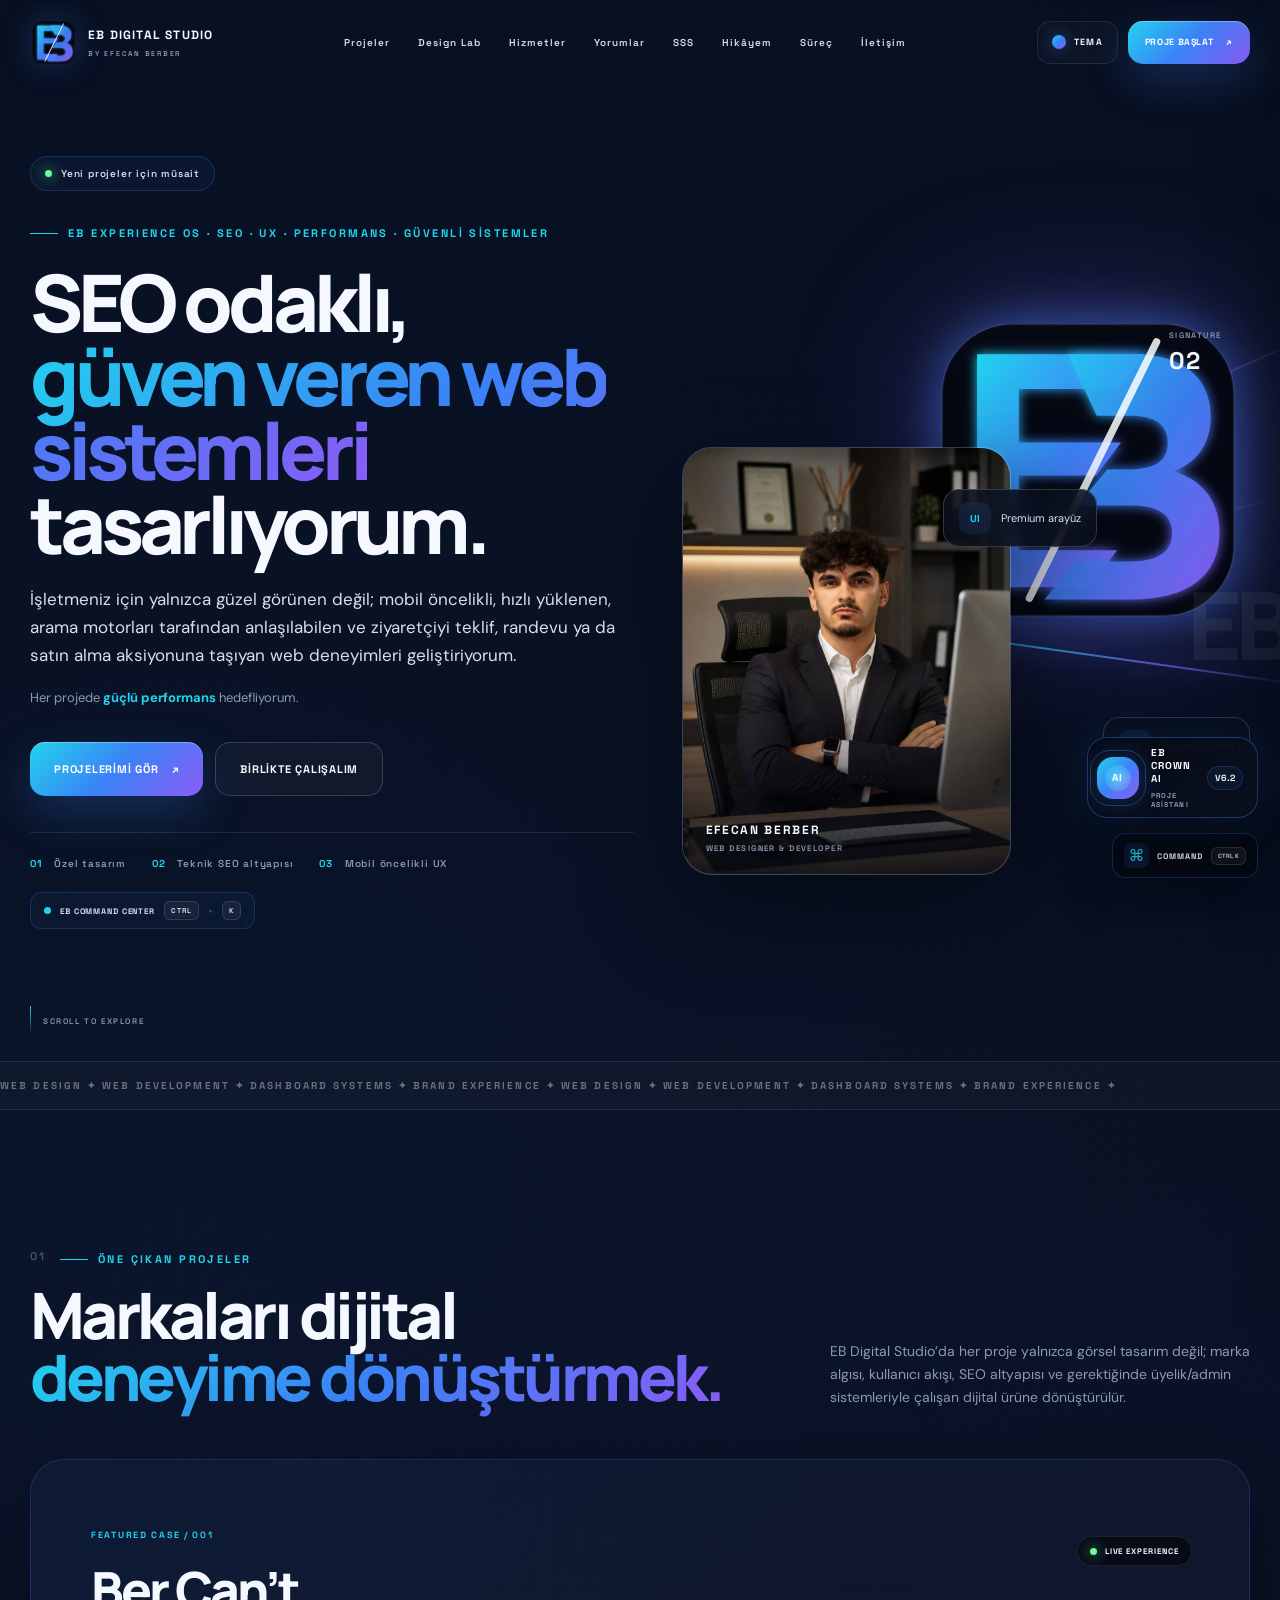
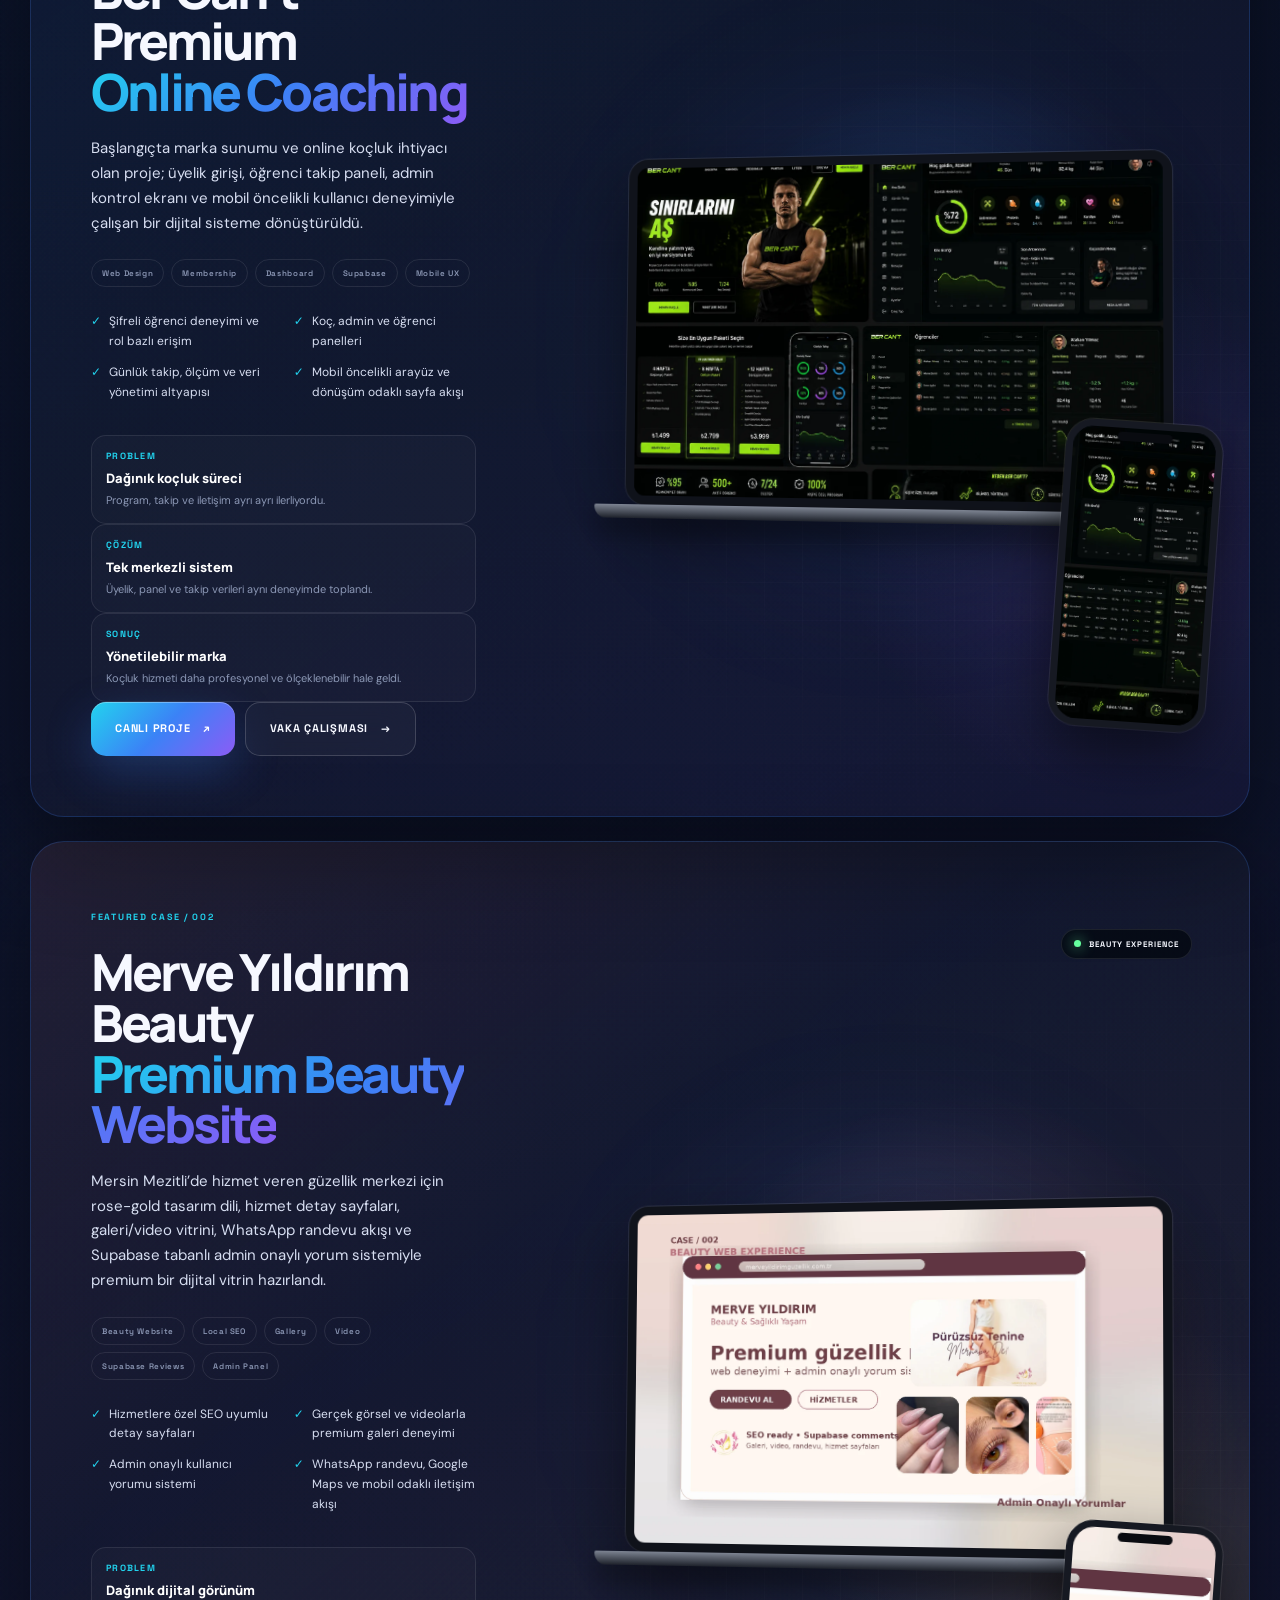
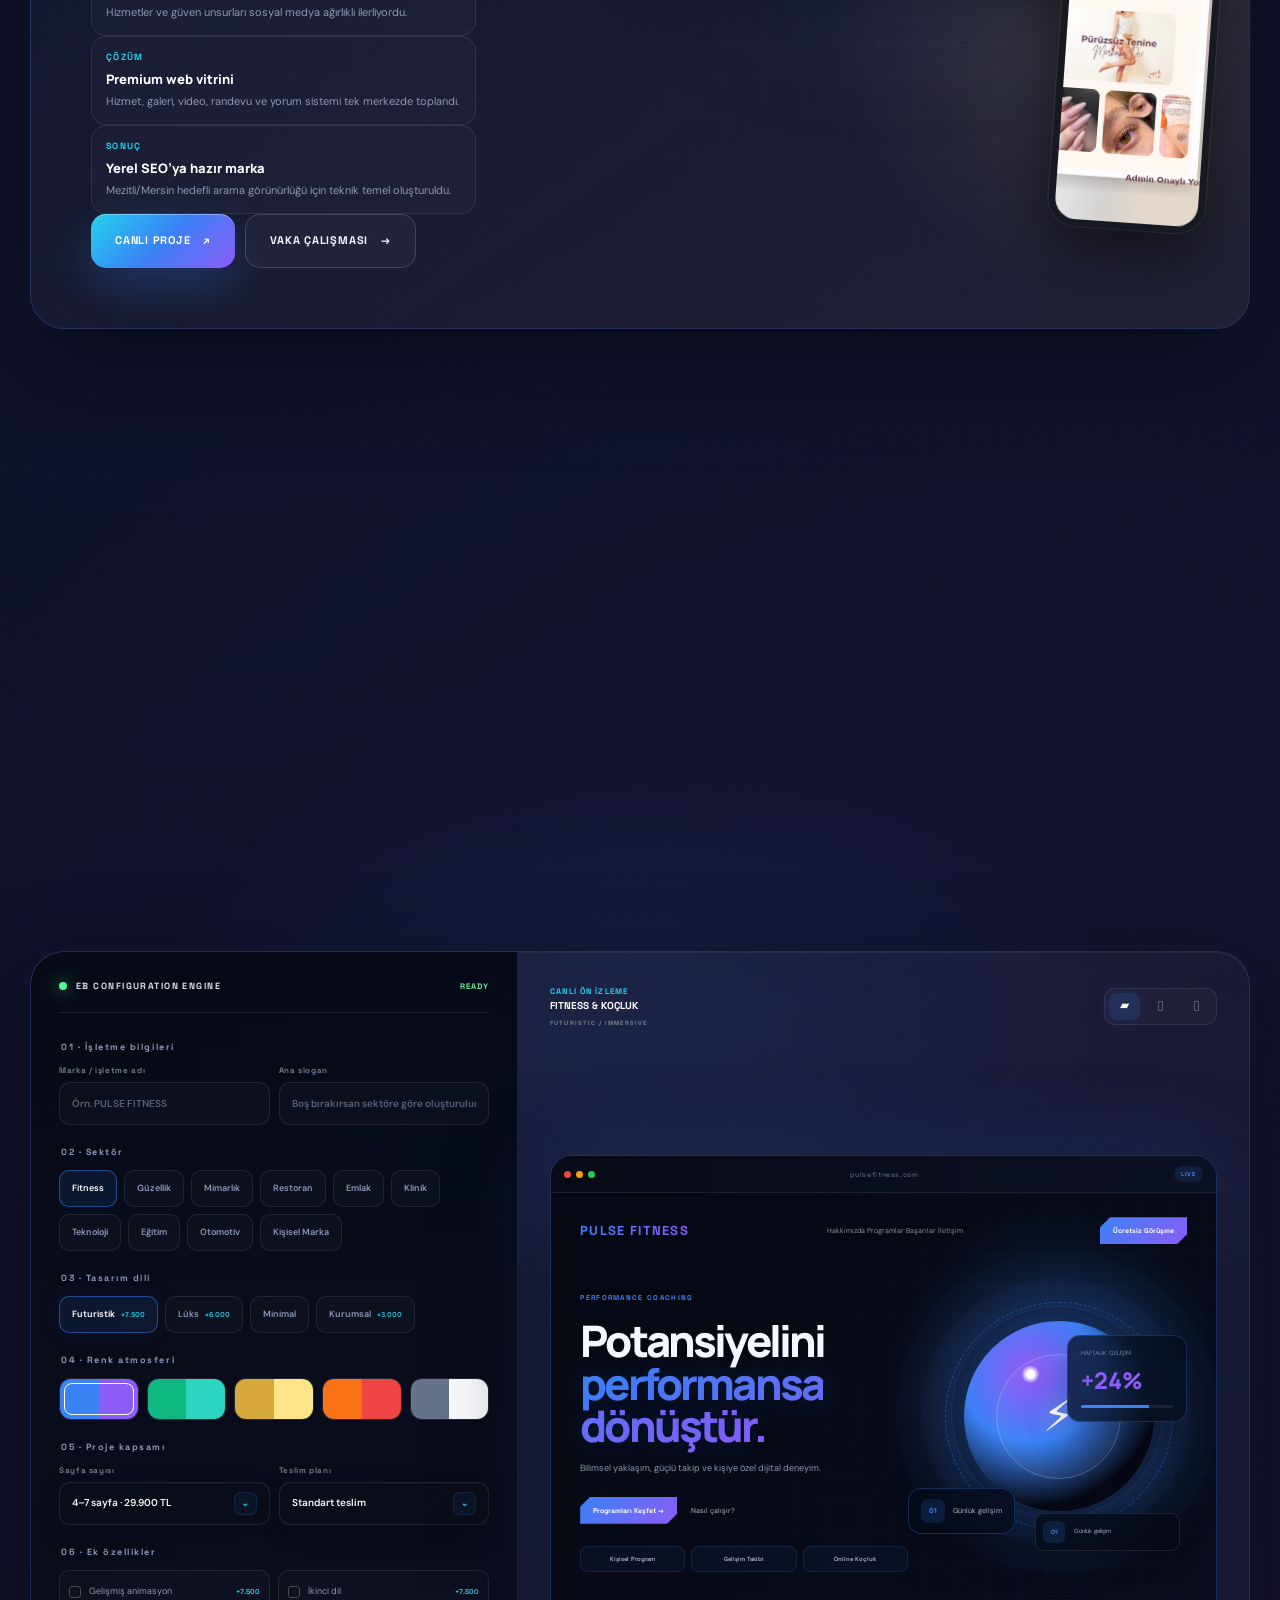
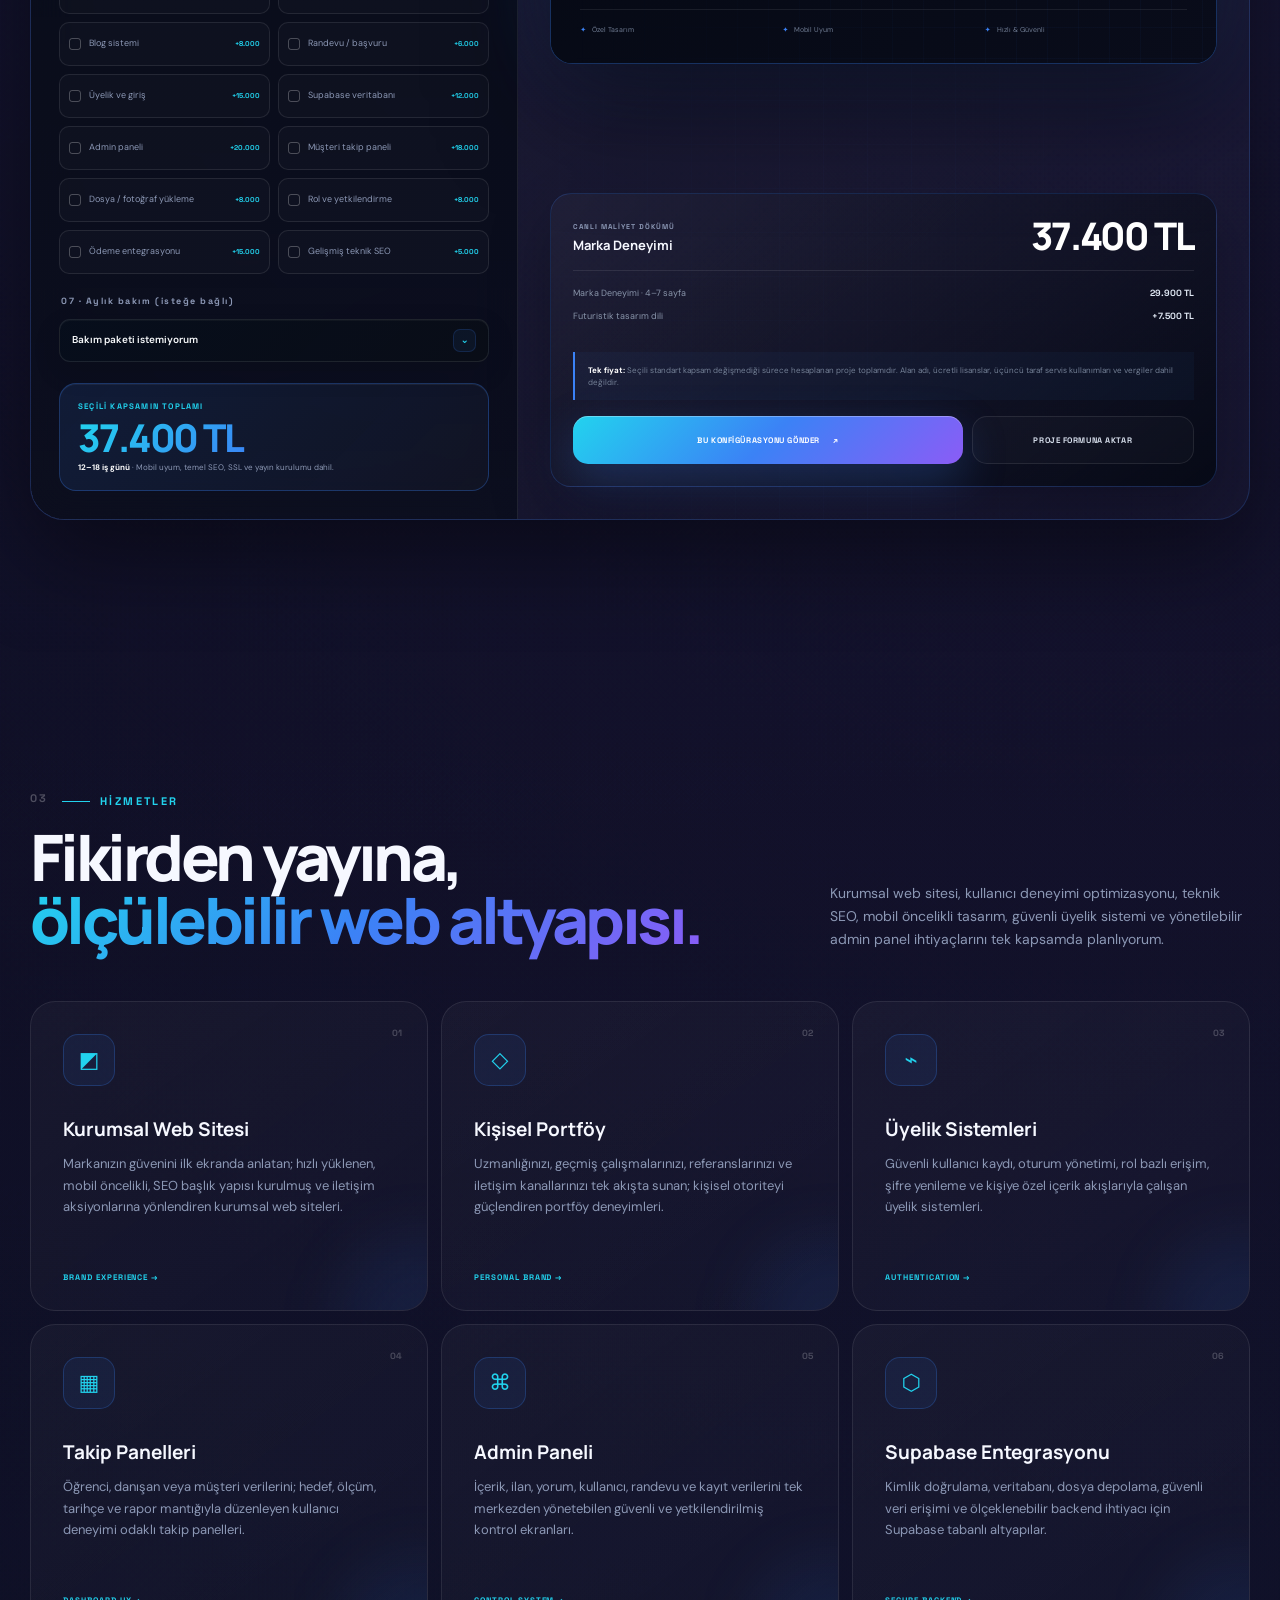
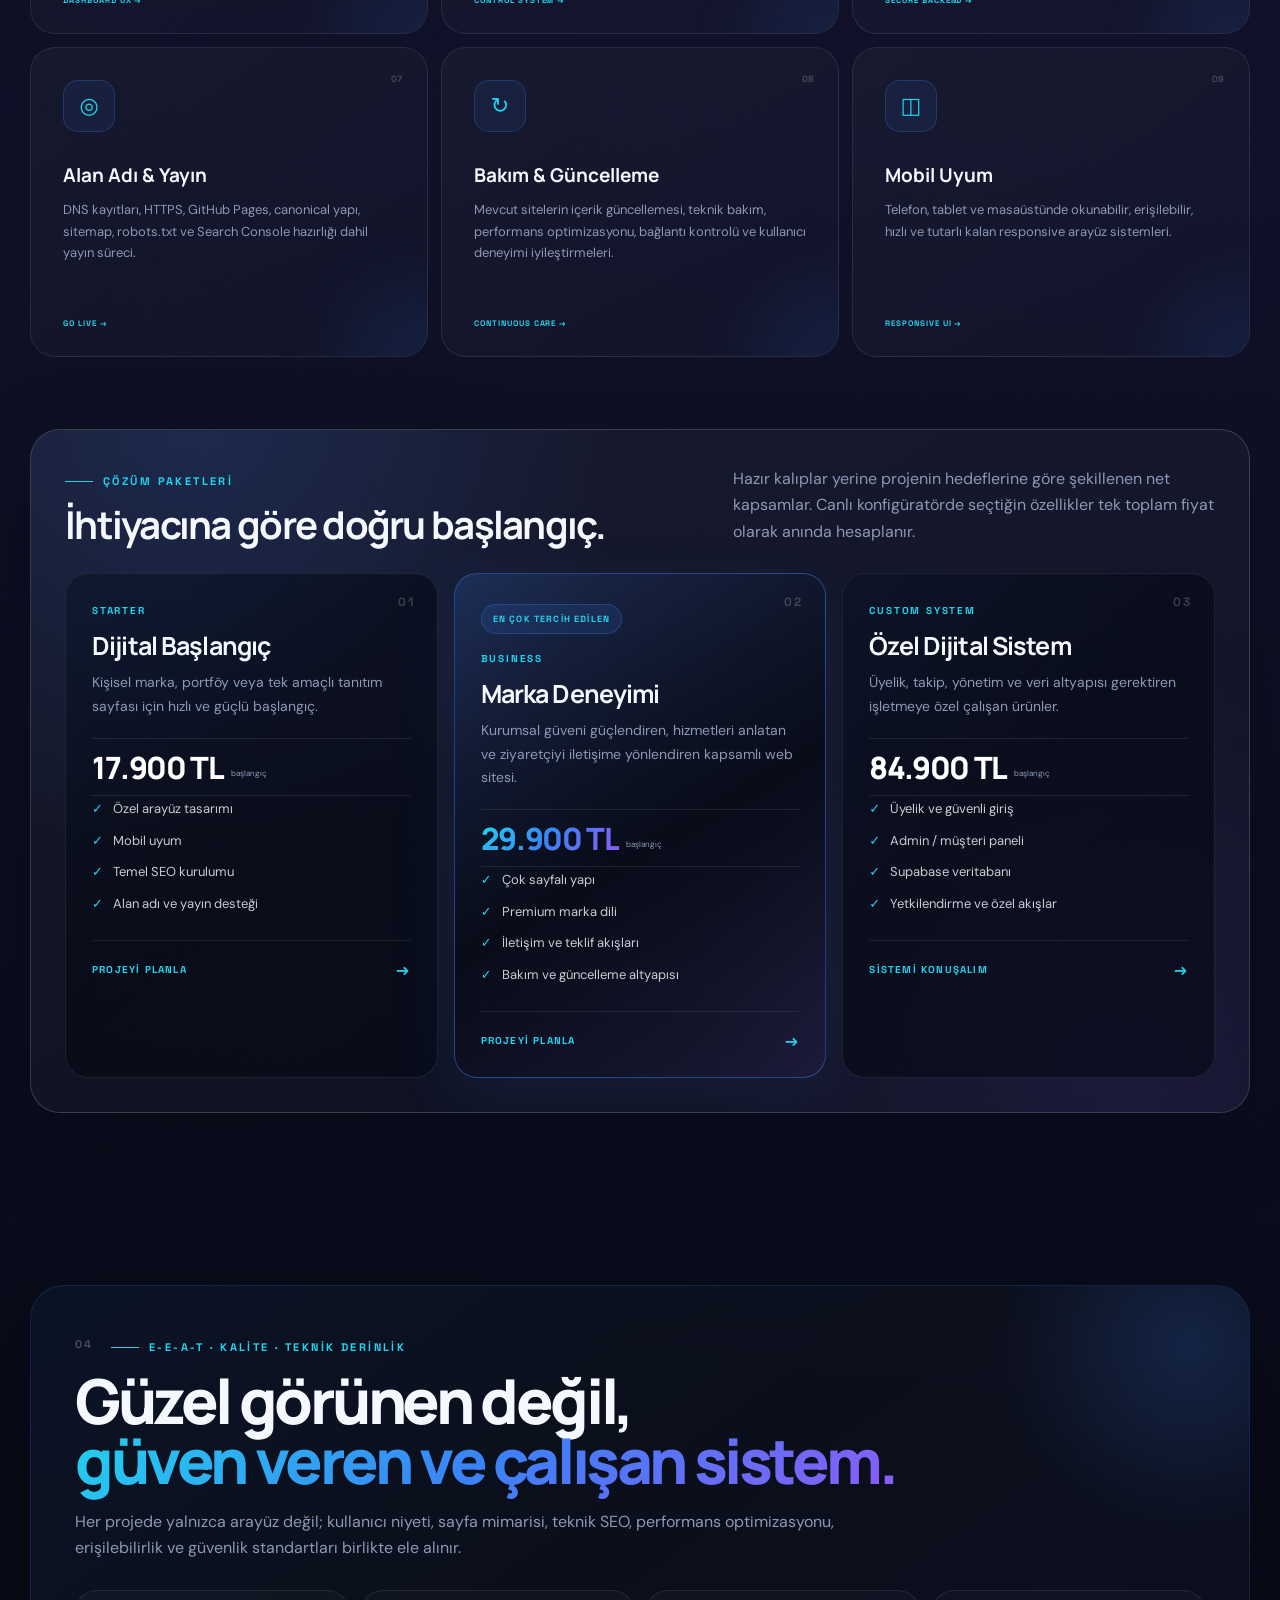
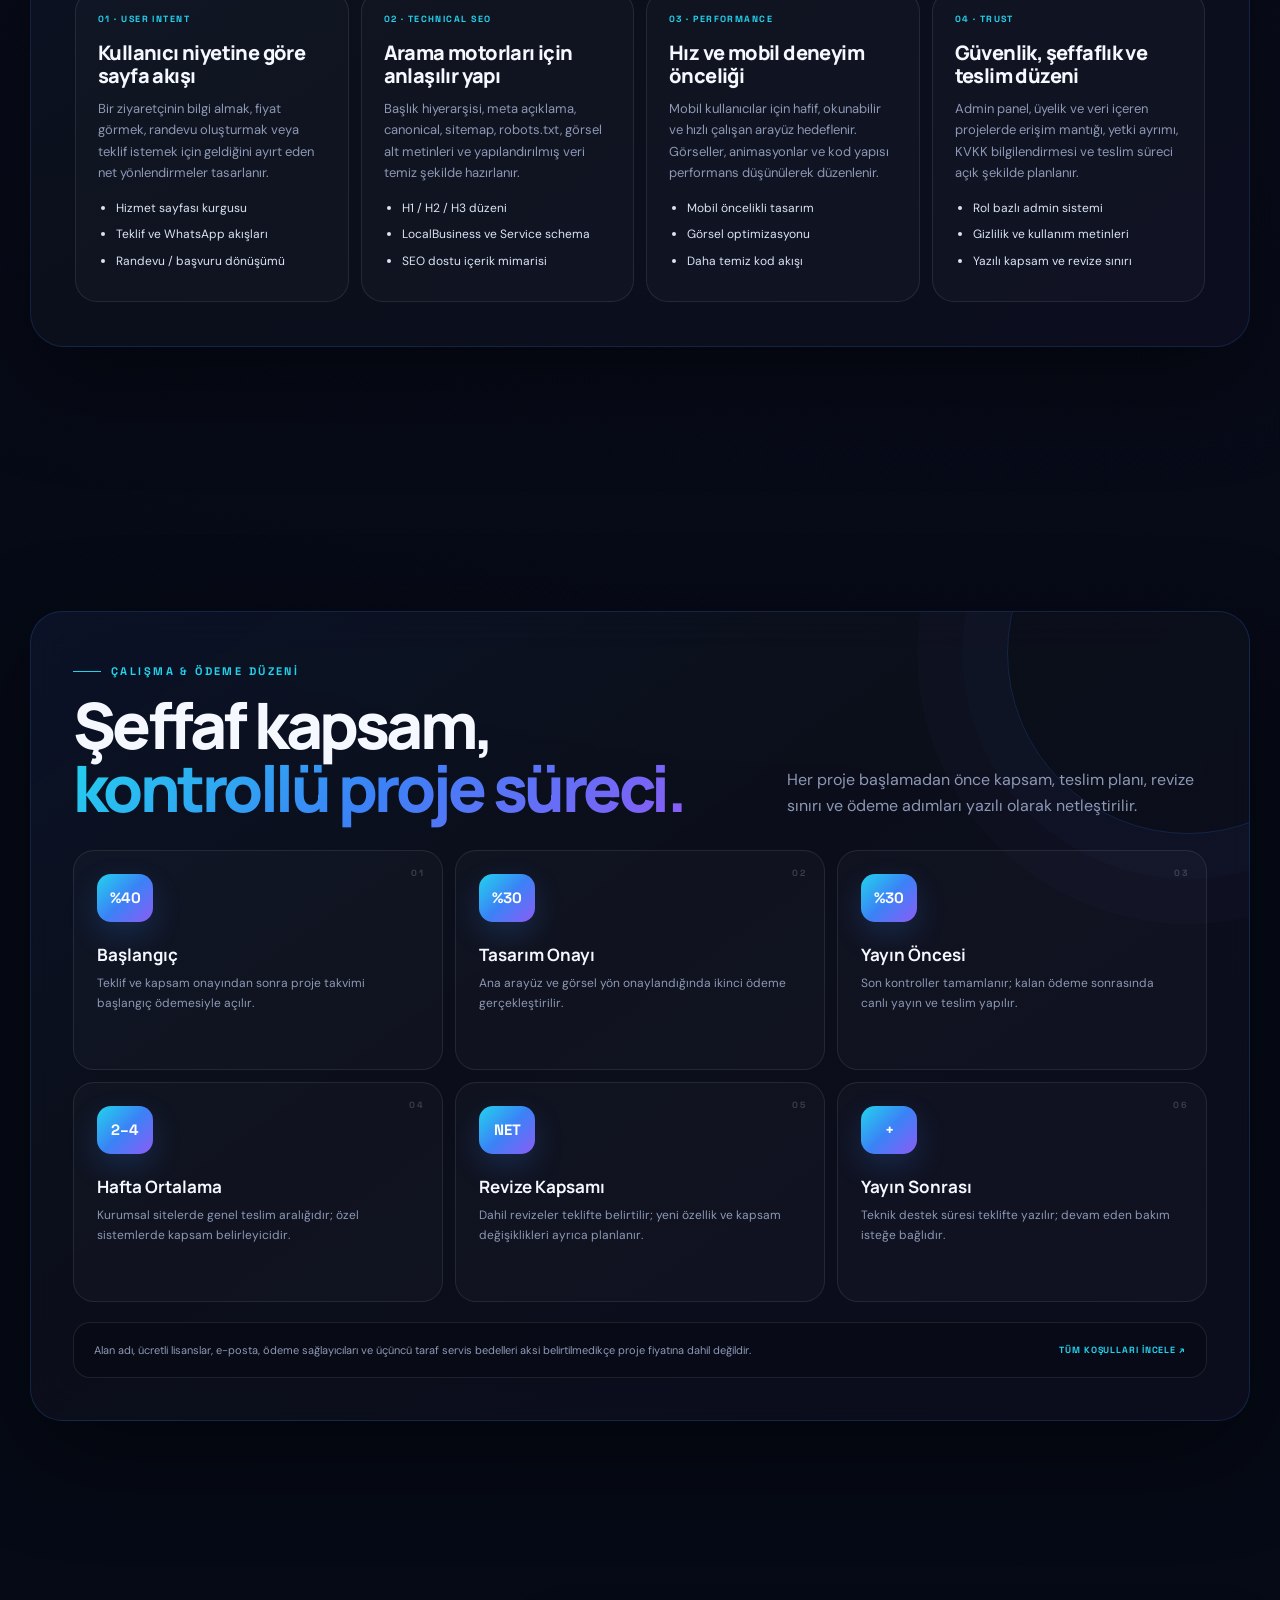
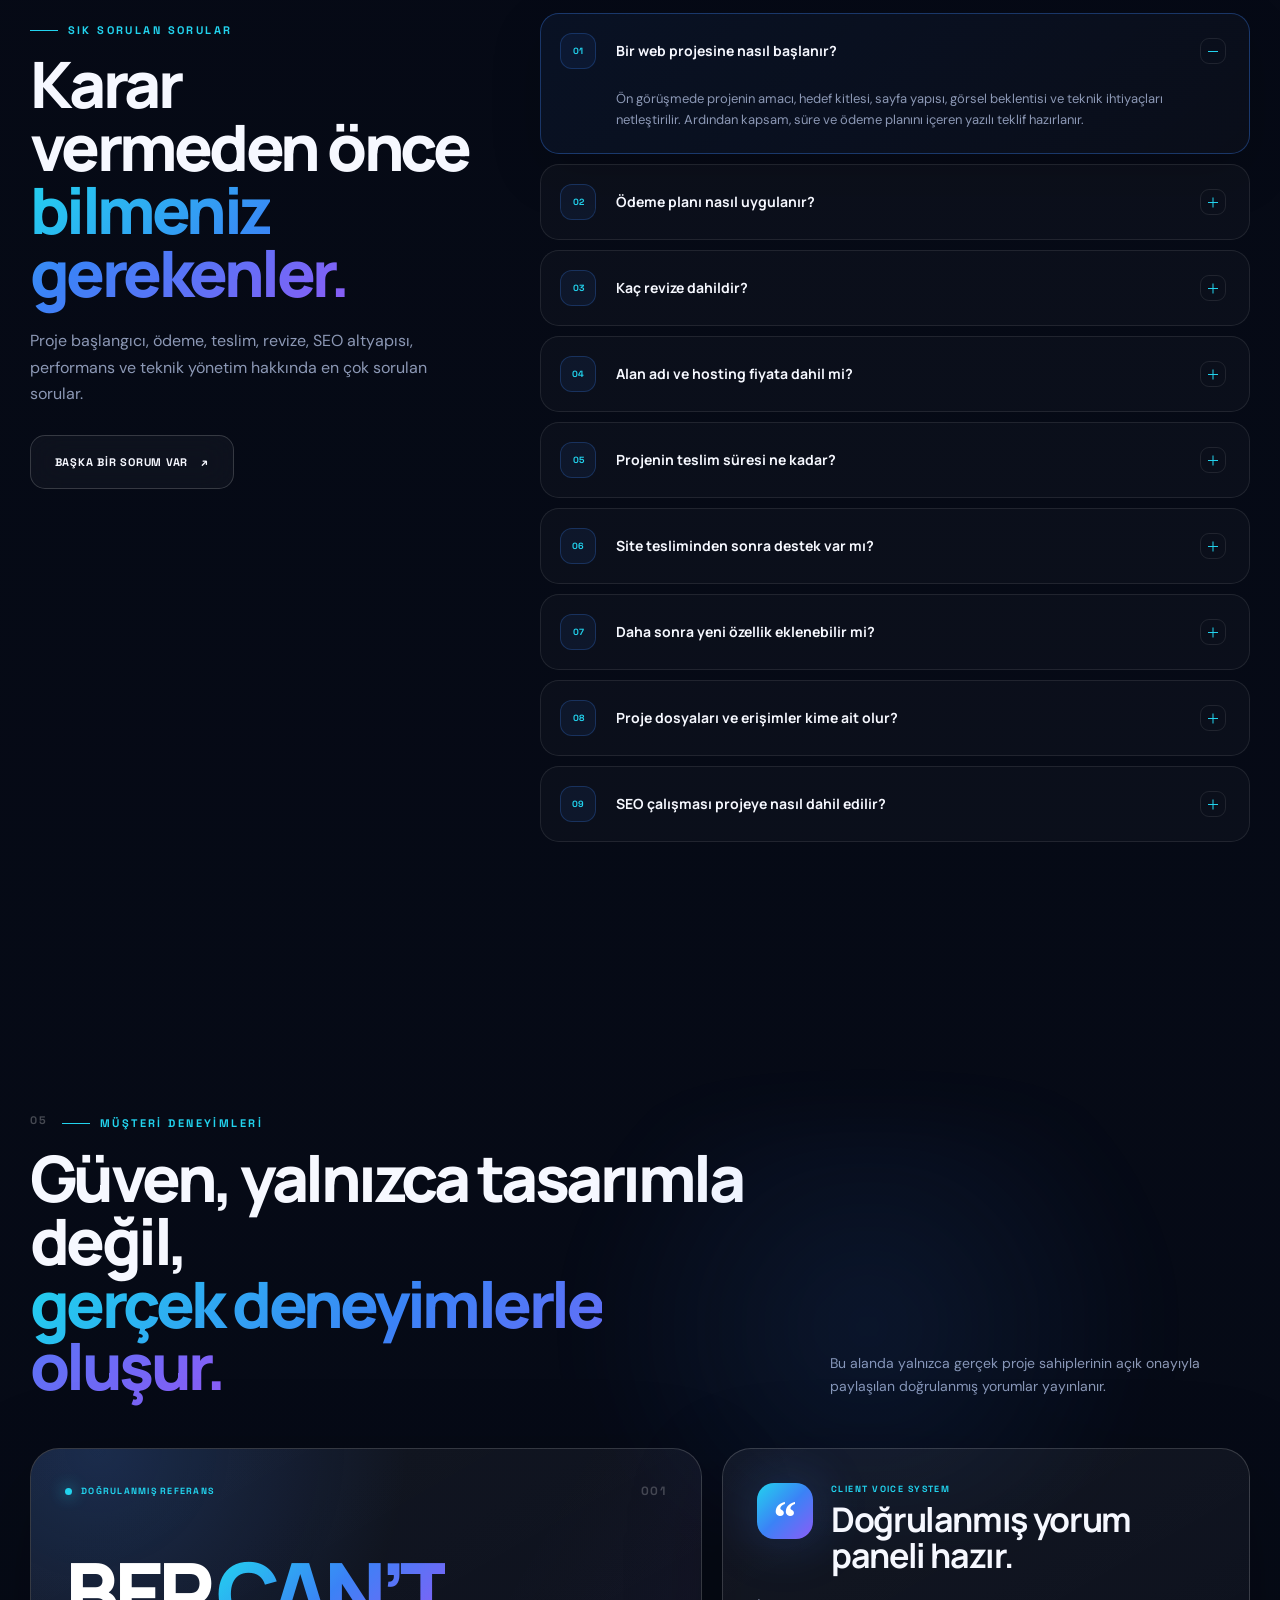
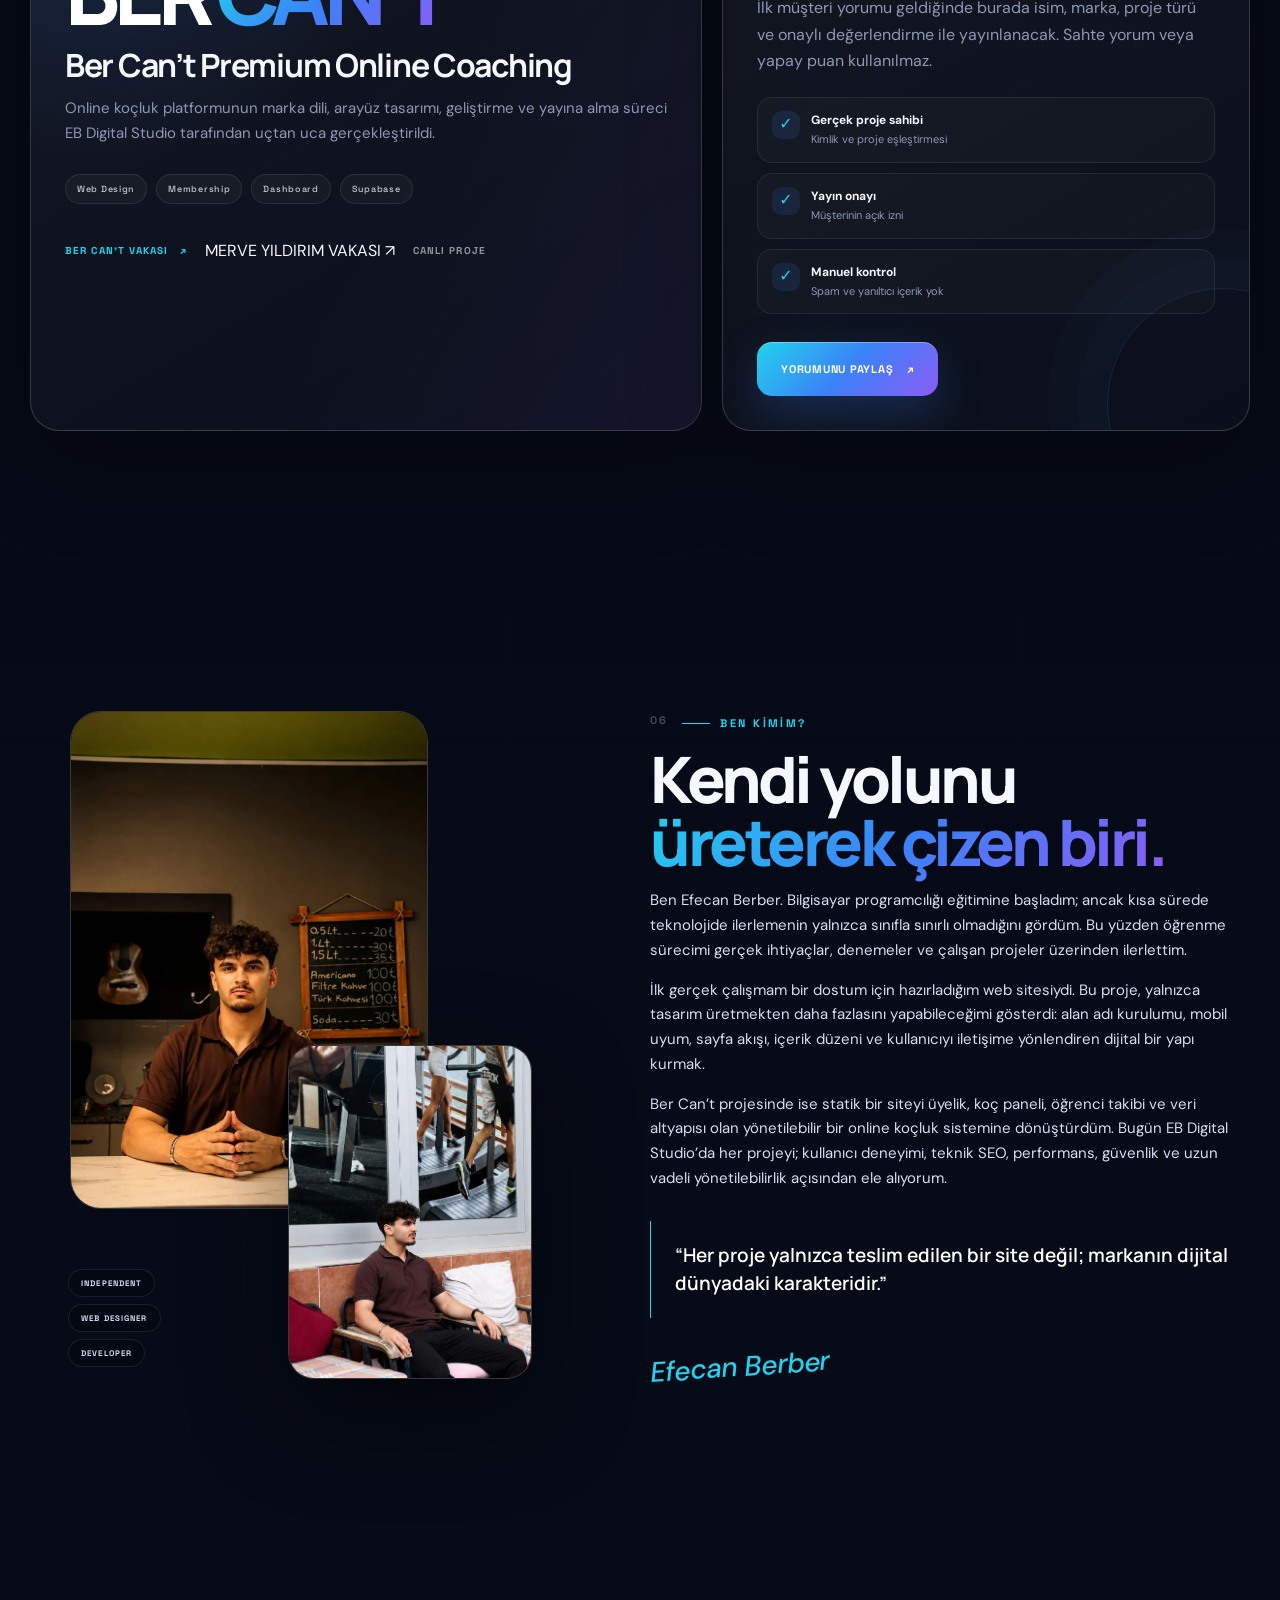
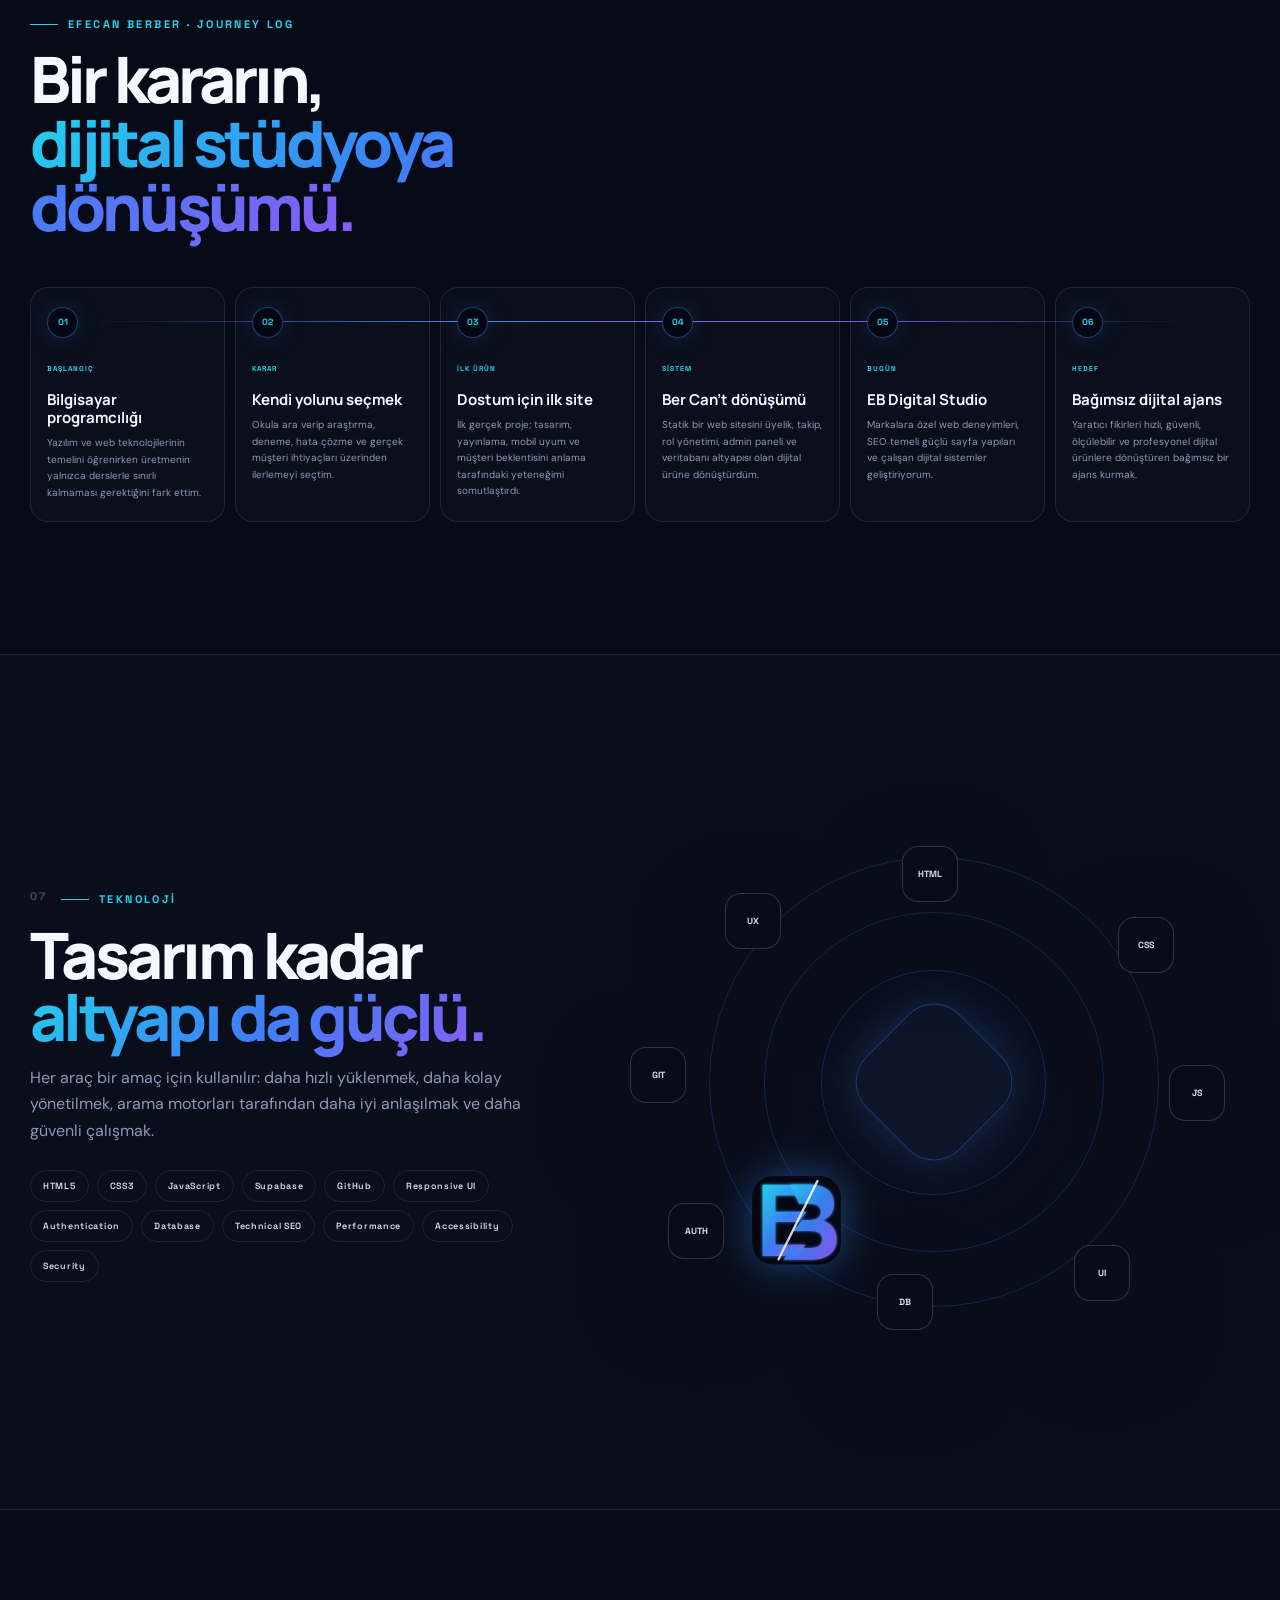
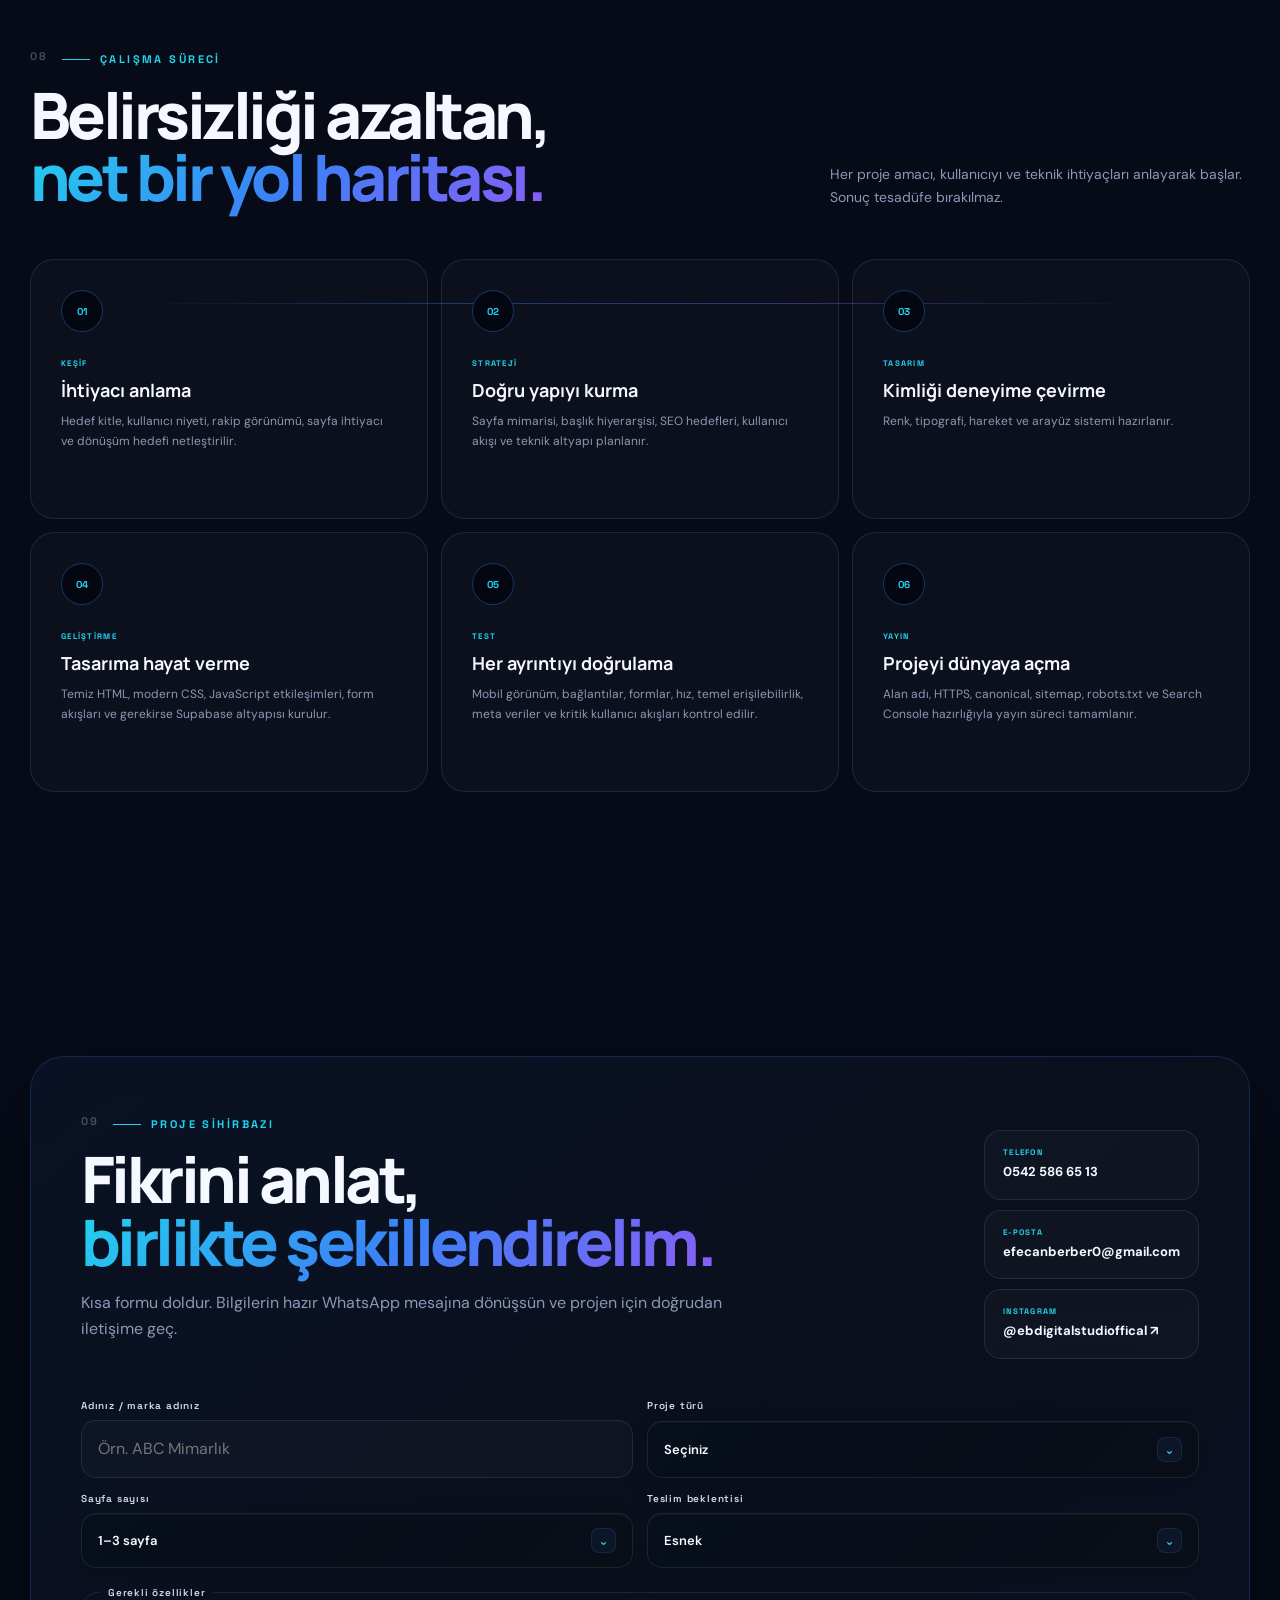
<file: index.html>
<!doctype html>
<html lang="tr" data-theme="ocean" data-motion="full">
<head>
  <meta charset="utf-8">
  <meta http-equiv="X-Content-Type-Options" content="nosniff">
  <meta name="referrer" content="strict-origin-when-cross-origin">
  <meta name="viewport" content="width=device-width,initial-scale=1,viewport-fit=cover">
  <link rel="canonical" href="https://ebdigitalstudio.com.tr/">
  <meta property="og:url" content="https://ebdigitalstudio.com.tr/">
  <meta name="theme-color" content="#050814">
  <title>EB Digital Studio | SEO Odaklı Web Tasarım</title>
  <meta name="description" content="EB Digital Studio, Efecan Berber tarafından kurulan SEO odaklı web tasarım ve yazılım stüdyosudur. Kurumsal web sitesi ve özel dijital sistemler geliştirir.">
  <meta name="robots" content="index,follow,max-image-preview:large">
  <meta property="og:type" content="website">
  <meta property="og:locale" content="tr_TR">
  <meta property="og:site_name" content="EB Digital Studio">
  <meta property="og:title" content="EB Digital Studio | SEO Odaklı Web Tasarım ve Yazılım">
  <meta property="og:description" content="Efecan Berber tarafından geliştirilen SEO odaklı web siteleri, kullanıcı deneyimi tasarımı, admin panelleri, üyelik sistemleri ve işletmelere özel dijital çözümler.">
  <meta property="og:image" content="https://ebdigitalstudio.com.tr/assets/og-image.jpg">
  <meta property="og:image:alt" content="EB Digital Studio — Efecan Berber web tasarım ve yazılım stüdyosu">
  <meta name="twitter:card" content="summary_large_image">
  <meta name="twitter:title" content="EB Digital Studio | SEO Odaklı Web Tasarım ve Yazılım">
  <meta name="twitter:description" content="SEO odaklı web tasarımı, performans optimizasyonu, admin panelleri, üyelik sistemleri ve özel dijital çözümler.">
  <meta name="twitter:image" content="https://ebdigitalstudio.com.tr/assets/og-image.jpg">
  <script type="application/ld+json">
  {
    "@context": "https://schema.org",
    "@graph": [
      {
        "@type": "WebPage",
        "@id": "https://ebdigitalstudio.com.tr/#webpage",
        "url": "https://ebdigitalstudio.com.tr/",
        "name": "EB Digital Studio | SEO Odaklı Web Tasarım",
        "headline": "SEO odaklı, güven veren web sistemleri tasarlıyorum.",
        "description": "EB Digital Studio, Efecan Berber tarafından kurulan SEO odaklı web tasarım ve yazılım stüdyosudur. Kurumsal web sitesi ve özel dijital sistemler geliştirir.",
        "isPartOf": {
          "@id": "https://ebdigitalstudio.com.tr/#website"
        },
        "about": {
          "@id": "https://ebdigitalstudio.com.tr/#organization"
        },
        "primaryImageOfPage": "https://ebdigitalstudio.com.tr/assets/og-image.jpg",
        "inLanguage": "tr-TR"
      },
      {
        "@type": "WebSite",
        "@id": "https://ebdigitalstudio.com.tr/#website",
        "url": "https://ebdigitalstudio.com.tr/",
        "name": "EB Digital Studio",
        "description": "EB Digital Studio, Efecan Berber tarafından kurulan SEO odaklı web tasarım ve yazılım stüdyosudur. Kurumsal web sitesi ve özel dijital sistemler geliştirir.",
        "publisher": {
          "@id": "https://ebdigitalstudio.com.tr/#organization"
        },
        "inLanguage": "tr-TR"
      },
      {
        "@type": "Organization",
        "@id": "https://ebdigitalstudio.com.tr/#organization",
        "name": "EB Digital Studio",
        "alternateName": "Efecan Berber Web Tasarım ve Yazılım",
        "url": "https://ebdigitalstudio.com.tr/",
        "logo": "https://ebdigitalstudio.com.tr/assets/logo-ocean.svg",
        "founder": {
          "@id": "https://ebdigitalstudio.com.tr/#efecan-berber"
        },
        "email": "mailto:efecanberber0@gmail.com",
        "telephone": "+905425866513",
        "sameAs": [
          "https://www.instagram.com/ebdigitalstudioffical/"
        ],
        "knowsAbout": [
          "web tasarım",
          "web yazılım",
          "kullanıcı deneyimi optimizasyonu",
          "arama motoru optimizasyonu",
          "mobil öncelikli tasarım",
          "admin panel geliştirme",
          "Supabase entegrasyonu",
          "performans optimizasyonu",
          "güvenli kimlik doğrulama"
        ]
      },
      {
        "@type": "Person",
        "@id": "https://ebdigitalstudio.com.tr/#efecan-berber",
        "name": "Efecan Berber",
        "url": "https://ebdigitalstudio.com.tr/#about",
        "jobTitle": "Web Designer & Developer",
        "worksFor": {
          "@id": "https://ebdigitalstudio.com.tr/#organization"
        },
        "knowsAbout": [
          "kurumsal web sitesi",
          "UX/UI tasarım",
          "frontend geliştirme",
          "backend entegrasyonu",
          "teknik SEO",
          "veritabanı mimarisi",
          "erişilebilirlik",
          "güvenlik standartları"
        ]
      }
    ]
  }
  </script>

  <script type="application/ld+json">
  {
    "@context":"https://schema.org",
    "@type":"ProfessionalService",
    "@id":"https://ebdigitalstudio.com.tr/#service",
    "name":"EB Digital Studio Web Tasarım ve Yazılım Hizmetleri",
    "url":"https://ebdigitalstudio.com.tr/#services",
    "provider":{"@id":"https://ebdigitalstudio.com.tr/#organization"},
    "areaServed":"Türkiye",
    "serviceType":["Kurumsal web tasarım","SEO odaklı web geliştirme","Admin panel geliştirme","Üyelik sistemi","Supabase entegrasyonu","Kullanıcı deneyimi optimizasyonu"],
    "description":"EB Digital Studio; mobil öncelikli, hızlı, güvenli, SEO temeli kurulmuş ve işletmelerin dönüşüm hedeflerine göre planlanan web siteleri ile dijital sistemler geliştirir."
  }
  </script>

  <script type="application/ld+json">
  {
    "@context":"https://schema.org",
    "@type":"FAQPage",
    "mainEntity":[
      {"@type":"Question","name":"Bir web projesine nasıl başlanır?","acceptedAnswer":{"@type":"Answer","text":"İlk görüşmede projenin hedefi, sayfa yapısı, tasarım beklentisi ve teknik ihtiyaçları netleştirilir. Yazılı teklif ve kapsam onaylandıktan sonra başlangıç ödemesiyle çalışma başlar."}},
      {"@type":"Question","name":"Ödeme planı nasıl uygulanır?","acceptedAnswer":{"@type":"Answer","text":"Standart projelerde ödeme planı yüzde 40 başlangıç, yüzde 30 tasarım onayı ve yüzde 30 yayın öncesi şeklindedir. Projeye özel farklı bir plan varsa yazılı teklifte belirtilir."}},
      {"@type":"Question","name":"Kaç revize dahildir?","acceptedAnswer":{"@type":"Answer","text":"Revize sayısı ve kapsamı proje teklifinde açıkça belirtilir. Kapsam dışı yeni sayfa, özellik veya yön değişiklikleri ayrıca fiyatlandırılır."}},
      {"@type":"Question","name":"Alan adı, hosting ve üçüncü taraf servis ücretleri fiyata dahil mi?","acceptedAnswer":{"@type":"Answer","text":"Aksi yazılı olarak belirtilmedikçe alan adı, ücretli hosting, lisans, e-posta, ödeme kuruluşu ve üçüncü taraf servis bedelleri müşteriye aittir. GitHub Pages gibi ücretsiz altyapılar uygun projelerde kullanılabilir."}},
      {"@type":"Question","name":"Ortalama teslim süresi nedir?","acceptedAnswer":{"@type":"Answer","text":"Kurumsal web projeleri çoğunlukla 2–4 hafta içinde tamamlanır. Üyelik, veritabanı, admin paneli ve takip sistemi içeren projelerde süre teknik kapsama göre uzar."}},
      {"@type":"Question","name":"Site teslim edildikten sonra destek veriliyor mu?","acceptedAnswer":{"@type":"Answer","text":"Teklifte belirtilen yayın sonrası destek süresi boyunca teknik kontroller sağlanır. Devam eden bakım ve içerik güncellemeleri aylık bakım paketiyle sürdürülebilir."}},
      {"@type":"Question","name":"Sonradan yeni özellik eklenebilir mi?","acceptedAnswer":{"@type":"Answer","text":"Evet. Mevcut altyapı uygun olduğu sürece yeni sayfalar, formlar, üyelik, veritabanı, admin paneli ve diğer özellikler ayrı kapsam olarak eklenebilir."}},
      {"@type":"Question","name":"Site dosyaları ve erişimler kime ait olur?","acceptedAnswer":{"@type":"Answer","text":"Tam ödeme tamamlandıktan sonra sözleşmede belirtilen proje dosyaları ve müşteri adına açılan alan adı veya servis erişimleri müşteriye teslim edilir. Üçüncü taraf lisans koşulları ayrıca geçerlidir."}}
    ]
  }
  </script>
  <link rel="icon" href="/favicon.ico" sizes="any">
  <link rel="icon" href="assets/favicon.svg" type="image/svg+xml" sizes="any">
  <link rel="apple-touch-icon" sizes="180x180" href="assets/apple-touch-icon.png">
  <link rel="manifest" href="manifest.webmanifest">
  <link rel="preconnect" href="https://fonts.googleapis.com">
  <link rel="preconnect" href="https://fonts.gstatic.com" crossorigin>
  <link href="https://fonts.googleapis.com/css2?family=DM+Sans:wght@400;500;600;700&family=Manrope:wght@500;600;700;800&family=Space+Grotesk:wght@500;600;700&display=swap" rel="stylesheet">
  <script>try{document.documentElement.dataset.motion=localStorage.getItem('eb-motion')||'full'}catch(e){document.documentElement.dataset.motion='full'};document.documentElement.classList.add('js')</script>
  <link rel="stylesheet" href="css/style.css?v=6.6">
  <link rel="stylesheet" href="css/experience.css?v=6.6">
  <link rel="stylesheet" href="css/ai-assistant.css?v=6.3">
</head>
<body>
  <div id="top" class="top-anchor" aria-hidden="true"></div>
  <a class="skip-link" href="#content">İçeriğe geç</a>
  <div class="noise" aria-hidden="true"></div>
  <canvas id="particleCanvas" aria-hidden="true"></canvas>
  <div class="ambient ambient-a" aria-hidden="true"></div>
  <div class="ambient ambient-b" aria-hidden="true"></div>
  <div class="scroll-progress" aria-hidden="true"><span></span></div>

  <div class="intro" id="intro" aria-hidden="true">
    <div class="intro-grid"></div>
    <div class="intro-core">
      <img src="assets/logo-ocean.svg" data-theme-logo alt="EB Digital Studio logo" class="intro-logo" width="520" height="520" decoding="async">
      <p>EB DIGITAL STUDIO</p>
      <div class="intro-line"><span></span></div>
      <small>CRAFTING DIGITAL SIGNATURES</small>
    </div>
  </div>

  <div class="cursor-dot" aria-hidden="true"></div>
  <div class="cursor-ring" aria-hidden="true"><span></span></div>

  <header class="site-header">
    <div class="container nav-shell">
      <a class="brand magnetic" href="#top" aria-label="EB Digital Studio ana sayfa">
        <img class="brand-mark" src="assets/logo-ocean.svg" data-theme-logo alt="EB Digital Studio logo" width="520" height="520" decoding="async">
        <span><strong>EB DIGITAL STUDIO</strong><small>BY EFECAN BERBER</small></span>
      </a>
      <nav class="desktop-nav" aria-label="Ana menü">
        <a href="#work">Projeler</a><a href="#lab">Design Lab</a><a href="#services">Hizmetler</a><a href="#reviews">Yorumlar</a><a href="#faq">SSS</a><a href="#about">Hikâyem</a><a href="#process">Süreç</a><a href="#contact">İletişim</a>
      </nav>
      <div class="nav-actions">
        <button class="theme-trigger magnetic" type="button" data-theme-open aria-expanded="false"><span class="theme-orb"></span><span>TEMA</span></button>
        <a class="button button-primary nav-cta magnetic" href="#contact">PROJE BAŞLAT <span>↗</span></a>
        <button class="menu-toggle" type="button" aria-label="Menüyü aç" aria-expanded="false"><span></span><span></span></button>
      </div>
    </div>
  </header>

  <nav class="mobile-menu" id="mobileMenu" aria-hidden="true">
    <a href="#work">Projeler</a><a href="#lab">Design Lab</a><a href="#services">Hizmetler</a><a href="#reviews">Yorumlar</a><a href="#faq">SSS</a><a href="#about">Hikâyem</a><a href="#process">Süreç</a><a href="#contact">İletişim</a>
    <button type="button" data-theme-open><span class="theme-orb"></span> Temayı değiştir</button>
  </nav>

  <aside class="theme-panel" aria-hidden="true" aria-label="Renk teması seçimi">
    <div class="theme-panel-head"><div><span class="eyebrow">SIGNATURE THEMES</span><h2>Atmosferini seç.</h2></div><button class="icon-button" type="button" data-theme-close aria-label="Tema panelini kapat">×</button></div>
    <p>Renk seçimi; ışıkları, logoyu, butonları, imleci ve arka plan atmosferini birlikte değiştirir.</p>
    <div class="theme-grid">
      <button class="theme-option" type="button" data-theme-value="ocean"><span class="swatches ocean"><i></i><i></i><i></i></span><span><strong>Ocean Blue</strong><small>Güven · Teknoloji</small></span><b>01</b></button>
      <button class="theme-option" type="button" data-theme-value="nebula"><span class="swatches nebula"><i></i><i></i><i></i></span><span><strong>Purple Nebula</strong><small>Yaratıcılık · Cesaret</small></span><b>02</b></button>
      <button class="theme-option" type="button" data-theme-value="emerald"><span class="swatches emerald"><i></i><i></i><i></i></span><span><strong>Emerald Tech</strong><small>Denge · Modernlik</small></span><b>03</b></button>
      <button class="theme-option" type="button" data-theme-value="sunset"><span class="swatches sunset"><i></i><i></i><i></i></span><span><strong>Sunset Fire</strong><small>Enerji · Etki</small></span><b>04</b></button>
      <button class="theme-option" type="button" data-theme-value="gold"><span class="swatches gold"><i></i><i></i><i></i></span><span><strong>Gold Elegance</strong><small>Prestij · Lüks</small></span><b>05</b></button>
      <button class="theme-option" type="button" data-theme-value="silver"><span class="swatches silver"><i></i><i></i><i></i></span><span><strong>Silver Minimal</strong><small>Sadelik · Netlik</small></span><b>06</b></button>
    </div>
    <section class="motion-settings" aria-labelledby="motionTitle">
      <div class="motion-heading"><div><span class="eyebrow">MOTION ENGINE</span><h3 id="motionTitle">Animasyon modu</h3></div><span class="motion-status" data-motion-status>TAM</span></div>
      <p>Bu cihazda animasyon görünmüyorsa <strong>Tam</strong> modunu seç. Tercihin bu cihazda saklanır.</p>
      <div class="motion-options" role="group" aria-label="Animasyon modu seçimi">
        <button type="button" data-motion-value="full"><b>Tam</b><small>Sinematik deneyim</small></button>
        <button type="button" data-motion-value="system"><b>Sistem</b><small>Cihaz ayarını izle</small></button>
        <button type="button" data-motion-value="reduced"><b>Azaltılmış</b><small>Daha sakin görünüm</small></button>
      </div>
    </section>
    <button class="button button-secondary theme-reset" type="button">Varsayılan temaya dön</button>
  </aside>
  <div class="panel-backdrop" data-theme-close></div>

  <main id="content">
    <section class="hero section-pad">
      <div class="container hero-grid">
        <div class="hero-copy reveal">
          <div class="status-pill"><i></i> Yeni projeler için müsait</div>
          <span class="eyebrow">EB EXPERIENCE OS · SEO · UX · PERFORMANS · GÜVENLİ SİSTEMLER</span>
          <h1>SEO odaklı,<br><span class="gradient-text">güven veren web sistemleri</span><br>tasarlıyorum.</h1>
          <p>İşletmeniz için yalnızca güzel görünen değil; mobil öncelikli, hızlı yüklenen, arama motorları tarafından anlaşılabilen ve ziyaretçiyi teklif, randevu ya da satın alma aksiyonuna taşıyan web deneyimleri geliştiriyorum.</p>
          <div class="rotating-line">Her projede <strong data-rotate-word>kusursuz detay</strong> hedefliyorum.</div>
          <div class="hero-actions"><a class="button button-primary magnetic" href="#work">PROJELERİMİ GÖR <span>↗</span></a><a class="button button-secondary magnetic" href="#contact">BİRLİKTE ÇALIŞALIM</a></div>
          <div class="hero-proof"><span><b>01</b> Özel tasarım</span><span><b>02</b> Teknik SEO altyapısı</span><span><b>03</b> Mobil öncelikli UX</span></div>
          <button class="os-hint" type="button" data-command-open aria-label="Komut merkezini aç">
            <span class="os-pulse"></span><strong>EB COMMAND CENTER</strong><kbd>CTRL</kbd><i>+</i><kbd>K</kbd>
          </button>
        </div>

        <div class="hero-stage reveal" data-delay="110">
          <div class="beam beam-one"></div><div class="beam beam-two"></div><div class="beam beam-three"></div>
          <div class="signature-mark" data-tilt>
            <div class="signature-glow"></div>
            <img src="assets/logo-ocean.svg" data-theme-logo alt="EB Digital Studio monogramı" width="520" height="520" decoding="async">
            <span>EB</span>
          </div>
          <div class="portrait-shell" data-tilt>
            <div class="portrait-frame"><img src="assets/portrait-hero.webp" alt="Efecan Berber, EB Digital Studio kurucusu" width="1122" height="1402" fetchpriority="high" decoding="async"></div>
            <div class="portrait-label"><strong>EFECAN BERBER</strong><small>WEB DESIGNER & DEVELOPER</small></div>
          </div>
          <div class="float-chip chip-a"><b>UI</b><span>Premium arayüz</span></div>
          <div class="float-chip chip-b"><b>DB</b><span>Güvenli sistem</span></div>
          <div class="edition-badge">SIGNATURE<br><strong>02</strong></div>
        </div>
      </div>
      <div class="container scroll-cue"><span></span> SCROLL TO EXPLORE</div>
    </section>

    <div class="marquee" aria-hidden="true"><div>WEB DESIGN ✦ WEB DEVELOPMENT ✦ DASHBOARD SYSTEMS ✦ BRAND EXPERIENCE ✦ WEB DESIGN ✦ WEB DEVELOPMENT ✦ DASHBOARD SYSTEMS ✦ BRAND EXPERIENCE ✦</div></div>

    <section class="section-pad project-section" id="work">
      <div class="container">
        <div class="section-heading reveal"><div><span class="section-no">01</span><span class="eyebrow">ÖNE ÇIKAN PROJELER</span><h2>Markaları dijital<br><span class="gradient-text">deneyime dönüştürmek.</span></h2></div><p>EB Digital Studio’da her proje yalnızca görsel tasarım değil; marka algısı, kullanıcı akışı, SEO altyapısı ve gerektiğinde üyelik/admin sistemleriyle çalışan dijital ürüne dönüştürülür.</p></div>
        <article class="featured-project tilt-card reveal" data-tilt>
          <div class="project-copy">
            <span class="project-kicker">FEATURED CASE / 001</span>
            <h3>Ber Can’t Premium<br><span class="gradient-text">Online Coaching</span></h3>
            <p>Başlangıçta marka sunumu ve online koçluk ihtiyacı olan proje; üyelik girişi, öğrenci takip paneli, admin kontrol ekranı ve mobil öncelikli kullanıcı deneyimiyle çalışan bir dijital sisteme dönüştürüldü.</p>
            <div class="tag-list"><span>Web Design</span><span>Membership</span><span>Dashboard</span><span>Supabase</span><span>Mobile UX</span></div>
            <ul class="project-points"><li>Şifreli öğrenci deneyimi ve rol bazlı erişim</li><li>Koç, admin ve öğrenci panelleri</li><li>Günlük takip, ölçüm ve veri yönetimi altyapısı</li><li>Mobil öncelikli arayüz ve dönüşüm odaklı sayfa akışı</li></ul><div class="case-proof-grid"><article><small>Problem</small><strong>Dağınık koçluk süreci</strong><p>Program, takip ve iletişim ayrı ayrı ilerliyordu.</p></article><article><small>Çözüm</small><strong>Tek merkezli sistem</strong><p>Üyelik, panel ve takip verileri aynı deneyimde toplandı.</p></article><article><small>Sonuç</small><strong>Yönetilebilir marka</strong><p>Koçluk hizmeti daha profesyonel ve ölçeklenebilir hale geldi.</p></article></div>
            <div class="project-actions"><a class="button button-primary magnetic" href="https://bercant.com.tr" target="_blank" rel="nofollow noopener noreferrer external" title="Ber Can’t canlı web projesini yeni sekmede aç">CANLI PROJE <span>↗</span></a><a class="button button-secondary magnetic" href="case-study-bercant.html" title="Ber Can’t Fitness web tasarım vaka çalışmasını incele">VAKA ÇALIŞMASI <span>→</span></a></div>
          </div>
          <div class="device-scene">
            <div class="device-glow"></div>
            <div class="laptop"><div class="laptop-screen"><img src="assets/bercant-project.webp" alt="Ber Can’t proje ön izlemesi" width="1536" height="1024" loading="lazy" decoding="async"></div><div class="laptop-base"></div></div>
            <div class="phone"><div class="phone-notch"></div><img src="assets/bercant-project.webp" alt="Ber Can’t mobil görünüm ön izlemesi" width="1536" height="1024" loading="lazy" decoding="async"></div>
            <span class="live-badge"><i></i> LIVE EXPERIENCE</span>
          </div>
        </article>

        <article class="featured-project tilt-card reveal project-case-002" data-tilt>
          <div class="project-copy">
            <span class="project-kicker">FEATURED CASE / 002</span>
            <h3>Merve Yıldırım Beauty<br><span class="gradient-text">Premium Beauty Website</span></h3>
            <p>Mersin Mezitli’de hizmet veren güzellik merkezi için rose-gold tasarım dili, hizmet detay sayfaları, galeri/video vitrini, WhatsApp randevu akışı ve Supabase tabanlı admin onaylı yorum sistemiyle premium bir dijital vitrin hazırlandı.</p>
            <div class="tag-list"><span>Beauty Website</span><span>Local SEO</span><span>Gallery</span><span>Video</span><span>Supabase Reviews</span><span>Admin Panel</span></div>
            <ul class="project-points"><li>Hizmetlere özel SEO uyumlu detay sayfaları</li><li>Gerçek görsel ve videolarla premium galeri deneyimi</li><li>Admin onaylı kullanıcı yorumu sistemi</li><li>WhatsApp randevu, Google Maps ve mobil odaklı iletişim akışı</li></ul>
            <div class="case-proof-grid"><article><small>Problem</small><strong>Dağınık dijital görünüm</strong><p>Hizmetler ve güven unsurları sosyal medya ağırlıklı ilerliyordu.</p></article><article><small>Çözüm</small><strong>Premium web vitrini</strong><p>Hizmet, galeri, video, randevu ve yorum sistemi tek merkezde toplandı.</p></article><article><small>Sonuç</small><strong>Yerel SEO’ya hazır marka</strong><p>Mezitli/Mersin hedefli arama görünürlüğü için teknik temel oluşturuldu.</p></article></div>
            <div class="project-actions"><a class="button button-primary magnetic" href="https://merveyildirimguzellik.com.tr" target="_blank" rel="nofollow noopener noreferrer external" title="Merve Yıldırım Beauty canlı web projesini yeni sekmede aç">CANLI PROJE <span>↗</span></a><a class="button button-secondary magnetic" href="case-study-merve-yildirim.html" title="Merve Yıldırım Beauty web tasarım vaka çalışmasını incele">VAKA ÇALIŞMASI <span>→</span></a></div>
          </div>
          <div class="device-scene">
            <div class="device-glow"></div>
            <div class="laptop"><div class="laptop-screen"><img src="assets/merve-yildirim-project.webp" alt="Merve Yıldırım Beauty proje ön izlemesi" width="1536" height="1024" loading="lazy" decoding="async"></div><div class="laptop-base"></div></div>
            <div class="phone"><div class="phone-notch"></div><img src="assets/merve-yildirim-project.webp" alt="Merve Yıldırım Beauty mobil görünüm ön izlemesi" width="1536" height="1024" loading="lazy" decoding="async"></div>
            <span class="live-badge"><i></i> BEAUTY EXPERIENCE</span>
          </div>
        </article>
        <div class="project-strip reveal">
          <div><span>03 / NEXT</span><strong>Site yönetim portalı</strong><small>Üyelik, admin paneli ve yönetim sistemleri için yeni vaka çalışmaları eklenecek.</small></div>
          <div><span>LAB / 01</span><strong>Özel sistem konseptleri</strong><small>Admin paneli, üyelik ve takip deneyimleri.</small></div>
          <div class="project-arrow">→</div>
        </div>
      </div>
    </section>


    <section class="section-pad lab-section" id="lab">
      <div class="container">
        <div class="section-heading reveal">
          <div><span class="section-no">02</span><span class="eyebrow">LIVE SITE CONFIGURATOR</span>
            <h2>Markanı yaz,<br><span class="gradient-text">siteni ve fiyatını canlı gör.</span></h2>
          </div>
          <p>İşletme bilgilerini, tasarım dilini ve ihtiyaç duyduğun özellikleri seç. Ön izleme markana göre şekillenir; seçili kapsamın tek toplam fiyatı anında hesaplanır.</p>
        </div>

        <div class="design-lab design-lab-v5 reveal">
          <div class="lab-controls">
            <div class="lab-system-head">
              <span><i></i> EB CONFIGURATION ENGINE</span><b data-lab-status>READY</b>
            </div>

            <fieldset class="lab-group lab-business-info">
              <legend>01 · İşletme bilgileri</legend>
              <div class="lab-input-grid">
                <label><span>Marka / işletme adı</span><input type="text" maxlength="30" placeholder="Örn. Atlas Fitness" data-lab-input="brand"></label>
                <label><span>Ana slogan</span><input type="text" maxlength="70" placeholder="Boş bırakırsan sektöre göre oluşturulur" data-lab-input="slogan"></label>
              </div>
            </fieldset>

            <fieldset class="lab-group">
              <legend>02 · Sektör</legend>
              <div class="lab-pills lab-sector-pills" data-lab-group="sector">
                <button type="button" class="is-active" data-value="fitness">Fitness</button>
                <button type="button" data-value="beauty">Güzellik</button>
                <button type="button" data-value="architecture">Mimarlık</button>
                <button type="button" data-value="restaurant">Restoran</button>
                <button type="button" data-value="realestate">Emlak</button>
                <button type="button" data-value="clinic">Klinik</button>
                <button type="button" data-value="technology">Teknoloji</button>
                <button type="button" data-value="education">Eğitim</button>
                <button type="button" data-value="automotive">Otomotiv</button>
                <button type="button" data-value="personal">Kişisel Marka</button>
              </div>
            </fieldset>

            <fieldset class="lab-group">
              <legend>03 · Tasarım dili</legend>
              <div class="lab-pills" data-lab-group="style">
                <button type="button" class="is-active" data-value="futuristic">Futuristik <small>+7.500</small></button>
                <button type="button" data-value="luxury">Lüks <small>+6.000</small></button>
                <button type="button" data-value="minimal">Minimal</button>
                <button type="button" data-value="corporate">Kurumsal <small>+3.000</small></button>
              </div>
            </fieldset>

            <fieldset class="lab-group">
              <legend>04 · Renk atmosferi</legend>
              <div class="lab-color-grid" data-lab-group="palette">
                <button type="button" class="is-active" data-value="electric" aria-label="Elektrik mavi mor"><i></i><i></i></button>
                <button type="button" data-value="emerald" aria-label="Zümrüt turkuaz"><i></i><i></i></button>
                <button type="button" data-value="gold" aria-label="Altın siyah"><i></i><i></i></button>
                <button type="button" data-value="fire" aria-label="Turuncu kırmızı"><i></i><i></i></button>
                <button type="button" data-value="mono" aria-label="Gümüş monokrom"><i></i><i></i></button>
              </div>
            </fieldset>

            <fieldset class="lab-group">
              <legend>05 · Proje kapsamı</legend>
              <div class="lab-select-grid">
                <label><span>Sayfa sayısı</span><select data-lab-select="pages"><option value="starter">1–3 sayfa · 17.900 TL</option><option value="business" selected>4–7 sayfa · 29.900 TL</option><option value="signature">8–12 sayfa · 49.900 TL</option><option value="extended">13+ sayfa · 64.900 TL</option></select></label>
                <label><span>Teslim planı</span><select data-lab-select="deadline"><option value="standard" selected>Standart teslim</option><option value="urgent">Acil teslim · +%25</option></select></label>
              </div>
            </fieldset>

            <fieldset class="lab-group">
              <legend>06 · Ek özellikler</legend>
              <div class="lab-checks lab-feature-grid">
                <label><input type="checkbox" data-lab-feature value="animations"><span>Gelişmiş animasyon <b>+7.500</b></span></label>
                <label><input type="checkbox" data-lab-feature value="language"><span>İkinci dil <b>+7.500</b></span></label>
                <label><input type="checkbox" data-lab-feature value="blog"><span>Blog sistemi <b>+8.000</b></span></label>
                <label><input type="checkbox" data-lab-feature value="appointment"><span>Randevu / başvuru <b>+6.000</b></span></label>
                <label><input type="checkbox" data-lab-feature value="membership"><span>Üyelik ve giriş <b>+15.000</b></span></label>
                <label><input type="checkbox" data-lab-feature value="database"><span>Supabase veritabanı <b>+12.000</b></span></label>
                <label><input type="checkbox" data-lab-feature value="admin"><span>Admin paneli <b>+20.000</b></span></label>
                <label><input type="checkbox" data-lab-feature value="tracking"><span>Müşteri takip paneli <b>+18.000</b></span></label>
                <label><input type="checkbox" data-lab-feature value="uploads"><span>Dosya / fotoğraf yükleme <b>+8.000</b></span></label>
                <label><input type="checkbox" data-lab-feature value="roles"><span>Rol ve yetkilendirme <b>+8.000</b></span></label>
                <label><input type="checkbox" data-lab-feature value="payment"><span>Ödeme entegrasyonu <b>+15.000</b></span></label>
                <label><input type="checkbox" data-lab-feature value="seo"><span>Gelişmiş teknik SEO <b>+5.000</b></span></label>
              </div>
            </fieldset>

            <fieldset class="lab-group">
              <legend>07 · Aylık bakım (isteğe bağlı)</legend>
              <label class="lab-single-select"><select data-lab-select="maintenance"><option value="none">Bakım paketi istemiyorum</option><option value="basic">Temel Bakım · 2.000 TL/ay</option><option value="business">Business Care · 3.500 TL/ay</option><option value="system">System Care · 6.000 TL/ay</option></select></label>
            </fieldset>

            <div class="lab-price-mini" aria-live="polite">
              <span>SEÇİLİ KAPSAMIN TOPLAMI</span>
              <strong data-lab-total>37.400 TL</strong>
              <small><b data-lab-delivery>12–18 iş günü</b> · Mobil uyum, temel SEO, SSL ve yayın kurulumu dahil.</small>
            </div>
          </div>

          <div class="lab-preview-wrap">
            <div class="lab-preview-toolbar">
              <div><span>CANLI ÖN İZLEME</span><b data-preview-sector>FITNESS & COACHING</b><small data-preview-style-name>FUTURISTIC / IMMERSIVE</small></div>
              <div class="lab-device-switch" data-lab-device>
                <button type="button" class="is-active" data-device="desktop" aria-label="Masaüstü görünümü">▰</button>
                <button type="button" data-device="tablet" aria-label="Tablet görünümü">▯</button>
                <button type="button" data-device="mobile" aria-label="Telefon görünümü">▯</button>
              </div>
            </div>

            <div class="lab-browser" data-lab-preview data-style="futuristic" data-palette="electric" data-device="desktop">
              <div class="lab-browser-bar">
                <div><i></i><i></i><i></i></div><span data-preview-domain>pulsefitness.com</span><b>LIVE</b>
              </div>
              <div class="lab-site" data-preview-sector-art="fitness">
                <nav><strong data-preview-brand>PULSE FITNESS</strong><span data-preview-menu>Hakkımızda&nbsp;&nbsp; Programlar&nbsp;&nbsp; Başarılar&nbsp;&nbsp; İletişim</span><button data-preview-cta>Ücretsiz Görüşme</button></nav>
                <main>
                  <div class="lab-copy">
                    <small data-preview-kicker>PERFORMANCE COACHING</small>
                    <h3><span data-preview-title-main>Potansiyelini</span><br><em data-preview-title-accent>performansa dönüştür.</em></h3>
                    <p data-preview-desc>Bilimsel yaklaşım, güçlü takip ve kişiye özel dijital deneyim.</p>
                    <div><button data-preview-primary>Programları Keşfet →</button><a href="#lab" data-preview-secondary>Nasıl çalışır?</a></div>
                    <div class="lab-service-row" data-preview-services><span>Kişisel Program</span><span>Gelişim Takibi</span><span>Online Koçluk</span></div>
                  </div>
                  <div class="lab-art">
                    <span class="lab-orb"><i data-preview-icon>⚡</i></span>
                    <div class="lab-glass-card"><small data-preview-metric-label>HAFTALIK GELİŞİM</small><strong data-preview-metric>+24%</strong><i></i></div>
                    <div class="lab-mini-card"><b>01</b><span data-preview-feature>Mobil deneyim</span></div>
                    <div class="lab-system-stack" data-preview-stack></div>
                  </div>
                </main>
                <footer><span>Özel Tasarım</span><span>Mobil Uyum</span><span>Hızlı & Güvenli</span></footer>
              </div>
              <div class="lab-device-shadow"></div>
            </div>

            <aside class="lab-quote-card" aria-live="polite">
              <div class="lab-quote-head"><div><span>CANLI MALİYET DÖKÜMÜ</span><strong data-quote-package>Marka Deneyimi</strong></div><b data-quote-total>37.400 TL</b></div>
              <div class="lab-breakdown" data-lab-breakdown></div>
              <div class="lab-recurring" data-lab-recurring hidden><span>Aylık bakım</span><strong>0 TL/ay</strong></div>
              <div class="lab-quote-note"><b>Tek fiyat:</b> Seçili standart kapsam değişmediği sürece hesaplanan proje toplamıdır. Alan adı, ücretli lisanslar, üçüncü taraf servis kullanımları ve vergiler dahil değildir.</div>
              <div class="lab-actions">
                <button class="button button-primary magnetic" type="button" data-lab-whatsapp>BU KONFİGÜRASYONU GÖNDER <span>↗</span></button>
                <button class="button button-ghost" type="button" data-lab-apply>PROJE FORMUNA AKTAR</button>
              </div>
            </aside>
          </div>
        </div>
      </div>
    </section>


    <section class="section-pad services-section" id="services">
      <div class="container">
        <div class="section-heading reveal"><div><span class="section-no">03</span><span class="eyebrow">HİZMETLER</span><h2>Fikirden yayına,<br><span class="gradient-text">ölçülebilir web altyapısı.</span></h2></div><p>Kurumsal web sitesi, kullanıcı deneyimi optimizasyonu, teknik SEO, mobil öncelikli tasarım, güvenli üyelik sistemi ve yönetilebilir admin panel ihtiyaçlarını tek kapsamda planlıyorum.</p></div>
        <div class="service-grid">
          <article class="service-card reveal" data-tilt><span class="service-no">01</span><i>◩</i><h3>Kurumsal Web Sitesi</h3><p>Markanızın güvenini ilk ekranda anlatan; hızlı yüklenen, mobil öncelikli, SEO başlık yapısı kurulmuş ve iletişim aksiyonlarına yönlendiren kurumsal web siteleri.</p><b>BRAND EXPERIENCE →</b></article>
          <article class="service-card reveal" data-delay="60" data-tilt><span class="service-no">02</span><i>◇</i><h3>Kişisel Portföy</h3><p>Uzmanlığınızı, geçmiş çalışmalarınızı, referanslarınızı ve iletişim kanallarınızı tek akışta sunan; kişisel otoriteyi güçlendiren portföy deneyimleri.</p><b>PERSONAL BRAND →</b></article>
          <article class="service-card reveal" data-delay="120" data-tilt><span class="service-no">03</span><i>⌁</i><h3>Üyelik Sistemleri</h3><p>Güvenli kullanıcı kaydı, oturum yönetimi, rol bazlı erişim, şifre yenileme ve kişiye özel içerik akışlarıyla çalışan üyelik sistemleri.</p><b>AUTHENTICATION →</b></article>
          <article class="service-card reveal" data-tilt><span class="service-no">04</span><i>▦</i><h3>Takip Panelleri</h3><p>Öğrenci, danışan veya müşteri verilerini; hedef, ölçüm, tarihçe ve rapor mantığıyla düzenleyen kullanıcı deneyimi odaklı takip panelleri.</p><b>DASHBOARD UX →</b></article>
          <article class="service-card reveal" data-delay="60" data-tilt><span class="service-no">05</span><i>⌘</i><h3>Admin Paneli</h3><p>İçerik, ilan, yorum, kullanıcı, randevu ve kayıt verilerini tek merkezden yönetebilen güvenli ve yetkilendirilmiş kontrol ekranları.</p><b>CONTROL SYSTEM →</b></article>
          <article class="service-card reveal" data-delay="120" data-tilt><span class="service-no">06</span><i>⬡</i><h3>Supabase Entegrasyonu</h3><p>Kimlik doğrulama, veritabanı, dosya depolama, güvenli veri erişimi ve ölçeklenebilir backend ihtiyacı için Supabase tabanlı altyapılar.</p><b>SECURE BACKEND →</b></article>
          <article class="service-card reveal" data-tilt><span class="service-no">07</span><i>◎</i><h3>Alan Adı & Yayın</h3><p>DNS kayıtları, HTTPS, GitHub Pages, canonical yapı, sitemap, robots.txt ve Search Console hazırlığı dahil yayın süreci.</p><b>GO LIVE →</b></article>
          <article class="service-card reveal" data-delay="60" data-tilt><span class="service-no">08</span><i>↻</i><h3>Bakım & Güncelleme</h3><p>Mevcut sitelerin içerik güncellemesi, teknik bakım, performans optimizasyonu, bağlantı kontrolü ve kullanıcı deneyimi iyileştirmeleri.</p><b>CONTINUOUS CARE →</b></article>
          <article class="service-card reveal" data-delay="120" data-tilt><span class="service-no">09</span><i>◫</i><h3>Mobil Uyum</h3><p>Telefon, tablet ve masaüstünde okunabilir, erişilebilir, hızlı ve tutarlı kalan responsive arayüz sistemleri.</p><b>RESPONSIVE UI →</b></article>
        </div>

        <div class="solution-suite reveal" aria-labelledby="solutionTitle">
          <div class="solution-suite-head">
            <div><span class="eyebrow">ÇÖZÜM PAKETLERİ</span><h3 id="solutionTitle">İhtiyacına göre doğru başlangıç.</h3></div>
            <p>Hazır kalıplar yerine projenin hedeflerine göre şekillenen net kapsamlar. Canlı konfigüratörde seçtiğin özellikler tek toplam fiyat olarak anında hesaplanır.</p>
          </div>
          <div class="solution-grid">
            <article class="solution-card">
              <span class="solution-index">01</span><small>STARTER</small><h4>Dijital Başlangıç</h4>
              <p>Kişisel marka, portföy veya tek amaçlı tanıtım sayfası için hızlı ve güçlü başlangıç.</p><div class="solution-price"><strong>17.900 TL</strong><span>başlangıç</span></div>
              <ul><li>Özel arayüz tasarımı</li><li>Mobil uyum</li><li>Temel SEO kurulumu</li><li>Alan adı ve yayın desteği</li></ul>
              <a href="#contact">PROJEYİ PLANLA <span>→</span></a>
            </article>
            <article class="solution-card is-featured">
              <span class="solution-badge">EN ÇOK TERCİH EDİLEN</span><span class="solution-index">02</span><small>BUSINESS</small><h4>Marka Deneyimi</h4>
              <p>Kurumsal güveni güçlendiren, hizmetleri anlatan ve ziyaretçiyi iletişime yönlendiren kapsamlı web sitesi.</p><div class="solution-price"><strong>29.900 TL</strong><span>başlangıç</span></div>
              <ul><li>Çok sayfalı yapı</li><li>Premium marka dili</li><li>İletişim ve teklif akışları</li><li>Bakım ve güncelleme altyapısı</li></ul>
              <a href="#contact">PROJEYİ PLANLA <span>→</span></a>
            </article>
            <article class="solution-card">
              <span class="solution-index">03</span><small>CUSTOM SYSTEM</small><h4>Özel Dijital Sistem</h4>
              <p>Üyelik, takip, yönetim ve veri altyapısı gerektiren işletmeye özel çalışan ürünler.</p><div class="solution-price"><strong>84.900 TL</strong><span>başlangıç</span></div>
              <ul><li>Üyelik ve güvenli giriş</li><li>Admin / müşteri paneli</li><li>Supabase veritabanı</li><li>Yetkilendirme ve özel akışlar</li></ul>
              <a href="#contact">SİSTEMİ KONUŞALIM <span>→</span></a>
            </article>
          </div>
        </div>
      </div>
    </section>

    <section class="section-pad expertise-section" id="expertise">
      <div class="container expertise-shell reveal">
        <div class="expertise-head">
          <span class="section-no">04</span>
          <span class="eyebrow">E-E-A-T · KALİTE · TEKNİK DERİNLİK</span>
          <h2>Güzel görünen değil,<br><span class="gradient-text">güven veren ve çalışan sistem.</span></h2>
          <p>Her projede yalnızca arayüz değil; kullanıcı niyeti, sayfa mimarisi, teknik SEO, performans optimizasyonu, erişilebilirlik ve güvenlik standartları birlikte ele alınır.</p>
        </div>
        <div class="expertise-grid">
          <article>
            <small>01 · USER INTENT</small>
            <h3>Kullanıcı niyetine göre sayfa akışı</h3>
            <p>Bir ziyaretçinin bilgi almak, fiyat görmek, randevu oluşturmak veya teklif istemek için geldiğini ayırt eden net yönlendirmeler tasarlanır.</p>
            <ul><li>Hizmet sayfası kurgusu</li><li>Teklif ve WhatsApp akışları</li><li>Randevu / başvuru dönüşümü</li></ul>
          </article>
          <article>
            <small>02 · TECHNICAL SEO</small>
            <h3>Arama motorları için anlaşılır yapı</h3>
            <p>Başlık hiyerarşisi, meta açıklama, canonical, sitemap, robots.txt, görsel alt metinleri ve yapılandırılmış veri temiz şekilde hazırlanır.</p>
            <ul><li>H1 / H2 / H3 düzeni</li><li>LocalBusiness ve Service schema</li><li>SEO dostu içerik mimarisi</li></ul>
          </article>
          <article>
            <small>03 · PERFORMANCE</small>
            <h3>Hız ve mobil deneyim önceliği</h3>
            <p>Mobil kullanıcılar için hafif, okunabilir ve hızlı çalışan arayüz hedeflenir. Görseller, animasyonlar ve kod yapısı performans düşünülerek düzenlenir.</p>
            <ul><li>Mobil öncelikli tasarım</li><li>Görsel optimizasyonu</li><li>Daha temiz kod akışı</li></ul>
          </article>
          <article>
            <small>04 · TRUST</small>
            <h3>Güvenlik, şeffaflık ve teslim düzeni</h3>
            <p>Admin panel, üyelik ve veri içeren projelerde erişim mantığı, yetki ayrımı, KVKK bilgilendirmesi ve teslim süreci açık şekilde planlanır.</p>
            <ul><li>Rol bazlı admin sistemi</li><li>Gizlilik ve kullanım metinleri</li><li>Yazılı kapsam ve revize sınırı</li></ul>
          </article>
        </div>
      </div>
    </section>

    <section class="trust-terms-section section-pad" id="working-terms">
      <div class="container">
        <div class="trust-terms-shell reveal">
          <div class="trust-terms-head">
            <div><span class="eyebrow">ÇALIŞMA & ÖDEME DÜZENİ</span><h2>Şeffaf kapsam,<br><span class="gradient-text">kontrollü proje süreci.</span></h2></div>
            <p>Her proje başlamadan önce kapsam, teslim planı, revize sınırı ve ödeme adımları yazılı olarak netleştirilir.</p>
          </div>
          <div class="trust-terms-grid">
            <article><span>01</span><i>%40</i><h3>Başlangıç</h3><p>Teklif ve kapsam onayından sonra proje takvimi başlangıç ödemesiyle açılır.</p></article>
            <article><span>02</span><i>%30</i><h3>Tasarım Onayı</h3><p>Ana arayüz ve görsel yön onaylandığında ikinci ödeme gerçekleştirilir.</p></article>
            <article><span>03</span><i>%30</i><h3>Yayın Öncesi</h3><p>Son kontroller tamamlanır; kalan ödeme sonrasında canlı yayın ve teslim yapılır.</p></article>
            <article><span>04</span><i>2–4</i><h3>Hafta Ortalama</h3><p>Kurumsal sitelerde genel teslim aralığıdır; özel sistemlerde kapsam belirleyicidir.</p></article>
            <article><span>05</span><i>NET</i><h3>Revize Kapsamı</h3><p>Dahil revizeler teklifte belirtilir; yeni özellik ve kapsam değişiklikleri ayrıca planlanır.</p></article>
            <article><span>06</span><i>+</i><h3>Yayın Sonrası</h3><p>Teknik destek süresi teklifte yazılır; devam eden bakım isteğe bağlıdır.</p></article>
          </div>
          <div class="trust-terms-footer">
            <p>Alan adı, ücretli lisanslar, e-posta, ödeme sağlayıcıları ve üçüncü taraf servis bedelleri aksi belirtilmedikçe proje fiyatına dahil değildir.</p>
            <a href="hizmet-ve-odeme-kosullari.html" title="EB Digital Studio hizmet ve ödeme koşullarını incele">TÜM KOŞULLARI İNCELE <span>↗</span></a>
          </div>
        </div>
      </div>
    </section>

    <section class="faq-section section-pad" id="faq">
      <div class="container faq-layout">
        <div class="faq-intro reveal">
          <span class="eyebrow">SIK SORULAN SORULAR</span>
          <h2>Karar vermeden önce<br><span class="gradient-text">bilmeniz gerekenler.</span></h2>
          <p>Proje başlangıcı, ödeme, teslim, revize, SEO altyapısı, performans ve teknik yönetim hakkında en çok sorulan sorular.</p>
          <a class="button button-secondary" href="#contact">BAŞKA BİR SORUM VAR <span>↗</span></a>
        </div>
        <div class="faq-list reveal" data-delay="80">
          <details open><summary><span>01</span><b>Bir web projesine nasıl başlanır?</b><i></i></summary><p>Ön görüşmede projenin amacı, hedef kitlesi, sayfa yapısı, görsel beklentisi ve teknik ihtiyaçları netleştirilir. Ardından kapsam, süre ve ödeme planını içeren yazılı teklif hazırlanır.</p></details>
          <details><summary><span>02</span><b>Ödeme planı nasıl uygulanır?</b><i></i></summary><p>Standart akış %40 başlangıç, %30 tasarım onayı ve %30 yayın öncesidir. Projenin yapısı farklı bir ödeme planı gerektiriyorsa bu durum yazılı teklifte açıkça belirtilir.</p></details>
          <details><summary><span>03</span><b>Kaç revize dahildir?</b><i></i></summary><p>Revize sayısı ve revizenin hangi aşamaları kapsadığı teklifte yer alır. Onaylanan kapsamın dışındaki yeni sayfa, özellik veya tasarım yönü değişiklikleri ek çalışma olarak değerlendirilir.</p></details>
          <details><summary><span>04</span><b>Alan adı ve hosting fiyata dahil mi?</b><i></i></summary><p>Aksi belirtilmedikçe alan adı, ücretli hosting, kurumsal e-posta, lisans ve üçüncü taraf servis bedelleri müşteriye aittir. Uygun projelerde GitHub Pages ve ücretsiz HTTPS gibi maliyetsiz çözümler kurulabilir.</p></details>
          <details><summary><span>05</span><b>Projenin teslim süresi ne kadar?</b><i></i></summary><p>Kurumsal web siteleri genellikle 2–4 hafta içinde tamamlanır. Üyelik, veritabanı, admin paneli veya takip sistemi içeren projelerde teslim süresi kapsam ve geri bildirim hızına göre belirlenir.</p></details>
          <details><summary><span>06</span><b>Site tesliminden sonra destek var mı?</b><i></i></summary><p>Teklifte belirtilen yayın sonrası destek döneminde teknik kontroller sağlanır. Düzenli içerik güncellemeleri, performans kontrolleri ve sistem bakımı ayrıca bakım paketiyle sürdürülebilir.</p></details>
          <details><summary><span>07</span><b>Daha sonra yeni özellik eklenebilir mi?</b><i></i></summary><p>Evet. Altyapı uygun olduğu sürece yeni sayfalar, blog, randevu, üyelik, admin paneli, veritabanı veya ödeme entegrasyonu ayrı bir geliştirme kapsamıyla eklenebilir.</p></details>
          <details><summary><span>08</span><b>Proje dosyaları ve erişimler kime ait olur?</b><i></i></summary><p>Tam ödeme tamamlandıktan sonra teklifte belirtilen proje dosyaları ve müşteri adına açılan hesap erişimleri teslim edilir. Üçüncü taraf servislerin kendi lisans ve kullanım koşulları ayrıca geçerlidir.</p></details>
        <details><summary><span>09</span><b>SEO çalışması projeye nasıl dahil edilir?</b><i></i></summary><p>Temel kurulumda başlık yapısı, meta açıklamalar, mobil uyum, sitemap, robots.txt, canonical ve Search Console hazırlığı yapılır. Daha geniş SEO çalışmaları için hizmet sayfaları, içerik planı ve düzenli performans takibi ayrıca planlanır.</p></details>
        </div>
      </div>
    </section>

    <section class="section-pad reviews-section" id="reviews">
      <div class="container">
        <div class="section-heading reveal">
          <div><span class="section-no">05</span><span class="eyebrow">MÜŞTERİ DENEYİMLERİ</span><h2>Güven, yalnızca tasarımla değil,<br><span class="gradient-text">gerçek deneyimlerle oluşur.</span></h2></div>
          <p>Bu alanda yalnızca gerçek proje sahiplerinin açık onayıyla paylaşılan doğrulanmış yorumlar yayınlanır.</p>
        </div>
        <div class="reviews-shell reveal">
          <article class="reference-spotlight">
            <div class="reference-top"><span><i></i> DOĞRULANMIŞ REFERANS</span><b>001</b></div>
            <div class="reference-brand"><span>BER</span><strong>CAN’T</strong></div>
            <h3>Ber Can’t Premium Online Coaching</h3>
            <p>Online koçluk platformunun marka dili, arayüz tasarımı, geliştirme ve yayına alma süreci EB Digital Studio tarafından uçtan uca gerçekleştirildi.</p>
            <div class="reference-meta"><span>Web Design</span><span>Membership</span><span>Dashboard</span><span>Supabase</span></div>
            <div class="reference-actions"><a href="case-study-bercant.html" title="Ber Can’t Fitness web tasarım vaka çalışmasını incele">BER CAN’T VAKASI <span>↗</span></a><a href="case-study-merve-yildirim.html" title="Merve Yıldırım Beauty web tasarım vaka çalışmasını incele">MERVE YILDIRIM VAKASI <span>↗</span></a><a href="https://bercant.com.tr" target="_blank" rel="nofollow noopener noreferrer external" title="Ber Can’t canlı web projesini yeni sekmede aç">CANLI PROJE</a></div>
          </article>
          <article class="review-panel">
            <div class="review-panel-head"><span class="quote-mark">“</span><div><small>CLIENT VOICE SYSTEM</small><h3>Doğrulanmış yorum paneli hazır.</h3></div></div>
            <p class="review-empty-copy">İlk müşteri yorumu geldiğinde burada isim, marka, proje türü ve onaylı değerlendirme ile yayınlanacak. Sahte yorum veya yapay puan kullanılmaz.</p>
            <div class="review-policy">
              <span><i>✓</i><b>Gerçek proje sahibi</b><small>Kimlik ve proje eşleştirmesi</small></span>
              <span><i>✓</i><b>Yayın onayı</b><small>Müşterinin açık izni</small></span>
              <span><i>✓</i><b>Manuel kontrol</b><small>Spam ve yanıltıcı içerik yok</small></span>
            </div>
            <button class="button button-primary magnetic" type="button" data-review-open aria-controls="reviewDialog" aria-haspopup="dialog">YORUMUNU PAYLAŞ <span>↗</span></button>
          </article>
        </div>
      </div>
    </section>

    <section class="section-pad about-section" id="about">
      <div class="container about-grid">
        <div class="about-gallery reveal">
          <figure class="story-main" data-tilt><img src="assets/portrait-story.webp" alt="Efecan Berber masa başında" width="998" height="1500" loading="lazy" decoding="async"></figure>
          <figure class="story-secondary"><img src="assets/portrait-lifestyle.webp" alt="Efecan Berber yaşam tarzı portresi" width="998" height="1500" loading="lazy" decoding="async"></figure>
          <div class="about-badges"><span>INDEPENDENT</span><span>WEB DESIGNER</span><span>DEVELOPER</span></div>
        </div>
        <div class="about-copy reveal" data-delay="90">
          <span class="section-no">06</span><span class="eyebrow">BEN KİMİM?</span>
          <h2>Kendi yolunu<br><span class="gradient-text">üreterek çizen biri.</span></h2>
          <p>Ben Efecan Berber. Bilgisayar programcılığı eğitimine başladım; ancak kısa sürede teknolojide ilerlemenin yalnızca sınıfla sınırlı olmadığını gördüm. Bu yüzden öğrenme sürecimi gerçek ihtiyaçlar, denemeler ve çalışan projeler üzerinden ilerlettim.</p>
          <p>İlk gerçek çalışmam bir dostum için hazırladığım web sitesiydi. Bu proje, yalnızca tasarım üretmekten daha fazlasını yapabileceğimi gösterdi: alan adı kurulumu, mobil uyum, sayfa akışı, içerik düzeni ve kullanıcıyı iletişime yönlendiren dijital bir yapı kurmak.</p>
          <p>Ber Can’t projesinde ise statik bir siteyi üyelik, koç paneli, öğrenci takibi ve veri altyapısı olan yönetilebilir bir online koçluk sistemine dönüştürdüm. Bugün EB Digital Studio’da her projeyi; kullanıcı deneyimi, teknik SEO, performans, güvenlik ve uzun vadeli yönetilebilirlik açısından ele alıyorum.</p>
          <blockquote>“Her proje yalnızca teslim edilen bir site değil; markanın dijital dünyadaki karakteridir.”</blockquote>
          <div class="signature">Efecan Berber</div>
        </div>
      </div>
    </section>


    <section class="journey-section section-pad" aria-labelledby="journeyTitle">
      <div class="container">
        <div class="journey-head reveal">
          <span class="eyebrow">EFECAN BERBER · JOURNEY LOG</span>
          <h2 id="journeyTitle">Bir kararın,<br><span class="gradient-text">dijital stüdyoya dönüşümü.</span></h2>
        </div>
        <div class="journey-track">
          <article class="journey-step reveal"><b>01</b><small>BAŞLANGIÇ</small><h3>Bilgisayar programcılığı</h3><p>Yazılım ve web teknolojilerinin temelini öğrenirken üretmenin yalnızca derslerle sınırlı kalmaması gerektiğini fark ettim.</p></article>
          <article class="journey-step reveal" data-delay="45"><b>02</b><small>KARAR</small><h3>Kendi yolunu seçmek</h3><p>Okula ara verip araştırma, deneme, hata çözme ve gerçek müşteri ihtiyaçları üzerinden ilerlemeyi seçtim.</p></article>
          <article class="journey-step reveal" data-delay="90"><b>03</b><small>İLK ÜRÜN</small><h3>Dostum için ilk site</h3><p>İlk gerçek proje; tasarım, yayınlama, mobil uyum ve müşteri beklentisini anlama tarafındaki yeteneğimi somutlaştırdı.</p></article>
          <article class="journey-step reveal" data-delay="135"><b>04</b><small>SİSTEM</small><h3>Ber Can’t dönüşümü</h3><p>Statik bir web sitesini üyelik, takip, rol yönetimi, admin paneli ve veritabanı altyapısı olan dijital ürüne dönüştürdüm.</p></article>
          <article class="journey-step reveal" data-delay="180"><b>05</b><small>BUGÜN</small><h3>EB Digital Studio</h3><p>Markalara özel web deneyimleri, SEO temeli güçlü sayfa yapıları ve çalışan dijital sistemler geliştiriyorum.</p></article>
          <article class="journey-step reveal" data-delay="225"><b>06</b><small>HEDEF</small><h3>Bağımsız dijital ajans</h3><p>Yaratıcı fikirleri hızlı, güvenli, ölçülebilir ve profesyonel dijital ürünlere dönüştüren bağımsız bir ajans kurmak.</p></article>
        </div>
      </div>
    </section>

    <section class="section-pad tech-section">
      <div class="container tech-grid">
        <div class="tech-copy reveal"><span class="section-no">07</span><span class="eyebrow">TEKNOLOJİ</span><h2>Tasarım kadar<br><span class="gradient-text">altyapı da güçlü.</span></h2><p>Her araç bir amaç için kullanılır: daha hızlı yüklenmek, daha kolay yönetilmek, arama motorları tarafından daha iyi anlaşılmak ve daha güvenli çalışmak.</p><div class="tech-list"><span>HTML5</span><span>CSS3</span><span>JavaScript</span><span>Supabase</span><span>GitHub</span><span>Responsive UI</span><span>Authentication</span><span>Database</span><span>Technical SEO</span><span>Performance</span><span>Accessibility</span><span>Security</span></div></div>
        <div class="orbit reveal" data-delay="100" aria-label="Teknoloji yörüngesi"><div class="orbit-ring ring-a"></div><div class="orbit-ring ring-b"></div><div class="orbit-ring ring-c"></div><div class="orbit-core"><img src="assets/logo-ocean.svg" data-theme-logo alt="EB Digital Studio logo" width="520" height="520" loading="lazy" decoding="async"></div><span class="node n1">HTML</span><span class="node n2">CSS</span><span class="node n3">JS</span><span class="node n4">UI</span><span class="node n5">DB</span><span class="node n6">AUTH</span><span class="node n7">GIT</span><span class="node n8">UX</span></div>
      </div>
    </section>

    <section class="section-pad process-section" id="process">
      <div class="container">
        <div class="section-heading reveal"><div><span class="section-no">08</span><span class="eyebrow">ÇALIŞMA SÜRECİ</span><h2>Belirsizliği azaltan,<br><span class="gradient-text">net bir yol haritası.</span></h2></div><p>Her proje amacı, kullanıcıyı ve teknik ihtiyaçları anlayarak başlar. Sonuç tesadüfe bırakılmaz.</p></div>
        <div class="process-track">
          <article class="process-step reveal"><span>01</span><small>KEŞİF</small><h3>İhtiyacı anlama</h3><p>Hedef kitle, kullanıcı niyeti, rakip görünümü, sayfa ihtiyacı ve dönüşüm hedefi netleştirilir.</p></article>
          <article class="process-step reveal" data-delay="45"><span>02</span><small>STRATEJİ</small><h3>Doğru yapıyı kurma</h3><p>Sayfa mimarisi, başlık hiyerarşisi, SEO hedefleri, kullanıcı akışı ve teknik altyapı planlanır.</p></article>
          <article class="process-step reveal" data-delay="90"><span>03</span><small>TASARIM</small><h3>Kimliği deneyime çevirme</h3><p>Renk, tipografi, hareket ve arayüz sistemi hazırlanır.</p></article>
          <article class="process-step reveal" data-delay="135"><span>04</span><small>GELİŞTİRME</small><h3>Tasarıma hayat verme</h3><p>Temiz HTML, modern CSS, JavaScript etkileşimleri, form akışları ve gerekirse Supabase altyapısı kurulur.</p></article>
          <article class="process-step reveal" data-delay="180"><span>05</span><small>TEST</small><h3>Her ayrıntıyı doğrulama</h3><p>Mobil görünüm, bağlantılar, formlar, hız, temel erişilebilirlik, meta veriler ve kritik kullanıcı akışları kontrol edilir.</p></article>
          <article class="process-step reveal" data-delay="225"><span>06</span><small>YAYIN</small><h3>Projeyi dünyaya açma</h3><p>Alan adı, HTTPS, canonical, sitemap, robots.txt ve Search Console hazırlığıyla yayın süreci tamamlanır.</p></article>
        </div>
      </div>
    </section>

    <section class="section-pad contact-section" id="contact">
      <div class="container contact-shell reveal">
        <div class="contact-head"><div><span class="section-no">09</span><span class="eyebrow">PROJE SİHİRBAZI</span><h2>Fikrini anlat,<br><span class="gradient-text">birlikte şekillendirelim.</span></h2><p>Kısa formu doldur. Bilgilerin hazır WhatsApp mesajına dönüşsün ve projen için doğrudan iletişime geç.</p></div><div class="direct-contact"><a href="tel:+905425866513"><small>TELEFON</small><strong>0542 586 65 13</strong></a><a href="mailto:efecanberber0@gmail.com"><small>E-POSTA</small><strong>efecanberber0@gmail.com</strong></a><a href="https://www.instagram.com/ebdigitalstudioffical/" target="_blank" rel="nofollow noopener noreferrer external" title="EB Digital Studio Instagram hesabını yeni sekmede aç"><small>INSTAGRAM</small><strong>@ebdigitalstudioffical ↗</strong></a></div></div>
        <form id="proposalForm" class="proposal-form">
          <input type="hidden" name="labPrice" value="">
          <input type="hidden" name="labConfig" value="">
          <label><span>Adınız / marka adınız</span><input name="name" autocomplete="name" required placeholder="Örn. ABC Mimarlık"></label>
          <label><span>Proje türü</span><select name="type" required><option value="">Seçiniz</option><option>Kurumsal web sitesi</option><option>Kişisel portföy</option><option>Üyelik ve giriş sistemi</option><option>Öğrenci / müşteri takip paneli</option><option>Admin paneli</option><option>Site bakım ve güncelleme</option><option>Diğer</option></select></label>
          <label><span>Sayfa sayısı</span><select name="pages"><option>1–3 sayfa</option><option>4–7 sayfa</option><option>8+ sayfa</option><option>Henüz belli değil</option></select></label>
          <label><span>Teslim beklentisi</span><select name="deadline"><option>Esnek</option><option>2–4 hafta</option><option>1–2 ay</option><option>Acil</option></select></label>
          <fieldset><legend>Gerekli özellikler</legend><label><input type="checkbox" name="feature" value="Mobil uyum"><span>Mobil uyum</span></label><label><input type="checkbox" name="feature" value="Üyelik sistemi"><span>Üyelik sistemi</span></label><label><input type="checkbox" name="feature" value="Admin paneli"><span>Admin paneli</span></label><label><input type="checkbox" name="feature" value="Veritabanı"><span>Veritabanı</span></label><label><input type="checkbox" name="feature" value="Alan adı kurulumu"><span>Alan adı kurulumu</span></label><label><input type="checkbox" name="feature" value="Bakım desteği"><span>Bakım desteği</span></label></fieldset>
          <label class="full"><span>Projenizi kısaca anlatın</span><textarea name="details" rows="5" placeholder="Markanız, hedefiniz ve ihtiyaç duyduğunuz özellikler..."></textarea></label>
          <div class="form-footer"><p>Form herhangi bir sunucuya veri göndermez; yalnızca cihazınızda WhatsApp mesajı hazırlar.</p><button class="button button-primary magnetic" type="submit">WHATSAPP'TAN TEKLİF İSTE <span>↗</span></button></div>
        </form>
      </div>
    </section>
  </main>

  <footer class="site-footer">
    <div class="container footer-grid"><div class="footer-brand"><a class="brand" href="#top"><img src="assets/logo-ocean.svg" data-theme-logo alt="EB Digital Studio logo" width="520" height="520" loading="lazy" decoding="async"><span><strong>EB DIGITAL STUDIO</strong><small>BY EFECAN BERBER</small></span></a><p>Markalar için dijital karakter, güçlü arayüz ve çalışan sistemler.</p></div><div><small>HIZLI MENÜ</small><a href="#work">Projeler</a><a href="#lab">Design Lab</a><a href="#services">Hizmetler</a><a href="#faq">SSS</a><a href="#reviews">Yorumlar</a><a href="#contact">Teklif</a><a href="gizlilik-politikasi.html">Gizlilik</a><a href="hizmet-ve-odeme-kosullari.html" title="EB Digital Studio hizmet ve ödeme koşullarını incele">Hizmet Koşulları</a></div><div><small>İLETİŞİM</small><a href="tel:+905425866513">0542 586 65 13</a><a href="mailto:efecanberber0@gmail.com">efecanberber0@gmail.com</a><a href="https://www.instagram.com/ebdigitalstudioffical/" target="_blank" rel="nofollow noopener noreferrer external" title="EB Digital Studio Instagram hesabını yeni sekmede aç">Instagram ↗</a></div><a class="to-top" href="#top">YUKARI ↑</a></div>
    <div class="container footer-bottom"><span>© <b id="year"></b> EB Digital Studio. Tüm hakları saklıdır.</span><span class="footer-legal-links"><a href="gizlilik-politikasi.html">Gizlilik Politikası</a><a href="hizmet-ve-odeme-kosullari.html" title="EB Digital Studio hizmet ve ödeme koşullarını incele">Hizmet ve Ödeme Koşulları</a></span></div>
  </footer>

  <div class="eb-ai-assistant eb-ai-elite" id="ebAiAssistant" data-ai-version="6.3">
    <button class="eb-ai-fab" type="button" data-assistant-open aria-label="EB Asistanı aç">
      <span class="eb-ai-orb"><i></i><b>AI</b></span>
      <span><b>EB CROWN AI</b><small>PROJE ASİSTANI</small></span>
      <em>V6.2</em>
    </button>
    <section class="eb-ai-panel" data-ai-panel role="dialog" aria-modal="false" aria-hidden="true" aria-labelledby="ebAiTitle">
      <div class="eb-ai-head">
        <div class="eb-ai-head-title">
          <span class="eb-ai-orb"><i></i><b>AI</b></span>
          <div>
            <h2 id="ebAiTitle">EB Crown AI</h2>
            <p>Siteye uyumlu kompakt satış zekâsı · proje analizi · teklif yönlendirme</p>
          </div>
        </div>
        <div class="eb-ai-head-actions">
          <button class="eb-ai-mini" type="button" data-ai-action="export" title="Konuşma özetini kopyala">ÖZET</button>
          <button class="eb-ai-close" type="button" data-assistant-close aria-label="EB Asistanı kapat">×</button>
        </div>
      </div>
      <div class="eb-ai-status" aria-label="Asistan durumu">
        <span><b data-ai-state-sector>SEKTÖR</b><small>bekleniyor</small></span>
        <span><b data-ai-state-package>PAKET</b><small>analiz yok</small></span>
        <span><b data-ai-state-price>FİYAT</b><small>ön teklif yok</small></span>
      </div>
      <div class="eb-ai-main">
        <div class="eb-ai-messages" data-ai-messages aria-live="polite"></div>
        <aside class="eb-ai-intel" data-ai-intel>
          <div class="eb-ai-intel-card">
            <small>CANLI ANALİZ</small>
            <strong data-ai-score>0%</strong>
            <span>Proje netlik skoru</span>
          </div>
          <div class="eb-ai-intel-list" data-ai-intel-list>
            <p>İşletme türü, hedef ve özellikler seçildikçe öneri güçlenir.</p>
          </div>
        </aside>
      </div>
      <div class="eb-ai-quick" data-ai-quick></div>
      <form class="eb-ai-input" data-ai-form>
        <input data-ai-input type="text" autocomplete="off" placeholder="Örn. Güzellik merkezim için lüks tasarım, randevu, yorum paneli, kampanya, hizmet sayfaları, KVKK ve Google SEO istiyorum...">
        <button type="submit" aria-label="Mesaj gönder">↗</button>
      </form>
      <div class="eb-ai-foot"><span>Crown AI</span><span>API maliyeti yok</span><span>Kompakt mod</span><span>Teklif üretir</span></div>
    </section>
  </div>

  <button class="command-fab" type="button" data-command-open aria-label="EB Command Center">
    <span>⌘</span><strong>COMMAND</strong><kbd>CTRL K</kbd>
  </button>

  <div class="review-dialog" id="reviewDialog" role="dialog" aria-modal="true" aria-hidden="true" aria-labelledby="reviewDialogTitle">
    <button class="review-dialog-backdrop" type="button" data-review-close aria-label="Yorum penceresini kapat"></button>
    <form class="review-dialog-shell" id="reviewForm">
      <div class="review-dialog-head">
        <div><span class="eyebrow">DOĞRULANMIŞ MÜŞTERİ YORUMU</span><h2 id="reviewDialogTitle">Deneyimini paylaş.</h2></div>
        <button type="button" class="icon-button" data-review-close aria-label="Yorum penceresini kapat">×</button>
      </div>
      <p>Bilgileriniz otomatik yayınlanmaz. WhatsApp üzerinden EB Digital Studio’ya iletilir ve yalnızca açık onayınızla sitede paylaşılır.</p>
      <div class="review-form-grid">
        <label><span>Ad soyad</span><input name="reviewer" required autocomplete="name" placeholder="Adınız Soyadınız"></label>
        <label><span>Marka / işletme</span><input name="brand" required placeholder="Marka veya proje adı"></label>
        <label><span>Proje türü</span><select name="project"><option>Kurumsal web sitesi</option><option>Kişisel portföy</option><option>Üyelik / giriş sistemi</option><option>Admin / takip paneli</option><option>Bakım ve güncelleme</option><option>Diğer</option></select></label>
        <label><span>Değerlendirme</span><select name="rating"><option value="5">5 — Mükemmel</option><option value="4">4 — Çok iyi</option><option value="3">3 — İyi</option><option value="2">2 — Geliştirilebilir</option><option value="1">1 — Memnun kalmadım</option></select></label>
        <label class="full"><span>Yorumunuz</span><textarea name="comment" required rows="5" maxlength="800" placeholder="Proje süreci, iletişim, tasarım ve sonuç hakkındaki deneyiminiz..."></textarea></label>
        <label class="review-consent full"><input type="checkbox" name="consent" required><span>Bu yorumun adım ve marka bilgimle EB Digital Studio sitesinde yayınlanmasına izin veriyorum.</span></label>
      </div>
      <div class="review-dialog-footer"><small>Gönderim WhatsApp üzerinden gerçekleşir.</small><button class="button button-primary" type="submit">YORUMU GÖNDER <span>↗</span></button></div>
    </form>
  </div>

  <div class="command-center" id="commandCenter" aria-hidden="true">
    <div class="command-backdrop" data-command-close></div>
    <section class="command-panel" role="dialog" aria-modal="true" aria-labelledby="commandTitle">
      <div class="command-head">
        <div><span class="os-pulse"></span><strong id="commandTitle">EB COMMAND CENTER</strong></div>
        <kbd>ESC</kbd>
      </div>
      <label class="command-search">
        <span>⌕</span>
        <input type="search" placeholder="Bir komut yaz: proje, tema, iletişim..." autocomplete="off" data-command-search>
      </label>
      <div class="command-list" data-command-list>
        <button type="button" data-command="navigate" data-target="#work"><i>01</i><span><b>Projeleri görüntüle</b><small>Öne çıkan çalışmalara git</small></span><kbd>P</kbd></button>
        <button type="button" data-command="navigate" data-target="#lab"><i>02</i><span><b>Canlı Design Lab</b><small>Kendi konseptini oluştur</small></span><kbd>L</kbd></button>
        <button type="button" data-assistant-open><i>AI</i><span><b>EB Asistan</b><small>Satış zekâsı ve proje analizi</small></span><kbd>A</kbd></button>
        <a href="case-study-bercant.html" title="Ber Can’t Fitness web tasarım vaka çalışmasını incele"><i>03</i><span><b>Ber Can’t vaka çalışması</b><small>Önce ve sonrası incele</small></span><kbd>B</kbd></a>
        <a href="case-study-merve-yildirim.html" title="Merve Yıldırım Beauty web tasarım vaka çalışmasını incele"><i>04</i><span><b>Merve Yıldırım vaka çalışması</b><small>Beauty projesini incele</small></span><kbd>M</kbd></a>
        <button type="button" data-command="theme"><i>04</i><span><b>Atmosferi değiştir</b><small>Altı signature tema</small></span><kbd>T</kbd></button>
        <button type="button" data-command="navigate" data-target="#reviews"><i>05</i><span><b>Müşteri deneyimleri</b><small>Referans ve yorum paneli</small></span><kbd>Y</kbd></button>
        <button type="button" data-command="navigate" data-target="#about"><i>06</i><span><b>Efecan kimdir?</b><small>Hikâyeyi görüntüle</small></span><kbd>H</kbd></button>
        <button type="button" data-command="navigate" data-target="#faq"><i>07</i><span><b>Sık sorulan sorular</b><small>Ödeme, teslim ve revize bilgileri</small></span><kbd>S</kbd></button>
        <button type="button" data-command="navigate" data-target="#contact"><i>08</i><span><b>Proje başlat</b><small>Teklif sihirbazını aç</small></span><kbd>N</kbd></button>
        <a href="hizmet-ve-odeme-kosullari.html" title="EB Digital Studio hizmet ve ödeme koşullarını incele"><i>09</i><span><b>Hizmet koşulları</b><small>Çalışma ve ödeme düzeni</small></span><kbd>K</kbd></a>
        <a href="https://wa.me/905425866513" target="_blank" rel="nofollow noopener noreferrer external" title="EB Digital Studio ile WhatsApp üzerinden iletişime geç"><i>10</i><span><b>WhatsApp</b><small>Doğrudan iletişime geç</small></span><kbd>W</kbd></a>
        <a href="mailto:efecanberber0@gmail.com"><i>11</i><span><b>E-posta gönder</b><small>efecanberber0@gmail.com</small></span><kbd>E</kbd></a>
        <a href="https://www.instagram.com/ebdigitalstudioffical/" target="_blank" rel="nofollow noopener noreferrer external" title="EB Digital Studio Instagram hesabını yeni sekmede aç"><i>12</i><span><b>Instagram</b><small>@ebdigitalstudioffical</small></span><kbd>I</kbd></a>
      </div>
      <footer><span>↑↓ Gez</span><span>ENTER Seç</span><span>CTRL K Aç/Kapat</span></footer>
    </section>
  </div>

  <script src="js/app.js?v=6.6" defer></script>
  <script src="js/experience.js?v=6.6" defer></script>
  <script src="js/ai-assistant.js?v=6.2" defer></script>
</body>
</html>
</file>
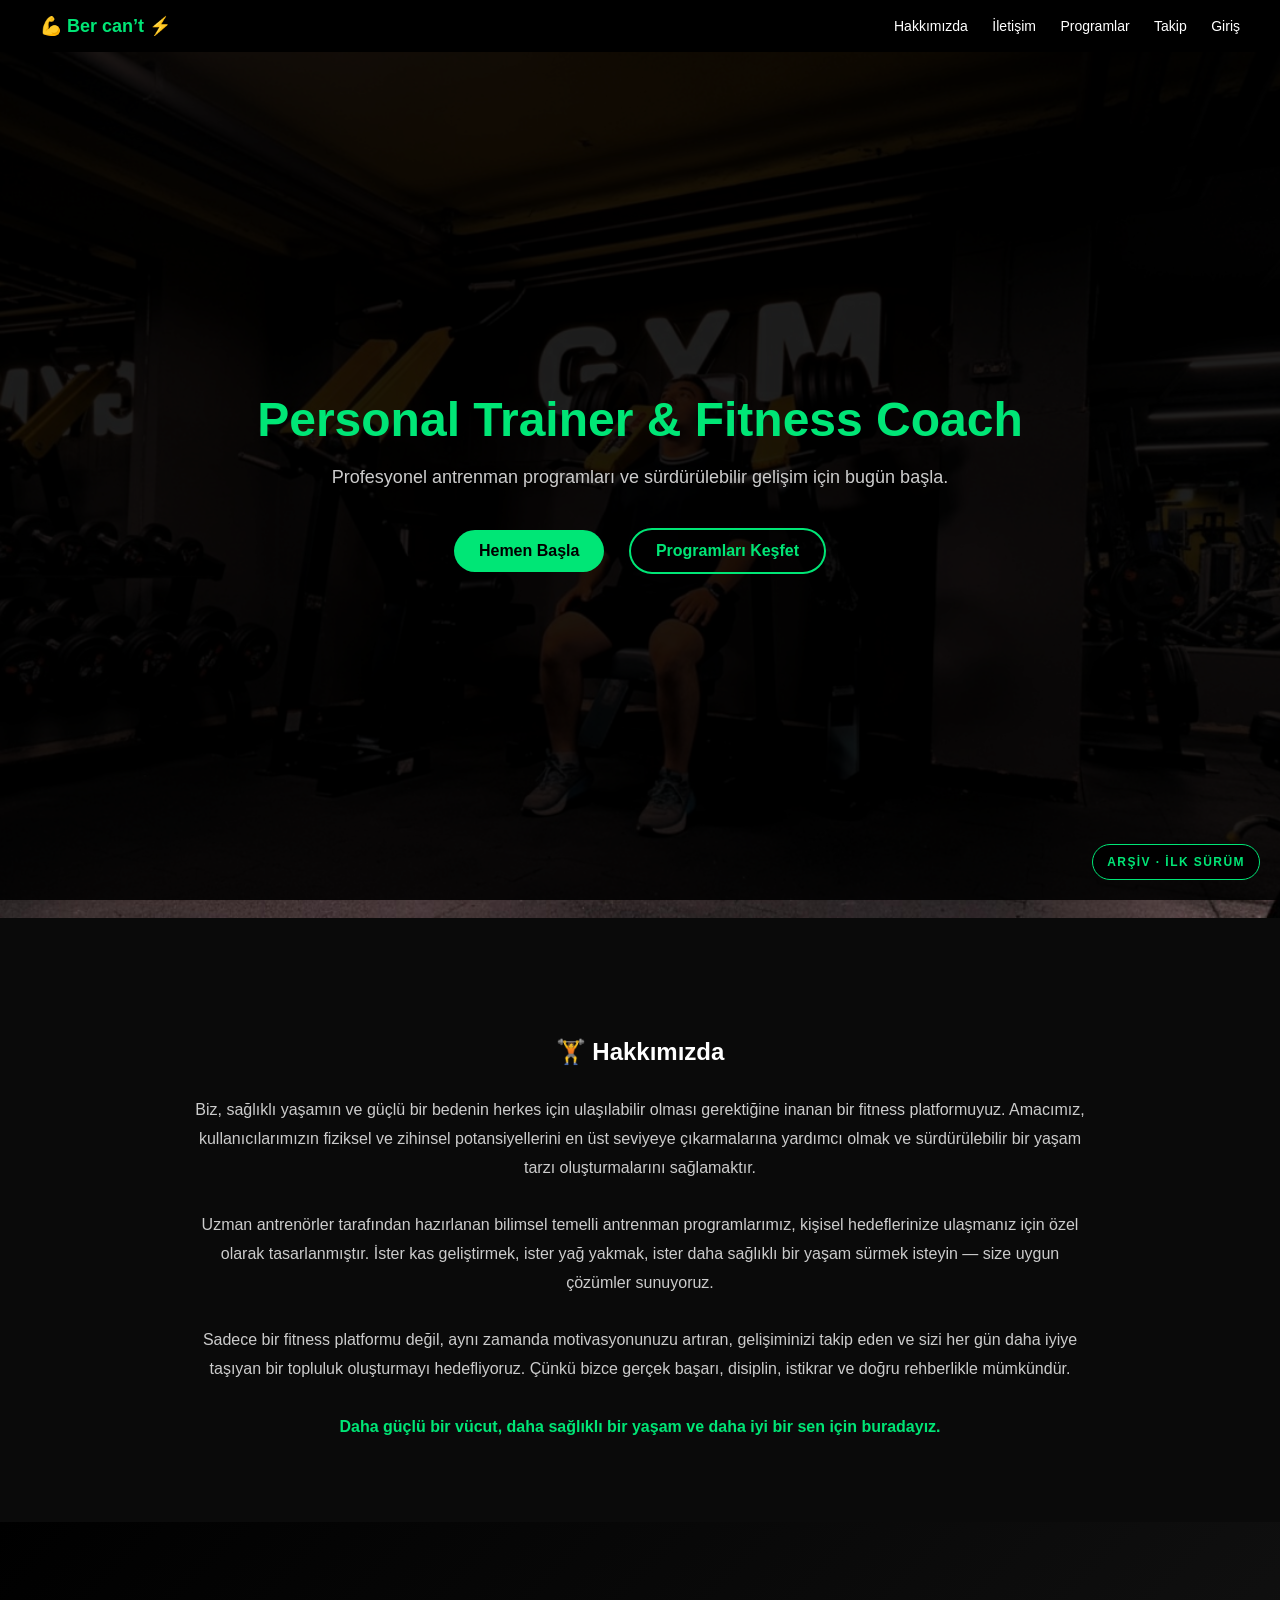
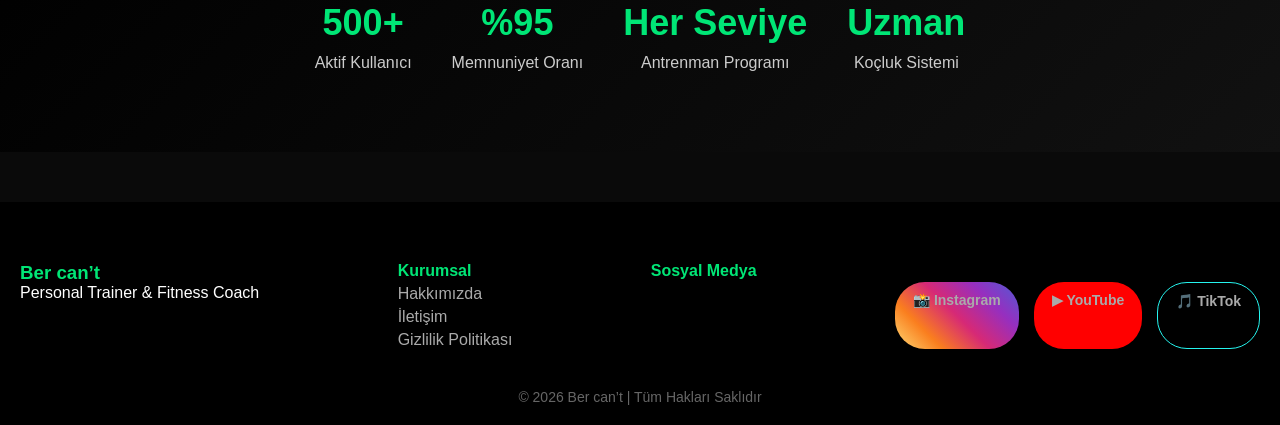
<file: legacy/bercant-old/index.html>
<!DOCTYPE html>
<html lang="tr">
<head>
  <title>Ber cant Fitness | Kişisel Antrenör & Fitness Programları</title>

<meta name="description" content="Profesyonel fitness programları, yağ yakımı, kas geliştirme ve kişisel koçluk hizmetleri. Ber cant Fitness ile dönüşümünü başlat.">

<meta name="keywords" content="fitness programı, kişisel antrenör, kas geliştirme, yağ yakımı, gym programı">

<meta name="author" content="Ber cant Fitness">
<meta charset="UTF-8">
<meta name="viewport" content="width=device-width, initial-scale=1.0">
<title>Ber can’t | Fitness</title>
<link rel="stylesheet" href="style.css">
google-site-verification: google1826c0932ad43b4c.html
  <meta name="google-site-verification" content="YvSmqglA-rH3ZD7hjoHxrfYDNNuNLMQrNJUL5vMfoBs" />
<style>
/* MODAL */
.modal{
  display:none;
  position:fixed;
  z-index:2000;
  left:0;
  top:0;
  width:100%;
  height:100%;
  background:rgba(0,0,0,0.8);
  overflow:auto;
}

.modal-content{
  background:#111;
  margin:5% auto;
  padding:30px;
  width:90%;
  max-width:900px;
  border-radius:15px;
  color:#ccc;
}

.close{
  float:right;
  font-size:28px;
  cursor:pointer;
  color:#00e676;
}
.close:hover{
  color:white;
}

.modal h3{
  color:#00e676;
  margin-top:20px;
}
</style>
<meta name="google-site-verification" content="ViAn9hdyofAd85m4v9vV7T5mfbZ5nt5FrDTpn2psRis" />

<style>
html,body{pointer-events:none!important;user-select:none}
body:after{content:"ARŞİV · İLK SÜRÜM";position:fixed;right:20px;bottom:20px;z-index:9999;background:#000;color:#00e676;border:1px solid #00e676;padding:10px 14px;border-radius:999px;font:700 12px Arial;letter-spacing:.12em}
</style>
</head>
<body>

<!-- NAVBAR -->
<div class="navbar">
  <a href="index.html" class="logo">💪 Ber can’t ⚡</a>
  <div class="nav-links">
    <a href="#hakkimizda">Hakkımızda</a>
    <a href="#" >İletişim</a>
    <a href="#">Programlar</a>
    <a href="#">Takip</a>
    <a href="#">Giriş</a>
  </div>
</div>

<!-- HERO -->
<section style="
    min-height:100vh;
    display:flex;
    flex-direction:column;
    justify-content:center;
    align-items:center;
    text-align:center;
    background-image: url('hero.jpeg'); /* Buraya kendi resim yolunu yaz */
    background-size: cover;
    background-position: center;
    background-repeat: no-repeat;
">
  <h1 style="font-size:48px;color:#00e676;">Personal Trainer & Fitness Coach</h1>
  <p style="max-width:700px;margin-top:20px;color:#ccc;font-size:18px;">
    Profesyonel antrenman programları ve sürdürülebilir gelişim için bugün başla.
  </p>
  <div style="margin-top:30px;">
    <a href="#" class="btn btn-primary">Hemen Başla</a>
    <a href="#" class="btn btn-outline">Programları Keşfet</a>
  </div>
</section>
<section id="hakkimizda">
  <h2>🏋️ Hakkımızda</h2>
  <div style="max-width:900px;margin:auto;margin-top:30px;line-height:1.8;color:#ccc;">
    
    <p>
      Biz, sağlıklı yaşamın ve güçlü bir bedenin herkes için ulaşılabilir olması
      gerektiğine inanan bir fitness platformuyuz. Amacımız, kullanıcılarımızın
      fiziksel ve zihinsel potansiyellerini en üst seviyeye çıkarmalarına yardımcı
      olmak ve sürdürülebilir bir yaşam tarzı oluşturmalarını sağlamaktır.
    </p>

    <br>

    <p>
      Uzman antrenörler tarafından hazırlanan bilimsel temelli antrenman
      programlarımız, kişisel hedeflerinize ulaşmanız için özel olarak
      tasarlanmıştır. İster kas geliştirmek, ister yağ yakmak,
      ister daha sağlıklı bir yaşam sürmek isteyin — size uygun çözümler sunuyoruz.
    </p>

    <br>

    <p>
      Sadece bir fitness platformu değil, aynı zamanda motivasyonunuzu artıran,
      gelişiminizi takip eden ve sizi her gün daha iyiye taşıyan bir topluluk
      oluşturmayı hedefliyoruz. Çünkü bizce gerçek başarı,
      disiplin, istikrar ve doğru rehberlikle mümkündür.
    </p>

    <br>

    <p style="color:#00e676;font-weight:bold;">
      Daha güçlü bir vücut, daha sağlıklı bir yaşam ve daha iyi bir sen için buradayız.
    </p>

  </div>
</section>


<!-- MODAL -->
<div id="infoModal" class="modal">
  <div class="modal-content">
    <span class="close" >&times;</span>

    <h2>📩 İletişim</h2>
    <p>
      <strong style="color:#00e676;">yenelberkant@gmail.com</strong><br>
      <strong style="color:#00e676;">efecanberber3@gmail.com</strong>
    </p>

    <hr style="margin:30px 0;border:1px solid #222;">

    <h3>🔒 Gizlilik Politikası</h3>
    <p>6698 sayılı KVKK kapsamında kişisel veriler korunmaktadır.</p>
    <ul>
      <li>Ad, Soyad</li>
      <li>E-posta</li>
      <li>IP & Cihaz bilgileri</li>
    </ul>

    <h3>📜 Kullanım Şartları</h3>
    <p>Siteyi kullanarak şartları kabul etmiş sayılırsınız.</p>

    <h3>👤 Üyelik Sözleşmesi</h3>
    <p>Üyelik kişiye özeldir ve hesap paylaşımı yasaktır.</p>

    <h3>🍪 Çerez Politikası</h3>
    <p>Çerezler kullanıcı deneyimini iyileştirmek için kullanılır.</p>

  </div>
</div>
<!-- ISTATISTIK -->
<section class="stats-section">

  <div class="stats-grid">

    <div class="stat-item">
      <h2>500+</h2>
      <p>Aktif Kullanıcı</p>
    </div>

    <div class="stat-item">
      <h2>%95</h2>
      <p>Memnuniyet Oranı</p>
    </div>

    <div class="stat-item">
      <h2>Her Seviye</h2>
      <p>Antrenman Programı</p>
    </div>

    <div class="stat-item">
      <h2>Uzman</h2>
      <p>Koçluk Sistemi</p>
    </div>

  </div>

</section>

<!-- FOOTER -->
<footer class="footer">

  <div class="footer-grid">

    <div>
      <h3>Ber can’t</h3>
      <p>Personal Trainer & Fitness Coach</p>
    </div>

    <div>
      <h4>Kurumsal</h4>
      <p><a href="#">Hakkımızda</a></p>
      <p><a href="#">İletişim</a></p>
      <p><a href="#">Gizlilik Politikası</a></p>
    </div>
  <h4>Sosyal Medya</h4>

  <div class="social-buttons">

    <a href="https://www.instagram.com/bybercant/" 
       target="_blank" 
       class="social-btn instagram">
       📸 Instagram
    </a>

    <a href="https://www.youtube.com/@bybercantt" 
       target="_blank" 
       class="social-btn youtube">
       ▶ YouTube
    </a>

    <a href="https://www.tiktok.com/@bybercanty?refer=creator_embed" 
       target="_blank" 
       class="social-btn tiktok">
       🎵 TikTok
    </a>

  </div>
</div>

    </div>
  </div>
  <div class="footer-bottom">
    © 2026 Ber can’t | Tüm Hakları Saklıdır
  </div>
</footer>



</body>
</html>
</file>
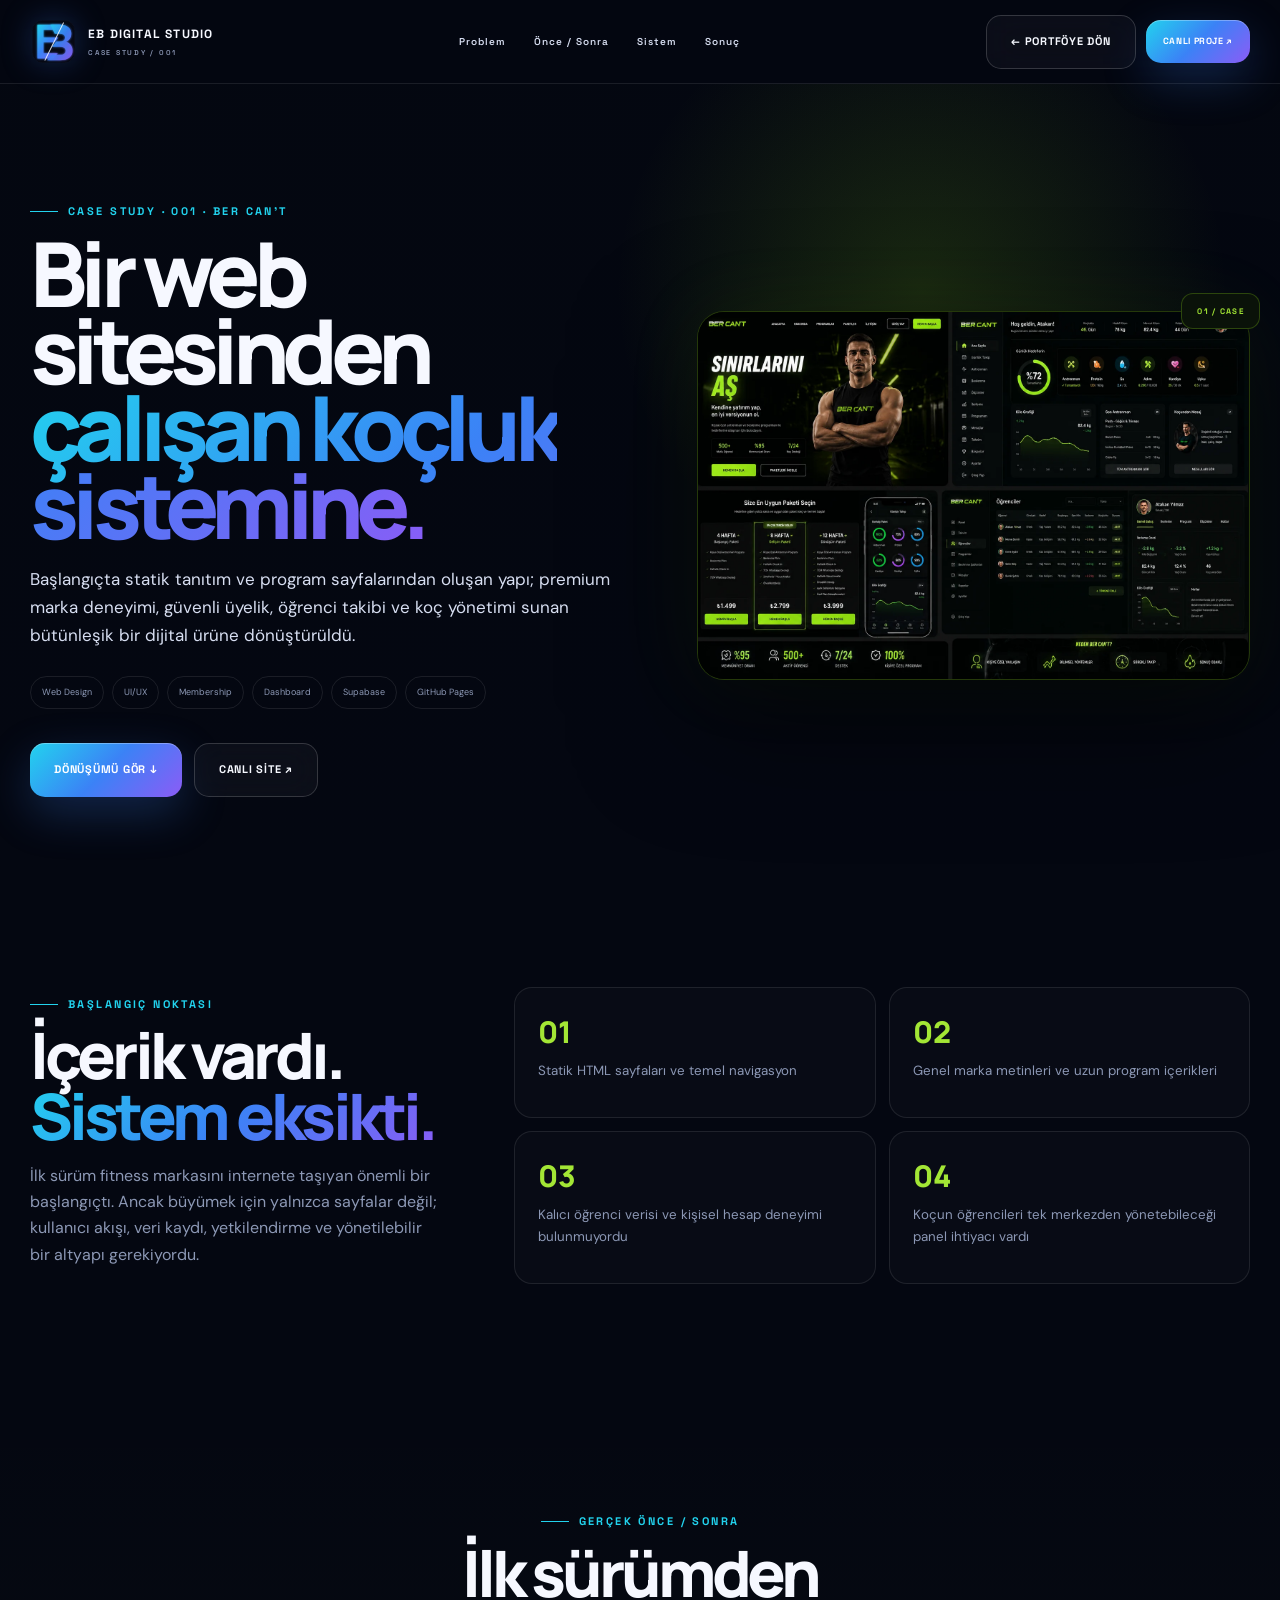
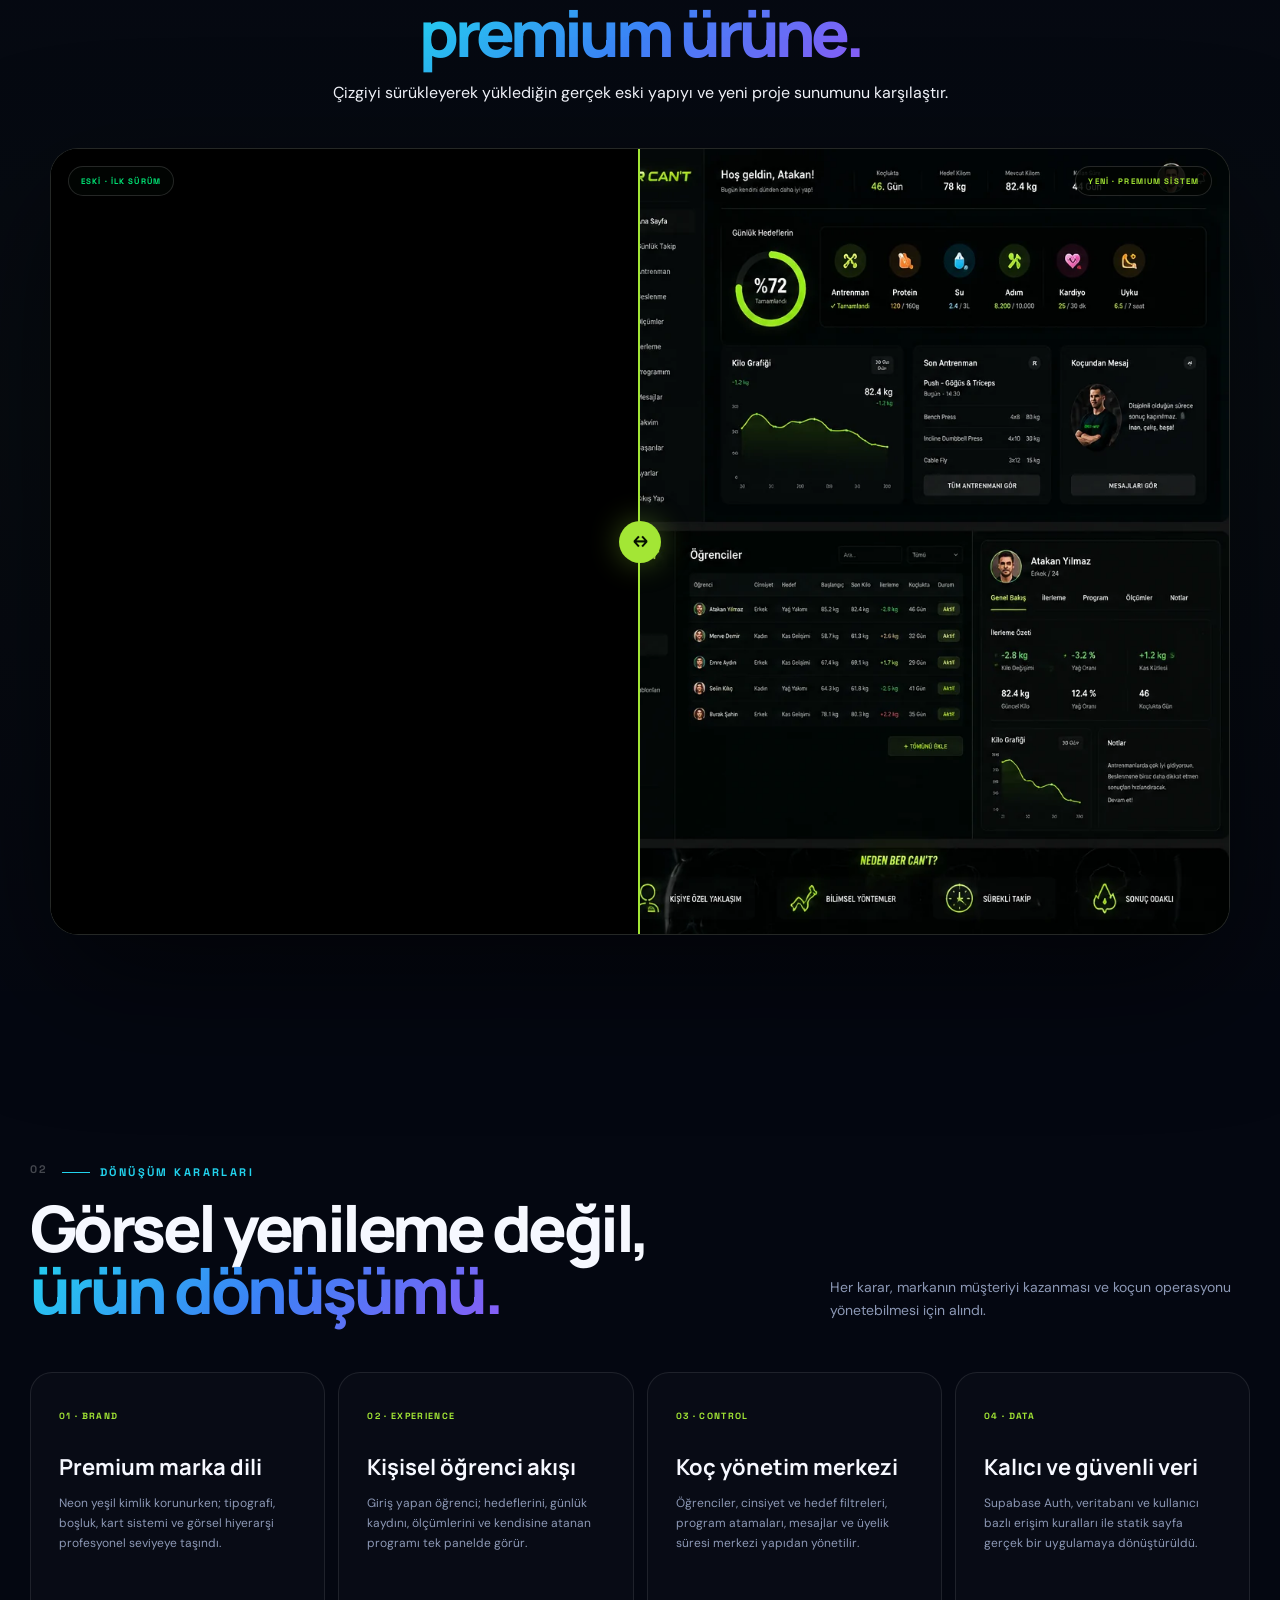
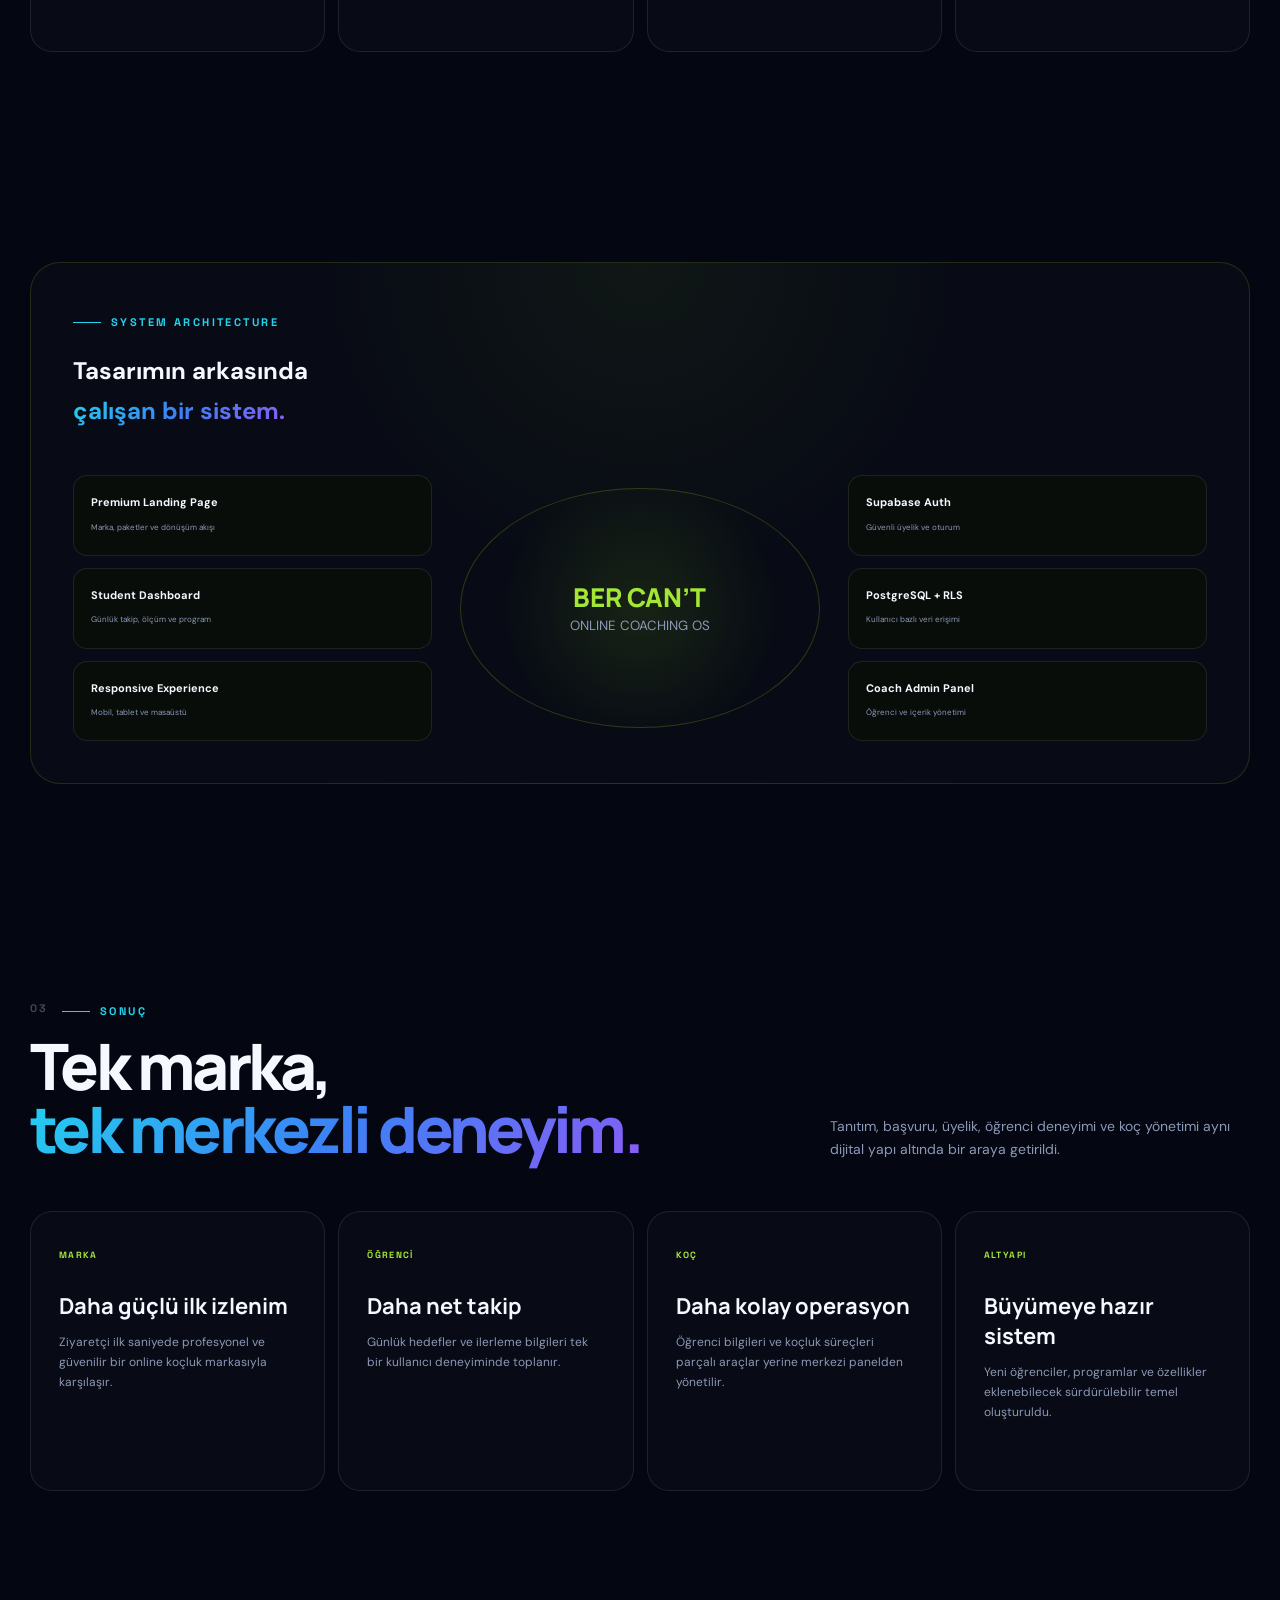
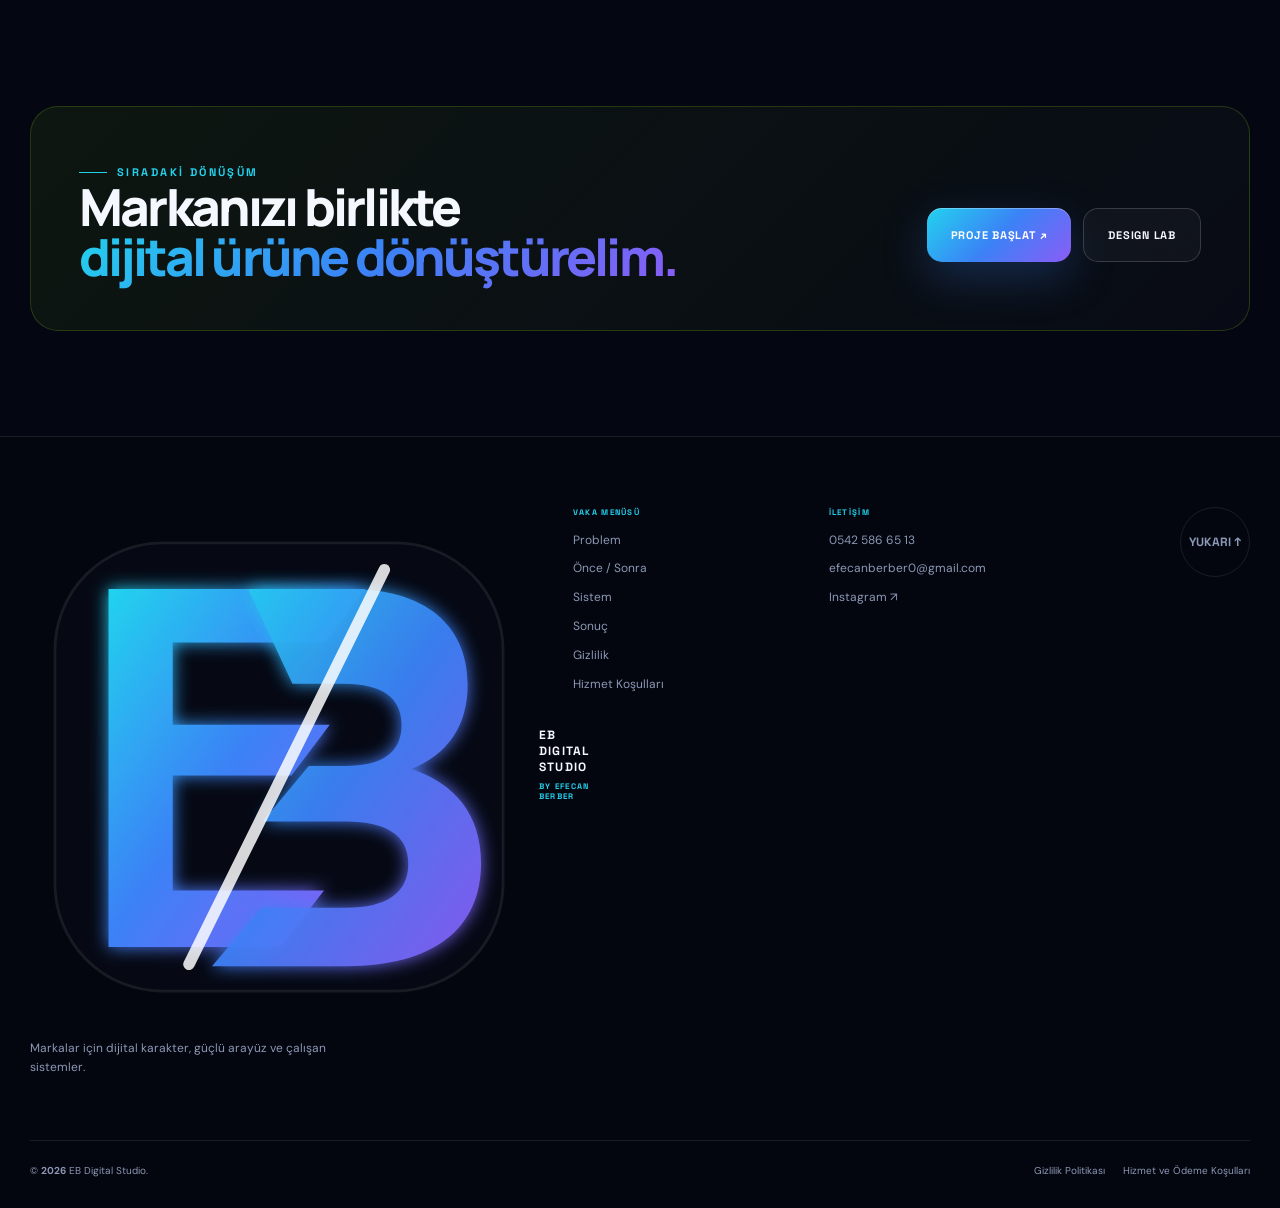
<file: case-study-bercant.html>
<!doctype html>
<html lang="tr" data-theme="ocean" data-motion="full">
<head>
  <meta charset="utf-8">
  <meta http-equiv="X-Content-Type-Options" content="nosniff">
  <meta name="referrer" content="strict-origin-when-cross-origin">
  <meta name="viewport" content="width=device-width,initial-scale=1,viewport-fit=cover">
  <meta name="theme-color" content="#050814">
  <link rel="canonical" href="https://ebdigitalstudio.com.tr/case-study-bercant.html">
  <title>Ber Can’t Online Coaching Vaka Çalışması | EB Digital Studio</title>
  <meta name="description" content="Ber Can’t markasının statik fitness sitesinden üyelik, öğrenci takibi, admin paneli ve Supabase altyapısı bulunan premium online koçluk sistemine dönüşümünü inceleyin.">
  <meta name="robots" content="index,follow,max-image-preview:large">
  <meta property="og:type" content="article">
  <meta property="og:locale" content="tr_TR">
  <meta property="og:site_name" content="EB Digital Studio">
  <meta property="og:url" content="https://ebdigitalstudio.com.tr/case-study-bercant.html">
  <meta property="og:title" content="Ber Can’t Online Coaching Dönüşümü | EB Digital Studio">
  <meta property="og:description" content="Statik fitness sitesinden üyelik, takip ve yönetim özellikleri olan premium dijital ürüne dönüşüm.">
  <meta property="og:image" content="https://ebdigitalstudio.com.tr/assets/bercant-project.webp">
  <meta property="og:image:alt" content="Ber Can’t premium online coaching web projesi">
  <meta name="twitter:card" content="summary_large_image">
  <meta name="twitter:title" content="Ber Can’t Online Coaching Vaka Çalışması">
  <meta name="twitter:description" content="EB Digital Studio tarafından gerçekleştirilen web tasarım ve yazılım dönüşümü.">
  <meta name="twitter:image" content="https://ebdigitalstudio.com.tr/assets/bercant-project.webp">
  <script type="application/ld+json">
  {
    "@context":"https://schema.org",
    "@type":"CreativeWork",
    "name":"Ber Can’t Premium Online Coaching Vaka Çalışması",
    "url":"https://ebdigitalstudio.com.tr/case-study-bercant.html",
    "image":"https://ebdigitalstudio.com.tr/assets/bercant-project.webp",
    "description":"Ber Can’t markasının statik fitness sitesinden üyelik, öğrenci takibi, admin paneli ve Supabase altyapısı bulunan premium online koçluk sistemine dönüşümü.",
    "creator":{
      "@type":"Person",
      "name":"Efecan Berber",
      "url":"https://ebdigitalstudio.com.tr/#about"
    },
    "publisher":{
      "@type":"Organization",
      "name":"EB Digital Studio",
      "url":"https://ebdigitalstudio.com.tr/"
    },
    "inLanguage":"tr-TR"
  }
  </script>
  <link rel="icon" href="/favicon.ico" sizes="any">
  <link rel="icon" href="assets/favicon.svg" type="image/svg+xml" sizes="any">
  <link rel="apple-touch-icon" sizes="180x180" href="assets/apple-touch-icon.png">
  <link rel="preconnect" href="https://fonts.googleapis.com">
  <link rel="preconnect" href="https://fonts.gstatic.com" crossorigin>
  <link href="https://fonts.googleapis.com/css2?family=DM+Sans:wght@400;500;600;700&family=Manrope:wght@500;600;700;800&family=Space+Grotesk:wght@500;600;700&display=swap" rel="stylesheet">
  <script>
    try{
      document.documentElement.dataset.theme=localStorage.getItem('eb-theme')||'ocean';
      document.documentElement.dataset.motion=localStorage.getItem('eb-motion')||'full';
    }catch(e){}
    document.documentElement.classList.add('js');
  </script>
  <link rel="stylesheet" href="css/style.css?v=5.3">
  <link rel="stylesheet" href="css/experience.css?v=5.3">
</head>
<body class="case-page">
  <div class="noise" aria-hidden="true"></div>
  <canvas id="particleCanvas" aria-hidden="true"></canvas>
  <div class="ambient ambient-a" aria-hidden="true"></div>
  <div class="ambient ambient-b" aria-hidden="true"></div>
  <div class="scroll-progress" aria-hidden="true"><span></span></div>

  <div class="cursor-dot" aria-hidden="true"></div>
  <div class="cursor-ring" aria-hidden="true"><span></span></div>

  <header class="site-header scrolled" id="top">
    <div class="container nav-shell">
      <a class="brand" href="index.html" aria-label="EB Digital Studio ana sayfa">
        <img class="brand-mark" src="assets/logo-ocean.svg" data-theme-logo alt="EB Digital Studio logo" width="520" height="520" decoding="async">
        <span><strong>EB DIGITAL STUDIO</strong><small>CASE STUDY / 001</small></span>
      </a>
      <nav class="desktop-nav" aria-label="Vaka çalışması menüsü">
        <a href="#story">Problem</a>
        <a href="#compare">Önce / Sonra</a>
        <a href="#system">Sistem</a>
        <a href="#result">Sonuç</a>
      </nav>
      <div class="nav-actions">
        <a class="button button-secondary" href="index.html#work">← PORTFÖYE DÖN</a>
        <a class="button button-primary nav-cta" href="https://bercant.com.tr" target="_blank" rel="nofollow noopener noreferrer external" title="Ber Can’t canlı web projesini yeni sekmede aç">CANLI PROJE ↗</a>
      </div>
    </div>
  </header>

  <main class="case-main">
    <section class="case-hero">
      <div class="container case-hero-grid">
        <div class="reveal">
          <span class="eyebrow">CASE STUDY · 001 · BER CAN’T</span>
          <h1>Bir web sitesinden<br><span class="gradient-text">çalışan koçluk sistemine.</span></h1>
          <p>Başlangıçta statik tanıtım ve program sayfalarından oluşan yapı; premium marka deneyimi, güvenli üyelik, öğrenci takibi ve koç yönetimi sunan bütünleşik bir dijital ürüne dönüştürüldü.</p>
          <div class="case-meta"><span>Web Design</span><span>UI/UX</span><span>Membership</span><span>Dashboard</span><span>Supabase</span><span>GitHub Pages</span></div>
          <div class="hero-actions"><a class="button button-primary" href="#compare">DÖNÜŞÜMÜ GÖR ↓</a><a class="button button-secondary" href="https://bercant.com.tr" target="_blank" rel="nofollow noopener noreferrer external" title="Ber Can’t canlı web projesini yeni sekmede aç">CANLI SİTE ↗</a></div>
        </div>
        <div class="case-visual reveal" data-delay="100">
          <img src="assets/bercant-project.webp" alt="Ber Can’t premium online koçluk projesi" width="1536" height="1024" fetchpriority="high" decoding="async">
        </div>
      </div>
    </section>

    <section class="case-story" id="story">
      <div class="container case-story-grid">
        <div class="case-sticky reveal">
          <span class="eyebrow">BAŞLANGIÇ NOKTASI</span>
          <h2>İçerik vardı.<br><span class="gradient-text">Sistem eksikti.</span></h2>
          <p>İlk sürüm fitness markasını internete taşıyan önemli bir başlangıçtı. Ancak büyümek için yalnızca sayfalar değil; kullanıcı akışı, veri kaydı, yetkilendirme ve yönetilebilir bir altyapı gerekiyordu.</p>
        </div>
        <div class="case-facts">
          <article class="case-fact reveal"><b>01</b><small>Statik HTML sayfaları ve temel navigasyon</small></article>
          <article class="case-fact reveal" data-delay="45"><b>02</b><small>Genel marka metinleri ve uzun program içerikleri</small></article>
          <article class="case-fact reveal" data-delay="90"><b>03</b><small>Kalıcı öğrenci verisi ve kişisel hesap deneyimi bulunmuyordu</small></article>
          <article class="case-fact reveal" data-delay="135"><b>04</b><small>Koçun öğrencileri tek merkezden yönetebileceği panel ihtiyacı vardı</small></article>
        </div>
      </div>
    </section>

    <section class="compare-section" id="compare">
      <div class="container">
        <div class="compare-head reveal">
          <span class="eyebrow">GERÇEK ÖNCE / SONRA</span>
          <h2>İlk sürümden<br><span class="gradient-text">premium ürüne.</span></h2>
          <p>Çizgiyi sürükleyerek yüklediğin gerçek eski yapıyı ve yeni proje sunumunu karşılaştır.</p>
        </div>
        <div class="compare-shell reveal" data-compare>
          <div class="compare-after">
            <img src="assets/bercant-project.webp" alt="Ber Can’t yeni premium sistem" width="1536" height="1024" loading="lazy" decoding="async">
            <span class="compare-label after">YENİ · PREMIUM SİSTEM</span>
          </div>
          <div class="compare-before">
            <iframe src="legacy/bercant-old/index.html" title="Ber Can’t ilk site sürümü" sandbox="" loading="lazy"></iframe>
            <span class="compare-label before">ESKİ · İLK SÜRÜM</span>
          </div>
          <div class="compare-handle" aria-hidden="true"><span>↔</span></div>
          <input class="compare-range" type="range" data-cursor="SÜRÜKLE" min="8" max="92" value="50" aria-label="Eski ve yeni görünümü karşılaştır">
        </div>
      </div>
    </section>

    <section class="case-chapters" id="system">
      <div class="container">
        <div class="section-heading reveal">
          <div><span class="section-no">02</span><span class="eyebrow">DÖNÜŞÜM KARARLARI</span><h2>Görsel yenileme değil,<br><span class="gradient-text">ürün dönüşümü.</span></h2></div>
          <p>Her karar, markanın müşteriyi kazanması ve koçun operasyonu yönetebilmesi için alındı.</p>
        </div>
        <div class="chapter-grid">
          <article class="case-chapter reveal"><span>01 · BRAND</span><h3>Premium marka dili</h3><p>Neon yeşil kimlik korunurken; tipografi, boşluk, kart sistemi ve görsel hiyerarşi profesyonel seviyeye taşındı.</p></article>
          <article class="case-chapter reveal" data-delay="45"><span>02 · EXPERIENCE</span><h3>Kişisel öğrenci akışı</h3><p>Giriş yapan öğrenci; hedeflerini, günlük kaydını, ölçümlerini ve kendisine atanan programı tek panelde görür.</p></article>
          <article class="case-chapter reveal" data-delay="90"><span>03 · CONTROL</span><h3>Koç yönetim merkezi</h3><p>Öğrenciler, cinsiyet ve hedef filtreleri, program atamaları, mesajlar ve üyelik süresi merkezi yapıdan yönetilir.</p></article>
          <article class="case-chapter reveal" data-delay="135"><span>04 · DATA</span><h3>Kalıcı ve güvenli veri</h3><p>Supabase Auth, veritabanı ve kullanıcı bazlı erişim kuralları ile statik sayfa gerçek bir uygulamaya dönüştürüldü.</p></article>
        </div>
      </div>
    </section>

    <section class="case-architecture">
      <div class="container architecture-shell reveal">
        <span class="eyebrow">SYSTEM ARCHITECTURE</span>
        <h2>Tasarımın arkasında<br><span class="gradient-text">çalışan bir sistem.</span></h2>
        <div class="architecture-map">
          <div class="architecture-column">
            <div class="architecture-node"><b>Premium Landing Page</b><small>Marka, paketler ve dönüşüm akışı</small></div>
            <div class="architecture-node"><b>Student Dashboard</b><small>Günlük takip, ölçüm ve program</small></div>
            <div class="architecture-node"><b>Responsive Experience</b><small>Mobil, tablet ve masaüstü</small></div>
          </div>
          <div class="architecture-core"><div><strong>BER CAN’T</strong><small>ONLINE COACHING OS</small></div></div>
          <div class="architecture-column">
            <div class="architecture-node"><b>Supabase Auth</b><small>Güvenli üyelik ve oturum</small></div>
            <div class="architecture-node"><b>PostgreSQL + RLS</b><small>Kullanıcı bazlı veri erişimi</small></div>
            <div class="architecture-node"><b>Coach Admin Panel</b><small>Öğrenci ve içerik yönetimi</small></div>
          </div>
        </div>
      </div>
    </section>

    <section class="case-chapters" id="result">
      <div class="container">
        <div class="section-heading reveal">
          <div><span class="section-no">03</span><span class="eyebrow">SONUÇ</span><h2>Tek marka,<br><span class="gradient-text">tek merkezli deneyim.</span></h2></div>
          <p>Tanıtım, başvuru, üyelik, öğrenci deneyimi ve koç yönetimi aynı dijital yapı altında bir araya getirildi.</p>
        </div>
        <div class="chapter-grid">
          <article class="case-chapter reveal"><span>MARKA</span><h3>Daha güçlü ilk izlenim</h3><p>Ziyaretçi ilk saniyede profesyonel ve güvenilir bir online koçluk markasıyla karşılaşır.</p></article>
          <article class="case-chapter reveal" data-delay="45"><span>ÖĞRENCİ</span><h3>Daha net takip</h3><p>Günlük hedefler ve ilerleme bilgileri tek bir kullanıcı deneyiminde toplanır.</p></article>
          <article class="case-chapter reveal" data-delay="90"><span>KOÇ</span><h3>Daha kolay operasyon</h3><p>Öğrenci bilgileri ve koçluk süreçleri parçalı araçlar yerine merkezi panelden yönetilir.</p></article>
          <article class="case-chapter reveal" data-delay="135"><span>ALTYAPI</span><h3>Büyümeye hazır sistem</h3><p>Yeni öğrenciler, programlar ve özellikler eklenebilecek sürdürülebilir temel oluşturuldu.</p></article>
        </div>
      </div>
    </section>

    <section class="case-cta">
      <div class="container case-cta-shell reveal">
        <div><span class="eyebrow">SIRADAKİ DÖNÜŞÜM</span><h2>Markanızı birlikte<br><span class="gradient-text">dijital ürüne dönüştürelim.</span></h2></div>
        <div class="hero-actions"><a class="button button-primary" href="index.html#contact">PROJE BAŞLAT ↗</a><a class="button button-secondary" href="index.html#lab">DESIGN LAB</a></div>
      </div>
    </section>
  </main>

  <footer class="site-footer">
    <div class="container footer-grid">
      <div class="footer-brand"><a class="brand" href="index.html"><img src="assets/logo-ocean.svg" data-theme-logo alt="EB Digital Studio logo" width="520" height="520" loading="lazy" decoding="async"><span><strong>EB DIGITAL STUDIO</strong><small>BY EFECAN BERBER</small></span></a><p>Markalar için dijital karakter, güçlü arayüz ve çalışan sistemler.</p></div>
      <div><small>VAKA MENÜSÜ</small><a href="#story">Problem</a><a href="#compare">Önce / Sonra</a><a href="#system">Sistem</a><a href="#result">Sonuç</a><a href="gizlilik-politikasi.html">Gizlilik</a><a href="hizmet-ve-odeme-kosullari.html" title="EB Digital Studio hizmet ve ödeme koşullarını incele">Hizmet Koşulları</a></div>
      <div><small>İLETİŞİM</small><a href="tel:+905425866513">0542 586 65 13</a><a href="mailto:efecanberber0@gmail.com">efecanberber0@gmail.com</a><a href="https://www.instagram.com/ebdigitalstudioffical/" target="_blank" rel="nofollow noopener noreferrer external" title="EB Digital Studio Instagram hesabını yeni sekmede aç">Instagram ↗</a></div>
      <a class="to-top" href="#top">YUKARI ↑</a>
    </div>
    <div class="container footer-bottom"><span>© <b id="year"></b> EB Digital Studio.</span><span class="footer-legal-links"><a href="gizlilik-politikasi.html">Gizlilik Politikası</a><a href="hizmet-ve-odeme-kosullari.html" title="EB Digital Studio hizmet ve ödeme koşullarını incele">Hizmet ve Ödeme Koşulları</a></span></div>
  </footer>

  <script src="js/app.js?v=5.3" defer></script>
  <script src="js/experience.js?v=5.3" defer></script>
</body>
</html>
</file>
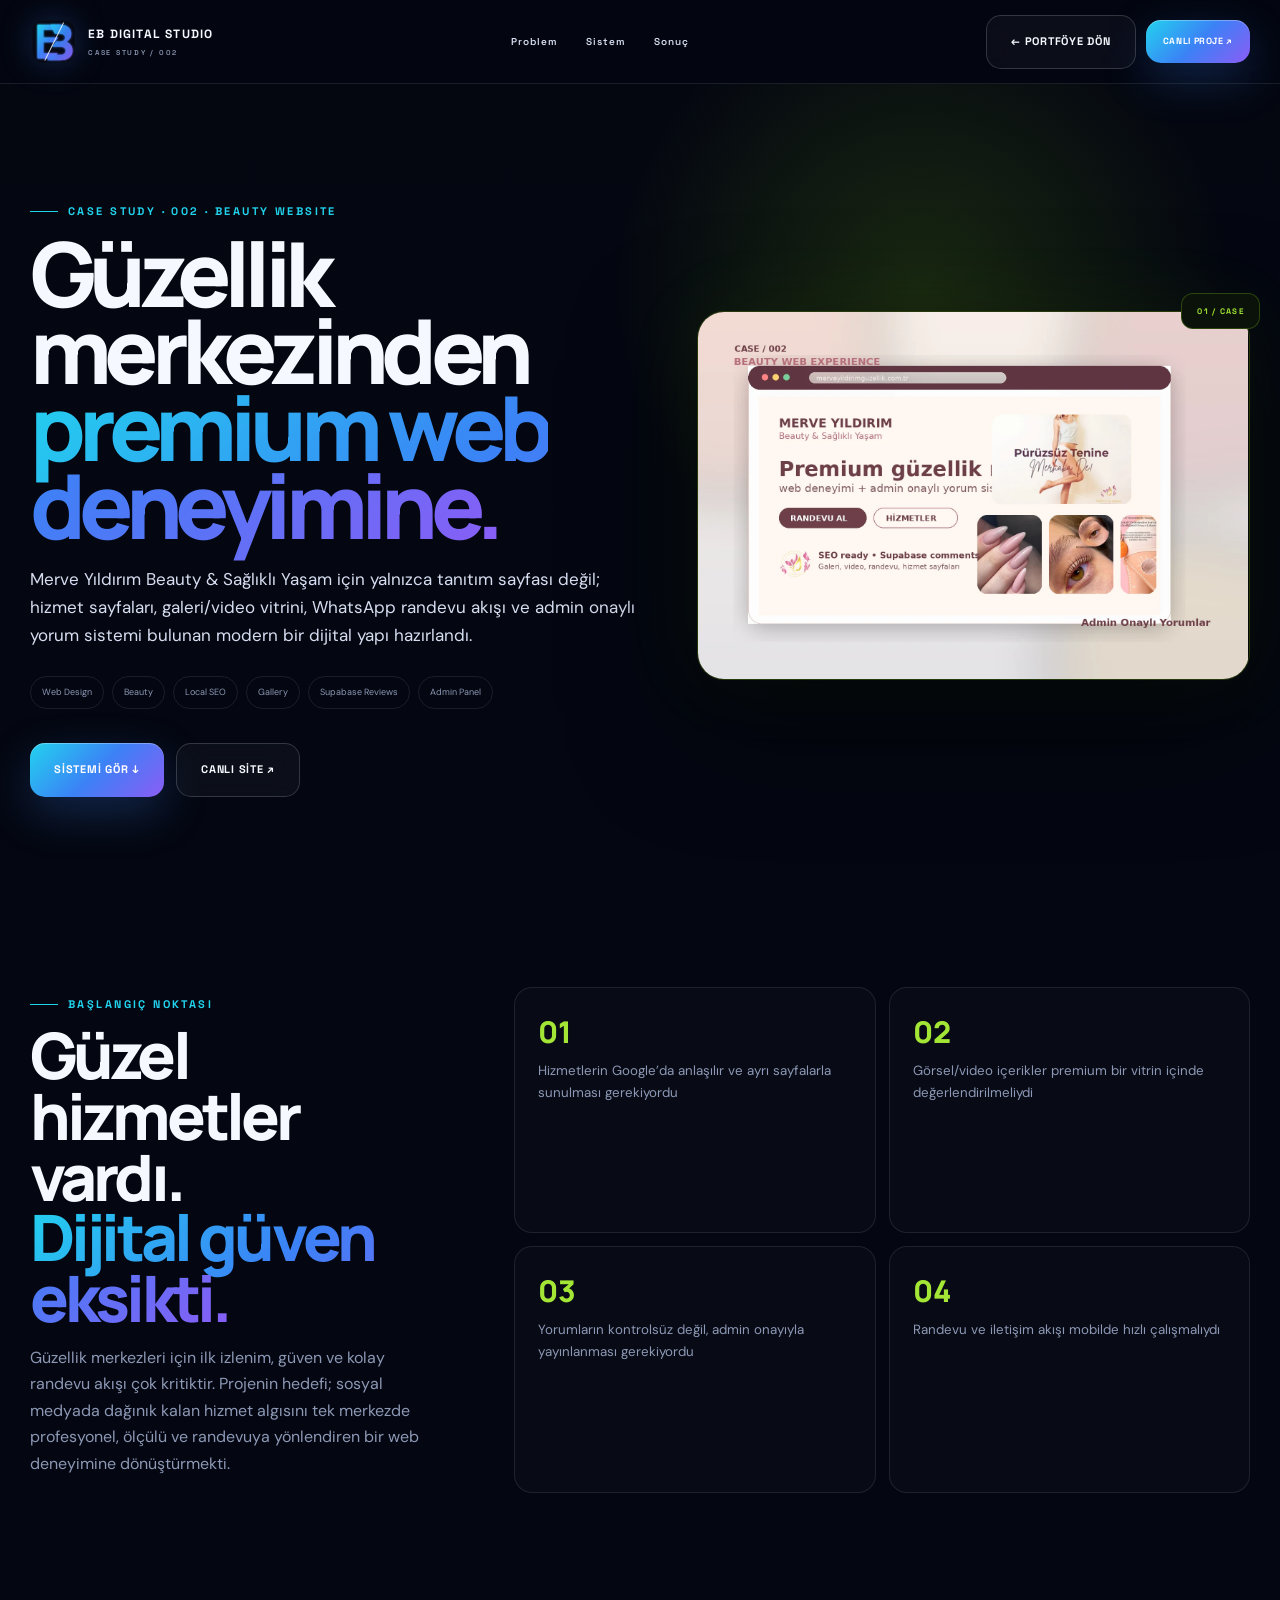
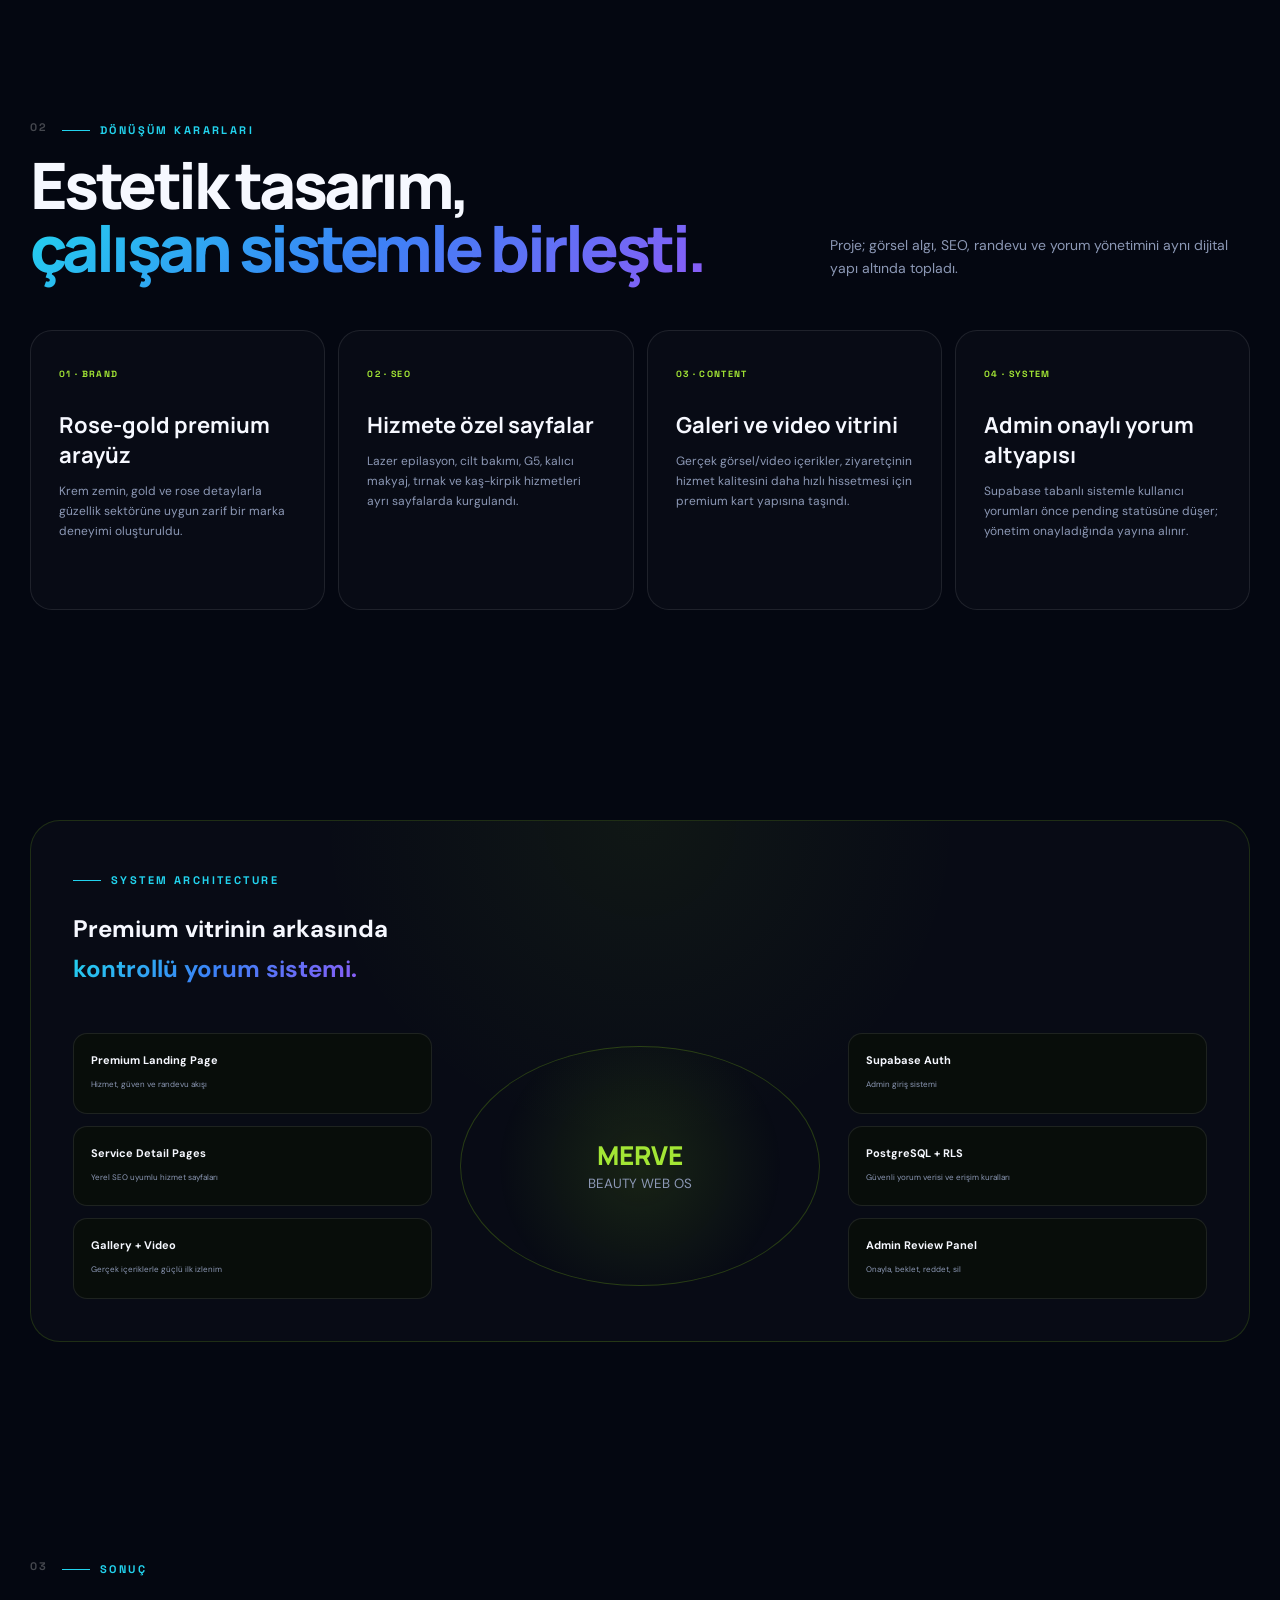
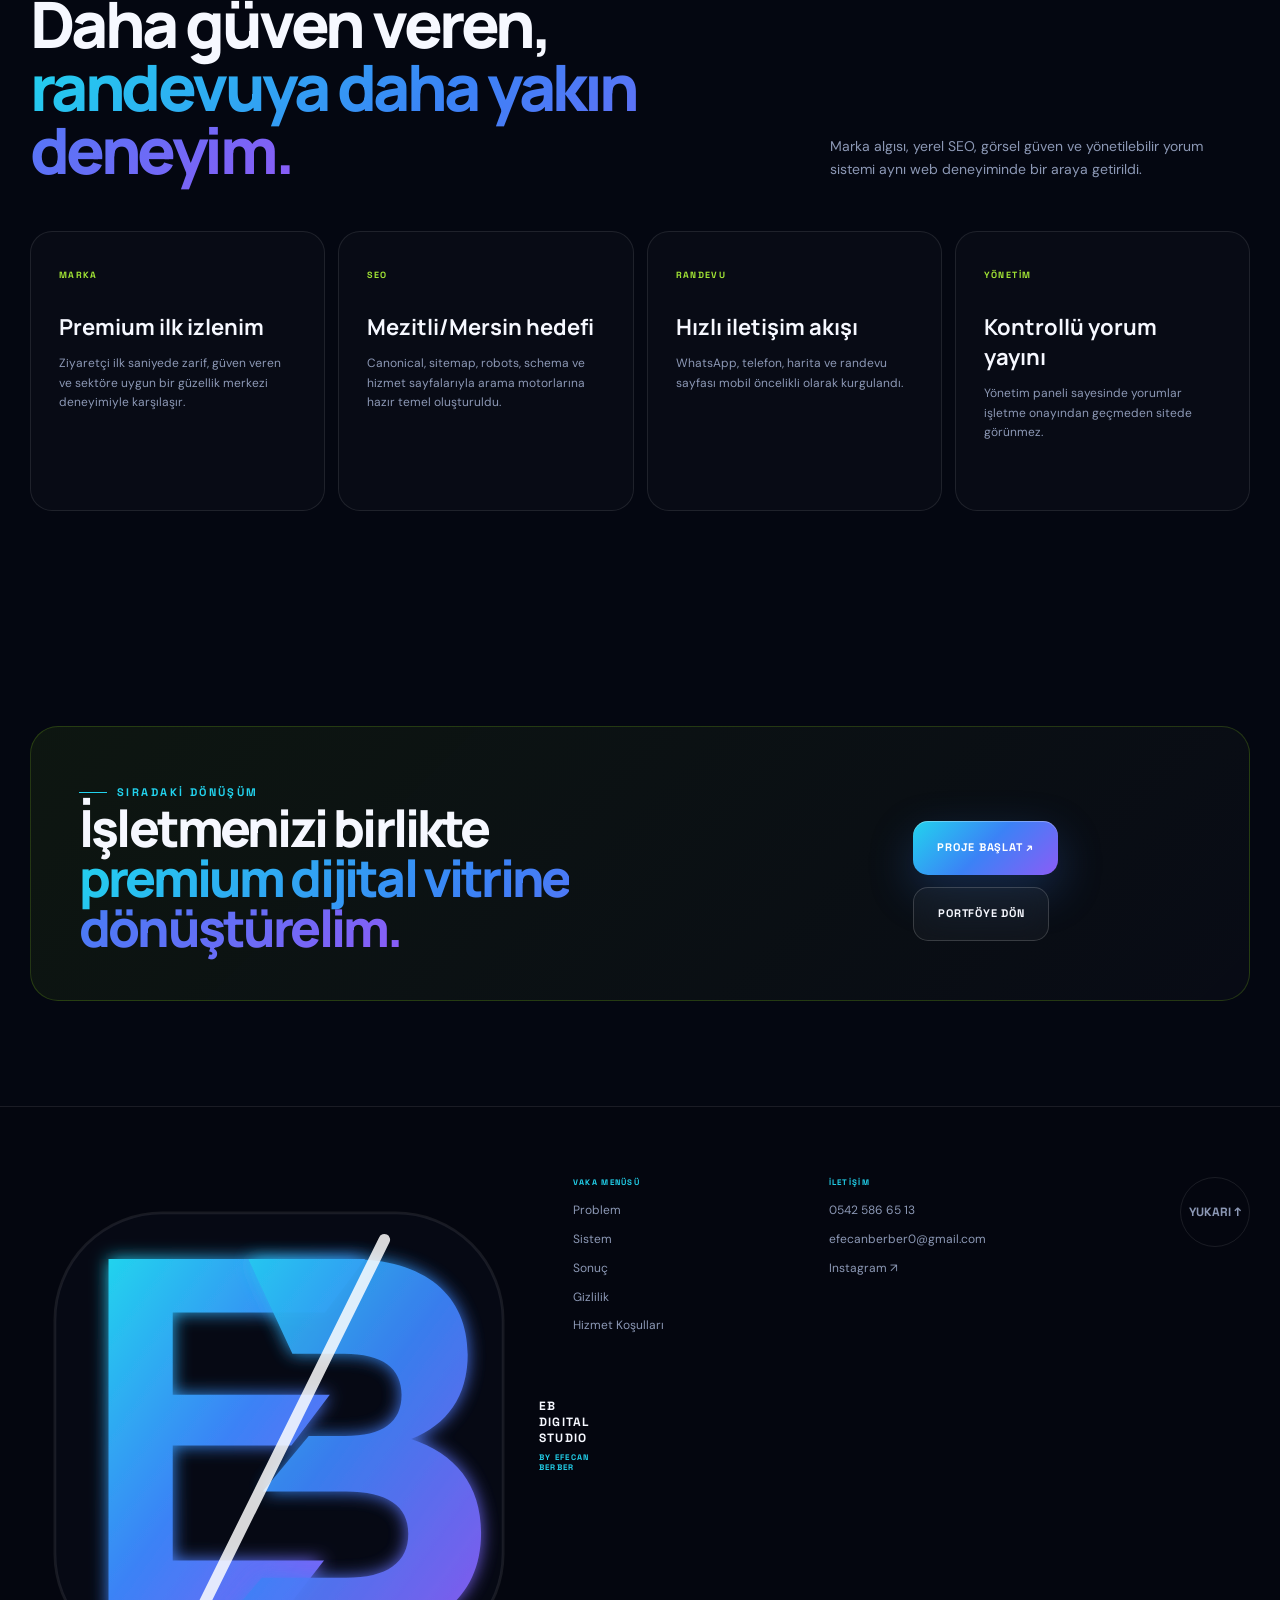
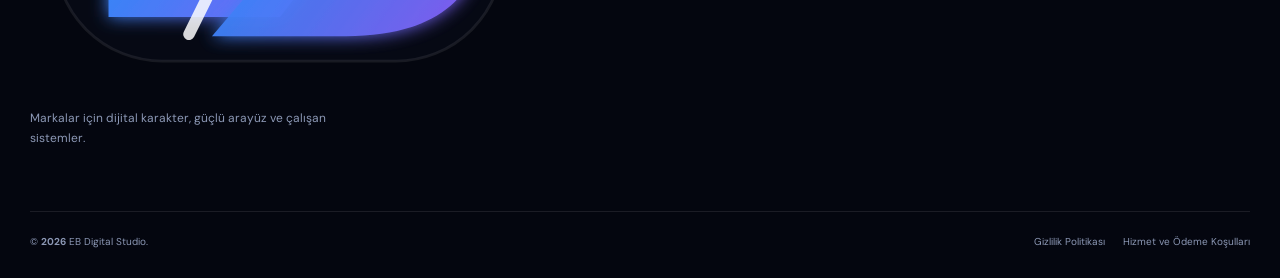
<file: case-study-merve-yildirim.html>
<!doctype html>
<html lang="tr" data-theme="ocean" data-motion="full">
<head>
  <meta charset="utf-8">
  <meta http-equiv="X-Content-Type-Options" content="nosniff">
  <meta name="referrer" content="strict-origin-when-cross-origin">
  <meta name="viewport" content="width=device-width,initial-scale=1,viewport-fit=cover">
  <meta name="theme-color" content="#050814">
  <link rel="canonical" href="https://ebdigitalstudio.com.tr/case-study-merve-yildirim.html">
  <title>Merve Yıldırım Beauty Vaka Çalışması | EB Digital Studio</title>
  <meta name="description" content="Merve Yıldırım Beauty & Sağlıklı Yaşam için hazırlanan premium güzellik merkezi sitesi, yerel SEO, galeri/video, randevu akışı ve admin onaylı yorum sistemi vaka çalışması.">
  <meta name="robots" content="index,follow,max-image-preview:large">
  <meta property="og:type" content="article">
  <meta property="og:locale" content="tr_TR">
  <meta property="og:site_name" content="EB Digital Studio">
  <meta property="og:url" content="https://ebdigitalstudio.com.tr/case-study-merve-yildirim.html">
  <meta property="og:title" content="Merve Yıldırım Beauty Premium Web Deneyimi | EB Digital Studio">
  <meta property="og:description" content="Güzellik merkezi için rose-gold tasarım, hizmet sayfaları, galeri/video, WhatsApp randevu ve Supabase admin onaylı yorum sistemi.">
  <meta property="og:image" content="https://ebdigitalstudio.com.tr/assets/merve-yildirim-project.webp">
  <meta property="og:image:alt" content="Merve Yıldırım Beauty premium güzellik merkezi web projesi">
  <meta name="twitter:card" content="summary_large_image">
  <meta name="twitter:title" content="Merve Yıldırım Beauty Vaka Çalışması">
  <meta name="twitter:description" content="EB Digital Studio tarafından geliştirilen güzellik merkezi web tasarım ve yorum sistemi projesi.">
  <meta name="twitter:image" content="https://ebdigitalstudio.com.tr/assets/merve-yildirim-project.webp">
  <script type="application/ld+json">
  {
    "@context":"https://schema.org",
    "@type":"CreativeWork",
    "name":"Merve Yıldırım Beauty Premium Web Deneyimi Vaka Çalışması",
    "url":"https://ebdigitalstudio.com.tr/case-study-merve-yildirim.html",
    "image":"https://ebdigitalstudio.com.tr/assets/merve-yildirim-project.webp",
    "description":"Merve Yıldırım Beauty & Sağlıklı Yaşam için hazırlanan premium güzellik merkezi sitesi, yerel SEO, galeri/video, randevu akışı ve admin onaylı yorum sistemi.",
    "creator":{"@type":"Person","name":"Efecan Berber","url":"https://ebdigitalstudio.com.tr/#about"},
    "publisher":{"@type":"Organization","name":"EB Digital Studio","url":"https://ebdigitalstudio.com.tr/"},
    "inLanguage":"tr-TR"
  }
  </script>
  <link rel="icon" href="/favicon.ico" sizes="any">
  <link rel="icon" href="assets/favicon.svg" type="image/svg+xml" sizes="any">
  <link rel="apple-touch-icon" sizes="180x180" href="assets/apple-touch-icon.png">
  <link rel="preconnect" href="https://fonts.googleapis.com">
  <link rel="preconnect" href="https://fonts.gstatic.com" crossorigin>
  <link href="https://fonts.googleapis.com/css2?family=DM+Sans:wght@400;500;600;700&family=Manrope:wght@500;600;700;800&family=Space+Grotesk:wght@500;600;700&display=swap" rel="stylesheet">
  <script>
    try{document.documentElement.dataset.theme=localStorage.getItem('eb-theme')||'ocean';document.documentElement.dataset.motion=localStorage.getItem('eb-motion')||'full';}catch(e){}
    document.documentElement.classList.add('js');
  </script>
  <link rel="stylesheet" href="css/style.css?v=6.6">
  <link rel="stylesheet" href="css/experience.css?v=6.6">
</head>
<body class="case-page">
  <div class="noise" aria-hidden="true"></div>
  <canvas id="particleCanvas" aria-hidden="true"></canvas>
  <div class="ambient ambient-a" aria-hidden="true"></div>
  <div class="ambient ambient-b" aria-hidden="true"></div>
  <div class="scroll-progress" aria-hidden="true"><span></span></div>
  <div class="cursor-dot" aria-hidden="true"></div>
  <div class="cursor-ring" aria-hidden="true"><span></span></div>

  <header class="site-header scrolled" id="top">
    <div class="container nav-shell">
      <a class="brand" href="index.html" aria-label="EB Digital Studio ana sayfa">
        <img class="brand-mark" src="assets/logo-ocean.svg" data-theme-logo alt="EB Digital Studio logo" width="520" height="520" decoding="async">
        <span><strong>EB DIGITAL STUDIO</strong><small>CASE STUDY / 002</small></span>
      </a>
      <nav class="desktop-nav" aria-label="Vaka çalışması menüsü">
        <a href="#story">Problem</a>
        <a href="#system">Sistem</a>
        <a href="#result">Sonuç</a>
      </nav>
      <div class="nav-actions">
        <a class="button button-secondary" href="index.html#work">← PORTFÖYE DÖN</a>
        <a class="button button-primary nav-cta" href="https://merveyildirimguzellik.com.tr" target="_blank" rel="nofollow noopener noreferrer external" title="Merve Yıldırım Beauty canlı web projesini yeni sekmede aç">CANLI PROJE ↗</a>
      </div>
    </div>
  </header>

  <main class="case-main">
    <section class="case-hero">
      <div class="container case-hero-grid">
        <div class="reveal">
          <span class="eyebrow">CASE STUDY · 002 · BEAUTY WEBSITE</span>
          <h1>Güzellik merkezinden<br><span class="gradient-text">premium web deneyimine.</span></h1>
          <p>Merve Yıldırım Beauty & Sağlıklı Yaşam için yalnızca tanıtım sayfası değil; hizmet sayfaları, galeri/video vitrini, WhatsApp randevu akışı ve admin onaylı yorum sistemi bulunan modern bir dijital yapı hazırlandı.</p>
          <div class="case-meta"><span>Web Design</span><span>Beauty</span><span>Local SEO</span><span>Gallery</span><span>Supabase Reviews</span><span>Admin Panel</span></div>
          <div class="hero-actions"><a class="button button-primary" href="#system">SİSTEMİ GÖR ↓</a><a class="button button-secondary" href="https://merveyildirimguzellik.com.tr" target="_blank" rel="nofollow noopener noreferrer external" title="Merve Yıldırım Beauty canlı web projesini yeni sekmede aç">CANLI SİTE ↗</a></div>
        </div>
        <div class="case-visual reveal" data-delay="100">
          <img src="assets/merve-yildirim-project.webp" alt="Merve Yıldırım Beauty premium web sitesi ön izlemesi" width="1536" height="1024" fetchpriority="high" decoding="async">
        </div>
      </div>
    </section>

    <section class="case-story" id="story">
      <div class="container case-story-grid">
        <div class="case-sticky reveal">
          <span class="eyebrow">BAŞLANGIÇ NOKTASI</span>
          <h2>Güzel hizmetler vardı.<br><span class="gradient-text">Dijital güven eksikti.</span></h2>
          <p>Güzellik merkezleri için ilk izlenim, güven ve kolay randevu akışı çok kritiktir. Projenin hedefi; sosyal medyada dağınık kalan hizmet algısını tek merkezde profesyonel, ölçülü ve randevuya yönlendiren bir web deneyimine dönüştürmekti.</p>
        </div>
        <div class="case-facts">
          <article class="case-fact reveal"><b>01</b><small>Hizmetlerin Google’da anlaşılır ve ayrı sayfalarla sunulması gerekiyordu</small></article>
          <article class="case-fact reveal" data-delay="45"><b>02</b><small>Görsel/video içerikler premium bir vitrin içinde değerlendirilmeliydi</small></article>
          <article class="case-fact reveal" data-delay="90"><b>03</b><small>Yorumların kontrolsüz değil, admin onayıyla yayınlanması gerekiyordu</small></article>
          <article class="case-fact reveal" data-delay="135"><b>04</b><small>Randevu ve iletişim akışı mobilde hızlı çalışmalıydı</small></article>
        </div>
      </div>
    </section>

    <section class="case-chapters" id="system">
      <div class="container">
        <div class="section-heading reveal">
          <div><span class="section-no">02</span><span class="eyebrow">DÖNÜŞÜM KARARLARI</span><h2>Estetik tasarım,<br><span class="gradient-text">çalışan sistemle birleşti.</span></h2></div>
          <p>Proje; görsel algı, SEO, randevu ve yorum yönetimini aynı dijital yapı altında topladı.</p>
        </div>
        <div class="chapter-grid">
          <article class="case-chapter reveal"><span>01 · BRAND</span><h3>Rose-gold premium arayüz</h3><p>Krem zemin, gold ve rose detaylarla güzellik sektörüne uygun zarif bir marka deneyimi oluşturuldu.</p></article>
          <article class="case-chapter reveal" data-delay="45"><span>02 · SEO</span><h3>Hizmete özel sayfalar</h3><p>Lazer epilasyon, cilt bakımı, G5, kalıcı makyaj, tırnak ve kaş-kirpik hizmetleri ayrı sayfalarda kurgulandı.</p></article>
          <article class="case-chapter reveal" data-delay="90"><span>03 · CONTENT</span><h3>Galeri ve video vitrini</h3><p>Gerçek görsel/video içerikler, ziyaretçinin hizmet kalitesini daha hızlı hissetmesi için premium kart yapısına taşındı.</p></article>
          <article class="case-chapter reveal" data-delay="135"><span>04 · SYSTEM</span><h3>Admin onaylı yorum altyapısı</h3><p>Supabase tabanlı sistemle kullanıcı yorumları önce pending statüsüne düşer; yönetim onayladığında yayına alınır.</p></article>
        </div>
      </div>
    </section>

    <section class="case-architecture">
      <div class="container architecture-shell reveal">
        <span class="eyebrow">SYSTEM ARCHITECTURE</span>
        <h2>Premium vitrinin arkasında<br><span class="gradient-text">kontrollü yorum sistemi.</span></h2>
        <div class="architecture-map">
          <div class="architecture-column">
            <div class="architecture-node"><b>Premium Landing Page</b><small>Hizmet, güven ve randevu akışı</small></div>
            <div class="architecture-node"><b>Service Detail Pages</b><small>Yerel SEO uyumlu hizmet sayfaları</small></div>
            <div class="architecture-node"><b>Gallery + Video</b><small>Gerçek içeriklerle güçlü ilk izlenim</small></div>
          </div>
          <div class="architecture-core"><div><strong>MERVE</strong><small>BEAUTY WEB OS</small></div></div>
          <div class="architecture-column">
            <div class="architecture-node"><b>Supabase Auth</b><small>Admin giriş sistemi</small></div>
            <div class="architecture-node"><b>PostgreSQL + RLS</b><small>Güvenli yorum verisi ve erişim kuralları</small></div>
            <div class="architecture-node"><b>Admin Review Panel</b><small>Onayla, beklet, reddet, sil</small></div>
          </div>
        </div>
      </div>
    </section>

    <section class="case-chapters" id="result">
      <div class="container">
        <div class="section-heading reveal">
          <div><span class="section-no">03</span><span class="eyebrow">SONUÇ</span><h2>Daha güven veren,<br><span class="gradient-text">randevuya daha yakın deneyim.</span></h2></div>
          <p>Marka algısı, yerel SEO, görsel güven ve yönetilebilir yorum sistemi aynı web deneyiminde bir araya getirildi.</p>
        </div>
        <div class="chapter-grid">
          <article class="case-chapter reveal"><span>MARKA</span><h3>Premium ilk izlenim</h3><p>Ziyaretçi ilk saniyede zarif, güven veren ve sektöre uygun bir güzellik merkezi deneyimiyle karşılaşır.</p></article>
          <article class="case-chapter reveal" data-delay="45"><span>SEO</span><h3>Mezitli/Mersin hedefi</h3><p>Canonical, sitemap, robots, schema ve hizmet sayfalarıyla arama motorlarına hazır temel oluşturuldu.</p></article>
          <article class="case-chapter reveal" data-delay="90"><span>RANDEVU</span><h3>Hızlı iletişim akışı</h3><p>WhatsApp, telefon, harita ve randevu sayfası mobil öncelikli olarak kurgulandı.</p></article>
          <article class="case-chapter reveal" data-delay="135"><span>YÖNETİM</span><h3>Kontrollü yorum yayını</h3><p>Yönetim paneli sayesinde yorumlar işletme onayından geçmeden sitede görünmez.</p></article>
        </div>
      </div>
    </section>

    <section class="case-cta">
      <div class="container case-cta-shell reveal">
        <div><span class="eyebrow">SIRADAKİ DÖNÜŞÜM</span><h2>İşletmenizi birlikte<br><span class="gradient-text">premium dijital vitrine dönüştürelim.</span></h2></div>
        <div class="hero-actions"><a class="button button-primary" href="index.html#contact">PROJE BAŞLAT ↗</a><a class="button button-secondary" href="index.html#work">PORTFÖYE DÖN</a></div>
      </div>
    </section>
  </main>

  <footer class="site-footer">
    <div class="container footer-grid">
      <div class="footer-brand"><a class="brand" href="index.html"><img src="assets/logo-ocean.svg" data-theme-logo alt="EB Digital Studio logo" width="520" height="520" loading="lazy" decoding="async"><span><strong>EB DIGITAL STUDIO</strong><small>BY EFECAN BERBER</small></span></a><p>Markalar için dijital karakter, güçlü arayüz ve çalışan sistemler.</p></div>
      <div><small>VAKA MENÜSÜ</small><a href="#story">Problem</a><a href="#system">Sistem</a><a href="#result">Sonuç</a><a href="gizlilik-politikasi.html">Gizlilik</a><a href="hizmet-ve-odeme-kosullari.html">Hizmet Koşulları</a></div>
      <div><small>İLETİŞİM</small><a href="tel:+905425866513">0542 586 65 13</a><a href="mailto:efecanberber0@gmail.com">efecanberber0@gmail.com</a><a href="https://www.instagram.com/ebdigitalstudioffical/" target="_blank" rel="nofollow noopener noreferrer external">Instagram ↗</a></div>
      <a class="to-top" href="#top">YUKARI ↑</a>
    </div>
    <div class="container footer-bottom"><span>© <b id="year"></b> EB Digital Studio.</span><span class="footer-legal-links"><a href="gizlilik-politikasi.html">Gizlilik Politikası</a><a href="hizmet-ve-odeme-kosullari.html">Hizmet ve Ödeme Koşulları</a></span></div>
  </footer>

  <script src="js/app.js?v=6.6" defer></script>
  <script src="js/experience.js?v=6.6" defer></script>
</body>
</html>
</file>
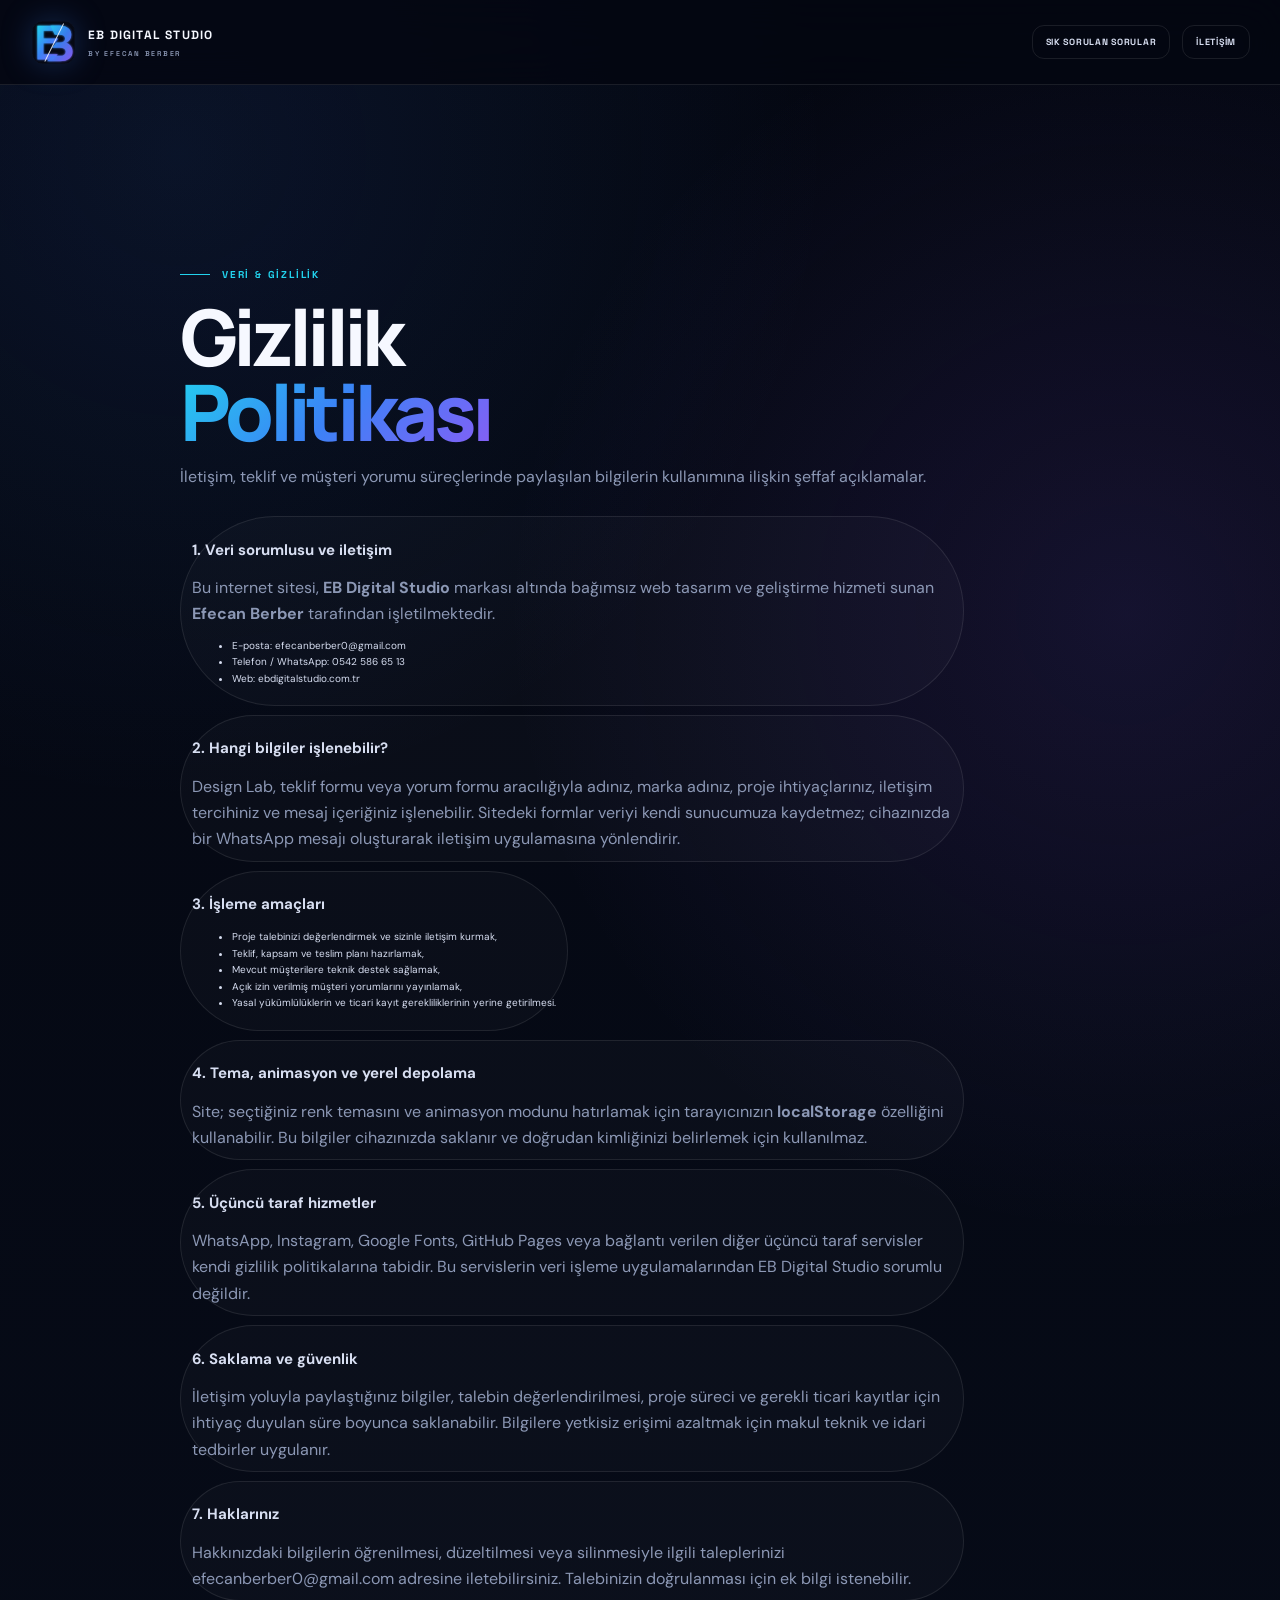
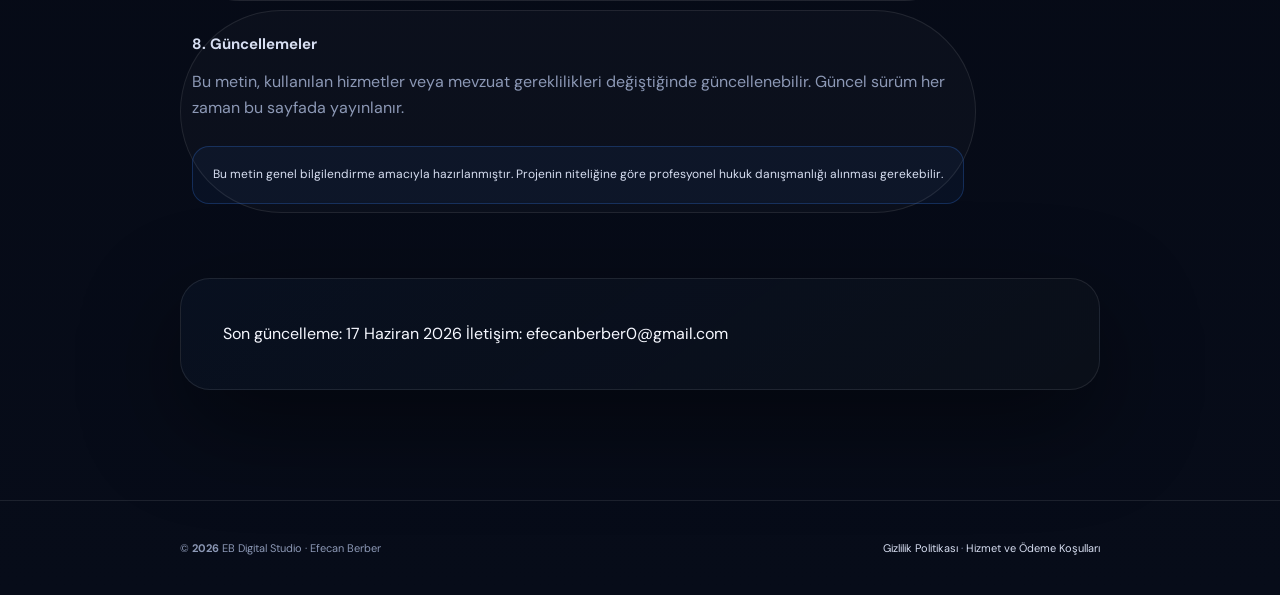
<file: gizlilik-politikasi.html>
<!doctype html>
<html lang="tr" data-theme="ocean">
<head>
  <meta charset="utf-8">
  <meta http-equiv="X-Content-Type-Options" content="nosniff">
  <meta name="referrer" content="strict-origin-when-cross-origin">
  <meta name="viewport" content="width=device-width,initial-scale=1,viewport-fit=cover">
  <meta name="theme-color" content="#050814">
  <link rel="preconnect" href="https://fonts.googleapis.com">
  <link rel="preconnect" href="https://fonts.gstatic.com" crossorigin>
  <link href="https://fonts.googleapis.com/css2?family=DM+Sans:wght@400;500;600;700&family=Manrope:wght@500;600;700;800&family=Space+Grotesk:wght@500;600;700&display=swap" rel="stylesheet">
  <link rel="stylesheet" href="css/style.css?v=5.3">
  <link rel="stylesheet" href="css/legal.css?v=5.3">
  <link rel="icon" href="/favicon.ico" sizes="any">
  <link rel="icon" href="assets/favicon.svg" type="image/svg+xml" sizes="any">
  <link rel="apple-touch-icon" sizes="180x180" href="assets/apple-touch-icon.png">
  <title>Gizlilik Politikası | EB Digital Studio</title>
  <meta name="description" content="EB Digital Studio internet sitesi ve iletişim süreçlerinde kişisel verilerin nasıl işlendiğini açıklayan gizlilik politikası.">
  <meta name="robots" content="index,follow">
  <link rel="canonical" href="https://ebdigitalstudio.com.tr/gizlilik-politikasi.html">
  <meta property="og:type" content="website">
  <meta property="og:title" content="Gizlilik Politikası | EB Digital Studio">
  <meta property="og:description" content="EB Digital Studio internet sitesi ve iletişim süreçlerinde kişisel verilerin nasıl işlendiğini açıklayan gizlilik politikası.">
  <meta property="og:url" content="https://ebdigitalstudio.com.tr/gizlilik-politikasi.html">
  <meta property="og:image" content="https://ebdigitalstudio.com.tr/assets/og-image.jpg">
  <script type="application/ld+json">{
  "@context": "https://schema.org",
  "@type": "WebPage",
  "name": "Gizlilik Politikası",
  "url": "https://ebdigitalstudio.com.tr/gizlilik-politikasi.html",
  "description": "EB Digital Studio internet sitesi ve iletişim süreçlerinde kişisel verilerin nasıl işlendiğini açıklayan gizlilik politikası.",
  "isPartOf": {
    "@id": "https://ebdigitalstudio.com.tr/#website"
  },
  "publisher": {
    "@id": "https://ebdigitalstudio.com.tr/#organization"
  }
}</script>
</head>
<body>
  <nav class="legal-nav">
    <div class="container">
      <a class="brand" href="index.html"><img class="brand-mark" src="assets/logo-ocean.svg" data-theme-logo alt="EB Digital Studio logo" width="520" height="520" decoding="async"><span><strong>EB DIGITAL STUDIO</strong><small>BY EFECAN BERBER</small></span></a>
      <div class="legal-nav-links"><a href="index.html#faq">SIK SORULAN SORULAR</a><a href="index.html#contact">İLETİŞİM</a></div>
    </div>
  </nav>
  <main class="legal-page">
    <header class="legal-hero"><div class="container"><span class="legal-kicker">VERİ & GİZLİLİK</span><h1>Gizlilik<br><span class="gradient-text">Politikası</span></h1><p>İletişim, teklif ve müşteri yorumu süreçlerinde paylaşılan bilgilerin kullanımına ilişkin şeffaf açıklamalar.</p><div class="legal-meta"><span><section><h2>1. Veri sorumlusu ve iletişim</h2><p>Bu internet sitesi, <strong>EB Digital Studio</strong> markası altında bağımsız web tasarım ve geliştirme hizmeti sunan <strong>Efecan Berber</strong> tarafından işletilmektedir.</p><ul><li>E-posta: <a href="mailto:efecanberber0@gmail.com">efecanberber0@gmail.com</a></li><li>Telefon / WhatsApp: <a href="tel:+905425866513">0542 586 65 13</a></li><li>Web: <a href="https://ebdigitalstudio.com.tr/">ebdigitalstudio.com.tr</a></li></ul></section></span><span><section><h2>2. Hangi bilgiler işlenebilir?</h2><p>Design Lab, teklif formu veya yorum formu aracılığıyla adınız, marka adınız, proje ihtiyaçlarınız, iletişim tercihiniz ve mesaj içeriğiniz işlenebilir. Sitedeki formlar veriyi kendi sunucumuza kaydetmez; cihazınızda bir WhatsApp mesajı oluşturarak iletişim uygulamasına yönlendirir.</p></section></span><span><section><h2>3. İşleme amaçları</h2><ul><li>Proje talebinizi değerlendirmek ve sizinle iletişim kurmak,</li><li>Teklif, kapsam ve teslim planı hazırlamak,</li><li>Mevcut müşterilere teknik destek sağlamak,</li><li>Açık izin verilmiş müşteri yorumlarını yayınlamak,</li><li>Yasal yükümlülüklerin ve ticari kayıt gerekliliklerinin yerine getirilmesi.</li></ul></section></span><span><section><h2>4. Tema, animasyon ve yerel depolama</h2><p>Site; seçtiğiniz renk temasını ve animasyon modunu hatırlamak için tarayıcınızın <strong>localStorage</strong> özelliğini kullanabilir. Bu bilgiler cihazınızda saklanır ve doğrudan kimliğinizi belirlemek için kullanılmaz.</p></section></span><span><section><h2>5. Üçüncü taraf hizmetler</h2><p>WhatsApp, Instagram, Google Fonts, GitHub Pages veya bağlantı verilen diğer üçüncü taraf servisler kendi gizlilik politikalarına tabidir. Bu servislerin veri işleme uygulamalarından EB Digital Studio sorumlu değildir.</p></section></span><span><section><h2>6. Saklama ve güvenlik</h2><p>İletişim yoluyla paylaştığınız bilgiler, talebin değerlendirilmesi, proje süreci ve gerekli ticari kayıtlar için ihtiyaç duyulan süre boyunca saklanabilir. Bilgilere yetkisiz erişimi azaltmak için makul teknik ve idari tedbirler uygulanır.</p></section></span><span><section><h2>7. Haklarınız</h2><p>Hakkınızdaki bilgilerin öğrenilmesi, düzeltilmesi veya silinmesiyle ilgili taleplerinizi <a href="mailto:efecanberber0@gmail.com">efecanberber0@gmail.com</a> adresine iletebilirsiniz. Talebinizin doğrulanması için ek bilgi istenebilir.</p></section></span><span><section><h2>8. Güncellemeler</h2><p>Bu metin, kullanılan hizmetler veya mevzuat gereklilikleri değiştiğinde güncellenebilir. Güncel sürüm her zaman bu sayfada yayınlanır.</p><div class="legal-notice">Bu metin genel bilgilendirme amacıyla hazırlanmıştır. Projenin niteliğine göre profesyonel hukuk danışmanlığı alınması gerekebilir.</div></section></span></div></div></header>
    <div class="legal-content"><div class="container"><article class="legal-card">Son güncelleme: 17 Haziran 2026
İletişim: efecanberber0@gmail.com</article></div></div>
  </main>
  <footer class="legal-footer"><div class="container"><span>© <b data-year></b> EB Digital Studio · Efecan Berber</span><span><a href="gizlilik-politikasi.html">Gizlilik Politikası</a> · <a href="hizmet-ve-odeme-kosullari.html" title="EB Digital Studio hizmet ve ödeme koşullarını incele">Hizmet ve Ödeme Koşulları</a></span></div></footer>
  <script src="js/legal.js?v=5.3" defer></script>
</body>
</html>
</file>
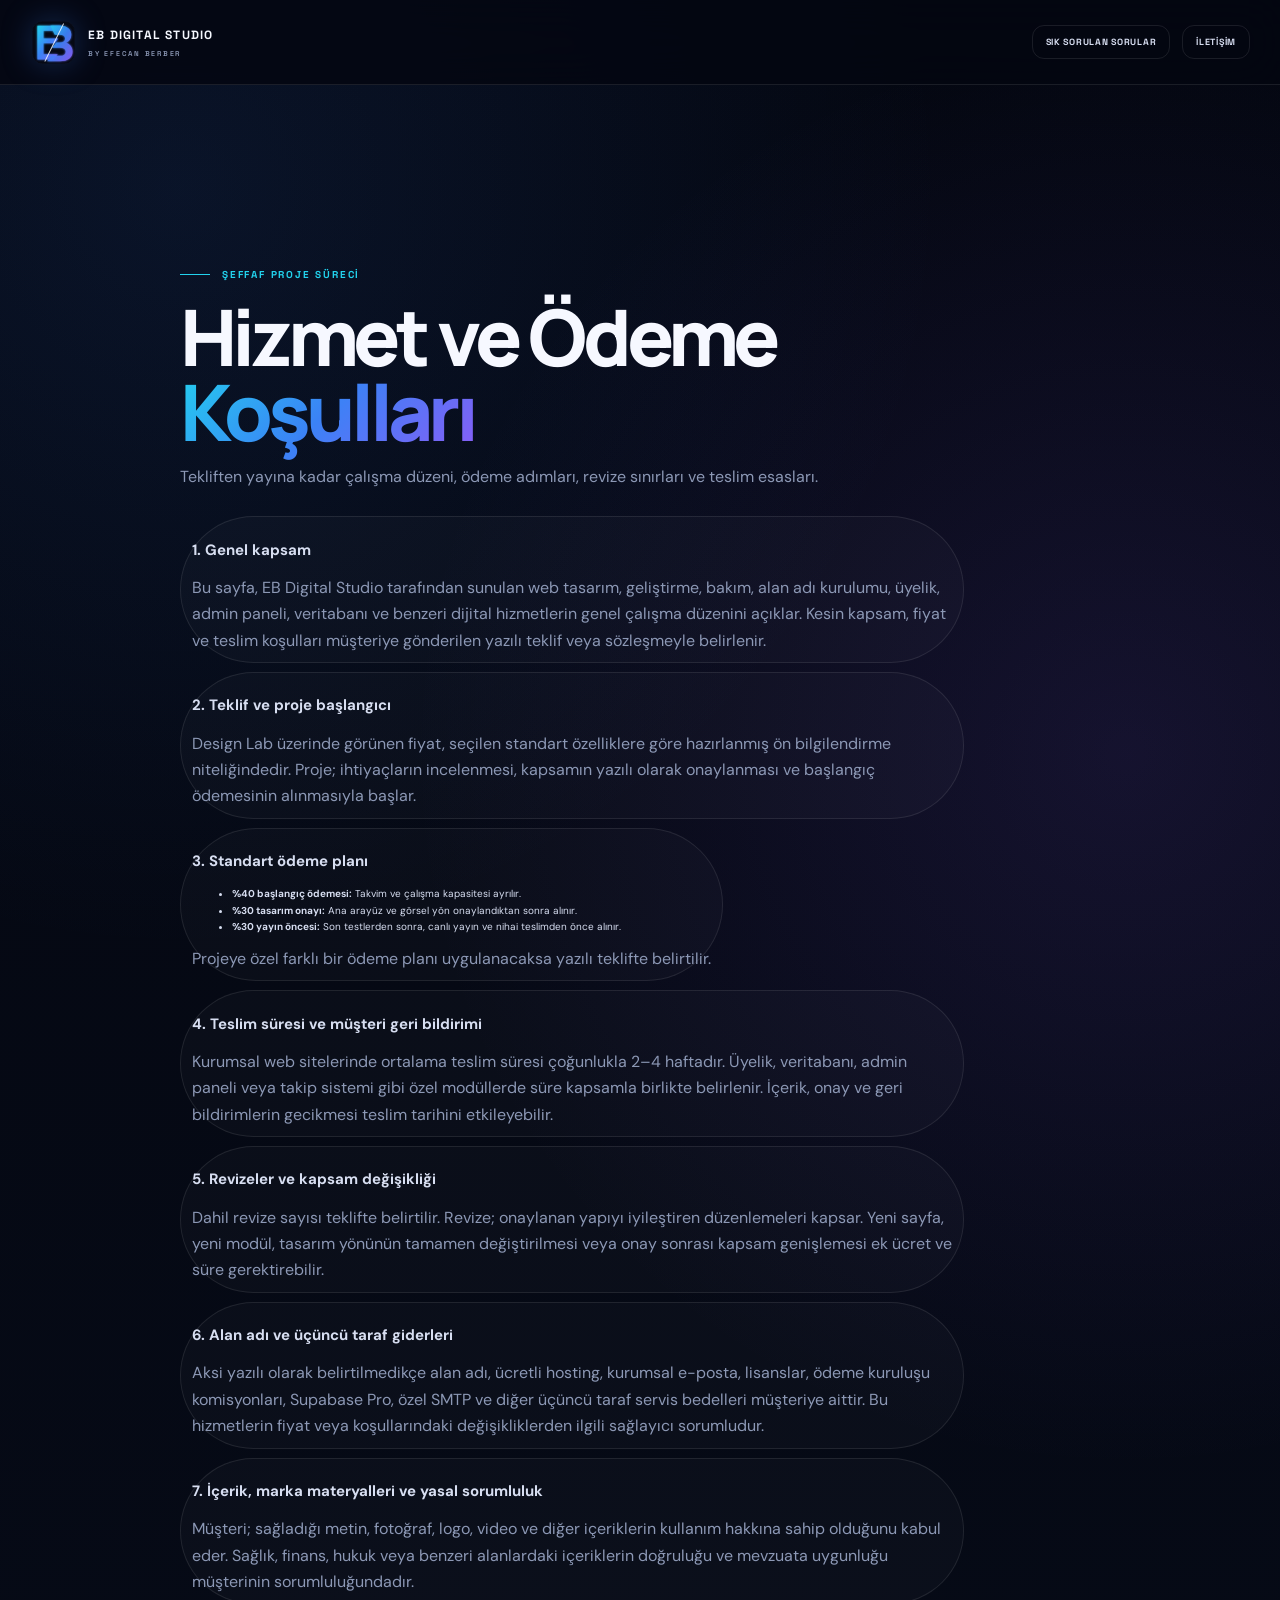
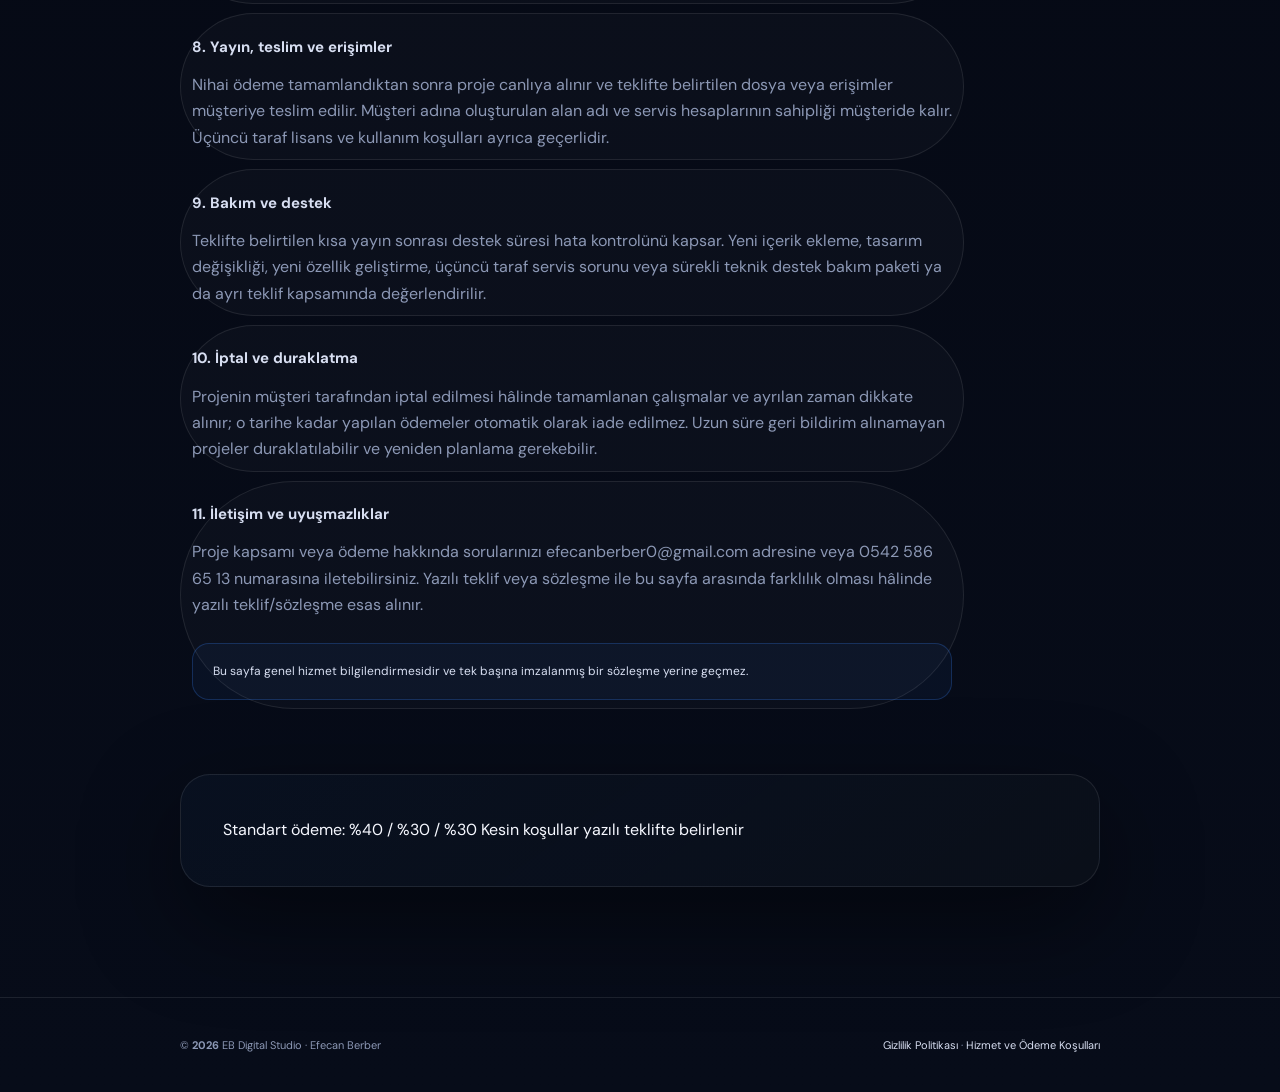
<file: hizmet-ve-odeme-kosullari.html>
<!doctype html>
<html lang="tr" data-theme="ocean">
<head>
  <meta charset="utf-8">
  <meta http-equiv="X-Content-Type-Options" content="nosniff">
  <meta name="referrer" content="strict-origin-when-cross-origin">
  <meta name="viewport" content="width=device-width,initial-scale=1,viewport-fit=cover">
  <meta name="theme-color" content="#050814">
  <link rel="preconnect" href="https://fonts.googleapis.com">
  <link rel="preconnect" href="https://fonts.gstatic.com" crossorigin>
  <link href="https://fonts.googleapis.com/css2?family=DM+Sans:wght@400;500;600;700&family=Manrope:wght@500;600;700;800&family=Space+Grotesk:wght@500;600;700&display=swap" rel="stylesheet">
  <link rel="stylesheet" href="css/style.css?v=5.3">
  <link rel="stylesheet" href="css/legal.css?v=5.3">
  <link rel="icon" href="/favicon.ico" sizes="any">
  <link rel="icon" href="assets/favicon.svg" type="image/svg+xml" sizes="any">
  <link rel="apple-touch-icon" sizes="180x180" href="assets/apple-touch-icon.png">
  <title>Hizmet ve Ödeme Koşulları | EB Digital Studio</title>
  <meta name="description" content="EB Digital Studio web tasarım ve yazılım projelerinde kapsam, ödeme, revize, teslim, bakım ve üçüncü taraf giderlerine ilişkin genel koşullar.">
  <meta name="robots" content="index,follow">
  <link rel="canonical" href="https://ebdigitalstudio.com.tr/hizmet-ve-odeme-kosullari.html">
  <meta property="og:type" content="website">
  <meta property="og:title" content="Hizmet ve Ödeme Koşulları | EB Digital Studio">
  <meta property="og:description" content="EB Digital Studio web tasarım ve yazılım projelerinde kapsam, ödeme, revize, teslim, bakım ve üçüncü taraf giderlerine ilişkin genel koşullar.">
  <meta property="og:url" content="https://ebdigitalstudio.com.tr/hizmet-ve-odeme-kosullari.html">
  <meta property="og:image" content="https://ebdigitalstudio.com.tr/assets/og-image.jpg">
  <script type="application/ld+json">{
  "@context": "https://schema.org",
  "@type": "WebPage",
  "name": "Hizmet ve Ödeme Koşulları",
  "url": "https://ebdigitalstudio.com.tr/hizmet-ve-odeme-kosullari.html",
  "description": "EB Digital Studio web tasarım ve yazılım projelerinde kapsam, ödeme, revize, teslim, bakım ve üçüncü taraf giderlerine ilişkin genel koşullar.",
  "isPartOf": {
    "@id": "https://ebdigitalstudio.com.tr/#website"
  },
  "publisher": {
    "@id": "https://ebdigitalstudio.com.tr/#organization"
  }
}</script>
</head>
<body>
  <nav class="legal-nav">
    <div class="container">
      <a class="brand" href="index.html"><img class="brand-mark" src="assets/logo-ocean.svg" data-theme-logo alt="EB Digital Studio logo" width="520" height="520" decoding="async"><span><strong>EB DIGITAL STUDIO</strong><small>BY EFECAN BERBER</small></span></a>
      <div class="legal-nav-links"><a href="index.html#faq">SIK SORULAN SORULAR</a><a href="index.html#contact">İLETİŞİM</a></div>
    </div>
  </nav>
  <main class="legal-page">
    <header class="legal-hero"><div class="container"><span class="legal-kicker">ŞEFFAF PROJE SÜRECİ</span><h1>Hizmet ve Ödeme<br><span class="gradient-text">Koşulları</span></h1><p>Tekliften yayına kadar çalışma düzeni, ödeme adımları, revize sınırları ve teslim esasları.</p><div class="legal-meta"><span><section><h2>1. Genel kapsam</h2><p>Bu sayfa, EB Digital Studio tarafından sunulan web tasarım, geliştirme, bakım, alan adı kurulumu, üyelik, admin paneli, veritabanı ve benzeri dijital hizmetlerin genel çalışma düzenini açıklar. Kesin kapsam, fiyat ve teslim koşulları müşteriye gönderilen yazılı teklif veya sözleşmeyle belirlenir.</p></section></span><span><section><h2>2. Teklif ve proje başlangıcı</h2><p>Design Lab üzerinde görünen fiyat, seçilen standart özelliklere göre hazırlanmış ön bilgilendirme niteliğindedir. Proje; ihtiyaçların incelenmesi, kapsamın yazılı olarak onaylanması ve başlangıç ödemesinin alınmasıyla başlar.</p></section></span><span><section><h2>3. Standart ödeme planı</h2><ul><li><strong>%40 başlangıç ödemesi:</strong> Takvim ve çalışma kapasitesi ayrılır.</li><li><strong>%30 tasarım onayı:</strong> Ana arayüz ve görsel yön onaylandıktan sonra alınır.</li><li><strong>%30 yayın öncesi:</strong> Son testlerden sonra, canlı yayın ve nihai teslimden önce alınır.</li></ul><p>Projeye özel farklı bir ödeme planı uygulanacaksa yazılı teklifte belirtilir.</p></section></span><span><section><h2>4. Teslim süresi ve müşteri geri bildirimi</h2><p>Kurumsal web sitelerinde ortalama teslim süresi çoğunlukla 2–4 haftadır. Üyelik, veritabanı, admin paneli veya takip sistemi gibi özel modüllerde süre kapsamla birlikte belirlenir. İçerik, onay ve geri bildirimlerin gecikmesi teslim tarihini etkileyebilir.</p></section></span><span><section><h2>5. Revizeler ve kapsam değişikliği</h2><p>Dahil revize sayısı teklifte belirtilir. Revize; onaylanan yapıyı iyileştiren düzenlemeleri kapsar. Yeni sayfa, yeni modül, tasarım yönünün tamamen değiştirilmesi veya onay sonrası kapsam genişlemesi ek ücret ve süre gerektirebilir.</p></section></span><span><section><h2>6. Alan adı ve üçüncü taraf giderleri</h2><p>Aksi yazılı olarak belirtilmedikçe alan adı, ücretli hosting, kurumsal e-posta, lisanslar, ödeme kuruluşu komisyonları, Supabase Pro, özel SMTP ve diğer üçüncü taraf servis bedelleri müşteriye aittir. Bu hizmetlerin fiyat veya koşullarındaki değişikliklerden ilgili sağlayıcı sorumludur.</p></section></span><span><section><h2>7. İçerik, marka materyalleri ve yasal sorumluluk</h2><p>Müşteri; sağladığı metin, fotoğraf, logo, video ve diğer içeriklerin kullanım hakkına sahip olduğunu kabul eder. Sağlık, finans, hukuk veya benzeri alanlardaki içeriklerin doğruluğu ve mevzuata uygunluğu müşterinin sorumluluğundadır.</p></section></span><span><section><h2>8. Yayın, teslim ve erişimler</h2><p>Nihai ödeme tamamlandıktan sonra proje canlıya alınır ve teklifte belirtilen dosya veya erişimler müşteriye teslim edilir. Müşteri adına oluşturulan alan adı ve servis hesaplarının sahipliği müşteride kalır. Üçüncü taraf lisans ve kullanım koşulları ayrıca geçerlidir.</p></section></span><span><section><h2>9. Bakım ve destek</h2><p>Teklifte belirtilen kısa yayın sonrası destek süresi hata kontrolünü kapsar. Yeni içerik ekleme, tasarım değişikliği, yeni özellik geliştirme, üçüncü taraf servis sorunu veya sürekli teknik destek bakım paketi ya da ayrı teklif kapsamında değerlendirilir.</p></section></span><span><section><h2>10. İptal ve duraklatma</h2><p>Projenin müşteri tarafından iptal edilmesi hâlinde tamamlanan çalışmalar ve ayrılan zaman dikkate alınır; o tarihe kadar yapılan ödemeler otomatik olarak iade edilmez. Uzun süre geri bildirim alınamayan projeler duraklatılabilir ve yeniden planlama gerekebilir.</p></section></span><span><section><h2>11. İletişim ve uyuşmazlıklar</h2><p>Proje kapsamı veya ödeme hakkında sorularınızı <a href="mailto:efecanberber0@gmail.com">efecanberber0@gmail.com</a> adresine veya <a href="tel:+905425866513">0542 586 65 13</a> numarasına iletebilirsiniz. Yazılı teklif veya sözleşme ile bu sayfa arasında farklılık olması hâlinde yazılı teklif/sözleşme esas alınır.</p><div class="legal-notice">Bu sayfa genel hizmet bilgilendirmesidir ve tek başına imzalanmış bir sözleşme yerine geçmez.</div></section></span></div></div></header>
    <div class="legal-content"><div class="container"><article class="legal-card">Standart ödeme: %40 / %30 / %30
Kesin koşullar yazılı teklifte belirlenir</article></div></div>
  </main>
  <footer class="legal-footer"><div class="container"><span>© <b data-year></b> EB Digital Studio · Efecan Berber</span><span><a href="gizlilik-politikasi.html">Gizlilik Politikası</a> · <a href="hizmet-ve-odeme-kosullari.html" title="EB Digital Studio hizmet ve ödeme koşullarını incele">Hizmet ve Ödeme Koşulları</a></span></div></footer>
  <script src="js/legal.js?v=5.3" defer></script>
</body>
</html>
</file>
<file: css/style.css>
:root{
 --bg:#040711;--bg2:#070c19;--surface:rgba(12,18,34,.72);--surface2:rgba(17,24,43,.9);--text:#f6f8ff;--soft:#d7def1;--muted:#8c98b5;--line:rgba(255,255,255,.09);--line2:rgba(255,255,255,.17);
 --accent:#3b82f6;--accent2:#8b5cf6;--accent3:#22d3ee;--ar:59,130,246;--a2r:139,92,246;--a3r:34,211,238;--gradient:linear-gradient(135deg,var(--accent3),var(--accent),var(--accent2));--glow:0 0 54px rgba(var(--ar),.28);--shadow:0 34px 100px rgba(0,0,0,.46);--container:min(1220px,calc(100% - 44px));--header:84px;--radius:30px}
html[data-theme=nebula]{--bg:#090510;--bg2:#100718;--accent:#8b5cf6;--accent2:#d946ef;--accent3:#c084fc;--ar:139,92,246;--a2r:217,70,239;--a3r:192,132,252}
html[data-theme=emerald]{--bg:#03100d;--bg2:#061914;--accent:#10b981;--accent2:#0f766e;--accent3:#2dd4bf;--ar:16,185,129;--a2r:15,118,110;--a3r:45,212,191}
html[data-theme=sunset]{--bg:#110604;--bg2:#1a0a07;--accent:#f97316;--accent2:#ef4444;--accent3:#fbbf24;--ar:249,115,22;--a2r:239,68,68;--a3r:251,191,36}
html[data-theme=gold]{--bg:#0f0c05;--bg2:#171107;--accent:#d6a83b;--accent2:#8a5b18;--accent3:#fde68a;--ar:214,168,59;--a2r:138,91,24;--a3r:253,230,138}
html[data-theme=silver]{--bg:#080a0f;--bg2:#10131a;--accent:#cbd5e1;--accent2:#64748b;--accent3:#f8fafc;--ar:203,213,225;--a2r:100,116,139;--a3r:248,250,252}
*{box-sizing:border-box}html{scroll-behavior:smooth;background:var(--bg)}body{margin:0;min-height:100vh;overflow-x:hidden;color:var(--text);background:radial-gradient(circle at 14% 7%,rgba(var(--ar),.1),transparent 28%),radial-gradient(circle at 88% 28%,rgba(var(--a2r),.12),transparent 32%),linear-gradient(180deg,var(--bg),var(--bg2));font:400 16px/1.65 "DM Sans",system-ui,sans-serif}body.no-scroll{overflow:hidden}a{color:inherit;text-decoration:none}button,input,select,textarea{font:inherit;color:inherit}button{border:0}img{display:block;max-width:100%}::selection{background:rgba(var(--ar),.35);color:#fff}.container{width:var(--container);margin-inline:auto}.section-pad{padding:132px 0}.skip-link{position:fixed;left:20px;top:-70px;z-index:99999;background:#fff;color:#000;padding:12px 18px;border-radius:12px}.skip-link:focus{top:20px}.noise{position:fixed;inset:0;pointer-events:none;z-index:-1;opacity:.15;background-image:url("data:image/svg+xml,%3Csvg viewBox='0 0 180 180' xmlns='http://www.w3.org/2000/svg'%3E%3Cfilter id='n'%3E%3CfeTurbulence type='fractalNoise' baseFrequency='.85' numOctaves='4'/%3E%3C/filter%3E%3Crect width='100%25' height='100%25' filter='url(%23n)' opacity='.22'/%3E%3C/svg%3E")}#particleCanvas{position:fixed;inset:0;width:100%;height:100%;pointer-events:none;z-index:-3;opacity:.72}.ambient{position:fixed;width:460px;height:460px;border-radius:50%;filter:blur(120px);opacity:.09;z-index:-2;pointer-events:none;background:var(--accent)}.ambient-a{left:-140px;top:20%}.ambient-b{right:-160px;top:58%;background:var(--accent2)}.scroll-progress{position:fixed;inset:0 0 auto;height:2px;z-index:12000}.scroll-progress span{display:block;width:0;height:100%;background:var(--gradient);box-shadow:0 0 14px rgba(var(--ar),.7)}.eyebrow{display:inline-flex;align-items:center;gap:10px;color:var(--accent3);font:700 11px/1 "Space Grotesk";letter-spacing:.22em}.eyebrow:before{content:"";width:28px;height:1px;background:var(--accent3);box-shadow:var(--glow)}.gradient-text{color:transparent;background:var(--gradient);-webkit-background-clip:text;background-clip:text}.section-no{display:inline-flex;margin-right:14px;color:rgba(255,255,255,.26);font:700 11px "Space Grotesk";letter-spacing:.18em}.button{display:inline-flex;align-items:center;justify-content:center;gap:13px;min-height:54px;padding:0 24px;border-radius:15px;cursor:pointer;font:700 11px/1 "Space Grotesk";letter-spacing:.07em;transition:transform .28s,border-color .28s,background .28s,box-shadow .28s}.button:hover{transform:translateY(-3px)}.button-primary{color:#fff;background:var(--gradient);box-shadow:0 16px 45px rgba(var(--ar),.25),inset 0 1px 0 rgba(255,255,255,.3)}.button-primary:hover{box-shadow:0 20px 56px rgba(var(--ar),.38),0 0 0 1px rgba(255,255,255,.12)}.button-secondary{background:rgba(255,255,255,.035);border:1px solid var(--line2);backdrop-filter:blur(16px)}.button-secondary:hover{border-color:rgba(var(--ar),.58);background:rgba(var(--ar),.07)}
.intro{position:fixed;inset:0;z-index:20000;display:grid;place-items:center;overflow:hidden;background:#02040a;transition:opacity .75s,visibility .75s}.intro.is-hidden{opacity:0;visibility:hidden;pointer-events:none}.intro-grid{position:absolute;inset:-40%;background-image:linear-gradient(rgba(255,255,255,.035) 1px,transparent 1px),linear-gradient(90deg,rgba(255,255,255,.035) 1px,transparent 1px);background-size:50px 50px;transform:perspective(600px) rotateX(65deg) translateY(24%);mask-image:linear-gradient(to bottom,transparent,#000 35%,transparent 80%)}.intro-core{position:relative;text-align:center;width:min(350px,76vw)}.intro-logo{width:145px;margin:auto;filter:drop-shadow(0 0 30px rgba(var(--ar),.52));animation:introLogo 1.15s cubic-bezier(.2,.8,.2,1) both}.intro-core p{margin:20px 0 13px;font:700 15px "Space Grotesk";letter-spacing:.28em}.intro-core small{display:block;margin-top:12px;color:var(--muted);font:600 8px "Space Grotesk";letter-spacing:.32em}.intro-line{height:1px;background:rgba(255,255,255,.1);overflow:hidden}.intro-line span{display:block;width:0;height:100%;background:var(--gradient);animation:introLine 1.4s .22s cubic-bezier(.2,.8,.2,1) forwards}@keyframes introLogo{from{opacity:0;transform:scale(.7) rotate(-7deg);filter:blur(11px)}to{opacity:1;transform:none}}@keyframes introLine{to{width:100%}}
.cursor-dot,.cursor-ring{position:fixed;left:0;top:0;z-index:50000;pointer-events:none;border-radius:50%;transform:translate(-50%,-50%);display:none;opacity:0;will-change:transform,opacity}.cursor-dot{width:7px;height:7px;background:#fff;box-shadow:0 0 8px #fff,0 0 22px var(--accent3),0 0 38px rgba(var(--ar),.65);transition:width .18s,height .18s,opacity .18s,background .18s}.cursor-ring{width:44px;height:44px;border:1px solid rgba(var(--ar),.48);background:radial-gradient(circle,rgba(var(--ar),.045),transparent 64%);box-shadow:inset 0 0 18px rgba(var(--ar),.06),0 0 24px rgba(var(--ar),.08);transition:width .24s cubic-bezier(.2,.8,.2,1),height .24s cubic-bezier(.2,.8,.2,1),background .2s,border-color .2s,opacity .18s}.cursor-ring:before{content:"";position:absolute;inset:-4px;border-radius:inherit;padding:1px;background:conic-gradient(from 0deg,transparent 0 18%,var(--accent3) 28%,var(--accent2) 42%,transparent 54% 78%,var(--accent) 90%,transparent);opacity:.68;animation:ebCursorOrbit 3.8s linear infinite;-webkit-mask:linear-gradient(#000 0 0) content-box,linear-gradient(#000 0 0);-webkit-mask-composite:xor;mask-composite:exclude}.cursor-ring:after{content:"";position:absolute;inset:7px;border-radius:inherit;border:1px solid rgba(255,255,255,.045)}.cursor-ring span{position:relative;z-index:1;color:#fff;text-shadow:0 0 10px rgba(var(--ar),.8);font:700 7px "Space Grotesk";letter-spacing:.12em;opacity:0;transition:opacity .16s}.cursor-ring.is-active{width:70px;height:70px;border-color:rgba(var(--ar),.72);background:radial-gradient(circle,rgba(var(--ar),.14),rgba(var(--a2r),.045) 56%,transparent 72%)}.cursor-ring.is-active span{opacity:1}.cursor-ring.is-pressed{width:34px;height:34px;background:rgba(var(--ar),.22)}.cursor-dot.is-pressed{width:4px;height:4px}.cursor-dot.is-visible,.cursor-ring.is-visible{opacity:1}@keyframes ebCursorOrbit{to{rotate:1turn}}@media(pointer:fine){html.custom-cursor-ready .cursor-dot,html.custom-cursor-ready .cursor-ring{display:grid;place-items:center}html.custom-cursor-ready body,html.custom-cursor-ready a,html.custom-cursor-ready button,html.custom-cursor-ready input,html.custom-cursor-ready select,html.custom-cursor-ready textarea,html.custom-cursor-ready .compare-shell{cursor:none}}@media(pointer:coarse){.cursor-dot,.cursor-ring{display:none!important}}
.site-header{position:fixed;inset:0 0 auto;height:var(--header);z-index:1000;display:flex;align-items:center;transition:.3s}.site-header.scrolled{background:rgba(4,7,17,.76);border-bottom:1px solid var(--line);backdrop-filter:blur(22px) saturate(140%)}.nav-shell{display:flex;align-items:center;justify-content:space-between;gap:30px}.brand{display:flex;align-items:center;gap:11px}.brand-mark{width:47px;height:47px;filter:drop-shadow(0 0 15px rgba(var(--ar),.25))}.brand>span{display:grid;line-height:1}.brand strong{font:700 12px "Space Grotesk";letter-spacing:.1em}.brand small{margin-top:6px;color:var(--muted);font:600 7px "Space Grotesk";letter-spacing:.25em}.desktop-nav{display:flex;align-items:center;gap:28px}.desktop-nav a{position:relative;color:var(--soft);font:600 10px "Space Grotesk";letter-spacing:.1em}.desktop-nav a:after{content:"";position:absolute;left:0;bottom:-10px;width:0;height:1px;background:var(--gradient);transition:.3s}.desktop-nav a:hover,.desktop-nav a.is-active{color:#fff}.desktop-nav a:hover:after,.desktop-nav a.is-active:after{width:100%}.nav-actions{display:flex;align-items:center;gap:10px}.theme-trigger{height:43px;padding:0 14px;display:flex;align-items:center;gap:8px;border:1px solid var(--line);border-radius:13px;background:rgba(255,255,255,.025);font:700 9px "Space Grotesk";letter-spacing:.13em;cursor:pointer}.theme-orb{width:14px;height:14px;border-radius:50%;background:var(--gradient);box-shadow:0 0 16px rgba(var(--ar),.48)}.nav-cta{min-height:43px;padding-inline:17px;font-size:9px}.menu-toggle{display:none;width:44px;height:44px;border:1px solid var(--line);border-radius:13px;background:rgba(255,255,255,.025);position:relative}.menu-toggle span{position:absolute;left:13px;width:18px;height:1px;background:#fff;transition:.3s}.menu-toggle span:first-child{top:17px}.menu-toggle span:last-child{top:25px}.menu-toggle[aria-expanded=true] span:first-child{transform:translateY(4px) rotate(45deg)}.menu-toggle[aria-expanded=true] span:last-child{transform:translateY(-4px) rotate(-45deg)}
.mobile-menu{position:fixed;top:var(--header);left:12px;right:12px;z-index:999;display:grid;gap:5px;padding:15px;border:1px solid var(--line);border-radius:20px;background:rgba(5,9,19,.96);backdrop-filter:blur(26px);opacity:0;visibility:hidden;transform:translateY(-10px);transition:.3s}.mobile-menu.is-open{opacity:1;visibility:visible;transform:none}.mobile-menu a,.mobile-menu button{padding:15px 17px;text-align:left;border-radius:13px;background:transparent;font:700 13px Manrope}.mobile-menu button{display:flex;align-items:center;gap:10px}.mobile-menu a:hover,.mobile-menu button:hover{background:rgba(var(--ar),.08)}
.theme-panel{position:fixed;right:18px;top:18px;bottom:18px;width:min(460px,calc(100% - 36px));z-index:5000;padding:30px;overflow:auto;border:1px solid var(--line2);border-radius:28px;background:rgba(6,10,21,.95);box-shadow:var(--shadow);backdrop-filter:blur(30px);transform:translateX(calc(100% + 45px));transition:transform .48s cubic-bezier(.2,.8,.2,1)}.theme-panel.is-open{transform:none}.theme-panel-head{display:flex;justify-content:space-between;align-items:flex-start;gap:20px}.theme-panel h2{margin:10px 0 0;font:800 35px/1.05 Manrope;letter-spacing:-.045em}.theme-panel>p{margin:20px 0;color:var(--muted);font-size:13px}.icon-button{width:42px;height:42px;border:1px solid var(--line);border-radius:50%;background:rgba(255,255,255,.035);font-size:25px;cursor:pointer}.theme-grid{display:grid;gap:10px}.theme-option{display:grid;grid-template-columns:70px 1fr auto;align-items:center;gap:14px;padding:13px;text-align:left;border:1px solid var(--line);border-radius:17px;background:rgba(255,255,255,.024);cursor:pointer;transition:.25s}.theme-option:hover,.theme-option.is-active{border-color:rgba(var(--ar),.58);background:rgba(var(--ar),.08)}.theme-option strong,.theme-option small{display:block}.theme-option strong{font:700 13px Manrope}.theme-option small{margin-top:3px;color:var(--muted);font-size:10px}.theme-option>b{color:var(--muted);font:700 9px "Space Grotesk"}.swatches{height:46px;display:flex;overflow:hidden;border:1px solid rgba(255,255,255,.08);border-radius:12px}.swatches i{flex:1}.ocean i:nth-child(1){background:#22d3ee}.ocean i:nth-child(2){background:#3b82f6}.ocean i:nth-child(3){background:#8b5cf6}.nebula i:nth-child(1){background:#c084fc}.nebula i:nth-child(2){background:#8b5cf6}.nebula i:nth-child(3){background:#d946ef}.emerald i:nth-child(1){background:#2dd4bf}.emerald i:nth-child(2){background:#10b981}.emerald i:nth-child(3){background:#0f766e}.sunset i:nth-child(1){background:#fbbf24}.sunset i:nth-child(2){background:#f97316}.sunset i:nth-child(3){background:#ef4444}.gold i:nth-child(1){background:#fde68a}.gold i:nth-child(2){background:#d6a83b}.gold i:nth-child(3){background:#8a5b18}.silver i:nth-child(1){background:#f8fafc}.silver i:nth-child(2){background:#cbd5e1}.silver i:nth-child(3){background:#64748b}.theme-reset{width:100%;margin-top:18px}.panel-backdrop{position:fixed;inset:0;z-index:4900;opacity:0;visibility:hidden;background:rgba(0,0,0,.58);backdrop-filter:blur(6px);transition:.3s}.panel-backdrop.is-visible{opacity:1;visibility:visible}
.hero{min-height:100svh;display:flex;align-items:center;padding-top:calc(var(--header) + 72px);position:relative}.hero-grid{display:grid;grid-template-columns:1.03fr .97fr;align-items:center;gap:48px}.status-pill{width:max-content;margin-bottom:25px;padding:10px 14px;display:flex;align-items:center;gap:9px;border:1px solid rgba(var(--ar),.25);border-radius:999px;background:rgba(var(--ar),.055);color:var(--soft);font:600 10px "Space Grotesk";letter-spacing:.08em}.status-pill i,.live-badge i{width:7px;height:7px;border-radius:50%;background:#65ff9e;box-shadow:0 0 14px #65ff9e;animation:pulse 1.8s infinite}.hero h1{margin:23px 0 24px;max-width:780px;font:800 clamp(52px,6.2vw,93px)/.93 Manrope;letter-spacing:-.065em}.hero-copy>p{max-width:650px;margin:0;color:var(--soft);font-size:17px}.rotating-line{margin-top:18px;color:var(--muted);font-size:13px}.rotating-line strong{display:inline-block;color:var(--accent3);transition:.22s}.rotating-line strong.swap{opacity:0;transform:translateY(5px)}.hero-actions{display:flex;flex-wrap:wrap;gap:12px;margin-top:34px}.hero-proof{display:flex;flex-wrap:wrap;gap:26px;margin-top:36px;padding-top:24px;border-top:1px solid var(--line)}.hero-proof span{color:var(--muted);font:600 10px "Space Grotesk";letter-spacing:.08em}.hero-proof b{margin-right:8px;color:var(--accent3)}.hero-stage{position:relative;min-height:665px}.signature-mark{position:absolute;right:-8%;top:0;width:73%;aspect-ratio:1;display:grid;place-items:center;z-index:1}.signature-mark img{width:78%;filter:drop-shadow(0 0 24px rgba(var(--ar),.54)) drop-shadow(0 0 70px rgba(var(--a2r),.34));animation:logoFloat 6s ease-in-out infinite}.signature-mark>span{position:absolute;bottom:8%;right:2%;color:rgba(255,255,255,.06);font:800 94px Manrope;letter-spacing:-.08em}.signature-glow{position:absolute;inset:13%;border-radius:50%;background:radial-gradient(circle,rgba(var(--ar),.26),rgba(var(--a2r),.1) 42%,transparent 70%);filter:blur(28px)}.portrait-shell{position:absolute;left:0;bottom:0;width:58%;z-index:4}.portrait-frame{position:relative;overflow:hidden;aspect-ratio:.77;border:1px solid rgba(255,255,255,.18);border-radius:30px;background:linear-gradient(145deg,rgba(var(--ar),.14),rgba(var(--a2r),.08));box-shadow:var(--shadow)}.portrait-frame:after{content:"";position:absolute;inset:0;background:linear-gradient(to top,rgba(2,5,12,.88),transparent 46%)}.portrait-frame img{width:100%;height:100%;object-fit:cover;object-position:center 18%;filter:saturate(.9) contrast(1.04)}.portrait-label{position:absolute;left:24px;right:24px;bottom:22px;z-index:2;display:grid}.portrait-label strong{font:700 12px "Space Grotesk";letter-spacing:.14em}.portrait-label small{margin-top:5px;color:var(--muted);font:600 8px "Space Grotesk";letter-spacing:.18em}.float-chip{position:absolute;z-index:7;display:flex;align-items:center;gap:10px;padding:12px 15px;border:1px solid var(--line2);border-radius:16px;background:rgba(8,13,27,.8);box-shadow:var(--shadow);backdrop-filter:blur(18px)}.float-chip b{width:32px;height:32px;display:grid;place-items:center;border-radius:10px;background:rgba(var(--ar),.12);color:var(--accent3);font:700 10px "Space Grotesk"}.float-chip span{color:var(--soft);font-size:11px}.chip-a{left:46%;top:42%}.chip-b{right:0;bottom:15%}.edition-badge{position:absolute;right:5%;top:18%;z-index:5;color:var(--muted);font:600 8px "Space Grotesk";letter-spacing:.18em}.edition-badge strong{display:block;margin-top:5px;color:var(--text);font-size:24px}.beam{position:absolute;z-index:0;height:2px;border-radius:99px;background:linear-gradient(90deg,transparent,var(--accent3),var(--accent2),transparent);filter:drop-shadow(0 0 12px var(--accent));transform-origin:center;opacity:.7}.beam-one{width:90%;right:-13%;top:35%;transform:rotate(-24deg)}.beam-two{width:78%;right:-5%;top:51%;transform:rotate(-13deg)}.beam-three{width:67%;right:-8%;top:67%;transform:rotate(8deg)}.scroll-cue{position:absolute;left:50%;bottom:25px;transform:translateX(-50%);display:flex;align-items:center;gap:12px;color:var(--muted);font:600 8px "Space Grotesk";letter-spacing:.2em}.scroll-cue span{width:1px;height:30px;background:linear-gradient(var(--accent3),transparent)}@keyframes logoFloat{50%{transform:translateY(-13px) rotate(1deg)}}@keyframes pulse{50%{opacity:.45;transform:scale(.75)}}
.marquee{overflow:hidden;border-block:1px solid var(--line);background:rgba(255,255,255,.018)}.marquee div{width:max-content;padding:17px 0;color:rgba(255,255,255,.38);font:700 10px "Space Grotesk";letter-spacing:.21em;animation:marquee 28s linear infinite}@keyframes marquee{to{transform:translateX(-50%)}}
.section-heading{display:grid;grid-template-columns:1fr minmax(280px,420px);align-items:end;gap:50px;margin-bottom:50px}.section-heading h2,.about-copy h2,.tech-copy h2,.contact-head h2{margin:15px 0 0;font:800 clamp(42px,5vw,70px)/.98 Manrope;letter-spacing:-.055em}.section-heading>p{margin:0;color:var(--muted);font-size:14px}.featured-project{display:grid;grid-template-columns:.83fr 1.17fr;min-height:610px;overflow:hidden;border:1px solid rgba(var(--ar),.22);border-radius:34px;background:linear-gradient(145deg,rgba(var(--ar),.06),rgba(255,255,255,.018) 38%,rgba(var(--a2r),.055));box-shadow:var(--shadow);transform-style:preserve-3d}.project-copy{padding:60px}.project-kicker{color:var(--accent3);font:700 9px "Space Grotesk";letter-spacing:.19em}.project-copy h3{margin:18px 0 20px;font:800 clamp(38px,4vw,60px)/.99 Manrope;letter-spacing:-.055em}.project-copy>p{color:var(--soft);font-size:15px}.tag-list{display:flex;flex-wrap:wrap;gap:7px;margin:24px 0}.tag-list span{padding:8px 10px;border:1px solid var(--line);border-radius:999px;color:var(--muted);font:600 8px "Space Grotesk";letter-spacing:.08em}.project-points{display:grid;grid-template-columns:1fr 1fr;gap:11px 20px;padding:0;margin:25px 0 32px;list-style:none}.project-points li{position:relative;padding-left:18px;color:var(--soft);font-size:12px}.project-points li:before{content:"✓";position:absolute;left:0;color:var(--accent3)}.project-actions{display:flex;flex-wrap:wrap;gap:10px}.device-scene{position:relative;min-height:610px;display:grid;place-items:center;overflow:hidden;background:radial-gradient(circle at 60% 48%,rgba(var(--ar),.2),transparent 38%),radial-gradient(circle at 80% 70%,rgba(var(--a2r),.14),transparent 30%)}.device-scene:before{content:"";position:absolute;inset:0;background-image:linear-gradient(rgba(255,255,255,.035) 1px,transparent 1px),linear-gradient(90deg,rgba(255,255,255,.035) 1px,transparent 1px);background-size:38px 38px;mask-image:radial-gradient(circle at 60% 55%,#000,transparent 72%)}.device-glow{position:absolute;width:420px;height:420px;border-radius:50%;background:rgba(var(--ar),.15);filter:blur(80px)}.laptop{position:relative;width:77%;z-index:2;transform:perspective(1200px) rotateY(-7deg) rotateX(2deg)}.laptop-screen{overflow:hidden;aspect-ratio:1.55;border:9px solid #10131b;border-radius:20px;background:#05070c;box-shadow:0 30px 80px rgba(0,0,0,.55),0 0 0 1px rgba(255,255,255,.12)}.laptop-screen img{width:100%;height:100%;object-fit:cover}.laptop-base{width:112%;height:14px;margin-left:-6%;border-radius:3px 3px 20px 20px;background:linear-gradient(#7d8492,#1e222b);box-shadow:0 13px 25px rgba(0,0,0,.45)}.phone{position:absolute;right:5%;bottom:9%;z-index:4;width:22%;overflow:hidden;aspect-ratio:.51;border:7px solid #161922;border-radius:28px;background:#05070c;box-shadow:0 25px 60px rgba(0,0,0,.55),0 0 0 1px rgba(255,255,255,.12);transform:rotate(4deg)}.phone img{width:100%;height:100%;object-fit:cover;object-position:80% center}.phone-notch{position:absolute;left:31%;right:31%;top:4px;height:9px;z-index:2;border-radius:99px;background:#090b10}.live-badge{position:absolute;right:8%;top:8%;z-index:5;display:flex;align-items:center;gap:8px;padding:9px 12px;border:1px solid var(--line);border-radius:999px;background:rgba(4,7,14,.72);font:700 8px "Space Grotesk";letter-spacing:.12em}.project-strip{display:grid;grid-template-columns:1fr 1fr auto;gap:12px;margin-top:15px}.project-strip>div{min-height:120px;padding:24px;border:1px solid var(--line);border-radius:22px;background:rgba(255,255,255,.022)}.project-strip span,.project-strip strong,.project-strip small{display:block}.project-strip span{color:var(--accent3);font:700 8px "Space Grotesk";letter-spacing:.16em}.project-strip strong{margin-top:10px;font:700 15px Manrope}.project-strip small{margin-top:5px;color:var(--muted);font-size:11px}.project-strip .project-arrow{width:120px;display:grid;place-items:center;color:var(--accent3);font-size:31px}
.services-section{background:linear-gradient(180deg,transparent,rgba(var(--ar),.025),transparent)}.service-grid{display:grid;grid-template-columns:repeat(3,1fr);gap:13px}.service-card{position:relative;min-height:310px;padding:32px;border:1px solid var(--line);border-radius:25px;background:linear-gradient(145deg,rgba(255,255,255,.035),rgba(255,255,255,.014));overflow:hidden;transition:.3s;transform-style:preserve-3d}.service-card:after{content:"";position:absolute;width:170px;height:170px;right:-80px;bottom:-95px;border-radius:50%;background:rgba(var(--ar),.09);filter:blur(30px);transition:.3s}.service-card:hover{border-color:rgba(var(--ar),.45);background:rgba(var(--ar),.04)}.service-card:hover:after{transform:scale(1.35)}.service-no{position:absolute;right:25px;top:25px;color:rgba(255,255,255,.22);font:700 9px "Space Grotesk"}.service-card>i{width:52px;height:52px;display:grid;place-items:center;border:1px solid rgba(var(--ar),.25);border-radius:15px;background:rgba(var(--ar),.08);color:var(--accent3);font-style:normal;font-size:22px}.service-card h3{margin:30px 0 11px;font:700 19px Manrope}.service-card p{margin:0;color:var(--muted);font-size:13px}.service-card>b{position:absolute;left:32px;bottom:28px;color:var(--accent3);font:700 8px "Space Grotesk";letter-spacing:.12em}
.about-section{position:relative}.about-grid{display:grid;grid-template-columns:.95fr 1.05fr;align-items:center;gap:78px}.about-gallery{position:relative;min-height:700px}.story-main{position:absolute;left:0;top:0;width:66%;overflow:hidden;aspect-ratio:.72;border:1px solid var(--line2);border-radius:31px;background:#111}.story-main img,.story-secondary img{width:100%;height:100%;object-fit:cover}.story-main img{object-position:center 28%}.story-secondary{position:absolute;right:0;bottom:0;width:45%;overflow:hidden;aspect-ratio:.73;border:1px solid var(--line2);border-radius:26px;background:#111;box-shadow:var(--shadow)}.story-secondary img{object-position:center 48%}.about-badges{position:absolute;left:7%;bottom:4%;z-index:3;display:grid;gap:7px}.about-badges span{width:max-content;padding:8px 12px;border:1px solid var(--line);border-radius:999px;background:rgba(5,9,18,.75);color:var(--soft);font:700 8px "Space Grotesk";letter-spacing:.14em;backdrop-filter:blur(14px)}.about-copy p{color:var(--soft);font-size:15px}.about-copy blockquote{margin:30px 0;padding:20px 0 20px 24px;border-left:1px solid var(--accent3);color:#fff;font:600 19px/1.5 Manrope}.signature{font:500 28px "DM Sans";font-style:italic;color:var(--accent3);transform:rotate(-4deg);width:max-content}
.tech-section{border-block:1px solid var(--line);background:rgba(255,255,255,.012)}.tech-grid{display:grid;grid-template-columns:.9fr 1.1fr;align-items:center;gap:70px}.tech-copy p{max-width:520px;color:var(--muted)}.tech-list{display:flex;flex-wrap:wrap;gap:8px;margin-top:26px}.tech-list span{padding:9px 12px;border:1px solid var(--line);border-radius:999px;color:var(--soft);font:600 9px "Space Grotesk";letter-spacing:.08em}.orbit{position:relative;min-height:590px;display:grid;place-items:center}.orbit-ring{position:absolute;border:1px solid rgba(var(--ar),.24);border-radius:50%;box-shadow:inset 0 0 50px rgba(var(--ar),.025)}.ring-a{width:450px;height:450px;animation:spin 28s linear infinite}.ring-b{width:340px;height:340px;animation:spin 22s linear infinite reverse}.ring-c{width:225px;height:225px;animation:spin 18s linear infinite}.orbit-core{width:132px;height:132px;display:grid;place-items:center;border:1px solid rgba(var(--ar),.35);border-radius:36px;background:rgba(var(--ar),.07);box-shadow:var(--glow);transform:rotate(45deg)}.orbit-core img{width:76%;transform:rotate(-45deg);filter:drop-shadow(0 0 20px rgba(var(--ar),.45))}.node{position:absolute;min-width:56px;height:56px;display:grid;place-items:center;border:1px solid var(--line2);border-radius:16px;background:rgba(7,12,24,.86);box-shadow:var(--shadow);color:var(--soft);font:700 9px "Space Grotesk"}.n1{top:10%;left:45%}.n2{top:22%;right:12%}.n3{top:47%;right:4%}.n4{bottom:13%;right:19%}.n5{bottom:8%;left:41%}.n6{bottom:20%;left:8%}.n7{top:44%;left:2%}.n8{top:18%;left:17%}@keyframes spin{to{transform:rotate(360deg)}}
.process-track{position:relative;display:grid;grid-template-columns:repeat(3,1fr);gap:13px}.process-track:before{content:"";position:absolute;left:8%;right:8%;top:44px;height:1px;background:linear-gradient(90deg,transparent,var(--accent),var(--accent2),transparent);opacity:.38}.process-step{position:relative;min-height:260px;padding:30px;border:1px solid var(--line);border-radius:24px;background:rgba(255,255,255,.022)}.process-step>span{width:42px;height:42px;display:grid;place-items:center;border:1px solid rgba(var(--ar),.37);border-radius:50%;background:var(--bg);color:var(--accent3);font:700 10px "Space Grotesk"}.process-step small{display:block;margin-top:26px;color:var(--accent3);font:700 8px "Space Grotesk";letter-spacing:.16em}.process-step h3{margin:10px 0;font:700 18px Manrope}.process-step p{margin:0;color:var(--muted);font-size:12px}
.contact-shell{padding:50px;border:1px solid rgba(var(--ar),.22);border-radius:34px;background:linear-gradient(145deg,rgba(var(--ar),.055),rgba(255,255,255,.018),rgba(var(--a2r),.05));box-shadow:var(--shadow)}.contact-head{display:grid;grid-template-columns:1fr auto;gap:50px;align-items:end;margin-bottom:40px}.contact-head p{max-width:660px;color:var(--muted)}.direct-contact{display:grid;gap:10px}.direct-contact a{padding:16px 18px;border:1px solid var(--line);border-radius:17px;background:rgba(255,255,255,.025)}.direct-contact small,.direct-contact strong{display:block}.direct-contact small{color:var(--accent3);font:700 8px "Space Grotesk";letter-spacing:.16em}.direct-contact strong{margin-top:4px;font-size:13px}.proposal-form{display:grid;grid-template-columns:1fr 1fr;gap:14px}.proposal-form>label{display:grid;gap:8px}.proposal-form label>span,.proposal-form legend{color:var(--soft);font:600 10px "Space Grotesk";letter-spacing:.08em}.proposal-form input,.proposal-form select,.proposal-form textarea{width:100%;border:1px solid var(--line);border-radius:15px;outline:0;background:rgba(255,255,255,.025);padding:15px 16px;transition:.25s}.proposal-form select{appearance:none}.proposal-form input:focus,.proposal-form select:focus,.proposal-form textarea:focus{border-color:rgba(var(--ar),.6);box-shadow:0 0 0 4px rgba(var(--ar),.08)}.proposal-form fieldset{grid-column:1/-1;display:flex;flex-wrap:wrap;gap:8px;margin:4px 0;padding:18px;border:1px solid var(--line);border-radius:18px}.proposal-form fieldset legend{padding:0 8px}.proposal-form fieldset label{position:relative}.proposal-form fieldset input{position:absolute;opacity:0}.proposal-form fieldset span{display:block;padding:10px 13px;border:1px solid var(--line);border-radius:999px;color:var(--muted);cursor:pointer}.proposal-form fieldset input:checked+span{border-color:rgba(var(--ar),.55);background:rgba(var(--ar),.1);color:#fff}.full{grid-column:1/-1}.form-footer{grid-column:1/-1;display:flex;align-items:center;justify-content:space-between;gap:25px;margin-top:8px}.form-footer p{max-width:480px;margin:0;color:var(--muted);font-size:11px}
.site-footer{padding:70px 0 28px;border-top:1px solid var(--line);background:rgba(0,0,0,.1)}.footer-grid{display:grid;grid-template-columns:1.3fr .55fr .8fr auto;gap:45px}.footer-brand p{max-width:330px;color:var(--muted);font-size:12px}.footer-grid>div:not(.footer-brand){display:grid;align-content:start;gap:9px}.footer-grid small{margin-bottom:5px;color:var(--accent3);font:700 8px "Space Grotesk";letter-spacing:.16em}.footer-grid a:not(.brand){color:var(--muted);font-size:12px}.footer-grid a:hover{color:#fff}.to-top{width:70px;height:70px;display:grid;place-items:center;border:1px solid var(--line);border-radius:50%;font:700 8px "Space Grotesk"}.footer-bottom{display:flex;justify-content:space-between;gap:20px;margin-top:50px;padding-top:22px;border-top:1px solid var(--line);color:var(--muted);font-size:10px}.case-modal{width:min(960px,calc(100% - 30px));max-height:90vh;overflow:auto;padding:45px;border:1px solid var(--line2);border-radius:30px;color:var(--text);background:rgba(6,10,21,.97);box-shadow:var(--shadow);backdrop-filter:blur(30px)}.case-modal::backdrop{background:rgba(0,0,0,.72);backdrop-filter:blur(7px)}.modal-close{position:absolute;right:25px;top:25px}.case-modal h2{margin:15px 0;font:800 50px/1 Manrope;letter-spacing:-.05em}.case-modal>p{color:var(--muted)}.case-grid{display:grid;grid-template-columns:repeat(3,1fr);gap:10px;margin:30px 0}.case-grid article{padding:22px;border:1px solid var(--line);border-radius:19px;background:rgba(255,255,255,.025)}.case-grid small{color:var(--accent3);font:700 8px "Space Grotesk";letter-spacing:.14em}.case-grid h3{font:700 16px Manrope}.case-grid p{color:var(--muted);font-size:11px}.case-modal>img{width:100%;margin:25px 0;border-radius:22px}.reveal{opacity:0;transform:translateY(28px);transition:opacity .8s var(--delay,0ms),transform .8s var(--delay,0ms)}.reveal.is-visible{opacity:1;transform:none}
@media(max-width:1050px){.desktop-nav{display:none}.menu-toggle{display:block}.hero-grid,.featured-project,.about-grid,.tech-grid{grid-template-columns:1fr}.hero{padding-top:135px}.hero-copy{text-align:center}.hero-copy .status-pill,.hero-copy .eyebrow{margin-inline:auto}.hero-copy>p{margin-inline:auto}.hero-actions,.hero-proof{justify-content:center}.hero-stage{min-height:720px;max-width:700px;width:100%;margin:auto}.signature-mark{right:0;width:66%}.portrait-shell{left:6%;width:48%}.featured-project{min-height:0}.device-scene{min-height:570px}.about-gallery{min-height:720px}.tech-copy{text-align:center}.tech-copy p{margin-inline:auto}.tech-list{justify-content:center}.contact-head{grid-template-columns:1fr}.direct-contact{grid-template-columns:1fr 1fr}.section-heading{grid-template-columns:1fr}.service-grid{grid-template-columns:repeat(2,1fr)}}
@media(max-width:720px){:root{--container:min(100% - 28px,1180px);--header:72px}.section-pad{padding:88px 0}.site-header{height:var(--header)}.brand-mark{width:42px;height:42px}.brand strong{font-size:10px}.brand small{font-size:6px}.theme-trigger,.nav-cta{display:none}.hero{padding-top:115px;min-height:auto}.hero h1{font-size:clamp(45px,14vw,66px)}.hero-copy>p{font-size:15px}.hero-stage{min-height:570px;margin-top:30px}.signature-mark{right:-6%;top:0;width:78%}.signature-mark>span{font-size:55px}.portrait-shell{left:0;width:60%}.portrait-frame{border-radius:24px}.chip-a{left:48%;top:48%}.chip-b{right:0;bottom:8%}.float-chip{padding:9px 11px}.float-chip b{width:27px;height:27px}.float-chip span{font-size:9px}.edition-badge{display:none}.scroll-cue{display:none}.section-heading h2,.about-copy h2,.tech-copy h2,.contact-head h2{font-size:43px}.featured-project{border-radius:25px}.project-copy{padding:30px 24px}.project-copy h3{font-size:39px}.project-points{grid-template-columns:1fr}.device-scene{min-height:390px}.laptop{width:85%}.phone{width:25%;right:2%}.project-strip{grid-template-columns:1fr}.project-strip .project-arrow{width:auto}.service-grid{grid-template-columns:1fr}.service-card{min-height:285px}.about-grid{gap:45px}.about-gallery{min-height:560px}.story-main{width:72%}.story-secondary{width:47%}.orbit{min-height:480px;transform:scale(.84);margin-inline:-30px}.process-track{grid-template-columns:1fr}.process-track:before{display:none}.contact-shell{padding:30px 20px}.direct-contact{grid-template-columns:1fr}.proposal-form{grid-template-columns:1fr}.proposal-form fieldset,.full,.form-footer{grid-column:auto}.form-footer{align-items:stretch;flex-direction:column}.footer-grid{grid-template-columns:1fr 1fr}.footer-brand{grid-column:1/-1}.to-top{justify-self:end}.footer-bottom{flex-direction:column}.case-modal{padding:35px 20px}.case-modal h2{font-size:39px}.case-grid{grid-template-columns:1fr}.theme-panel{right:8px;top:8px;bottom:8px;width:calc(100% - 16px);padding:23px}.theme-option{grid-template-columns:62px 1fr auto}}
@media(prefers-reduced-motion:reduce){html:not([data-motion="full"]) *,html:not([data-motion="full"]) *:before,html:not([data-motion="full"]) *:after{scroll-behavior:auto!important;animation:none!important;transition-duration:.01ms!important}html:not([data-motion="full"]) .reveal{opacity:1;transform:none}}html[data-motion="reduced"] *,html[data-motion="reduced"] *:before,html[data-motion="reduced"] *:after{scroll-behavior:auto!important;animation:none!important;transition-duration:.01ms!important}html[data-motion="reduced"] .reveal{opacity:1!important;transform:none!important}

/* v2.1 — Theme-aware logo + user-controlled motion */
[data-theme-logo]{transition:filter .35s ease,opacity .2s ease}.motion-settings{margin-top:22px;padding:18px;border:1px solid var(--line);border-radius:19px;background:rgba(255,255,255,.022)}.motion-heading{display:flex;align-items:flex-start;justify-content:space-between;gap:18px}.motion-heading h3{margin:8px 0 0;font:800 20px/1.1 Manrope;letter-spacing:-.025em}.motion-status{padding:7px 9px;border:1px solid rgba(var(--ar),.3);border-radius:999px;background:rgba(var(--ar),.08);color:var(--accent3);font:700 8px "Space Grotesk";letter-spacing:.12em}.motion-settings>p{margin:13px 0;color:var(--muted);font-size:11px;line-height:1.55}.motion-settings>p strong{color:var(--text)}.motion-options{display:grid;grid-template-columns:repeat(3,1fr);gap:8px}.motion-options button{min-height:64px;padding:10px;border:1px solid var(--line);border-radius:13px;background:rgba(255,255,255,.025);text-align:left;cursor:pointer;transition:.25s}.motion-options button:hover,.motion-options button.is-active{border-color:rgba(var(--ar),.55);background:rgba(var(--ar),.09);box-shadow:inset 0 0 0 1px rgba(var(--ar),.06)}.motion-options b,.motion-options small{display:block}.motion-options b{font:700 11px Manrope}.motion-options small{margin-top:4px;color:var(--muted);font-size:8px;line-height:1.3}@media(max-width:520px){.motion-options{grid-template-columns:1fr}.motion-options button{min-height:54px}}

/* ===============================
   EB DIGITAL STUDIO · V4 TRUST UI
   Solution suite + verified reviews
   =============================== */
.solution-suite{margin-top:72px;padding:34px;border:1px solid var(--line2);border-radius:30px;background:linear-gradient(145deg,rgba(255,255,255,.045),rgba(255,255,255,.018));box-shadow:0 26px 90px rgba(0,0,0,.2);position:relative;overflow:hidden}.solution-suite:before{content:"";position:absolute;inset:-1px;pointer-events:none;background:radial-gradient(circle at 14% 0,rgba(var(--ar),.16),transparent 34%),radial-gradient(circle at 90% 100%,rgba(var(--a2r),.11),transparent 35%)}.solution-suite>*{position:relative;z-index:1}.solution-suite-head{display:grid;grid-template-columns:minmax(0,.85fr) minmax(280px,.65fr);gap:38px;align-items:end;margin-bottom:28px}.solution-suite-head h3{margin:14px 0 0;font:700 clamp(26px,3vw,43px)/1.05 "Manrope",sans-serif;letter-spacing:-.045em}.solution-suite-head p{margin:0;color:var(--muted);max-width:620px}.solution-grid{display:grid;grid-template-columns:repeat(3,minmax(0,1fr));gap:16px}.solution-card{position:relative;min-height:420px;padding:30px 26px 26px;border-radius:23px;border:1px solid rgba(255,255,255,.085);background:rgba(3,7,17,.52);overflow:hidden;transition:transform .32s,border-color .32s,box-shadow .32s}.solution-card:before{content:"";position:absolute;inset:0;background:linear-gradient(135deg,rgba(var(--ar),.08),transparent 43%);opacity:.72;pointer-events:none}.solution-card:hover{transform:translateY(-7px);border-color:rgba(var(--ar),.42);box-shadow:0 24px 65px rgba(0,0,0,.28),0 0 38px rgba(var(--ar),.09)}.solution-card>*{position:relative;z-index:1}.solution-card.is-featured{border-color:rgba(var(--ar),.45);background:linear-gradient(150deg,rgba(var(--ar),.13),rgba(3,7,17,.62) 54%,rgba(var(--a2r),.08));box-shadow:0 20px 70px rgba(var(--ar),.09)}.solution-index{position:absolute;right:22px;top:20px;color:rgba(255,255,255,.2);font:700 12px "Space Grotesk";letter-spacing:.16em}.solution-badge{display:inline-flex;margin:-2px 0 18px;padding:8px 11px;border-radius:999px;background:rgba(var(--ar),.12);border:1px solid rgba(var(--ar),.3);color:var(--accent3);font:700 9px "Space Grotesk";letter-spacing:.13em}.solution-card>small{display:block;color:var(--accent3);font:700 10px "Space Grotesk";letter-spacing:.18em}.solution-card h4{margin:15px 0 12px;font:700 25px/1.1 "Manrope";letter-spacing:-.035em}.solution-card p{margin:0 0 20px;color:var(--muted);font-size:14px}.solution-card ul{list-style:none;padding:0;margin:0 0 26px;display:grid;gap:10px}.solution-card li{display:flex;gap:10px;color:rgba(255,255,255,.79);font-size:13px}.solution-card li:before{content:"✓";color:var(--accent3);font-weight:800}.solution-card>a{display:flex;justify-content:space-between;align-items:center;margin-top:auto;padding-top:18px;border-top:1px solid rgba(255,255,255,.08);color:var(--accent3);font:700 10px "Space Grotesk";letter-spacing:.12em}.solution-card>a span{font-size:16px;transition:transform .25s}.solution-card>a:hover span{transform:translateX(5px)}
.reviews-section{position:relative}.reviews-section:before{content:"";position:absolute;inset:12% 0 auto 50%;width:min(760px,80vw);height:420px;transform:translateX(-20%);background:radial-gradient(circle,rgba(var(--ar),.1),transparent 68%);filter:blur(32px);pointer-events:none}.reviews-shell{display:grid;grid-template-columns:minmax(0,1.12fr) minmax(340px,.88fr);gap:20px}.reference-spotlight,.review-panel{position:relative;overflow:hidden;border:1px solid var(--line2);border-radius:29px;background:linear-gradient(150deg,rgba(255,255,255,.055),rgba(255,255,255,.018));box-shadow:0 30px 95px rgba(0,0,0,.25)}.reference-spotlight{padding:34px;min-height:470px}.reference-spotlight:before{content:"";position:absolute;inset:0;background:radial-gradient(circle at 10% 0,rgba(var(--ar),.2),transparent 37%),linear-gradient(120deg,transparent 55%,rgba(var(--a2r),.08));pointer-events:none}.reference-spotlight>*{position:relative;z-index:1}.reference-top{display:flex;align-items:center;justify-content:space-between}.reference-top span{display:flex;align-items:center;gap:9px;color:var(--accent3);font:700 9px "Space Grotesk";letter-spacing:.14em}.reference-top span i{width:7px;height:7px;border-radius:50%;background:var(--accent3);box-shadow:0 0 15px var(--accent3)}.reference-top b{color:rgba(255,255,255,.22);font:700 12px "Space Grotesk";letter-spacing:.15em}.reference-brand{display:flex;align-items:baseline;gap:6px;margin:58px 0 20px}.reference-brand span,.reference-brand strong{font:800 clamp(48px,7vw,86px)/.82 "Manrope";letter-spacing:-.075em}.reference-brand span{color:#fff}.reference-brand strong{color:transparent;background:var(--gradient);-webkit-background-clip:text;background-clip:text}.reference-spotlight h3{margin:0 0 14px;font:700 clamp(23px,2.5vw,34px)/1.08 "Manrope";letter-spacing:-.04em}.reference-spotlight>p{max-width:700px;margin:0;color:var(--muted);font-size:15px}.reference-meta{display:flex;flex-wrap:wrap;gap:9px;margin:28px 0}.reference-meta span{padding:8px 11px;border:1px solid rgba(255,255,255,.09);border-radius:999px;background:rgba(255,255,255,.035);color:rgba(255,255,255,.7);font:600 9px "Space Grotesk";letter-spacing:.08em}.reference-actions{display:flex;gap:18px;align-items:center;flex-wrap:wrap;margin-top:34px}.reference-actions a:first-child{display:inline-flex;align-items:center;gap:11px;color:var(--accent3);font:700 10px "Space Grotesk";letter-spacing:.11em}.reference-actions a:last-child{color:rgba(255,255,255,.55);font:700 10px "Space Grotesk";letter-spacing:.11em}.review-panel{padding:34px;display:flex;flex-direction:column;justify-content:center}.review-panel:after{content:"";position:absolute;right:-90px;bottom:-90px;width:230px;height:230px;border:1px solid rgba(var(--ar),.18);border-radius:50%;box-shadow:0 0 0 30px rgba(var(--ar),.025),0 0 0 60px rgba(var(--ar),.018)}.review-panel>*{position:relative;z-index:1}.review-panel-head{display:flex;gap:18px;align-items:flex-start}.quote-mark{display:grid;place-items:center;flex:0 0 56px;height:56px;border-radius:17px;background:var(--gradient);box-shadow:var(--glow);font:700 46px/.8 Georgia,serif;color:#fff;padding-top:14px}.review-panel-head small{display:block;color:var(--accent3);font:700 9px "Space Grotesk";letter-spacing:.16em}.review-panel-head h3{margin:7px 0 0;font:700 clamp(24px,3vw,34px)/1.05 "Manrope";letter-spacing:-.04em}.review-empty-copy{margin:22px 0;color:var(--muted)}.review-policy{display:grid;gap:10px;margin-bottom:28px}.review-policy>span{display:grid;grid-template-columns:28px 1fr;column-gap:11px;padding:13px 14px;border-radius:15px;border:1px solid rgba(255,255,255,.075);background:rgba(255,255,255,.025)}.review-policy i{grid-row:1/3;width:28px;height:28px;display:grid;place-items:center;border-radius:9px;background:rgba(var(--ar),.12);color:var(--accent3);font-style:normal;font-weight:800}.review-policy b{font-size:12px}.review-policy small{color:var(--muted);font-size:11px}.review-panel .button{align-self:flex-start}
.review-dialog{position:fixed;inset:0;z-index:10020;display:grid;place-items:center;padding:14px;visibility:hidden;opacity:0;pointer-events:none;transition:opacity .25s ease,visibility .25s ease}.review-dialog.is-open{visibility:visible;opacity:1;pointer-events:auto}.review-dialog-backdrop{position:absolute;inset:0;width:100%;height:100%;padding:0;border:0;background:rgba(0,3,10,.82);backdrop-filter:blur(14px);cursor:pointer}.review-dialog-shell{position:relative;z-index:1;width:min(760px,calc(100vw - 28px));max-height:calc(100vh - 28px);padding:30px;border:1px solid rgba(var(--ar),.35);border-radius:28px;background:#080c16;color:var(--text);box-shadow:0 40px 160px rgba(0,0,0,.78),0 0 70px rgba(var(--ar),.12);overflow:auto;transform:translateY(18px) scale(.985);transition:transform .28s ease}.review-dialog.is-open .review-dialog-shell{transform:none}.review-dialog-head{display:flex;align-items:flex-start;justify-content:space-between;gap:20px;margin-bottom:12px}.review-dialog-head h2{margin:12px 0 0;font:700 clamp(27px,4vw,42px)/1.05 "Manrope";letter-spacing:-.045em}.review-dialog-shell>p{margin:0 0 24px;color:var(--muted);max-width:680px}.review-form-grid{display:grid;grid-template-columns:1fr 1fr;gap:15px}.review-form-grid label{display:grid;gap:8px}.review-form-grid label>span{font:700 10px "Space Grotesk";letter-spacing:.1em;color:rgba(255,255,255,.68)}.review-form-grid .full{grid-column:1/-1}.review-form-grid input,.review-form-grid select,.review-form-grid textarea{width:100%;border:1px solid rgba(255,255,255,.1);border-radius:14px;background:rgba(255,255,255,.035);padding:14px 15px;outline:none;transition:border-color .25s,box-shadow .25s}.review-form-grid textarea{resize:vertical;min-height:130px}.review-form-grid input:focus,.review-form-grid select:focus,.review-form-grid textarea:focus{border-color:rgba(var(--ar),.65);box-shadow:0 0 0 4px rgba(var(--ar),.08)}.review-consent{display:flex!important;grid-template-columns:none!important;align-items:flex-start;gap:10px!important;padding:13px 14px;border:1px solid rgba(255,255,255,.075);border-radius:14px;background:rgba(255,255,255,.02)}.review-consent input{width:17px;height:17px;margin-top:2px;accent-color:var(--accent)}.review-consent span{font:500 12px/1.45 "DM Sans"!important;letter-spacing:0!important;color:var(--muted)!important}.review-dialog-footer{display:flex;align-items:center;justify-content:space-between;gap:18px;margin-top:22px}.review-dialog-footer small{color:var(--muted)}
@media(max-width:980px){.solution-suite-head,.reviews-shell{grid-template-columns:1fr}.solution-grid{grid-template-columns:1fr}.solution-card{min-height:auto}.reviews-shell{gap:16px}.reference-spotlight{min-height:auto}.reference-brand{margin-top:42px}}
@media(max-width:680px){.solution-suite{padding:22px 16px;border-radius:24px}.solution-suite-head{gap:18px}.solution-grid{gap:12px}.solution-card{padding:25px 20px}.reference-spotlight,.review-panel{padding:24px 20px;border-radius:24px}.reference-brand{margin:36px 0 18px}.reference-brand span,.reference-brand strong{font-size:48px}.review-panel-head{gap:12px}.quote-mark{flex-basis:48px;height:48px;border-radius:14px;font-size:38px}.review-form-grid{grid-template-columns:1fr}.review-dialog-shell{padding:22px 17px}.review-dialog-footer{align-items:stretch;flex-direction:column}.review-dialog-footer .button{width:100%}.reference-actions{align-items:flex-start;flex-direction:column}.reviews-section:before{display:none}#particleCanvas{opacity:.42}.ambient{width:260px;height:260px;filter:blur(90px);opacity:.065}}

/* V5 package price labels */
.solution-price{display:flex;align-items:flex-end;gap:7px;margin:18px 0 2px;padding:13px 0;border-top:1px solid var(--line);border-bottom:1px solid var(--line)}
.solution-price strong{font:800 clamp(22px,2.4vw,31px)/1 "Manrope";letter-spacing:-.045em;color:#fff}
.solution-price span{padding-bottom:2px;color:var(--muted);font-size:8px}
.solution-card.is-featured .solution-price strong{background:var(--gradient);background-clip:text;color:transparent}


/* =========================================================
   V5.1 — PREMIUM DARK FORM CONTROLS
   Native white dropdowns are replaced by theme-aware popovers.
   ========================================================= */
html{color-scheme:dark}

/* Keep native selects available for forms/JavaScript, but remove their
   browser-dependent visual chrome. */
.eb-native-select{
  position:absolute!important;
  width:1px!important;
  height:1px!important;
  padding:0!important;
  margin:-1px!important;
  overflow:hidden!important;
  clip:rect(0 0 0 0)!important;
  white-space:nowrap!important;
  border:0!important;
  opacity:0!important;
  pointer-events:none!important;
}

.eb-select-trigger{
  position:relative;
  width:100%;
  min-height:52px;
  display:flex;
  align-items:center;
  justify-content:space-between;
  gap:14px;
  padding:14px 16px;
  border:1px solid var(--line);
  border-radius:15px;
  outline:0;
  color:#f8fafc;
  background:
    linear-gradient(135deg,rgba(var(--ar),.045),rgba(255,255,255,.018)),
    rgba(5,9,18,.92);
  box-shadow:inset 0 1px 0 rgba(255,255,255,.035),0 10px 28px rgba(0,0,0,.12);
  font:600 13px/1.2 "DM Sans",system-ui,sans-serif;
  text-align:left;
  cursor:pointer;
  transition:border-color .22s ease,box-shadow .22s ease,background .22s ease,transform .18s ease;
}
.eb-select-trigger:hover{
  border-color:rgba(var(--ar),.38);
  background:
    linear-gradient(135deg,rgba(var(--ar),.085),rgba(255,255,255,.025)),
    rgba(5,9,18,.96);
}
.eb-select-trigger:focus-visible,
.eb-select-trigger[aria-expanded="true"]{
  border-color:rgba(var(--ar),.7);
  box-shadow:0 0 0 4px rgba(var(--ar),.09),0 18px 45px rgba(0,0,0,.26),inset 0 1px 0 rgba(255,255,255,.05);
}
.eb-select-trigger[aria-expanded="true"]{background:linear-gradient(135deg,rgba(var(--ar),.12),rgba(var(--a2r),.055)),rgba(5,9,18,.98)}
.eb-select-value{min-width:0;overflow:hidden;text-overflow:ellipsis;white-space:nowrap}
.eb-select-caret{
  width:25px;
  height:25px;
  flex:0 0 25px;
  display:grid;
  place-items:center;
  border:1px solid rgba(var(--ar),.18);
  border-radius:8px;
  color:var(--accent3);
  background:rgba(var(--ar),.065);
  font-size:12px;
  line-height:1;
  transition:transform .22s ease,background .22s ease,border-color .22s ease;
}
.eb-select-trigger[aria-expanded="true"] .eb-select-caret{transform:rotate(180deg);background:rgba(var(--ar),.14);border-color:rgba(var(--ar),.42)}

.eb-select-trigger[data-select-variant="lab"]{
  min-height:43px;
  padding:0 12px;
  border-radius:11px;
  font-size:10px;
}
.eb-select-trigger[data-select-variant="lab"] .eb-select-caret{width:23px;height:23px;flex-basis:23px;border-radius:7px;font-size:10px}
.eb-select-trigger[data-select-variant="review"]{min-height:48px;border-radius:14px;font-size:12px}

.eb-select-popover{
  position:fixed;
  z-index:30050;
  display:grid;
  gap:5px;
  max-height:min(340px,calc(100vh - 32px));
  padding:8px;
  border:1px solid rgba(var(--ar),.32);
  border-radius:16px;
  color:#f8fafc;
  background:
    radial-gradient(circle at 15% 0%,rgba(var(--ar),.13),transparent 45%),
    linear-gradient(165deg,rgba(13,19,35,.985),rgba(4,8,17,.99));
  box-shadow:0 28px 90px rgba(0,0,0,.72),0 0 0 1px rgba(255,255,255,.025),0 0 55px rgba(var(--ar),.09);
  backdrop-filter:blur(24px) saturate(135%);
  overflow:auto;
  overscroll-behavior:contain;
  scrollbar-width:thin;
  scrollbar-color:rgba(var(--ar),.5) transparent;
  opacity:0;
  visibility:hidden;
  pointer-events:none;
  transform:translateY(-7px) scale(.985);
  transform-origin:top center;
  transition:opacity .17s ease,visibility .17s ease,transform .2s cubic-bezier(.2,.8,.2,1);
}
.eb-select-popover.is-open{opacity:1;visibility:visible;pointer-events:auto;transform:none}
.eb-select-popover.opens-up{transform-origin:bottom center}
.eb-select-popover::-webkit-scrollbar{width:7px}
.eb-select-popover::-webkit-scrollbar-thumb{background:rgba(var(--ar),.45);border-radius:999px}
.eb-select-option{
  width:100%;
  min-height:42px;
  display:grid;
  grid-template-columns:minmax(0,1fr) 24px;
  align-items:center;
  gap:12px;
  padding:10px 11px 10px 13px;
  border:1px solid transparent;
  border-radius:11px;
  color:#aeb8ca;
  background:transparent;
  font:600 11px/1.3 "DM Sans",system-ui,sans-serif;
  text-align:left;
  cursor:pointer;
  transition:color .16s ease,background .16s ease,border-color .16s ease,transform .16s ease;
}
.eb-select-option:hover,.eb-select-option:focus-visible{
  outline:0;
  color:#fff;
  border-color:rgba(var(--ar),.22);
  background:rgba(var(--ar),.085);
  transform:translateX(2px);
}
.eb-select-option[aria-selected="true"]{
  color:#fff;
  border-color:rgba(var(--ar),.38);
  background:linear-gradient(90deg,rgba(var(--ar),.16),rgba(var(--a2r),.06));
}
.eb-select-option:disabled{opacity:.38;cursor:not-allowed;transform:none}
.eb-select-check{
  width:22px;height:22px;display:grid;place-items:center;border:1px solid rgba(255,255,255,.08);border-radius:7px;color:transparent;background:rgba(255,255,255,.025);font-size:10px
}
.eb-select-option[aria-selected="true"] .eb-select-check{color:#fff;border-color:rgba(var(--ar),.45);background:var(--gradient);box-shadow:0 0 18px rgba(var(--ar),.18)}

/* Dark browser autofill instead of the default white/yellow surface. */
.lab-input-grid input:-webkit-autofill,
.proposal-form input:-webkit-autofill,
.proposal-form textarea:-webkit-autofill,
.review-form-grid input:-webkit-autofill,
.review-form-grid textarea:-webkit-autofill{
  -webkit-text-fill-color:#f8fafc!important;
  caret-color:#f8fafc;
  -webkit-box-shadow:0 0 0 1000px #080d19 inset!important;
  box-shadow:0 0 0 1000px #080d19 inset!important;
  border-color:rgba(var(--ar),.3)!important;
  transition:background-color 9999s ease-out 0s;
}

/* Native fallback (before JavaScript enhances the control). */
select,option{color-scheme:dark}
option{color:#f8fafc;background:#080d19}

@media(max-width:720px){
  .eb-select-popover{border-radius:14px;padding:7px}
  .eb-select-option{min-height:46px;font-size:12px}
}


/* V5.2 — Custom cursor stays above premium dropdowns */
.cursor-dot,.cursor-ring{z-index:50000!important}
.eb-select-popover{z-index:40000}
html.custom-cursor-ready .eb-select-popover,
html.custom-cursor-ready .eb-select-popover *{cursor:none!important}
\n\n/* =========================================================\n   V5.3 — TRUST, TERMS & FAQ\n   ========================================================= */\n.trust-terms-section{padding-top:10px}.trust-terms-shell{position:relative;overflow:hidden;padding:42px;border:1px solid rgba(var(--ar),.2);border-radius:32px;background:linear-gradient(145deg,rgba(var(--ar),.075),rgba(255,255,255,.018) 42%,rgba(var(--a2r),.035)),rgba(7,11,22,.78);box-shadow:var(--shadow);backdrop-filter:blur(22px)}.trust-terms-shell:before{content:"";position:absolute;right:-120px;top:-140px;width:360px;height:360px;border-radius:50%;border:1px solid rgba(var(--ar),.2);box-shadow:0 0 0 45px rgba(var(--ar),.025),0 0 0 90px rgba(var(--a2r),.018);pointer-events:none}.trust-terms-shell>*{position:relative;z-index:1}.trust-terms-head{display:grid;grid-template-columns:minmax(0,1.1fr) minmax(260px,.7fr);gap:55px;align-items:end;margin-bottom:30px}.trust-terms-head h2,.faq-intro h2{margin:14px 0 0;font:800 clamp(38px,5vw,64px)/.98 "Manrope";letter-spacing:-.055em}.trust-terms-head>p,.faq-intro>p{margin:0;color:var(--muted)}.trust-terms-grid{display:grid;grid-template-columns:repeat(3,1fr);gap:12px}.trust-terms-grid article{position:relative;min-height:220px;padding:23px;border:1px solid var(--line);border-radius:21px;background:rgba(255,255,255,.024);transition:.28s}.trust-terms-grid article:hover{transform:translateY(-5px);border-color:rgba(var(--ar),.42);background:rgba(var(--ar),.055)}.trust-terms-grid article>span{position:absolute;right:18px;top:16px;color:rgba(255,255,255,.18);font:700 9px "Space Grotesk";letter-spacing:.16em}.trust-terms-grid i{display:inline-grid;place-items:center;min-width:56px;height:48px;padding:0 12px;border-radius:14px;background:var(--gradient);box-shadow:0 12px 30px rgba(var(--ar),.2);color:#fff;font:800 15px "Space Grotesk";font-style:normal}.trust-terms-grid h3{margin:21px 0 8px;font:700 17px "Manrope"}.trust-terms-grid p{margin:0;color:var(--muted);font-size:12px}.trust-terms-footer{display:flex;align-items:center;justify-content:space-between;gap:30px;margin-top:20px;padding:18px 20px;border:1px solid var(--line);border-radius:17px;background:rgba(0,0,0,.16)}.trust-terms-footer p{margin:0;max-width:800px;color:var(--muted);font-size:11px}.trust-terms-footer a{white-space:nowrap;color:var(--accent3);font:700 9px "Space Grotesk";letter-spacing:.1em}.trust-terms-footer a:hover{color:#fff}.faq-section{padding-top:60px}.faq-layout{display:grid;grid-template-columns:minmax(300px,.62fr) minmax(0,1fr);gap:70px;align-items:start}.faq-intro{position:sticky;top:120px}.faq-intro p{margin:24px 0 28px;max-width:480px}.faq-list{display:grid;gap:10px}.faq-list details{border:1px solid var(--line);border-radius:19px;background:rgba(255,255,255,.022);overflow:hidden;transition:border-color .25s,background .25s,box-shadow .25s}.faq-list details[open]{border-color:rgba(var(--ar),.35);background:linear-gradient(140deg,rgba(var(--ar),.065),rgba(255,255,255,.018));box-shadow:0 18px 50px rgba(0,0,0,.18)}.faq-list summary{list-style:none;min-height:74px;display:grid;grid-template-columns:42px 1fr 30px;align-items:center;gap:14px;padding:15px 19px;cursor:pointer}.faq-list summary::-webkit-details-marker{display:none}.faq-list summary span{display:grid;place-items:center;width:36px;height:36px;border:1px solid rgba(var(--ar),.25);border-radius:12px;color:var(--accent3);background:rgba(var(--ar),.07);font:700 9px "Space Grotesk"}.faq-list summary b{font:700 14px "Manrope"}.faq-list summary i{position:relative;width:26px;height:26px;border:1px solid var(--line);border-radius:9px}.faq-list summary i:before,.faq-list summary i:after{content:"";position:absolute;left:7px;right:7px;top:12px;height:1px;background:var(--accent3);transition:.25s}.faq-list summary i:after{transform:rotate(90deg)}.faq-list details[open] summary i:after{transform:rotate(0);opacity:0}.faq-list details>p{margin:0;padding:0 22px 22px 75px;color:var(--muted);font-size:13px}.footer-legal-links{display:flex;align-items:center;gap:18px}.footer-legal-links a{color:var(--muted)}.footer-legal-links a:hover{color:#fff}\n@media(max-width:900px){.trust-terms-head,.faq-layout{grid-template-columns:1fr}.trust-terms-grid{grid-template-columns:repeat(2,1fr)}.faq-intro{position:static}.faq-layout{gap:34px}}\n@media(max-width:640px){.trust-terms-shell{padding:26px 17px;border-radius:25px}.trust-terms-head{gap:20px}.trust-terms-grid{grid-template-columns:1fr}.trust-terms-grid article{min-height:190px}.trust-terms-footer{align-items:flex-start;flex-direction:column}.faq-list summary{grid-template-columns:38px 1fr 28px;padding:13px 14px}.faq-list details>p{padding:0 17px 20px 67px}.footer-legal-links{align-items:flex-start;flex-direction:column;gap:7px}}\n

/* =========================================================
   V6.3 — SEO DEPTH, E-E-A-T & CONTENT QUALITY
   ========================================================= */
.case-proof-grid{display:grid;grid-template-columns:repeat(3,minmax(0,1fr));gap:10px;margin:18px 0 4px}
.case-proof-grid article{padding:14px;border:1px solid var(--line);border-radius:15px;background:rgba(255,255,255,.025)}
.case-proof-grid small{display:block;color:var(--accent3);font:700 9px "Space Grotesk";letter-spacing:.14em;text-transform:uppercase;margin-bottom:7px}
.case-proof-grid strong{display:block;font:800 13px "Manrope";color:#fff;margin-bottom:5px}
.case-proof-grid p{margin:0!important;color:var(--muted);font-size:11px!important;line-height:1.55!important}
.expertise-section{padding-top:40px}
.expertise-shell{position:relative;overflow:hidden;border:1px solid rgba(var(--ar),.18);border-radius:34px;padding:44px;background:linear-gradient(145deg,rgba(var(--ar),.07),rgba(255,255,255,.018) 42%,rgba(var(--a2r),.04)),rgba(7,11,22,.78);box-shadow:var(--shadow);backdrop-filter:blur(20px)}
.expertise-shell:before{content:"";position:absolute;right:-160px;top:-160px;width:440px;height:440px;border-radius:50%;background:radial-gradient(circle,rgba(var(--ar),.18),transparent 62%);pointer-events:none}.expertise-shell>*{position:relative;z-index:1}
.expertise-head{max-width:900px;margin-bottom:28px}.expertise-head h2{margin:14px 0 17px;font:800 clamp(36px,5vw,62px)/.98 "Manrope";letter-spacing:-.055em}.expertise-head p{max-width:760px;color:var(--muted)}
.expertise-grid{display:grid;grid-template-columns:repeat(4,minmax(0,1fr));gap:12px}
.expertise-grid article{min-height:300px;padding:22px;border:1px solid var(--line);border-radius:22px;background:rgba(255,255,255,.024);transition:transform .25s ease,border-color .25s ease,background .25s ease}.expertise-grid article:hover{transform:translateY(-5px);border-color:rgba(var(--ar),.38);background:rgba(var(--ar),.055)}
.expertise-grid small{display:block;color:var(--accent3);font:700 9px "Space Grotesk";letter-spacing:.16em;text-transform:uppercase;margin-bottom:16px}.expertise-grid h3{margin:0 0 11px;font:800 20px/1.15 "Manrope";letter-spacing:-.03em}.expertise-grid p{margin:0 0 15px;color:var(--muted);font-size:13px}.expertise-grid ul{margin:0;padding-left:18px;color:#d9e5f6;font-size:12px}.expertise-grid li{margin:7px 0}
@media(max-width:1100px){.expertise-grid{grid-template-columns:repeat(2,minmax(0,1fr))}.case-proof-grid{grid-template-columns:1fr}}
@media(max-width:640px){.expertise-shell{padding:28px 17px;border-radius:25px}.expertise-grid{grid-template-columns:1fr}.expertise-grid article{min-height:auto}}


/* V6.6 Portfolio project expansion */
.featured-project + .featured-project{margin-top:24px}
.project-case-002{background:linear-gradient(145deg,rgba(184,111,124,.12),rgba(255,255,255,.018) 38%,rgba(214,183,120,.08))}
.project-case-002 .device-scene{background:radial-gradient(circle at 60% 48%,rgba(184,111,124,.22),transparent 38%),radial-gradient(circle at 80% 70%,rgba(214,183,120,.16),transparent 30%)}
</file>
<file: css/experience.css>
/* =========================================================
   EB DIGITAL STUDIO — EXPERIENCE OS 3.0
   Interactive layers: Design Lab, Command Center, Journey,
   Cinematic Case Study and theme-specific atmosphere.
   ========================================================= */

:root{
  --os-panel:rgba(8,13,27,.82);
  --os-panel-strong:rgba(7,11,24,.96);
  --os-grid:rgba(var(--ar),.075);
  --lab-a:#3b82f6;
  --lab-b:#8b5cf6;
  --lab-rgb:59,130,246;
}

/* theme atmospheres: not only colors, but pattern language */
html[data-theme="ocean"] body:after,
html[data-theme="nebula"] body:after,
html[data-theme="emerald"] body:after,
html[data-theme="sunset"] body:after,
html[data-theme="gold"] body:after,
html[data-theme="silver"] body:after{
  content:"";position:fixed;inset:0;z-index:-4;pointer-events:none;opacity:.55;
  transition:opacity .6s,background .6s;
}
html[data-theme="ocean"] body:after{
  background:
    linear-gradient(115deg,transparent 0 46%,rgba(34,211,238,.035) 46.2% 46.35%,transparent 46.6%),
    repeating-linear-gradient(90deg,transparent 0 80px,rgba(59,130,246,.025) 81px);
}
html[data-theme="nebula"] body:after{
  background:
    radial-gradient(ellipse at 73% 15%,rgba(217,70,239,.10),transparent 28%),
    radial-gradient(circle at 20% 68%,rgba(139,92,246,.075) 0 2px,transparent 3px);
  background-size:auto,88px 88px;
}
html[data-theme="emerald"] body:after{
  background:
    repeating-linear-gradient(0deg,transparent 0 33px,rgba(45,212,191,.022) 34px),
    repeating-linear-gradient(90deg,transparent 0 33px,rgba(16,185,129,.02) 34px);
}
html[data-theme="sunset"] body:after{
  background:linear-gradient(130deg,transparent 0 57%,rgba(249,115,22,.035) 57.2% 57.5%,transparent 57.8%),
             radial-gradient(ellipse at 82% 62%,rgba(239,68,68,.075),transparent 32%);
}
html[data-theme="gold"] body:after{
  background:
    linear-gradient(118deg,transparent 0 35%,rgba(253,230,138,.03) 35.15% 35.3%,transparent 35.45%),
    linear-gradient(66deg,transparent 0 72%,rgba(214,168,59,.025) 72.15% 72.35%,transparent 72.5%);
}
html[data-theme="silver"] body:after{
  background:repeating-linear-gradient(135deg,transparent 0 70px,rgba(248,250,252,.018) 71px);
}

/* HERO OS affordance */
.os-hint{
  margin-top:22px;display:inline-flex;align-items:center;gap:9px;
  min-height:37px;padding:0 13px;border:1px solid rgba(var(--ar),.22);
  border-radius:11px;background:rgba(var(--ar),.045);cursor:pointer;
  color:var(--muted);font:600 8px "Space Grotesk";letter-spacing:.11em;
  transition:.25s;
}
.os-hint:hover{color:#fff;border-color:rgba(var(--ar),.55);background:rgba(var(--ar),.09)}
.os-hint strong{color:var(--soft);font-size:8px}
.os-hint kbd,.command-fab kbd,.command-center kbd{
  border:1px solid rgba(255,255,255,.12);background:rgba(255,255,255,.055);
  border-radius:6px;padding:4px 6px;color:var(--soft);
  font:700 7px "Space Grotesk";box-shadow:inset 0 -1px rgba(0,0,0,.25)
}
.os-hint i{font-style:normal;opacity:.45}
.os-pulse{width:7px;height:7px;border-radius:50%;background:var(--accent3);box-shadow:0 0 0 0 rgba(var(--a3r),.55);animation:osPulse 2.2s infinite}
@keyframes osPulse{0%{box-shadow:0 0 0 0 rgba(var(--a3r),.5)}70%{box-shadow:0 0 0 8px transparent}100%{box-shadow:0 0 0 0 transparent}}

/* DESIGN LAB */
.lab-section{position:relative;overflow:hidden}
.lab-section:before{
  content:"";position:absolute;left:50%;top:8%;width:min(1100px,86vw);height:580px;
  transform:translateX(-50%);background:radial-gradient(ellipse,rgba(var(--ar),.08),transparent 68%);pointer-events:none
}
.design-lab{
  position:relative;display:grid;grid-template-columns:minmax(300px,.82fr) minmax(0,1.35fr);
  min-height:720px;margin-top:56px;border:1px solid rgba(var(--ar),.2);border-radius:34px;
  background:linear-gradient(145deg,rgba(255,255,255,.038),rgba(255,255,255,.014));
  box-shadow:var(--shadow),inset 0 1px rgba(255,255,255,.05);overflow:hidden
}
.design-lab:after{
  content:"";position:absolute;inset:0;pointer-events:none;opacity:.3;
  background-image:linear-gradient(var(--os-grid) 1px,transparent 1px),linear-gradient(90deg,var(--os-grid) 1px,transparent 1px);
  background-size:44px 44px;mask-image:linear-gradient(90deg,transparent 30%,#000 68%,transparent)
}
.lab-controls{
  position:relative;z-index:2;padding:32px;border-right:1px solid var(--line);
  background:linear-gradient(180deg,rgba(4,8,18,.89),rgba(8,12,25,.72));backdrop-filter:blur(20px)
}
.lab-system-head{display:flex;align-items:center;justify-content:space-between;margin-bottom:28px;padding-bottom:20px;border-bottom:1px solid var(--line)}
.lab-system-head span{display:flex;align-items:center;gap:9px;color:var(--soft);font:700 9px "Space Grotesk";letter-spacing:.16em}
.lab-system-head span i{width:8px;height:8px;border-radius:50%;background:#56f39a;box-shadow:0 0 16px rgba(86,243,154,.8)}
.lab-system-head b{color:#56f39a;font:700 8px "Space Grotesk";letter-spacing:.14em}
.lab-group{border:0;padding:0;margin:0 0 25px;min-width:0}
.lab-group legend{margin-bottom:12px;color:var(--muted);font:700 9px "Space Grotesk";letter-spacing:.17em}
.lab-pills{display:flex;flex-wrap:wrap;gap:7px}
.lab-pills button{
  min-height:37px;padding:0 12px;border:1px solid var(--line);border-radius:10px;
  background:rgba(255,255,255,.025);color:var(--muted);cursor:pointer;
  font:600 9px "DM Sans";transition:.24s
}
.lab-pills button:hover,.lab-pills button.is-active{
  color:#fff;border-color:rgba(var(--ar),.5);background:rgba(var(--ar),.11);box-shadow:0 0 24px rgba(var(--ar),.08)
}
.lab-color-grid{display:grid;grid-template-columns:repeat(5,1fr);gap:8px}
.lab-color-grid button{
  position:relative;height:42px;border:1px solid var(--line);border-radius:12px;background:rgba(255,255,255,.02);
  cursor:pointer;overflow:hidden;transition:.25s
}
.lab-color-grid button:after{content:"";position:absolute;inset:4px;border:1px solid transparent;border-radius:8px}
.lab-color-grid button.is-active:after{border-color:#fff}
.lab-color-grid button i{position:absolute;inset:0 50% 0 0;background:#3b82f6}
.lab-color-grid button i+ i{inset:0 0 0 50%;background:#8b5cf6}
.lab-color-grid [data-value=emerald] i{background:#10b981}.lab-color-grid [data-value=emerald] i+i{background:#2dd4bf}
.lab-color-grid [data-value=gold] i{background:#d6a83b}.lab-color-grid [data-value=gold] i+i{background:#fde68a}
.lab-color-grid [data-value=fire] i{background:#f97316}.lab-color-grid [data-value=fire] i+i{background:#ef4444}
.lab-color-grid [data-value=mono] i{background:#64748b}.lab-color-grid [data-value=mono] i+i{background:#f8fafc}
.lab-checks{display:grid;grid-template-columns:1fr 1fr;gap:8px}
.lab-checks label{position:relative}
.lab-checks input{position:absolute;opacity:0}
.lab-checks span{
  min-height:40px;padding:0 10px;display:flex;align-items:center;gap:8px;border:1px solid var(--line);
  border-radius:10px;background:rgba(255,255,255,.02);color:var(--muted);font-size:9px;cursor:pointer;transition:.22s
}
.lab-checks span:before{content:"";width:10px;height:10px;border:1px solid rgba(255,255,255,.25);border-radius:3px}
.lab-checks input:checked+span{color:#fff;border-color:rgba(var(--ar),.4);background:rgba(var(--ar),.08)}
.lab-checks input:checked+span:before{background:var(--accent);border-color:var(--accent);box-shadow:inset 0 0 0 2px rgba(0,0,0,.5)}
.lab-apply{width:100%;margin-top:5px}

.lab-preview-wrap{position:relative;z-index:2;min-width:0;padding:54px 42px 36px;display:flex;flex-direction:column;justify-content:center}
.lab-browser{
  --pa:#3b82f6;--pb:#8b5cf6;--prgb:59,130,246;
  position:relative;max-width:820px;width:100%;margin:auto;border:1px solid rgba(255,255,255,.14);border-radius:22px;
  background:#050812;box-shadow:0 42px 110px rgba(0,0,0,.5),0 0 80px rgba(var(--prgb),.12);overflow:hidden;
  transition:.55s cubic-bezier(.2,.8,.2,1)
}
.lab-browser[data-palette=emerald]{--pa:#10b981;--pb:#2dd4bf;--prgb:16,185,129}
.lab-browser[data-palette=gold]{--pa:#d6a83b;--pb:#fde68a;--prgb:214,168,59}
.lab-browser[data-palette=fire]{--pa:#f97316;--pb:#ef4444;--prgb:249,115,22}
.lab-browser[data-palette=mono]{--pa:#94a3b8;--pb:#f8fafc;--prgb:148,163,184}
.lab-browser-bar{height:37px;padding:0 13px;display:flex;align-items:center;justify-content:space-between;border-bottom:1px solid rgba(255,255,255,.08);background:#090d17}
.lab-browser-bar>div{display:flex;gap:5px}.lab-browser-bar i{width:7px;height:7px;border-radius:50%;background:#293142}.lab-browser-bar i:first-child{background:#ef4444}.lab-browser-bar i:nth-child(2){background:#f59e0b}.lab-browser-bar i:nth-child(3){background:#22c55e}
.lab-browser-bar span{color:#596579;font:500 7px "Space Grotesk";letter-spacing:.09em}
.lab-browser-bar b{padding:4px 7px;border-radius:999px;background:rgba(var(--prgb),.12);color:var(--pa);font:700 6px "Space Grotesk";letter-spacing:.13em}
.lab-site{position:relative;min-height:470px;padding:24px 29px 22px;overflow:hidden;background:
 radial-gradient(circle at 74% 38%,rgba(var(--prgb),.16),transparent 28%),
 linear-gradient(145deg,#050914,#090b16)}
.lab-site:before{content:"";position:absolute;inset:0;background-image:linear-gradient(rgba(var(--prgb),.035) 1px,transparent 1px),linear-gradient(90deg,rgba(var(--prgb),.035) 1px,transparent 1px);background-size:31px 31px;mask-image:linear-gradient(to right,transparent,#000 70%)}
.lab-site nav{position:relative;z-index:2;display:flex;align-items:center;justify-content:space-between;font-size:7px;color:#8792a9}
.lab-site nav strong{font:800 13px "Space Grotesk";letter-spacing:.1em;background:linear-gradient(135deg,var(--pa),var(--pb));background-clip:text;color:transparent}
.lab-site nav button,.lab-copy button{border:0;border-radius:8px;background:linear-gradient(135deg,var(--pa),var(--pb));color:#fff;font:700 7px "Space Grotesk";padding:9px 13px}
.lab-site main{position:relative;z-index:2;display:grid;grid-template-columns:1.08fr .92fr;align-items:center;min-height:365px}
.lab-copy small{color:var(--pa);font:700 7px "Space Grotesk";letter-spacing:.19em}
.lab-copy h3{margin:12px 0 13px;font:800 clamp(25px,3.4vw,45px)/.98 "Manrope";letter-spacing:-.055em}
.lab-copy h3 em{font-style:normal;color:transparent;background:linear-gradient(135deg,var(--pa),var(--pb));background-clip:text}
.lab-copy p{max-width:340px;margin:0 0 21px;color:#8c98ad;font-size:9px;line-height:1.65}
.lab-copy>div{display:flex;align-items:center;gap:14px}.lab-copy a{font-size:7px;color:#aeb8ca}
.lab-art{position:relative;min-height:270px}
.lab-orb{position:absolute;width:190px;height:190px;right:12%;top:11%;border-radius:50%;background:radial-gradient(circle at 35% 30%,var(--pb),var(--pa) 38%,#050812 70%);box-shadow:0 0 70px rgba(var(--prgb),.35);animation:labFloat 5s ease-in-out infinite}
.lab-orb:after{content:"";position:absolute;inset:17%;border:1px solid rgba(255,255,255,.25);border-radius:50%;box-shadow:inset 0 0 40px rgba(255,255,255,.07)}
.lab-glass-card,.lab-mini-card{position:absolute;border:1px solid rgba(255,255,255,.13);border-radius:13px;background:rgba(8,13,25,.72);backdrop-filter:blur(15px);box-shadow:0 18px 40px rgba(0,0,0,.25)}
.lab-glass-card{right:0;top:43px;width:120px;padding:13px}.lab-glass-card small{display:block;color:#768197;font-size:6px}.lab-glass-card strong{display:block;margin-top:5px;font:800 23px "Manrope";color:var(--pb)}.lab-glass-card i{display:block;height:3px;margin-top:9px;background:linear-gradient(90deg,var(--pa) 74%,rgba(255,255,255,.08) 74%);border-radius:3px}
.lab-mini-card{left:0;bottom:28px;display:flex;align-items:center;gap:8px;padding:10px 12px;font-size:7px;color:#aeb8c9}.lab-mini-card b{display:grid;place-items:center;width:24px;height:24px;border-radius:7px;background:rgba(var(--prgb),.16);color:var(--pa)}
.lab-site footer{position:relative;z-index:2;display:grid;grid-template-columns:repeat(3,1fr);border-top:1px solid rgba(255,255,255,.08);padding-top:14px;color:#6f7b91;font-size:7px}
.lab-site footer span:before{content:"✦";margin-right:6px;color:var(--pa)}
.lab-browser[data-style=luxury] .lab-site{background:radial-gradient(circle at 74% 38%,rgba(var(--prgb),.15),transparent 27%),linear-gradient(145deg,#080704,#121008)}
.lab-browser[data-style=luxury] .lab-copy h3{font-family:"DM Sans";font-weight:500;letter-spacing:-.045em}
.lab-browser[data-style=minimal] .lab-site{background:#f4f5f7;color:#111827}
.lab-browser[data-style=minimal] .lab-site nav,.lab-browser[data-style=minimal] .lab-copy p,.lab-browser[data-style=minimal] .lab-copy a,.lab-browser[data-style=minimal] .lab-site footer{color:#586174}
.lab-browser[data-style=minimal] .lab-glass-card,.lab-browser[data-style=minimal] .lab-mini-card{background:rgba(255,255,255,.78);color:#1f2937;border-color:rgba(15,23,42,.12)}
.lab-browser[data-style=corporate] .lab-site{background:linear-gradient(135deg,#07101e,#0c1728)}
.lab-browser[data-style=corporate] .lab-orb{border-radius:24px;transform:rotate(-8deg)}
@keyframes labFloat{50%{transform:translateY(-12px) rotate(3deg)}}
.lab-insight{max-width:700px;margin:24px auto 0;display:flex;align-items:flex-start;gap:18px;color:var(--muted);font-size:11px}
.lab-insight span{flex:0 0 auto;color:var(--accent3);font:700 8px "Space Grotesk";letter-spacing:.17em}
.lab-insight p{margin:0}

/* JOURNEY */
.journey-section{position:relative;padding-top:80px}
.journey-head{max-width:700px;margin-bottom:48px}
.journey-head h2{margin:13px 0 0;font:800 clamp(37px,5vw,67px)/1 "Manrope";letter-spacing:-.06em}
.journey-track{position:relative;display:grid;grid-template-columns:repeat(6,1fr);gap:10px}
.journey-track:before{content:"";position:absolute;left:5%;right:5%;top:34px;height:1px;background:linear-gradient(90deg,transparent,var(--accent),var(--accent2),transparent)}
.journey-step{position:relative;min-height:235px;padding:65px 16px 20px;border:1px solid var(--line);border-radius:18px;background:rgba(255,255,255,.018);transition:.3s}
.journey-step:hover{transform:translateY(-8px);border-color:rgba(var(--ar),.38);background:rgba(var(--ar),.045)}
.journey-step b{position:absolute;left:16px;top:19px;display:grid;place-items:center;width:31px;height:31px;border:1px solid rgba(var(--ar),.45);border-radius:50%;background:var(--bg);color:var(--accent3);font:700 9px "Space Grotesk";box-shadow:0 0 25px rgba(var(--ar),.17)}
.journey-step small{color:var(--accent3);font:700 7px "Space Grotesk";letter-spacing:.15em}
.journey-step h3{margin:12px 0 8px;font:700 15px/1.2 "Manrope"}
.journey-step p{margin:0;color:var(--muted);font-size:10px;line-height:1.65}

/* COMMAND CENTER */
.command-fab{
  position:fixed;right:22px;bottom:22px;z-index:1150;min-height:45px;padding:0 11px;
  display:flex;align-items:center;gap:8px;border:1px solid rgba(var(--ar),.28);border-radius:13px;
  background:rgba(5,9,19,.82);backdrop-filter:blur(20px);box-shadow:0 18px 50px rgba(0,0,0,.35);
  color:#fff;cursor:pointer;transition:.25s
}
.command-fab:hover{transform:translateY(-3px);border-color:rgba(var(--ar),.62);box-shadow:0 20px 56px rgba(var(--ar),.12)}
.command-fab>span{display:grid;place-items:center;width:25px;height:25px;border-radius:8px;background:rgba(var(--ar),.12);color:var(--accent3)}
.command-fab strong{font:700 8px "Space Grotesk";letter-spacing:.12em}
.command-fab kbd{font-size:6px}
.command-center{position:fixed;inset:0;z-index:18000;display:grid;place-items:start center;padding-top:min(14vh,130px);opacity:0;visibility:hidden;transition:.25s}
.command-center.is-open{opacity:1;visibility:visible}
.command-backdrop{position:absolute;inset:0;background:rgba(0,0,0,.69);backdrop-filter:blur(15px)}
.command-panel{
  position:relative;width:min(680px,calc(100% - 28px));max-height:min(690px,76vh);display:flex;flex-direction:column;
  border:1px solid rgba(var(--ar),.28);border-radius:24px;background:rgba(5,9,19,.96);
  box-shadow:0 50px 160px rgba(0,0,0,.65),0 0 80px rgba(var(--ar),.1);overflow:hidden;
  transform:translateY(-18px) scale(.97);transition:.3s cubic-bezier(.2,.8,.2,1)
}
.command-center.is-open .command-panel{transform:none}
.command-head{height:52px;padding:0 17px;display:flex;align-items:center;justify-content:space-between;border-bottom:1px solid var(--line)}
.command-head>div{display:flex;align-items:center;gap:10px}.command-head strong{font:700 9px "Space Grotesk";letter-spacing:.16em}
.command-search{height:62px;padding:0 19px;display:flex;align-items:center;gap:13px;border-bottom:1px solid var(--line)}
.command-search>span{font-size:20px;color:var(--accent3)}.command-search input{width:100%;border:0;outline:0;background:transparent;font:600 16px "DM Sans";color:#fff}.command-search input::placeholder{color:#566078}
.command-list{padding:9px;overflow:auto}
.command-list button,.command-list a{
  width:100%;min-height:58px;padding:8px 11px;display:grid;grid-template-columns:35px 1fr auto;align-items:center;gap:10px;
  border:1px solid transparent;border-radius:13px;background:transparent;color:inherit;text-align:left;cursor:pointer
}
.command-list button:hover,.command-list a:hover,.command-list .is-selected{border-color:rgba(var(--ar),.25);background:rgba(var(--ar),.075)}
.command-list i{display:grid;place-items:center;width:30px;height:30px;border-radius:9px;background:rgba(var(--ar),.09);color:var(--accent3);font:700 8px "Space Grotesk";font-style:normal}
.command-list span{display:grid}.command-list b{font-size:12px}.command-list small{margin-top:2px;color:var(--muted);font-size:9px}.command-list kbd{font-size:6px}
.command-panel>footer{padding:12px 17px;display:flex;gap:18px;border-top:1px solid var(--line);color:#667188;font:600 7px "Space Grotesk";letter-spacing:.08em}

/* CASE STUDY PAGE */
.case-page{background:var(--bg)}
.case-page .site-header{background:rgba(4,7,17,.83);border-bottom:1px solid var(--line);backdrop-filter:blur(22px)}
.case-main{padding-top:var(--header)}
.case-hero{position:relative;min-height:78vh;display:grid;align-items:end;padding:110px 0 80px;overflow:hidden}
.case-hero:before{content:"";position:absolute;inset:0;background:
 radial-gradient(circle at 72% 26%,rgba(132,204,22,.17),transparent 28%),
 linear-gradient(180deg,rgba(4,8,14,.2),var(--bg))}
.case-hero-grid{position:relative;display:grid;grid-template-columns:1.05fr .95fr;align-items:center;gap:55px}
.case-hero h1{margin:14px 0 22px;font:800 clamp(55px,7vw,105px)/.86 "Manrope";letter-spacing:-.075em}
.case-hero p{max-width:650px;color:var(--soft);font-size:17px}
.case-meta{display:flex;flex-wrap:wrap;gap:8px;margin-top:27px}.case-meta span{padding:8px 11px;border:1px solid var(--line);border-radius:999px;color:var(--muted);font-size:9px}
.case-visual{position:relative}.case-visual img{width:100%;height:auto;aspect-ratio:3/2;object-fit:contain;object-position:center;border:1px solid rgba(132,204,22,.25);border-radius:27px;background:#050806;box-shadow:0 40px 120px rgba(0,0,0,.55),0 0 80px rgba(132,204,22,.08)}
.case-visual:after{content:"01 / CASE";position:absolute;right:-10px;top:-18px;padding:12px 15px;border-radius:12px;background:#0a1209;border:1px solid rgba(132,204,22,.28);color:#a3e635;font:700 8px "Space Grotesk";letter-spacing:.16em}
.case-story{padding:110px 0}
.case-story-grid{display:grid;grid-template-columns:.72fr 1.28fr;gap:70px}
.case-sticky{position:sticky;top:130px;align-self:start}.case-sticky h2{margin:12px 0;font:800 clamp(37px,5vw,67px)/.95 "Manrope";letter-spacing:-.06em}.case-sticky p{color:var(--muted)}
.case-facts{display:grid;grid-template-columns:repeat(2,1fr);gap:13px}.case-fact{padding:23px;border:1px solid var(--line);border-radius:18px;background:rgba(255,255,255,.02)}.case-fact b{color:#a3e635;font:800 30px "Manrope"}.case-fact small{display:block;margin-top:8px;color:var(--muted)}
.compare-section{padding:110px 0;background:linear-gradient(180deg,transparent,rgba(132,204,22,.025),transparent)}
.compare-head{text-align:center;max-width:750px;margin:0 auto 42px}.compare-head h2{margin:12px 0;font:800 clamp(38px,5vw,70px)/.95 "Manrope";letter-spacing:-.065em}
.compare-shell{--split:50%;--legacy-scale:.819444;position:relative;width:100%;max-width:1180px;aspect-ratio:3/2;height:auto;min-height:0;margin:auto;border:1px solid rgba(255,255,255,.13);border-radius:28px;background:#050806;box-shadow:0 45px 130px rgba(0,0,0,.55);overflow:hidden;isolation:isolate}
.compare-after,.compare-before{position:absolute;inset:0}.compare-after{display:grid;place-items:center;background:#071009}.compare-after img{width:100%;height:100%;object-fit:contain;object-position:center;background:#071009}
.compare-before{width:var(--split);overflow:hidden;border-right:2px solid #a3e635;z-index:2;background:#000}
.compare-before iframe{display:block;width:1440px;height:960px;border:0;background:#000;transform:scale(var(--legacy-scale));transform-origin:top left;pointer-events:none}
.compare-label{position:absolute;top:17px;z-index:4;padding:9px 12px;border-radius:999px;background:rgba(2,5,3,.86);border:1px solid rgba(255,255,255,.14);font:700 8px "Space Grotesk";letter-spacing:.14em}.compare-label.before{left:17px;color:#00e676}.compare-label.after{right:17px;color:#a3e635}
.compare-handle{position:absolute;left:var(--split);top:0;bottom:0;z-index:5;transform:translateX(-50%);width:44px;display:grid;place-items:center;pointer-events:none}.compare-handle span{display:grid;place-items:center;width:42px;height:42px;border-radius:50%;background:#a3e635;color:#061000;font-weight:900;box-shadow:0 0 30px rgba(163,230,53,.35)}
.compare-range{position:absolute;inset:0;z-index:6;width:100%;height:100%;opacity:0;cursor:ew-resize}
.case-chapters{padding:110px 0}.chapter-grid{display:grid;grid-template-columns:repeat(4,1fr);gap:13px}.case-chapter{min-height:280px;padding:28px;border:1px solid var(--line);border-radius:22px;background:rgba(255,255,255,.02)}.case-chapter span{color:#a3e635;font:700 9px "Space Grotesk";letter-spacing:.15em}.case-chapter h3{margin:25px 0 12px;font:700 22px "Manrope"}.case-chapter p{color:var(--muted);font-size:12px}
.case-architecture{padding:100px 0}.architecture-shell{padding:42px;border:1px solid rgba(132,204,22,.18);border-radius:30px;background:radial-gradient(circle at 50% 0,rgba(132,204,22,.06),transparent 40%),rgba(255,255,255,.018)}
.architecture-map{display:grid;grid-template-columns:repeat(3,1fr);gap:28px;align-items:center;margin-top:45px}.architecture-column{display:grid;gap:12px}.architecture-node{padding:17px;border:1px solid var(--line);border-radius:14px;background:#080d0a}.architecture-node b{display:block;font-size:11px}.architecture-node small{color:var(--muted);font-size:8px}.architecture-core{display:grid;place-items:center;min-height:240px;border:1px solid rgba(132,204,22,.25);border-radius:50%;background:radial-gradient(circle,rgba(132,204,22,.13),transparent 66%);text-align:center}.architecture-core strong{color:#a3e635;font:800 26px "Manrope"}.architecture-core small{display:block;color:var(--muted)}
.case-cta{padding:105px 0}.case-cta-shell{display:flex;align-items:center;justify-content:space-between;gap:30px;padding:48px;border:1px solid rgba(132,204,22,.22);border-radius:28px;background:linear-gradient(135deg,rgba(132,204,22,.08),rgba(255,255,255,.02))}.case-cta h2{margin:0;font:800 clamp(34px,4vw,58px)/.98 "Manrope";letter-spacing:-.055em}

/* Reduced motion */
html[data-motion=reduced] .lab-orb,html[data-motion=reduced] .os-pulse{animation:none}
html[data-motion=reduced] .command-panel,.lab-browser,.journey-step{transition:none}

/* Responsive */
@media(max-width:1050px){
  .design-lab{grid-template-columns:1fr}.lab-controls{border-right:0;border-bottom:1px solid var(--line)}.lab-preview-wrap{padding:40px 25px}
  .journey-track{grid-template-columns:repeat(3,1fr)}.journey-track:before{display:none}
  .case-hero-grid,.case-story-grid{grid-template-columns:1fr}.case-sticky{position:static}.chapter-grid{grid-template-columns:repeat(2,1fr)}
}
@media(max-width:760px){
  .os-hint{display:none}.command-fab{right:12px;bottom:12px}.command-fab strong,.command-fab kbd{display:none}
  .design-lab{margin-top:35px;border-radius:23px}.lab-controls{padding:22px}.lab-preview-wrap{padding:28px 12px 24px}
  .lab-site{min-height:390px;padding:18px}.lab-site main{grid-template-columns:1fr}.lab-art{position:absolute;right:0;bottom:20px;width:44%;opacity:.67}.lab-copy{position:relative;z-index:3}.lab-copy h3{font-size:31px}.lab-copy p{max-width:60%}
  .lab-site nav span{display:none}.lab-site footer{grid-template-columns:1fr;gap:5px}.lab-site footer span:nth-child(n+2){display:none}
  .journey-track{grid-template-columns:1fr 1fr}.journey-step{min-height:205px}
  .case-hero{min-height:auto;padding:85px 0 55px}.case-hero h1{font-size:56px}.case-story,.compare-section,.case-chapters,.case-architecture,.case-cta{padding:75px 0}
  .case-facts,.chapter-grid{grid-template-columns:1fr}.compare-shell{aspect-ratio:3/2;height:auto;min-height:0}.compare-before iframe{width:1440px;height:960px}
  .architecture-map{grid-template-columns:1fr}.architecture-core{min-height:210px;border-radius:28px}.case-cta-shell{align-items:flex-start;flex-direction:column;padding:30px}
}
@media(max-width:520px){
  .lab-checks{grid-template-columns:1fr}.lab-color-grid{grid-template-columns:repeat(5,1fr)}
  .journey-track{grid-template-columns:1fr}.journey-step{min-height:auto;padding-bottom:24px}
  .command-center{padding-top:70px}.command-panel{max-height:80vh}.command-panel>footer{display:none}
  .case-hero h1{font-size:46px}.compare-shell{aspect-ratio:3/2;height:auto}.compare-before iframe{width:1440px;height:960px}
}

/* v3.1 — case study cursor + aspect-safe comparison */
.case-page .compare-range{touch-action:none}
@media(max-width:560px){.compare-shell{min-height:300px;aspect-ratio:auto}.compare-before iframe{width:1440px;height:960px}.compare-label{top:10px;padding:7px 9px;font-size:6px}.compare-label.before{left:10px}.compare-label.after{right:10px}.compare-handle{width:34px}.compare-handle span{width:34px;height:34px;font-size:11px}}

/* =========================================================
   V5 — LIVE SITE CONFIGURATOR + EXACT PRICE ENGINE
   ========================================================= */
.design-lab-v5{grid-template-columns:minmax(390px,.9fr) minmax(0,1.35fr);min-height:980px;align-items:stretch}
.design-lab-v5 .lab-controls{padding:28px;overflow:visible}
.design-lab-v5 .lab-group{margin-bottom:21px}
.design-lab-v5 .lab-group legend{display:flex;align-items:center;gap:8px}
.lab-input-grid,.lab-select-grid{display:grid;grid-template-columns:1fr 1fr;gap:9px}
.lab-input-grid label,.lab-select-grid label{display:grid;gap:7px}
.lab-input-grid label>span,.lab-select-grid label>span{color:#778298;font:600 8px "Space Grotesk";letter-spacing:.08em}
.lab-input-grid input,.lab-select-grid select,.lab-single-select select{
  width:100%;min-height:43px;padding:0 12px;border:1px solid var(--line);border-radius:11px;outline:0;
  color:#f8fafc;background:rgba(255,255,255,.025);font:600 10px "DM Sans";transition:.22s
}
.lab-input-grid input::placeholder{color:#566176}
.lab-input-grid input:focus,.lab-select-grid select:focus,.lab-single-select select:focus{border-color:rgba(var(--ar),.55);box-shadow:0 0 0 3px rgba(var(--ar),.07)}
.lab-select-grid select,.lab-single-select select{appearance:auto;color-scheme:dark;cursor:pointer}
.lab-sector-pills{max-height:121px;overflow:auto;padding-right:3px;scrollbar-width:thin;scrollbar-color:rgba(var(--ar),.4) transparent}
.lab-pills button small{display:inline;margin-left:4px;color:var(--accent3);font-size:7px}
.lab-feature-grid{grid-template-columns:1fr 1fr}
.lab-feature-grid span{min-height:44px;justify-content:flex-start;padding:7px 9px;line-height:1.25}
.lab-feature-grid span b{margin-left:auto;color:var(--accent3);font:700 7px "Space Grotesk";white-space:nowrap}
.lab-single-select{display:block}
.lab-price-mini{padding:17px 18px;border:1px solid rgba(var(--ar),.3);border-radius:17px;background:linear-gradient(135deg,rgba(var(--ar),.12),rgba(255,255,255,.025));box-shadow:inset 0 1px rgba(255,255,255,.05)}
.lab-price-mini>span{display:block;color:var(--accent3);font:700 8px "Space Grotesk";letter-spacing:.15em}
.lab-price-mini>strong{display:block;margin:8px 0 4px;font:800 clamp(28px,3vw,42px)/1 "Manrope";letter-spacing:-.055em;background:var(--gradient);background-clip:text;color:transparent}
.lab-price-mini>small{display:block;color:var(--muted);font-size:8px;line-height:1.55}.lab-price-mini>small b{color:#fff}
.design-lab-v5 .lab-preview-wrap{justify-content:flex-start;padding:34px 32px 32px;gap:15px}
.lab-preview-toolbar{display:flex;align-items:center;justify-content:space-between;gap:15px;max-width:820px;width:100%;margin:0 auto}
.lab-preview-toolbar>div:first-child{display:grid;gap:3px}.lab-preview-toolbar span{color:var(--accent3);font:700 8px "Space Grotesk";letter-spacing:.14em}.lab-preview-toolbar b{font:700 10px "Space Grotesk";color:#fff}
.lab-device-switch{display:flex;gap:5px;padding:4px;border:1px solid var(--line);border-radius:11px;background:rgba(255,255,255,.025)}
.lab-device-switch button{width:31px;height:27px;border:0;border-radius:7px;background:transparent;color:#707b91;cursor:pointer;font-size:12px;transition:.2s}
.lab-device-switch button.is-active{color:#fff;background:rgba(var(--ar),.16);box-shadow:0 0 16px rgba(var(--ar),.12)}
.design-lab-v5 .lab-browser{transition:max-width .5s cubic-bezier(.2,.8,.2,1),transform .5s cubic-bezier(.2,.8,.2,1),box-shadow .4s}
.lab-browser[data-device=tablet]{max-width:610px}
.lab-browser[data-device=mobile]{max-width:350px}
.lab-browser[data-device=mobile] .lab-site{min-height:575px;padding:18px 16px}
.lab-browser[data-device=mobile] .lab-site nav span{display:none}
.lab-browser[data-device=mobile] .lab-site main{grid-template-columns:1fr;min-height:465px;align-content:center}
.lab-browser[data-device=mobile] .lab-copy h3{font-size:34px}
.lab-browser[data-device=mobile] .lab-copy p{max-width:88%}
.lab-browser[data-device=mobile] .lab-art{position:absolute;right:-35px;bottom:25px;width:55%;opacity:.48}
.lab-browser[data-device=mobile] .lab-service-row{grid-template-columns:1fr}.lab-browser[data-device=mobile] .lab-service-row span:nth-child(n+2){display:none}
.lab-browser[data-device=tablet] .lab-site main{grid-template-columns:1fr .72fr}
.lab-service-row{display:grid!important;grid-template-columns:repeat(3,1fr);gap:6px!important;margin-top:22px}
.lab-service-row span{padding:8px 7px;border:1px solid rgba(var(--prgb),.18);border-radius:8px;background:rgba(var(--prgb),.055);color:#aeb8ca;font:600 6px "Space Grotesk";text-align:center}
.lab-orb{display:grid;place-items:center}.lab-orb>i{font-style:normal;font-size:45px;color:#fff;text-shadow:0 0 25px rgba(255,255,255,.55);filter:drop-shadow(0 0 18px var(--pa));transform:translateZ(0)}
.lab-system-stack{position:absolute;right:7px;bottom:11px;width:145px;display:grid;gap:6px}
.lab-system-stack>span{display:grid;grid-template-columns:24px 1fr;align-items:center;gap:7px;padding:7px;border:1px solid rgba(255,255,255,.1);border-radius:9px;background:rgba(5,9,18,.73);backdrop-filter:blur(12px);box-shadow:0 10px 25px rgba(0,0,0,.2)}
.lab-system-stack b{display:grid;place-items:center;width:22px;height:22px;border-radius:6px;background:rgba(var(--prgb),.15);color:var(--pa);font:700 6px "Space Grotesk"}.lab-system-stack small{color:#9ba7bb;font-size:6px;line-height:1.2}
.lab-site[data-preview-sector-art=beauty] .lab-orb{border-radius:45% 55% 62% 38%;filter:saturate(.8)}
.lab-site[data-preview-sector-art=architecture] .lab-orb{border-radius:20px;transform:rotate(-8deg)}
.lab-site[data-preview-sector-art=restaurant] .lab-orb{border-radius:50% 50% 20% 50%;box-shadow:0 0 85px rgba(var(--prgb),.28)}
.lab-site[data-preview-sector-art=realestate] .lab-orb{border-radius:18px 18px 50% 50%}
.lab-site[data-preview-sector-art=clinic] .lab-orb{border-radius:36%}
.lab-site[data-preview-sector-art=technology] .lab-orb{clip-path:polygon(25% 5%,75% 5%,100% 50%,75% 95%,25% 95%,0 50%);border-radius:0}
.lab-site[data-preview-sector-art=education] .lab-orb{border-radius:50% 50% 12% 12%}
.lab-site[data-preview-sector-art=automotive] .lab-orb{border-radius:55% 45% 25% 25%;transform:skewX(-9deg)}
.lab-quote-card{max-width:820px;width:100%;margin:0 auto;padding:22px;border:1px solid rgba(var(--ar),.22);border-radius:21px;background:linear-gradient(145deg,rgba(255,255,255,.035),rgba(4,8,18,.85));box-shadow:0 24px 60px rgba(0,0,0,.26)}
.lab-quote-head{display:flex;align-items:flex-end;justify-content:space-between;gap:16px;padding-bottom:16px;border-bottom:1px solid var(--line)}
.lab-quote-head>div{display:grid;gap:5px}.lab-quote-head span{color:var(--muted);font:700 7px "Space Grotesk";letter-spacing:.14em}.lab-quote-head>div strong{font:700 13px "Manrope"}.lab-quote-head>b{font:800 clamp(25px,3vw,38px)/1 "Manrope";letter-spacing:-.055em;color:#fff;white-space:nowrap}
.lab-breakdown{display:grid;gap:8px;padding:15px 0}.lab-breakdown>div,.lab-recurring{display:flex;align-items:center;justify-content:space-between;gap:14px;color:#8995aa;font-size:9px}.lab-breakdown strong,.lab-recurring strong{color:#dfe7f3;font:700 9px "Space Grotesk"}.lab-breakdown .is-discount span,.lab-breakdown .is-discount strong{color:#56f39a}
.lab-recurring{padding:12px 13px;border:1px solid rgba(var(--ar),.18);border-radius:11px;background:rgba(var(--ar),.05)}.lab-recurring[hidden]{display:none}
.lab-quote-note{margin-top:13px;padding:12px 13px;border-left:2px solid var(--accent);background:rgba(var(--ar),.045);color:#748096;font-size:8px;line-height:1.55}.lab-quote-note b{color:#fff}
.lab-actions{display:grid;grid-template-columns:1.4fr .8fr;gap:9px;margin-top:16px}.lab-actions .button{width:100%;min-height:48px;font-size:8px}.lab-actions .button-ghost{border:1px solid var(--line);background:rgba(255,255,255,.025);color:#d8e0ed}
@media(max-width:1180px){.design-lab-v5{grid-template-columns:minmax(340px,.8fr) minmax(0,1.2fr)}.lab-input-grid,.lab-select-grid{grid-template-columns:1fr}.lab-feature-grid{grid-template-columns:1fr}}
@media(max-width:1050px){.design-lab-v5{grid-template-columns:1fr;min-height:0}.design-lab-v5 .lab-controls{border-right:0;border-bottom:1px solid var(--line)}.lab-feature-grid{grid-template-columns:repeat(2,1fr)}.lab-input-grid,.lab-select-grid{grid-template-columns:1fr 1fr}}
@media(max-width:760px){.design-lab-v5 .lab-controls{padding:20px}.design-lab-v5 .lab-preview-wrap{padding:24px 10px}.lab-input-grid,.lab-select-grid,.lab-feature-grid{grid-template-columns:1fr}.lab-sector-pills{max-height:none}.lab-preview-toolbar{padding:0 5px}.lab-browser[data-device=desktop],.lab-browser[data-device=tablet]{max-width:100%}.lab-browser[data-device=desktop] .lab-site,.lab-browser[data-device=tablet] .lab-site{min-height:430px}.lab-system-stack{display:none}.lab-service-row{grid-template-columns:1fr 1fr}.lab-service-row span:nth-child(3){display:none}.lab-quote-card{padding:17px}.lab-quote-head{align-items:flex-start;flex-direction:column}.lab-actions{grid-template-columns:1fr}.lab-price-mini>strong{font-size:33px}}
@media(max-width:430px){.lab-preview-toolbar>div:first-child b{font-size:8px}.lab-device-switch{display:none}.lab-browser{max-width:100%!important}.lab-site nav button{padding:8px 9px}.lab-copy h3{font-size:29px!important}.lab-copy p{max-width:75%;font-size:8px}.lab-art{opacity:.44!important}.lab-quote-head>b{font-size:30px}.lab-feature-grid span{font-size:8px}}


/* V5.1 — Design Lab custom dropdown integration */
.lab-select-grid label,.lab-single-select,.proposal-form>label,.review-form-grid label{position:relative}
.lab-select-grid .eb-select-trigger,.lab-single-select .eb-select-trigger{width:100%}


/* =========================================================
   V5.4 — DISTINCT DESIGN LANGUAGE ENGINE
   Four genuinely different preview compositions.
   ========================================================= */
.top-anchor{position:absolute;inset:0 auto auto 0;width:1px;height:1px;pointer-events:none}
.lab-preview-toolbar>div:first-child small{display:block;margin-top:4px;color:rgba(255,255,255,.42);font:700 6px "Space Grotesk";letter-spacing:.18em;transition:.35s}
.lab-browser,.lab-browser *{transition-property:background,border-color,color,box-shadow,border-radius,transform,opacity,filter,font-size,letter-spacing;transition-duration:.48s;transition-timing-function:cubic-bezier(.2,.8,.2,1)}

/* FUTURISTIC — dense, luminous, asymmetric, data driven */
.lab-browser[data-style=futuristic]{border-color:rgba(var(--prgb),.34);box-shadow:0 42px 110px rgba(0,0,0,.55),0 0 95px rgba(var(--prgb),.2)}
.lab-browser[data-style=futuristic] .lab-browser-bar{background:linear-gradient(90deg,#070b16,#0b1022)}
.lab-browser[data-style=futuristic] .lab-site{background:radial-gradient(circle at 76% 38%,rgba(var(--prgb),.2),transparent 29%),linear-gradient(145deg,#040812,#090c1a)}
.lab-browser[data-style=futuristic] .lab-site:after{content:"";position:absolute;right:8%;top:24%;width:210px;height:210px;border:1px solid rgba(var(--prgb),.18);border-radius:50%;box-shadow:0 0 0 28px rgba(var(--prgb),.035),0 0 0 56px rgba(var(--prgb),.018);animation:labSpin 18s linear infinite}
.lab-browser[data-style=futuristic] .lab-copy h3{font-weight:850;letter-spacing:-.065em}
.lab-browser[data-style=futuristic] .lab-copy h3 em{text-shadow:0 0 28px rgba(var(--prgb),.22)}
.lab-browser[data-style=futuristic] .lab-site nav button,.lab-browser[data-style=futuristic] .lab-copy button{clip-path:polygon(10px 0,100% 0,100% calc(100% - 10px),calc(100% - 10px) 100%,0 100%,0 10px);border-radius:0}
.lab-browser[data-style=futuristic] .lab-orb{background:radial-gradient(circle at 35% 28%,#fff 0 2%,var(--pb) 5%,var(--pa) 37%,#050812 72%);box-shadow:0 0 85px rgba(var(--prgb),.42)}
.lab-browser[data-style=futuristic] .lab-orb:before{content:"";position:absolute;inset:-19px;border:1px dashed rgba(var(--prgb),.42);border-radius:50%;animation:labSpin 12s linear infinite}
.lab-browser[data-style=futuristic] .lab-glass-card,.lab-browser[data-style=futuristic] .lab-mini-card{background:rgba(5,10,23,.72);border-color:rgba(var(--prgb),.28)}

/* LUXURY — editorial, restrained, high-contrast, serif */
.lab-browser[data-style=luxury]{border-radius:8px;border-color:rgba(var(--prgb),.38);background:#0a0805;box-shadow:0 46px 120px rgba(0,0,0,.58),0 0 55px rgba(var(--prgb),.1)}
.lab-browser[data-style=luxury] .lab-browser-bar{background:#0c0a06;border-bottom-color:rgba(var(--prgb),.2)}
.lab-browser[data-style=luxury] .lab-browser-bar b{border-radius:2px;background:transparent;border:1px solid rgba(var(--prgb),.42)}
.lab-browser[data-style=luxury] .lab-site{padding:28px 34px 25px;background:linear-gradient(115deg,#0b0906 0 58%,#131009 58% 100%)}
.lab-browser[data-style=luxury] .lab-site:before{background:linear-gradient(90deg,transparent 0 57%,rgba(var(--prgb),.08) 57% 57.2%,transparent 57.2%);mask-image:none}
.lab-browser[data-style=luxury] .lab-site:after{content:"SIGNATURE COLLECTION";position:absolute;right:-25px;top:48%;transform:rotate(90deg);color:rgba(var(--prgb),.35);font:700 6px "Space Grotesk";letter-spacing:.32em}
.lab-browser[data-style=luxury] .lab-site nav{padding-bottom:14px;border-bottom:1px solid rgba(var(--prgb),.2);font-family:Georgia,serif}
.lab-browser[data-style=luxury] .lab-site nav strong{font-family:Georgia,serif;font-weight:500;letter-spacing:.18em;background:none;color:var(--pb)}
.lab-browser[data-style=luxury] .lab-site nav button{border:1px solid rgba(var(--prgb),.5);border-radius:0;background:transparent;color:var(--pb);letter-spacing:.11em}
.lab-browser[data-style=luxury] .lab-site main{grid-template-columns:1.05fr .95fr}
.lab-browser[data-style=luxury] .lab-copy{padding-right:18px}
.lab-browser[data-style=luxury] .lab-copy small{color:var(--pb);letter-spacing:.3em}
.lab-browser[data-style=luxury] .lab-copy h3{max-width:410px;margin:18px 0 16px;font-family:Georgia,"Times New Roman",serif;font-weight:400;font-size:clamp(29px,4.1vw,52px);line-height:.96;letter-spacing:-.045em}
.lab-browser[data-style=luxury] .lab-copy h3 em{background:none;color:var(--pb)}
.lab-browser[data-style=luxury] .lab-copy p{font-family:Georgia,serif;color:#aaa08e}
.lab-browser[data-style=luxury] .lab-copy button{border-radius:0;background:var(--pb);color:#171006;box-shadow:none}
.lab-browser[data-style=luxury] .lab-copy a{font-family:Georgia,serif;color:#d4c7ad}
.lab-browser[data-style=luxury] .lab-service-row span{border-color:rgba(var(--prgb),.22);border-radius:0;background:transparent;color:#c4b79e}
.lab-browser[data-style=luxury] .lab-art{min-height:300px}
.lab-browser[data-style=luxury] .lab-orb{right:13%;top:4%;width:165px;height:245px;border-radius:90px 90px 10px 10px;background:linear-gradient(145deg,rgba(var(--prgb),.9),rgba(var(--prgb),.18) 48%,#17110b 49% 100%);box-shadow:0 26px 70px rgba(0,0,0,.55);animation:none}
.lab-browser[data-style=luxury] .lab-orb:after{inset:10px;border-radius:80px 80px 7px 7px;border-color:rgba(255,255,255,.25)}
.lab-browser[data-style=luxury] .lab-orb>i{font-family:Georgia,serif;font-size:30px}
.lab-browser[data-style=luxury] .lab-glass-card{right:2%;top:75px;border-radius:0;background:#e7dbc2;color:#17110b;border:0;box-shadow:16px 18px 0 rgba(var(--prgb),.14)}
.lab-browser[data-style=luxury] .lab-glass-card small{color:#625b4c}.lab-browser[data-style=luxury] .lab-glass-card strong{color:#17110b;font-family:Georgia,serif}
.lab-browser[data-style=luxury] .lab-mini-card{left:-4%;bottom:22px;border-radius:0;background:#12100c;border-color:rgba(var(--prgb),.32);color:#d7cbb4}
.lab-browser[data-style=luxury] .lab-site footer{border-top-color:rgba(var(--prgb),.2);font-family:Georgia,serif;color:#8f8572}

/* MINIMAL — bright editorial system, whitespace, monochrome */
.lab-browser[data-style=minimal]{border-radius:3px;border-color:#dfe3e8;background:#fff;box-shadow:0 32px 80px rgba(15,23,42,.18)}
.lab-browser[data-style=minimal] .lab-browser-bar{background:#f8f9fa;border-bottom-color:#e4e7eb}
.lab-browser[data-style=minimal] .lab-browser-bar span{color:#8b929e}.lab-browser[data-style=minimal] .lab-browser-bar b{background:#111827;color:#fff;border-radius:2px}
.lab-browser[data-style=minimal] .lab-site{min-height:470px;padding:30px 37px 25px;background:#fff;color:#0d1117}
.lab-browser[data-style=minimal] .lab-site:before{display:none}
.lab-browser[data-style=minimal] .lab-site:after{content:"";position:absolute;left:37px;right:37px;top:72px;height:1px;background:#e7eaee}
.lab-browser[data-style=minimal] .lab-site nav{color:#676e78;font-family:"DM Sans",sans-serif}
.lab-browser[data-style=minimal] .lab-site nav strong{background:none;color:#111827;font-family:"DM Sans",sans-serif;font-weight:800;letter-spacing:-.02em}
.lab-browser[data-style=minimal] .lab-site nav button{padding:8px 0;border-radius:0;background:transparent;color:#111827;border-bottom:1px solid #111827}
.lab-browser[data-style=minimal] .lab-site main{grid-template-columns:1.3fr .7fr;min-height:360px}
.lab-browser[data-style=minimal] .lab-copy{padding-top:20px}
.lab-browser[data-style=minimal] .lab-copy small{color:#7b828c;letter-spacing:.24em}
.lab-browser[data-style=minimal] .lab-copy h3{max-width:455px;margin:17px 0 16px;font-family:"DM Sans",sans-serif;font-size:clamp(34px,5vw,61px);font-weight:500;line-height:.92;letter-spacing:-.075em;color:#0d1117}
.lab-browser[data-style=minimal] .lab-copy h3 em{display:inline;color:#0d1117;background:none;text-decoration:underline;text-decoration-thickness:2px;text-underline-offset:7px;text-decoration-color:var(--pa)}
.lab-browser[data-style=minimal] .lab-copy p{max-width:410px;color:#6a717c;font-size:9px}
.lab-browser[data-style=minimal] .lab-copy button{border-radius:0;background:#111827;color:#fff;padding:10px 16px}
.lab-browser[data-style=minimal] .lab-copy a{color:#111827;text-decoration:underline;text-underline-offset:4px}
.lab-browser[data-style=minimal] .lab-service-row{margin-top:26px}.lab-browser[data-style=minimal] .lab-service-row span{border:0;border-top:1px solid #dfe3e8;border-radius:0;background:transparent;color:#555d68;padding:10px 0}
.lab-browser[data-style=minimal] .lab-art{min-height:270px}
.lab-browser[data-style=minimal] .lab-orb{right:7%;top:17%;width:164px;height:164px;border:1px solid #d4d9df;background:#f3f4f5;box-shadow:none;animation:none}
.lab-browser[data-style=minimal] .lab-orb:before{content:"";position:absolute;width:92px;height:92px;left:-26px;bottom:-34px;border:1px solid var(--pa);border-radius:50%;background:transparent}
.lab-browser[data-style=minimal] .lab-orb:after{inset:33%;border-color:#c8cdd4;box-shadow:none}
.lab-browser[data-style=minimal] .lab-orb>i{color:#111827;text-shadow:none;filter:none;font-size:30px}
.lab-browser[data-style=minimal] .lab-glass-card{right:0;top:58px;border-radius:0;background:#111827;color:#fff;border:0;box-shadow:none}
.lab-browser[data-style=minimal] .lab-glass-card small{color:#aab0b9}.lab-browser[data-style=minimal] .lab-glass-card strong{color:#fff}
.lab-browser[data-style=minimal] .lab-mini-card{left:3%;bottom:28px;border-radius:0;background:#fff;color:#111827;border-color:#dce1e6;box-shadow:none}
.lab-browser[data-style=minimal] .lab-mini-card b{border-radius:0;background:#f0f2f4;color:#111827}
.lab-browser[data-style=minimal] .lab-system-stack{opacity:.55}
.lab-browser[data-style=minimal] .lab-site footer{border-top-color:#e4e7eb;color:#777f89}.lab-browser[data-style=minimal] .lab-site footer span:before{content:"—";color:#111827}

/* CORPORATE — structured, trustworthy, dashboard-oriented */
.lab-browser[data-style=corporate]{border-radius:14px;border-color:#a8b7cc;background:#dce5f0;box-shadow:0 36px 90px rgba(3,18,38,.28)}
.lab-browser[data-style=corporate] .lab-browser-bar{background:#0a1a2f;border-bottom:0}.lab-browser[data-style=corporate] .lab-browser-bar span{color:#8fa4bf}.lab-browser[data-style=corporate] .lab-browser-bar b{background:#1e5eff;color:#fff;border-radius:4px}
.lab-browser[data-style=corporate] .lab-site{padding:25px 31px;background:linear-gradient(180deg,#f7f9fc 0,#eef3f8 100%);color:#10233d}
.lab-browser[data-style=corporate] .lab-site:before{background-image:linear-gradient(rgba(15,54,94,.045) 1px,transparent 1px),linear-gradient(90deg,rgba(15,54,94,.045) 1px,transparent 1px);mask-image:linear-gradient(to left,#000,transparent)}
.lab-browser[data-style=corporate] .lab-site nav{padding:0 0 14px;border-bottom:1px solid #d5dde8;color:#607087}
.lab-browser[data-style=corporate] .lab-site nav strong{background:none;color:#0b315f;font-family:"Manrope";font-weight:800;letter-spacing:.04em}
.lab-browser[data-style=corporate] .lab-site nav button{border-radius:5px;background:#145dce;box-shadow:0 8px 20px rgba(20,93,206,.18)}
.lab-browser[data-style=corporate] .lab-site main{grid-template-columns:.96fr 1.04fr}
.lab-browser[data-style=corporate] .lab-copy small{color:#145dce}.lab-browser[data-style=corporate] .lab-copy h3{max-width:390px;font-size:clamp(28px,3.4vw,44px);letter-spacing:-.05em;color:#10233d}.lab-browser[data-style=corporate] .lab-copy h3 em{background:none;color:#145dce}
.lab-browser[data-style=corporate] .lab-copy p,.lab-browser[data-style=corporate] .lab-copy a{color:#637188}
.lab-browser[data-style=corporate] .lab-copy button{border-radius:5px;background:#145dce}
.lab-browser[data-style=corporate] .lab-service-row span{border-radius:6px;background:#fff;border-color:#d5deea;color:#3a4b62;box-shadow:0 4px 12px rgba(16,35,61,.04)}
.lab-browser[data-style=corporate] .lab-art{min-height:280px;padding:23px;border:1px solid #d8e0ea;border-radius:13px;background:#fff;box-shadow:0 16px 36px rgba(16,35,61,.08)}
.lab-browser[data-style=corporate] .lab-art:before{content:"PERFORMANCE OVERVIEW";position:absolute;left:18px;top:13px;color:#718198;font:700 6px "Space Grotesk";letter-spacing:.13em}
.lab-browser[data-style=corporate] .lab-art:after{content:"";position:absolute;left:20px;right:20px;bottom:31px;height:82px;background:linear-gradient(90deg,transparent 0 6%,rgba(20,93,206,.18) 6% 15%,transparent 15% 23%,rgba(20,93,206,.34) 23% 34%,transparent 34% 43%,rgba(20,93,206,.52) 43% 56%,transparent 56% 66%,rgba(20,93,206,.72) 66% 80%,transparent 80%);clip-path:polygon(0 100%,0 72%,12% 63%,25% 76%,38% 42%,51% 53%,64% 23%,78% 38%,91% 4%,100% 11%,100% 100%)}
.lab-browser[data-style=corporate] .lab-orb{right:14%;top:44px;width:138px;height:95px;border-radius:9px;background:linear-gradient(135deg,#0d315e,#216fe3);box-shadow:0 16px 30px rgba(20,93,206,.24);animation:none;transform:none}
.lab-browser[data-style=corporate] .lab-orb:after{inset:12px;border-radius:5px;border-color:rgba(255,255,255,.22)}
.lab-browser[data-style=corporate] .lab-orb>i{font-size:27px}
.lab-browser[data-style=corporate] .lab-glass-card{right:8px;top:118px;width:115px;border-radius:7px;background:#f6f9fd;color:#10233d;border-color:#d5deea;box-shadow:0 8px 18px rgba(16,35,61,.08)}
.lab-browser[data-style=corporate] .lab-glass-card small{color:#728197}.lab-browser[data-style=corporate] .lab-glass-card strong{color:#145dce}
.lab-browser[data-style=corporate] .lab-mini-card{left:10px;bottom:12px;border-radius:7px;background:#f6f9fd;color:#415269;border-color:#d5deea;box-shadow:none}
.lab-browser[data-style=corporate] .lab-mini-card b{border-radius:4px;background:#e4eefc;color:#145dce}
.lab-browser[data-style=corporate] .lab-system-stack{display:none}
.lab-browser[data-style=corporate] .lab-site footer{border-top-color:#d4dde9;color:#65758c}.lab-browser[data-style=corporate] .lab-site footer span:before{content:"✓";color:#145dce}

@keyframes labSpin{to{transform:rotate(360deg)}}
@media(max-width:760px){
 .lab-browser[data-style=luxury] .lab-site,.lab-browser[data-style=minimal] .lab-site,.lab-browser[data-style=corporate] .lab-site{padding:22px 18px}
 .lab-browser[data-style=luxury] .lab-site main,.lab-browser[data-style=minimal] .lab-site main,.lab-browser[data-style=corporate] .lab-site main{grid-template-columns:1fr .62fr}
 .lab-browser[data-style=luxury] .lab-orb{width:120px;height:190px}
 .lab-browser[data-style=minimal] .lab-copy h3{font-size:34px!important}
 .lab-browser[data-style=corporate] .lab-art{padding:12px}
}
</file>
<file: css/ai-assistant.css>
/* =========================================================
   V5.6 — EB ASISTAN PRO / ELITE LOCAL INTELLIGENCE
   API yok: güvenli, hızlı, kontrollü satış asistanı.
   ========================================================= */
.eb-ai-assistant{position:fixed;right:22px;bottom:82px;z-index:11600;color:var(--text);font-family:var(--font-body,Manrope,system-ui,sans-serif)}
.eb-ai-fab{position:relative;display:flex;align-items:center;gap:12px;min-height:60px;padding:8px 14px 8px 9px;border:1px solid rgba(var(--ar),.36);border-radius:20px;background:linear-gradient(145deg,rgba(5,9,19,.94),rgba(11,17,31,.88));box-shadow:0 24px 78px rgba(0,0,0,.48),0 0 48px rgba(var(--ar),.16);backdrop-filter:blur(22px) saturate(150%);color:#fff;cursor:pointer;transition:transform .25s,border-color .25s,box-shadow .25s,opacity .2s;overflow:hidden}
.eb-ai-fab:before{content:"";position:absolute;inset:-90% -30%;background:linear-gradient(115deg,transparent 36%,rgba(255,255,255,.16),transparent 62%);transform:translateX(-60%) rotate(8deg);animation:ebAiScan 4.8s linear infinite;pointer-events:none}.eb-ai-fab:hover{transform:translateY(-5px);border-color:rgba(var(--ar),.72);box-shadow:0 28px 92px rgba(0,0,0,.55),0 0 64px rgba(var(--ar),.25)}
.eb-ai-orb{position:relative;display:grid;place-items:center;flex:0 0 42px;height:42px;border-radius:16px;background:var(--gradient);font:900 10px/1 "Space Grotesk";letter-spacing:.12em;box-shadow:0 0 28px rgba(var(--ar),.34);isolation:isolate}.eb-ai-orb i{position:absolute;inset:-7px;border-radius:20px;border:1px solid rgba(var(--ar),.38);animation:ebAiPulse 2.3s ease-in-out infinite}.eb-ai-orb:after{content:"";position:absolute;inset:8px;border-radius:50%;background:radial-gradient(circle,#fff,rgba(255,255,255,.05));mix-blend-mode:overlay;opacity:.55}.eb-ai-orb b{position:relative;z-index:2}.eb-ai-fab span:last-of-type{display:grid;text-align:left;line-height:1.05}.eb-ai-fab b{font:900 10px "Space Grotesk";letter-spacing:.11em}.eb-ai-fab small{margin-top:6px;color:var(--muted);font:800 7px "Space Grotesk";letter-spacing:.16em}.eb-ai-fab em{font:900 9px "Space Grotesk";font-style:normal;padding:5px 7px;border:1px solid rgba(var(--ar),.22);border-radius:999px;background:rgba(var(--ar),.07);color:#eafcff}.eb-ai-assistant.is-open .eb-ai-fab{opacity:0;pointer-events:none;transform:translateY(10px) scale(.96)}
.eb-ai-panel{position:absolute;right:0;bottom:0;width:min(560px,calc(100vw - 28px));height:min(760px,calc(100vh - 106px));display:grid;grid-template-rows:auto auto minmax(0,1fr) auto auto auto;border:1px solid rgba(var(--ar),.38);border-radius:30px;background:radial-gradient(circle at 18% 0,rgba(var(--ar),.16),transparent 42%),radial-gradient(circle at 95% 12%,rgba(var(--a2r),.14),transparent 38%),linear-gradient(160deg,rgba(8,13,26,.985),rgba(3,7,15,.985));box-shadow:0 48px 170px rgba(0,0,0,.76),0 0 85px rgba(var(--ar),.16);backdrop-filter:blur(30px) saturate(155%);overflow:hidden;opacity:0;visibility:hidden;pointer-events:none;transform:translateY(20px) scale(.965);transform-origin:right bottom;transition:opacity .24s,visibility .24s,transform .28s cubic-bezier(.2,.8,.2,1)}
.eb-ai-panel:before{content:"";position:absolute;inset:0;background:linear-gradient(rgba(255,255,255,.035) 1px,transparent 1px),linear-gradient(90deg,rgba(255,255,255,.025) 1px,transparent 1px);background-size:42px 42px;mask-image:linear-gradient(to bottom,rgba(0,0,0,.55),transparent 48%);pointer-events:none}.eb-ai-assistant.is-open .eb-ai-panel{opacity:1;visibility:visible;pointer-events:auto;transform:none}
.eb-ai-head{position:relative;display:flex;align-items:flex-start;justify-content:space-between;gap:16px;padding:18px 18px 14px;border-bottom:1px solid var(--line);background:linear-gradient(180deg,rgba(255,255,255,.04),rgba(255,255,255,.012))}.eb-ai-head-title{display:flex;gap:13px;align-items:center}.eb-ai-head-title .eb-ai-orb{width:44px;height:44px;flex-basis:44px}.eb-ai-head h2{margin:0;font:900 16px/1 "Manrope";letter-spacing:-.02em}.eb-ai-head p{margin:6px 0 0;color:var(--muted);font-size:11px;line-height:1.35;max-width:330px}.eb-ai-head-actions{display:flex;gap:8px;align-items:center}.eb-ai-close,.eb-ai-mini{border:1px solid var(--line);background:rgba(255,255,255,.04);color:#fff;cursor:pointer;transition:.2s}.eb-ai-close{width:39px;height:39px;border-radius:14px;font-size:20px}.eb-ai-mini{height:39px;padding:0 11px;border-radius:14px;font:900 9px "Space Grotesk";letter-spacing:.08em}.eb-ai-close:hover,.eb-ai-mini:hover{border-color:rgba(var(--ar),.5);background:rgba(var(--ar),.09)}
.eb-ai-status{position:relative;display:grid;grid-template-columns:repeat(3,1fr);gap:8px;padding:10px 12px;border-bottom:1px solid var(--line);background:rgba(255,255,255,.018)}.eb-ai-status span{min-width:0;padding:9px 10px;border:1px solid rgba(255,255,255,.07);border-radius:15px;background:rgba(255,255,255,.026)}.eb-ai-status b{display:block;overflow:hidden;text-overflow:ellipsis;white-space:nowrap;color:#fff;font:900 10px "Space Grotesk";letter-spacing:.08em}.eb-ai-status small{display:block;margin-top:4px;color:var(--muted);font-size:10px;white-space:nowrap;overflow:hidden;text-overflow:ellipsis}
.eb-ai-main{position:relative;display:grid;grid-template-columns:minmax(0,1fr) 150px;min-height:0;overflow:hidden}.eb-ai-messages{display:flex;flex-direction:column;gap:10px;padding:16px;overflow:auto;overscroll-behavior:contain;scrollbar-width:thin;scrollbar-color:rgba(var(--ar),.55) transparent}.eb-ai-messages::-webkit-scrollbar{width:7px}.eb-ai-messages::-webkit-scrollbar-thumb{background:rgba(var(--ar),.42);border-radius:999px}
.eb-ai-intel{border-left:1px solid var(--line);padding:12px;background:rgba(255,255,255,.014);overflow:auto}.eb-ai-intel-card{padding:14px;border:1px solid rgba(var(--ar),.18);border-radius:18px;background:linear-gradient(180deg,rgba(var(--ar),.08),rgba(255,255,255,.025));text-align:center}.eb-ai-intel-card small{display:block;color:var(--muted);font:900 8px "Space Grotesk";letter-spacing:.12em}.eb-ai-intel-card strong{display:block;margin:4px 0 0;font:900 31px/1 "Space Grotesk";background:var(--gradient);-webkit-background-clip:text;color:transparent}.eb-ai-intel-card span{color:var(--muted);font-size:10px}.eb-ai-intel-list{margin-top:10px;display:grid;gap:7px}.eb-ai-intel-list p,.eb-ai-intel-list span{margin:0;padding:9px 10px;border:1px solid rgba(255,255,255,.065);border-radius:13px;background:rgba(255,255,255,.024);color:#cbd6eb;font-size:10.5px;line-height:1.4}.eb-ai-intel-list b{color:#fff}
.eb-ai-msg{max-width:96%;padding:13px 14px;border-radius:19px;color:#dbe5f7;font-size:12.5px;line-height:1.58}.eb-ai-msg b{color:#fff}.eb-ai-msg small{display:block;margin-top:7px;color:var(--muted);font-size:10.5px}.eb-ai-msg ul{margin:9px 0 0;padding-left:18px}.eb-ai-msg li{margin:3px 0}.eb-ai-msg.bot{align-self:flex-start;border:1px solid rgba(var(--ar),.14);background:rgba(255,255,255,.044);border-top-left-radius:7px}.eb-ai-msg.user{align-self:flex-end;color:#fff;background:linear-gradient(135deg,rgba(var(--ar),.88),rgba(var(--a2r),.82));border-top-right-radius:7px;box-shadow:0 12px 34px rgba(var(--ar),.17)}.eb-ai-msg .ai-card{margin-top:10px;padding:12px;border:1px solid rgba(var(--ar),.18);border-radius:16px;background:rgba(0,0,0,.16)}.eb-ai-msg .ai-card h3{margin:0 0 7px;font:900 13px "Manrope"}.eb-ai-msg .ai-grid{display:grid;grid-template-columns:repeat(2,1fr);gap:7px;margin-top:9px}.eb-ai-msg .ai-grid span{padding:9px;border:1px solid rgba(255,255,255,.07);border-radius:12px;background:rgba(255,255,255,.03);font-size:11px}.eb-ai-msg .ai-price{font:900 24px/1 "Space Grotesk";letter-spacing:-.04em;background:var(--gradient);-webkit-background-clip:text;color:transparent}.eb-ai-msg .ai-note{padding:9px 10px;border-radius:12px;background:rgba(var(--ar),.07);border:1px solid rgba(var(--ar),.18);margin-top:9px;color:#e8f7ff;font-size:11px}
.eb-ai-quick{position:relative;display:flex;gap:7px;flex-wrap:wrap;padding:12px 14px;border-top:1px solid var(--line);background:rgba(255,255,255,.018);max-height:124px;overflow:auto}.eb-ai-chip{min-height:35px;padding:0 11px;border:1px solid rgba(255,255,255,.09);border-radius:999px;background:rgba(255,255,255,.038);color:#fff;font:900 9px "Space Grotesk";letter-spacing:.08em;cursor:pointer;transition:.2s}.eb-ai-chip:hover,.eb-ai-chip.is-active{border-color:rgba(var(--ar),.55);background:rgba(var(--ar),.11);transform:translateY(-2px)}.eb-ai-chip.primary{background:var(--gradient);border-color:transparent;box-shadow:0 12px 32px rgba(var(--ar),.2)}.eb-ai-chip.danger{border-color:rgba(255,120,120,.28);background:rgba(255,80,80,.07)}
.eb-ai-input{display:grid;grid-template-columns:minmax(0,1fr) 50px;gap:8px;padding:12px;border-top:1px solid var(--line);background:rgba(0,0,0,.18)}.eb-ai-input input{min-height:48px;width:100%;border:1px solid rgba(255,255,255,.11);border-radius:16px;background:rgba(255,255,255,.045);padding:0 14px;outline:0;color:#fff}.eb-ai-input input:focus{border-color:rgba(var(--ar),.66);box-shadow:0 0 0 4px rgba(var(--ar),.09)}.eb-ai-input button{display:grid;place-items:center;border:0;border-radius:16px;background:var(--gradient);color:#fff;font-weight:900;cursor:pointer;box-shadow:0 12px 30px rgba(var(--ar),.17)}.eb-ai-foot{display:flex;justify-content:center;gap:8px;flex-wrap:wrap;padding:8px 12px;border-top:1px solid rgba(255,255,255,.055);color:var(--muted);font:800 8px "Space Grotesk";letter-spacing:.09em;text-transform:uppercase}.eb-ai-foot span{padding:5px 8px;border:1px solid rgba(255,255,255,.06);border-radius:999px;background:rgba(255,255,255,.02)}
.eb-ai-actions{display:flex;gap:8px;flex-wrap:wrap;margin-top:10px}.eb-ai-action-link{display:inline-flex;align-items:center;justify-content:center;min-height:35px;padding:0 10px;border-radius:12px;background:rgba(var(--ar),.09);border:1px solid rgba(var(--ar),.26);color:#fff;font:900 8px "Space Grotesk";letter-spacing:.08em;text-decoration:none}.eb-ai-action-link:hover{background:rgba(var(--ar),.17)}
@keyframes ebAiPulse{0%,100%{opacity:.55;transform:scale(.92)}50%{opacity:1;transform:scale(1.08)}}@keyframes ebAiScan{0%{transform:translateX(-70%) rotate(8deg)}55%,100%{transform:translateX(78%) rotate(8deg)}}
@media(max-width:920px){.eb-ai-panel{width:min(500px,calc(100vw - 24px))}.eb-ai-main{grid-template-columns:1fr}.eb-ai-intel{display:none}}
@media(max-width:720px){.eb-ai-assistant{right:12px;bottom:66px}.eb-ai-fab{min-height:50px;padding:7px}.eb-ai-fab span:last-of-type,.eb-ai-fab em{display:none}.eb-ai-orb{flex-basis:38px;height:38px}.eb-ai-panel{position:fixed;right:10px;left:10px;bottom:10px;width:auto;height:min(720px,calc(100vh - 20px));border-radius:24px}.eb-ai-head p{max-width:230px}.eb-ai-status{grid-template-columns:1fr}.eb-ai-status span{padding:7px 9px}.eb-ai-msg{max-width:97%;font-size:12px}.eb-ai-msg .ai-grid{grid-template-columns:1fr}.eb-ai-quick{max-height:142px}.eb-ai-chip{min-height:38px}.eb-ai-foot{display:none}}
@media(prefers-reduced-motion:reduce){.eb-ai-orb i,.eb-ai-fab:before{animation:none}.eb-ai-fab,.eb-ai-panel,.eb-ai-chip{transition:none}}


/* V5.7 Copilot OS refinements */
.eb-ai-assistant[data-ai-version="5.7"] .eb-ai-panel{width:min(640px,calc(100vw - 28px));height:min(820px,calc(100vh - 94px));border-radius:34px;box-shadow:0 54px 190px rgba(0,0,0,.82),0 0 120px rgba(var(--ar),.21)}
.eb-ai-assistant[data-ai-version="5.7"] .eb-ai-panel:after{content:"";position:absolute;inset:0;border-radius:inherit;padding:1px;background:linear-gradient(135deg,rgba(var(--ar),.62),transparent 34%,rgba(var(--a2r),.46));-webkit-mask:linear-gradient(#000 0 0) content-box,linear-gradient(#000 0 0);-webkit-mask-composite:xor;mask-composite:exclude;pointer-events:none;opacity:.78}
.eb-ai-assistant[data-ai-version="5.7"] .eb-ai-head{padding:20px 20px 16px;background:linear-gradient(180deg,rgba(var(--ar),.105),rgba(255,255,255,.018))}
.eb-ai-assistant[data-ai-version="5.7"] .eb-ai-head h2{font-size:18px;letter-spacing:-.03em}.eb-ai-assistant[data-ai-version="5.7"] .eb-ai-head p{font-size:11.5px;max-width:390px}
.eb-ai-assistant[data-ai-version="5.7"] .eb-ai-main{grid-template-columns:minmax(0,1fr) 170px}.eb-ai-assistant[data-ai-version="5.7"] .eb-ai-status{grid-template-columns:repeat(3,1fr);padding:12px 14px}
.eb-ai-elite-brief{position:relative;overflow:hidden}.eb-ai-elite-brief:before{content:"";position:absolute;right:-70px;top:-80px;width:180px;height:180px;border-radius:50%;background:radial-gradient(circle,rgba(var(--ar),.24),transparent 68%);pointer-events:none}.ai-brief-top{display:flex;align-items:flex-start;justify-content:space-between;gap:12px;margin-bottom:8px}.ai-brief-top span{font:900 8px "Space Grotesk";letter-spacing:.16em;color:var(--muted)}.ai-brief-top strong{font:900 12px "Space Grotesk";text-align:right;color:#fff}.ai-metrics span{position:relative;overflow:hidden}.ai-metrics span:after{content:"";position:absolute;inset:auto 8px 8px 8px;height:2px;background:linear-gradient(90deg,rgba(var(--ar),.9),rgba(var(--a2r),.75));border-radius:99px}.ai-copy{white-space:pre-wrap;margin:10px 0 0;padding:12px;border:1px solid rgba(var(--ar),.16);border-radius:14px;background:rgba(0,0,0,.22);color:#eaf4ff;font:12px/1.55 ui-monospace,SFMono-Regular,Menlo,Monaco,Consolas,monospace}.eb-ai-msg p{margin:6px 0 0}.eb-ai-msg .ai-card + .ai-card{margin-top:8px}.eb-ai-assistant[data-ai-version="5.7"] .eb-ai-foot span:first-child{color:#e8fbff;border-color:rgba(var(--ar),.22);background:rgba(var(--ar),.08)}
@media(max-width:920px){.eb-ai-assistant[data-ai-version="5.7"] .eb-ai-main{grid-template-columns:1fr}.eb-ai-assistant[data-ai-version="5.7"] .eb-ai-intel{display:none}.eb-ai-assistant[data-ai-version="5.7"] .eb-ai-panel{width:min(540px,calc(100vw - 24px))}}

/* V5.8 Strategist AI — Elite Intelligence Layer */
.eb-ai-assistant[data-ai-version="5.8"]{--ar:34,211,238;--a2r:167,139,250;--gold:245,196,107;--glass:rgba(7,10,22,.82)}
.eb-ai-assistant[data-ai-version="5.8"] .eb-ai-fab{min-width:292px;border-radius:24px;background:linear-gradient(135deg,rgba(10,14,32,.92),rgba(17,24,48,.9));box-shadow:0 28px 90px rgba(0,0,0,.46),0 0 58px rgba(var(--ar),.18)}
.eb-ai-assistant[data-ai-version="5.8"] .eb-ai-fab:after{content:"STRATEGIST";position:absolute;right:14px;top:-10px;padding:5px 9px;border-radius:999px;background:linear-gradient(135deg,rgba(var(--gold),.96),rgba(255,255,255,.9));color:#111;font:900 8px/1 Space Grotesk,system-ui;letter-spacing:.12em;box-shadow:0 10px 22px rgba(0,0,0,.22)}
.eb-ai-assistant[data-ai-version="5.8"] .eb-ai-panel{width:min(720px,calc(100vw - 28px));height:min(880px,calc(100vh - 88px));border-radius:38px;background:radial-gradient(circle at 18% 0%,rgba(var(--ar),.18),transparent 32%),radial-gradient(circle at 92% 16%,rgba(var(--a2r),.16),transparent 34%),linear-gradient(180deg,rgba(8,11,27,.965),rgba(4,7,16,.972));box-shadow:0 60px 210px rgba(0,0,0,.88),0 0 130px rgba(var(--ar),.24),inset 0 1px 0 rgba(255,255,255,.1)}
.eb-ai-assistant[data-ai-version="5.8"] .eb-ai-panel:before{content:"";position:absolute;inset:0;border-radius:inherit;background:linear-gradient(90deg,transparent,rgba(255,255,255,.06),transparent);transform:translateX(-120%) skewX(-14deg);animation:ebAiEliteSweep 6s ease-in-out infinite;pointer-events:none}
.eb-ai-assistant[data-ai-version="5.8"] .eb-ai-panel:after{content:"";position:absolute;inset:0;border-radius:inherit;padding:1px;background:linear-gradient(135deg,rgba(var(--ar),.76),rgba(var(--gold),.34),transparent 48%,rgba(var(--a2r),.62));-webkit-mask:linear-gradient(#000 0 0) content-box,linear-gradient(#000 0 0);-webkit-mask-composite:xor;mask-composite:exclude;pointer-events:none;opacity:.9}
.eb-ai-assistant[data-ai-version="5.8"] .eb-ai-head{padding:22px 22px 17px;background:linear-gradient(180deg,rgba(var(--ar),.12),rgba(255,255,255,.018));border-bottom:1px solid rgba(255,255,255,.075)}
.eb-ai-assistant[data-ai-version="5.8"] .eb-ai-head h2{font-size:20px;letter-spacing:-.045em;background:linear-gradient(90deg,#fff,#c5fbff,#e7d1ff);-webkit-background-clip:text;color:transparent}.eb-ai-assistant[data-ai-version="5.8"] .eb-ai-head p{max-width:470px;font-size:11.5px;color:#aebbd6}.eb-ai-assistant[data-ai-version="5.8"] .eb-ai-orb{box-shadow:0 0 0 1px rgba(255,255,255,.08),0 0 40px rgba(var(--ar),.34),inset 0 0 24px rgba(var(--ar),.12)}
.eb-ai-assistant[data-ai-version="5.8"] .eb-ai-status{grid-template-columns:1.1fr 1.1fr .9fr;padding:13px 16px;background:linear-gradient(180deg,rgba(255,255,255,.028),rgba(255,255,255,.01))}.eb-ai-assistant[data-ai-version="5.8"] .eb-ai-status span{border-radius:18px;background:linear-gradient(180deg,rgba(255,255,255,.052),rgba(255,255,255,.018));border-color:rgba(255,255,255,.086)}
.eb-ai-assistant[data-ai-version="5.8"] .eb-ai-main{grid-template-columns:minmax(0,1fr) 188px}.eb-ai-assistant[data-ai-version="5.8"] .eb-ai-messages{padding:18px;gap:12px}.eb-ai-assistant[data-ai-version="5.8"] .eb-ai-intel{background:linear-gradient(180deg,rgba(255,255,255,.025),rgba(0,0,0,.08))}.eb-ai-assistant[data-ai-version="5.8"] .eb-ai-intel-card{border-radius:22px;background:radial-gradient(circle at 50% 0%,rgba(var(--ar),.24),rgba(255,255,255,.028) 52%,rgba(0,0,0,.12));box-shadow:inset 0 1px 0 rgba(255,255,255,.08)}
.eb-ai-assistant[data-ai-version="5.8"] .eb-ai-intel-card strong{font-size:38px;background:linear-gradient(90deg,#fff,rgb(var(--ar)),rgb(var(--gold)));-webkit-background-clip:text;color:transparent}.eb-ai-assistant[data-ai-version="5.8"] .eb-ai-intel-list p{border-radius:15px;background:rgba(255,255,255,.035)}
.eb-ai-assistant[data-ai-version="5.8"] .eb-ai-msg{font-size:12.7px;border-radius:21px}.eb-ai-assistant[data-ai-version="5.8"] .eb-ai-msg.bot{background:linear-gradient(180deg,rgba(255,255,255,.058),rgba(255,255,255,.027));border-color:rgba(var(--ar),.18)}.eb-ai-assistant[data-ai-version="5.8"] .eb-ai-msg.user{background:linear-gradient(135deg,rgba(var(--ar),.92),rgba(var(--a2r),.88));box-shadow:0 18px 46px rgba(var(--ar),.19)}
.eb-ai-assistant[data-ai-version="5.8"] .ai-card{border-radius:19px;background:linear-gradient(180deg,rgba(255,255,255,.055),rgba(255,255,255,.022));border-color:rgba(255,255,255,.083);box-shadow:inset 0 1px 0 rgba(255,255,255,.05)}
.eb-ai-assistant[data-ai-version="5.8"] .eb-ai-os-card{border-color:rgba(var(--ar),.24);background:radial-gradient(circle at 90% 0%,rgba(var(--gold),.14),transparent 34%),linear-gradient(180deg,rgba(var(--ar),.085),rgba(255,255,255,.03))}.eb-ai-assistant[data-ai-version="5.8"] .ai-price{font-size:31px;background:linear-gradient(90deg,rgb(var(--gold)),#fff,rgb(var(--ar)));-webkit-background-clip:text;color:transparent}.eb-ai-assistant[data-ai-version="5.8"] .ai-metrics span b{font-size:16px}.eb-ai-assistant[data-ai-version="5.8"] .ai-note{border-color:rgba(var(--gold),.24);background:rgba(var(--gold),.07)}
.eb-ai-keyword{display:inline-flex;margin:3px 5px 3px 0;padding:7px 9px;border-radius:999px;border:1px solid rgba(var(--ar),.19);background:rgba(var(--ar),.07);color:#e8fbff;font:900 9px Space Grotesk,system-ui;letter-spacing:.08em}.eb-ai-assistant[data-ai-version="5.8"] .ai-copy{border-radius:17px;border-color:rgba(var(--ar),.18);background:linear-gradient(180deg,rgba(0,0,0,.28),rgba(0,0,0,.16));box-shadow:inset 0 1px 0 rgba(255,255,255,.045)}
.eb-ai-typing{display:flex!important;align-items:center;gap:7px;width:max-content}.eb-ai-typing span{width:7px;height:7px;border-radius:50%;background:rgb(var(--ar));animation:ebAiDot 1s ease-in-out infinite}.eb-ai-typing span:nth-child(2){animation-delay:.12s}.eb-ai-typing span:nth-child(3){animation-delay:.24s}.eb-ai-typing b{font-size:10px;color:var(--muted);margin-left:4px}.eb-ai-assistant[data-ai-version="5.8"] .eb-ai-chip{min-height:37px;padding-inline:13px;border-color:rgba(255,255,255,.105);background:linear-gradient(180deg,rgba(255,255,255,.06),rgba(255,255,255,.025))}.eb-ai-assistant[data-ai-version="5.8"] .eb-ai-chip.primary{background:linear-gradient(135deg,rgb(var(--ar)),rgb(var(--a2r)));box-shadow:0 14px 34px rgba(var(--ar),.23)}.eb-ai-assistant[data-ai-version="5.8"] .eb-ai-chip:hover{box-shadow:0 12px 30px rgba(var(--ar),.12)}
.eb-ai-assistant[data-ai-version="5.8"] .eb-ai-input{padding:14px;background:linear-gradient(180deg,rgba(255,255,255,.015),rgba(0,0,0,.22))}.eb-ai-assistant[data-ai-version="5.8"] .eb-ai-input input{min-height:52px;border-radius:18px;background:rgba(255,255,255,.055);border-color:rgba(255,255,255,.12)}.eb-ai-assistant[data-ai-version="5.8"] .eb-ai-input button{border-radius:18px;background:linear-gradient(135deg,rgb(var(--gold)),rgb(var(--ar)),rgb(var(--a2r)))}
.eb-ai-assistant[data-ai-version="5.8"] .eb-ai-foot{background:rgba(0,0,0,.18)}.eb-ai-assistant[data-ai-version="5.8"] .eb-ai-foot span:first-child{color:#fff;border-color:rgba(var(--gold),.28);background:rgba(var(--gold),.08)}
@keyframes ebAiEliteSweep{0%,70%{transform:translateX(-120%) skewX(-14deg)}100%{transform:translateX(135%) skewX(-14deg)}}@keyframes ebAiDot{0%,100%{opacity:.35;transform:translateY(0)}50%{opacity:1;transform:translateY(-4px)}}
@media(max-width:980px){.eb-ai-assistant[data-ai-version="5.8"] .eb-ai-panel{width:min(580px,calc(100vw - 22px))}.eb-ai-assistant[data-ai-version="5.8"] .eb-ai-main{grid-template-columns:1fr}.eb-ai-assistant[data-ai-version="5.8"] .eb-ai-intel{display:none}}
@media(max-width:720px){.eb-ai-assistant[data-ai-version="5.8"] .eb-ai-fab{min-width:0}.eb-ai-assistant[data-ai-version="5.8"] .eb-ai-panel{height:min(760px,calc(100vh - 18px));border-radius:26px}.eb-ai-assistant[data-ai-version="5.8"] .eb-ai-status{grid-template-columns:1fr}.eb-ai-assistant[data-ai-version="5.8"] .eb-ai-head h2{font-size:17px}.eb-ai-assistant[data-ai-version="5.8"] .ai-price{font-size:25px}}

/* =========================================================
   V5.9 — EB ORACLE AI / Project Intelligence OS
   Daha yüksek algı: satış koçu + teklif dosyası + tasarım direktörü.
   ========================================================= */
.eb-ai-assistant[data-ai-version="5.9"]{--ar:0,229,255;--a2r:124,58,237;--gold:255,206,115;--danger:255,111,145;--ok:52,211,153;--oracleGlass:rgba(5,9,22,.86)}
.eb-ai-assistant[data-ai-version="5.9"] .eb-ai-fab{min-width:318px;border-radius:26px;border-color:rgba(var(--ar),.42);background:radial-gradient(circle at 0% 0%,rgba(var(--ar),.18),transparent 38%),linear-gradient(135deg,rgba(5,9,22,.96),rgba(17,19,42,.92));box-shadow:0 34px 110px rgba(0,0,0,.56),0 0 78px rgba(var(--ar),.24),inset 0 1px 0 rgba(255,255,255,.09)}
.eb-ai-assistant[data-ai-version="5.9"] .eb-ai-fab:after{content:"ORACLE OS";position:absolute;right:14px;top:-11px;padding:6px 10px;border-radius:999px;background:linear-gradient(135deg,rgb(var(--gold)),#fff,rgb(var(--ar)));color:#080b13;font:1000 8px/1 Space Grotesk,system-ui;letter-spacing:.14em;box-shadow:0 14px 30px rgba(0,0,0,.3)}
.eb-ai-assistant[data-ai-version="5.9"] .eb-ai-fab:before{background:linear-gradient(115deg,transparent 34%,rgba(255,255,255,.24),transparent 61%);animation:ebAiOracleScan 4.2s linear infinite}.eb-ai-assistant[data-ai-version="5.9"] .eb-ai-orb{border-radius:18px;background:conic-gradient(from 120deg,rgb(var(--ar)),rgb(var(--a2r)),rgb(var(--gold)),rgb(var(--ar)));box-shadow:0 0 0 1px rgba(255,255,255,.1),0 0 44px rgba(var(--ar),.45),inset 0 0 20px rgba(255,255,255,.18)}
.eb-ai-assistant[data-ai-version="5.9"] .eb-ai-panel{width:min(820px,calc(100vw - 28px));height:min(910px,calc(100vh - 76px));border-radius:42px;border-color:rgba(var(--ar),.46);background:radial-gradient(circle at 14% 2%,rgba(var(--ar),.22),transparent 31%),radial-gradient(circle at 94% 12%,rgba(var(--a2r),.22),transparent 34%),radial-gradient(circle at 72% 96%,rgba(var(--gold),.12),transparent 34%),linear-gradient(180deg,rgba(6,9,25,.982),rgba(2,5,14,.985));box-shadow:0 70px 240px rgba(0,0,0,.92),0 0 160px rgba(var(--ar),.27),inset 0 1px 0 rgba(255,255,255,.12)}
.eb-ai-assistant[data-ai-version="5.9"] .eb-ai-panel:before{content:"";position:absolute;inset:0;border-radius:inherit;background:linear-gradient(rgba(255,255,255,.045) 1px,transparent 1px),linear-gradient(90deg,rgba(255,255,255,.035) 1px,transparent 1px),linear-gradient(90deg,transparent,rgba(255,255,255,.07),transparent);background-size:34px 34px,34px 34px,100% 100%;mask-image:linear-gradient(to bottom,rgba(0,0,0,.72),transparent 55%);pointer-events:none;animation:ebAiOracleGrid 10s linear infinite}
.eb-ai-assistant[data-ai-version="5.9"] .eb-ai-panel:after{content:"";position:absolute;inset:0;border-radius:inherit;padding:1px;background:linear-gradient(135deg,rgba(var(--ar),.95),rgba(var(--gold),.48),transparent 46%,rgba(var(--a2r),.72));-webkit-mask:linear-gradient(#000 0 0) content-box,linear-gradient(#000 0 0);-webkit-mask-composite:xor;mask-composite:exclude;pointer-events:none;opacity:.95}
.eb-ai-assistant[data-ai-version="5.9"] .eb-ai-head{padding:24px 24px 18px;background:linear-gradient(180deg,rgba(var(--ar),.14),rgba(255,255,255,.018));border-bottom:1px solid rgba(255,255,255,.085)}
.eb-ai-assistant[data-ai-version="5.9"] .eb-ai-head h2{font-size:23px;letter-spacing:-.055em;background:linear-gradient(90deg,#fff,#bff9ff,rgb(var(--gold)),#dac7ff);-webkit-background-clip:text;color:transparent}.eb-ai-assistant[data-ai-version="5.9"] .eb-ai-head p{font-size:12px;max-width:540px;color:#b7c5df}.eb-ai-assistant[data-ai-version="5.9"] .eb-ai-mini{background:rgba(var(--gold),.08);border-color:rgba(var(--gold),.22);color:#fff}.eb-ai-assistant[data-ai-version="5.9"] .eb-ai-close{background:rgba(255,255,255,.055)}
.eb-ai-assistant[data-ai-version="5.9"] .eb-ai-status{grid-template-columns:1.15fr 1.15fr .95fr;padding:14px 17px;background:linear-gradient(180deg,rgba(255,255,255,.034),rgba(0,0,0,.04))}.eb-ai-assistant[data-ai-version="5.9"] .eb-ai-status span{position:relative;border-radius:20px;background:linear-gradient(180deg,rgba(255,255,255,.062),rgba(255,255,255,.022));border-color:rgba(255,255,255,.105);overflow:hidden}.eb-ai-assistant[data-ai-version="5.9"] .eb-ai-status span:after{content:"";position:absolute;left:10px;right:10px;bottom:7px;height:2px;border-radius:99px;background:linear-gradient(90deg,rgb(var(--ar)),rgb(var(--gold)),rgb(var(--a2r)));opacity:.72}.eb-ai-assistant[data-ai-version="5.9"] .eb-ai-status b{font-size:10.5px}.eb-ai-assistant[data-ai-version="5.9"] .eb-ai-main{grid-template-columns:minmax(0,1fr) 210px}.eb-ai-assistant[data-ai-version="5.9"] .eb-ai-messages{padding:20px;gap:13px}.eb-ai-assistant[data-ai-version="5.9"] .eb-ai-intel{padding:14px;background:linear-gradient(180deg,rgba(255,255,255,.03),rgba(0,0,0,.1));border-left-color:rgba(255,255,255,.085)}
.eb-ai-assistant[data-ai-version="5.9"] .eb-ai-intel-card{border-radius:26px;background:radial-gradient(circle at 50% 0%,rgba(var(--ar),.32),rgba(255,255,255,.04) 48%,rgba(0,0,0,.18));box-shadow:inset 0 1px 0 rgba(255,255,255,.1),0 20px 50px rgba(0,0,0,.2)}.eb-ai-assistant[data-ai-version="5.9"] .eb-ai-intel-card strong{font-size:44px;background:linear-gradient(90deg,#fff,rgb(var(--ar)),rgb(var(--gold)));-webkit-background-clip:text;color:transparent}.eb-ai-assistant[data-ai-version="5.9"] .eb-ai-intel-list p{border-radius:17px;background:linear-gradient(180deg,rgba(255,255,255,.044),rgba(255,255,255,.018));border-color:rgba(255,255,255,.082);font-size:10.8px}.eb-ai-assistant[data-ai-version="5.9"] .eb-ai-msg{font-size:13px;border-radius:23px;line-height:1.62}.eb-ai-assistant[data-ai-version="5.9"] .eb-ai-msg.bot{background:linear-gradient(180deg,rgba(255,255,255,.065),rgba(255,255,255,.026));border-color:rgba(var(--ar),.2);box-shadow:inset 0 1px 0 rgba(255,255,255,.045)}.eb-ai-assistant[data-ai-version="5.9"] .eb-ai-msg.user{background:linear-gradient(135deg,rgba(var(--ar),.94),rgba(var(--a2r),.88));box-shadow:0 22px 54px rgba(var(--ar),.22)}
.eb-ai-assistant[data-ai-version="5.9"] .ai-card{border-radius:20px;border-color:rgba(255,255,255,.09);background:linear-gradient(180deg,rgba(255,255,255,.058),rgba(255,255,255,.022));box-shadow:inset 0 1px 0 rgba(255,255,255,.052)}.eb-ai-oracle-card{position:relative;overflow:hidden;margin-top:10px;padding:15px;border-radius:24px;border:1px solid rgba(var(--ar),.28);background:radial-gradient(circle at 92% 0%,rgba(var(--gold),.18),transparent 37%),linear-gradient(180deg,rgba(var(--ar),.095),rgba(255,255,255,.03));box-shadow:0 18px 56px rgba(0,0,0,.22),inset 0 1px 0 rgba(255,255,255,.08)}.eb-ai-oracle-card:after{content:"";position:absolute;right:-58px;top:-70px;width:180px;height:180px;border-radius:50%;border:1px solid rgba(var(--ar),.28);box-shadow:0 0 60px rgba(var(--ar),.18);animation:ebAiOracleOrbit 7s linear infinite}.eb-ai-oracle-card .ai-price{font-size:35px;background:linear-gradient(90deg,rgb(var(--gold)),#fff,rgb(var(--ar)));-webkit-background-clip:text;color:transparent}.eb-ai-assistant[data-ai-version="5.9"] .ai-metrics{display:grid;grid-template-columns:repeat(3,1fr);gap:8px;margin:12px 0 2px}.eb-ai-assistant[data-ai-version="5.9"] .ai-metrics span{position:relative;display:block;padding:11px;border:1px solid rgba(255,255,255,.08);border-radius:16px;background:rgba(0,0,0,.16)}.eb-ai-assistant[data-ai-version="5.9"] .ai-metrics span b{display:block;font:1000 18px Space Grotesk,system-ui;color:#fff}.eb-ai-assistant[data-ai-version="5.9"] .ai-metrics small{display:block;margin-top:3px;color:var(--muted);font-size:9px;text-transform:uppercase;letter-spacing:.08em}.eb-ai-assistant[data-ai-version="5.9"] .ai-copy{white-space:pre-wrap;border-radius:18px;border-color:rgba(var(--ar),.2);background:linear-gradient(180deg,rgba(0,0,0,.34),rgba(0,0,0,.16));font-size:11.8px;max-height:310px;overflow:auto}.eb-ai-assistant[data-ai-version="5.9"] .ai-note{border-radius:16px;border-color:rgba(var(--gold),.26);background:rgba(var(--gold),.075);color:#fff3d6}.eb-ai-assistant[data-ai-version="5.9"] .eb-ai-keyword{border-color:rgba(var(--ar),.25);background:rgba(var(--ar),.08);box-shadow:inset 0 1px 0 rgba(255,255,255,.05)}
.eb-ai-assistant[data-ai-version="5.9"] .eb-ai-quick{padding:13px 16px;max-height:142px;background:linear-gradient(180deg,rgba(255,255,255,.024),rgba(0,0,0,.1))}.eb-ai-assistant[data-ai-version="5.9"] .eb-ai-chip{min-height:39px;padding-inline:14px;border-radius:999px;border-color:rgba(255,255,255,.12);background:linear-gradient(180deg,rgba(255,255,255,.066),rgba(255,255,255,.024));box-shadow:0 10px 28px rgba(0,0,0,.12)}.eb-ai-assistant[data-ai-version="5.9"] .eb-ai-chip.primary{background:linear-gradient(135deg,rgb(var(--ar)),rgb(var(--a2r)));box-shadow:0 16px 38px rgba(var(--ar),.26)}.eb-ai-assistant[data-ai-version="5.9"] .eb-ai-input{grid-template-columns:minmax(0,1fr) 56px;padding:15px;background:linear-gradient(180deg,rgba(255,255,255,.015),rgba(0,0,0,.27))}.eb-ai-assistant[data-ai-version="5.9"] .eb-ai-input input{min-height:56px;border-radius:20px;background:rgba(255,255,255,.062);border-color:rgba(255,255,255,.13);font-size:13px}.eb-ai-assistant[data-ai-version="5.9"] .eb-ai-input button{border-radius:20px;background:linear-gradient(135deg,rgb(var(--gold)),rgb(var(--ar)),rgb(var(--a2r)));box-shadow:0 18px 40px rgba(var(--ar),.2)}.eb-ai-assistant[data-ai-version="5.9"] .eb-ai-foot{background:rgba(0,0,0,.2)}.eb-ai-assistant[data-ai-version="5.9"] .eb-ai-foot span:first-child{color:#fff;border-color:rgba(var(--gold),.32);background:rgba(var(--gold),.09)}
@keyframes ebAiOracleScan{0%{transform:translateX(-80%) rotate(8deg)}100%{transform:translateX(80%) rotate(8deg)}}@keyframes ebAiOracleGrid{0%{background-position:0 0,0 0,-100% 0}100%{background-position:0 34px,34px 0,100% 0}}@keyframes ebAiOracleOrbit{to{transform:rotate(360deg)}}
@media(max-width:1040px){.eb-ai-assistant[data-ai-version="5.9"] .eb-ai-panel{width:min(620px,calc(100vw - 22px))}.eb-ai-assistant[data-ai-version="5.9"] .eb-ai-main{grid-template-columns:1fr}.eb-ai-assistant[data-ai-version="5.9"] .eb-ai-intel{display:none}}
@media(max-width:720px){.eb-ai-assistant[data-ai-version="5.9"]{right:12px;bottom:70px}.eb-ai-assistant[data-ai-version="5.9"] .eb-ai-fab{min-width:0}.eb-ai-assistant[data-ai-version="5.9"] .eb-ai-panel{width:calc(100vw - 18px);height:min(790px,calc(100vh - 18px));border-radius:28px}.eb-ai-assistant[data-ai-version="5.9"] .eb-ai-status{grid-template-columns:1fr}.eb-ai-assistant[data-ai-version="5.9"] .eb-ai-head h2{font-size:18px}.eb-ai-assistant[data-ai-version="5.9"] .eb-ai-oracle-card .ai-price{font-size:28px}.eb-ai-assistant[data-ai-version="5.9"] .ai-metrics{grid-template-columns:1fr}}

/* EB CROWN AI V6.0 — CLIENT WINNING INTELLIGENCE OS */
.eb-ai-assistant[data-ai-version="6.0"]{--c1:0,229,255;--c2:151,71,255;--c3:255,202,92;--c4:33,255,172;z-index:80}
.eb-ai-assistant[data-ai-version="6.0"] .eb-ai-fab{min-width:306px;border-radius:999px;border-color:rgba(var(--c1),.55);background:radial-gradient(circle at 18% 0%,rgba(var(--c3),.22),transparent 40%),linear-gradient(135deg,rgba(4,9,24,.96),rgba(12,18,44,.94));box-shadow:0 34px 110px rgba(0,0,0,.56),0 0 90px rgba(var(--c1),.23),inset 0 1px 0 rgba(255,255,255,.16);overflow:visible}
.eb-ai-assistant[data-ai-version="6.0"] .eb-ai-fab:after{content:"CROWN OS";position:absolute;right:15px;top:-12px;padding:6px 11px;border-radius:999px;background:linear-gradient(135deg,rgb(var(--c3)),#fff,rgb(var(--c1)));color:#080b13;font:1000 8px/1 Space Grotesk,system-ui;letter-spacing:.16em;box-shadow:0 14px 34px rgba(0,0,0,.35)}
.eb-ai-assistant[data-ai-version="6.0"] .eb-ai-fab:before{background:linear-gradient(115deg,transparent 32%,rgba(255,255,255,.32),transparent 62%);animation:ebAiCrownScan 3.7s linear infinite}.eb-ai-assistant[data-ai-version="6.0"] .eb-ai-orb{border-radius:20px;background:conic-gradient(from 100deg,rgb(var(--c1)),rgb(var(--c2)),rgb(var(--c3)),rgb(var(--c4)),rgb(var(--c1)));box-shadow:0 0 0 1px rgba(255,255,255,.12),0 0 50px rgba(var(--c1),.48),0 0 90px rgba(var(--c2),.25),inset 0 0 22px rgba(255,255,255,.23)}
.eb-ai-assistant[data-ai-version="6.0"] .eb-ai-orb:after{content:"";position:absolute;inset:-7px;border-radius:inherit;border:1px solid rgba(var(--c3),.35);animation:ebAiPulse 2.2s ease-in-out infinite;pointer-events:none}.eb-ai-assistant[data-ai-version="6.0"] .eb-ai-panel{width:min(930px,calc(100vw - 28px));height:min(950px,calc(100vh - 66px));border-radius:46px;border-color:rgba(var(--c1),.52);background:radial-gradient(circle at 10% 0%,rgba(var(--c1),.26),transparent 30%),radial-gradient(circle at 88% 8%,rgba(var(--c2),.25),transparent 34%),radial-gradient(circle at 76% 102%,rgba(var(--c3),.16),transparent 35%),linear-gradient(180deg,rgba(3,7,20,.992),rgba(1,4,12,.988));box-shadow:0 76px 250px rgba(0,0,0,.94),0 0 180px rgba(var(--c1),.3),inset 0 1px 0 rgba(255,255,255,.15);overflow:hidden}
.eb-ai-assistant[data-ai-version="6.0"] .eb-ai-panel:before{content:"";position:absolute;inset:0;border-radius:inherit;background:linear-gradient(rgba(255,255,255,.052) 1px,transparent 1px),linear-gradient(90deg,rgba(255,255,255,.042) 1px,transparent 1px),radial-gradient(circle at var(--mx,50%) var(--my,0%),rgba(var(--c1),.14),transparent 24rem);background-size:30px 30px,30px 30px,100% 100%;mask-image:linear-gradient(to bottom,rgba(0,0,0,.72),transparent 62%);pointer-events:none;animation:ebAiCrownGrid 12s linear infinite}
.eb-ai-assistant[data-ai-version="6.0"] .eb-ai-panel:after{content:"";position:absolute;inset:0;border-radius:inherit;padding:1px;background:linear-gradient(135deg,rgba(var(--c1),1),rgba(var(--c3),.55),transparent 42%,rgba(var(--c2),.8),rgba(var(--c4),.5));-webkit-mask:linear-gradient(#000 0 0) content-box,linear-gradient(#000 0 0);-webkit-mask-composite:xor;mask-composite:exclude;pointer-events:none;opacity:.98}.eb-ai-assistant[data-ai-version="6.0"] .eb-ai-head{padding:25px 26px 18px;background:linear-gradient(180deg,rgba(var(--c1),.16),rgba(255,255,255,.02));border-bottom:1px solid rgba(255,255,255,.09)}
.eb-ai-assistant[data-ai-version="6.0"] .eb-ai-head h2{font-size:25px;letter-spacing:-.06em;background:linear-gradient(90deg,#fff,#bffaff,rgb(var(--c3)),#e0d0ff,rgb(var(--c4)));-webkit-background-clip:text;color:transparent}.eb-ai-assistant[data-ai-version="6.0"] .eb-ai-head p{font-size:12px;max-width:630px;color:#c1cee9}.eb-ai-assistant[data-ai-version="6.0"] .eb-ai-mini{background:rgba(var(--c3),.08);border-color:rgba(var(--c3),.25);color:#fff}.eb-ai-assistant[data-ai-version="6.0"] .eb-ai-close{background:rgba(255,255,255,.06)}
.eb-ai-assistant[data-ai-version="6.0"] .eb-ai-status{grid-template-columns:1.12fr 1.2fr .95fr;padding:14px 17px;background:linear-gradient(180deg,rgba(255,255,255,.04),rgba(0,0,0,.06))}.eb-ai-assistant[data-ai-version="6.0"] .eb-ai-status span{position:relative;border-radius:22px;background:linear-gradient(180deg,rgba(255,255,255,.074),rgba(255,255,255,.024));border-color:rgba(255,255,255,.12);overflow:hidden}.eb-ai-assistant[data-ai-version="6.0"] .eb-ai-status span:after{content:"";position:absolute;left:10px;right:10px;bottom:7px;height:2px;border-radius:99px;background:linear-gradient(90deg,rgb(var(--c1)),rgb(var(--c3)),rgb(var(--c2)),rgb(var(--c4)));opacity:.78}.eb-ai-assistant[data-ai-version="6.0"] .eb-ai-main{grid-template-columns:minmax(0,1fr) 232px}.eb-ai-assistant[data-ai-version="6.0"] .eb-ai-messages{padding:21px;gap:14px}.eb-ai-assistant[data-ai-version="6.0"] .eb-ai-intel{padding:15px;background:linear-gradient(180deg,rgba(255,255,255,.035),rgba(0,0,0,.12));border-left-color:rgba(255,255,255,.09)}
.eb-ai-assistant[data-ai-version="6.0"] .eb-ai-intel-card{position:relative;border-radius:28px;background:radial-gradient(circle at 50% 0%,rgba(var(--c1),.36),rgba(255,255,255,.05) 46%,rgba(0,0,0,.18));box-shadow:inset 0 1px 0 rgba(255,255,255,.12),0 22px 56px rgba(0,0,0,.22)}.eb-ai-assistant[data-ai-version="6.0"] .eb-ai-intel-card:after{content:"";position:absolute;inset:12px;border:1px dashed rgba(var(--c3),.22);border-radius:22px;pointer-events:none}.eb-ai-assistant[data-ai-version="6.0"] .eb-ai-intel-card strong{font-size:48px;background:linear-gradient(90deg,#fff,rgb(var(--c1)),rgb(var(--c3)));-webkit-background-clip:text;color:transparent}.eb-ai-assistant[data-ai-version="6.0"] .eb-ai-intel-list p{border-radius:18px;background:linear-gradient(180deg,rgba(255,255,255,.05),rgba(255,255,255,.018));border-color:rgba(255,255,255,.09);font-size:10.8px}.eb-ai-assistant[data-ai-version="6.0"] .eb-ai-msg{font-size:13px;border-radius:24px;line-height:1.64}.eb-ai-assistant[data-ai-version="6.0"] .eb-ai-msg.bot{background:linear-gradient(180deg,rgba(255,255,255,.07),rgba(255,255,255,.026));border-color:rgba(var(--c1),.22);box-shadow:inset 0 1px 0 rgba(255,255,255,.05)}.eb-ai-assistant[data-ai-version="6.0"] .eb-ai-msg.user{background:linear-gradient(135deg,rgba(var(--c1),.96),rgba(var(--c2),.88));box-shadow:0 24px 58px rgba(var(--c1),.24)}
.eb-ai-assistant[data-ai-version="6.0"] .ai-card{border-radius:21px;border-color:rgba(255,255,255,.096);background:linear-gradient(180deg,rgba(255,255,255,.064),rgba(255,255,255,.022));box-shadow:inset 0 1px 0 rgba(255,255,255,.055)}.eb-ai-assistant[data-ai-version="6.0"] .eb-ai-oracle-card{border-radius:26px;border-color:rgba(var(--c1),.3);background:radial-gradient(circle at 90% 0%,rgba(var(--c3),.2),transparent 38%),radial-gradient(circle at 0% 100%,rgba(var(--c2),.13),transparent 32%),linear-gradient(180deg,rgba(var(--c1),.105),rgba(255,255,255,.03));box-shadow:0 20px 60px rgba(0,0,0,.24),inset 0 1px 0 rgba(255,255,255,.09)}.eb-ai-assistant[data-ai-version="6.0"] .eb-ai-oracle-card .ai-price{font-size:38px;background:linear-gradient(90deg,rgb(var(--c3)),#fff,rgb(var(--c1)));-webkit-background-clip:text;color:transparent}.crown-hero-report .ai-brief-top span{color:rgb(var(--c3));letter-spacing:.18em}.crown-score-grid{display:grid;grid-template-columns:repeat(3,1fr);gap:9px;margin:14px 0 2px}.crown-score-grid span{position:relative;display:block;padding:12px;border:1px solid rgba(255,255,255,.09);border-radius:17px;background:rgba(0,0,0,.18);overflow:hidden}.crown-score-grid span b{display:block;font:1000 19px Space Grotesk,system-ui;color:#fff}.crown-score-grid span small{display:block;margin-top:4px;color:var(--muted);font-size:9px;text-transform:uppercase;letter-spacing:.08em}.crown-score-grid span i{position:absolute;left:0;bottom:0;height:2px;width:var(--v);background:linear-gradient(90deg,rgb(var(--c1)),rgb(var(--c3)),rgb(var(--c4)));box-shadow:0 0 12px rgba(var(--c1),.6)}
.crown-board{display:grid;grid-template-columns:repeat(2,minmax(0,1fr));gap:10px;margin-top:12px}.crown-board article{position:relative;padding:13px;border-radius:18px;border:1px solid rgba(255,255,255,.095);background:linear-gradient(180deg,rgba(255,255,255,.06),rgba(255,255,255,.024));overflow:hidden}.crown-board article:before{content:"";position:absolute;left:0;top:0;bottom:0;width:3px;background:linear-gradient(rgb(var(--c1)),rgb(var(--c3)),rgb(var(--c2)))}.crown-board small{display:block;color:rgb(var(--c3));font:900 9px Space Grotesk,system-ui;text-transform:uppercase;letter-spacing:.13em}.crown-board b{display:block;margin:4px 0;color:#fff}.crown-board p{margin:0;color:#c7d2ea;font-size:11.3px;line-height:1.55}.crown-preview{position:relative;overflow:hidden;margin:12px 0;padding:18px;border-radius:26px;border:1px solid rgba(255,255,255,.11);background:linear-gradient(135deg,#0c1327,#060911);box-shadow:inset 0 1px 0 rgba(255,255,255,.08)}.crown-preview:after{content:"";position:absolute;right:-40px;top:-60px;width:160px;height:160px;border-radius:999px;border:1px solid rgba(255,255,255,.13);box-shadow:0 0 60px rgba(var(--c1),.2);pointer-events:none}.crown-preview-top{display:flex;justify-content:space-between;gap:12px;align-items:center;margin-bottom:14px}.crown-preview-top span{font:900 9px Space Grotesk,system-ui;text-transform:uppercase;letter-spacing:.18em;color:rgb(var(--c3))}.crown-preview-top b{font-size:13px;color:#fff}.crown-preview h3{margin:0 0 8px;font-size:24px;letter-spacing:-.045em;line-height:1.02;color:#fff}.crown-preview p{margin:0;color:#cdd7ec}.crown-preview-cards{display:grid;grid-template-columns:repeat(3,1fr);gap:8px;margin:14px 0}.crown-preview-cards span{padding:10px;border-radius:14px;border:1px solid rgba(255,255,255,.09);background:rgba(255,255,255,.05);font-size:10.5px;color:#eef6ff}.crown-preview button{border:0;border-radius:999px;padding:10px 14px;background:linear-gradient(135deg,rgb(var(--c3)),rgb(var(--c1)));color:#060913;font-weight:1000}.crown-preview.is-luxury{background:radial-gradient(circle at 90% 0%,rgba(223,181,105,.25),transparent 35%),linear-gradient(135deg,#f5ead7,#fff9ef);color:#261b11}.crown-preview.is-luxury h3,.crown-preview.is-luxury .crown-preview-top b{color:#261b11}.crown-preview.is-luxury p{color:#6c5845}.crown-preview.is-luxury .crown-preview-cards span{border-color:rgba(95,65,25,.13);background:rgba(255,255,255,.56);color:#3f3022}.crown-preview.is-minimal{background:linear-gradient(135deg,#fff,#f3f5f8);color:#111}.crown-preview.is-minimal h3,.crown-preview.is-minimal .crown-preview-top b{color:#111}.crown-preview.is-minimal p{color:#555}.crown-preview.is-minimal .crown-preview-cards span{border-color:#e2e5ec;background:#fff;color:#222}.crown-preview.is-corporate,.crown-preview.is-clinical{background:linear-gradient(135deg,#edf4ff,#ffffff)}.crown-preview.is-corporate h3,.crown-preview.is-corporate .crown-preview-top b,.crown-preview.is-clinical h3,.crown-preview.is-clinical .crown-preview-top b{color:#0f2544}.crown-preview.is-corporate p,.crown-preview.is-clinical p{color:#40516a}.crown-preview.is-corporate .crown-preview-cards span,.crown-preview.is-clinical .crown-preview-cards span{border-color:#dce7f5;background:#fff;color:#1f3554}.eb-ai-assistant[data-ai-version="6.0"] .ai-copy{white-space:pre-wrap;border-radius:18px;border-color:rgba(var(--c1),.2);background:linear-gradient(180deg,rgba(0,0,0,.36),rgba(0,0,0,.17));font-size:11.8px;max-height:330px;overflow:auto}.eb-ai-assistant[data-ai-version="6.0"] .ai-note{border-radius:16px;border-color:rgba(var(--c3),.26);background:rgba(var(--c3),.075);color:#fff4d9}.eb-ai-assistant[data-ai-version="6.0"] .eb-ai-keyword{border-color:rgba(var(--c1),.25);background:rgba(var(--c1),.08);box-shadow:inset 0 1px 0 rgba(255,255,255,.05)}.eb-ai-assistant[data-ai-version="6.0"] .eb-ai-keyword.is-risk{border-color:rgba(255,202,92,.3);background:rgba(255,202,92,.08)}.eb-ai-assistant[data-ai-version="6.0"] .eb-ai-keyword.is-system{border-color:rgba(151,71,255,.32);background:rgba(151,71,255,.1)}.eb-ai-assistant[data-ai-version="6.0"] .eb-ai-quick{padding:13px 16px;max-height:156px;background:linear-gradient(180deg,rgba(255,255,255,.026),rgba(0,0,0,.11))}.eb-ai-assistant[data-ai-version="6.0"] .eb-ai-chip{min-height:40px;padding-inline:14px;border-radius:999px;border-color:rgba(255,255,255,.13);background:linear-gradient(180deg,rgba(255,255,255,.07),rgba(255,255,255,.026));box-shadow:0 10px 28px rgba(0,0,0,.13)}.eb-ai-assistant[data-ai-version="6.0"] .eb-ai-chip.primary{background:linear-gradient(135deg,rgb(var(--c1)),rgb(var(--c2)));box-shadow:0 18px 42px rgba(var(--c1),.26)}.eb-ai-assistant[data-ai-version="6.0"] .eb-ai-input{grid-template-columns:minmax(0,1fr) 58px;padding:15px;background:linear-gradient(180deg,rgba(255,255,255,.016),rgba(0,0,0,.28))}.eb-ai-assistant[data-ai-version="6.0"] .eb-ai-input input{min-height:58px;border-radius:21px;background:rgba(255,255,255,.066);border-color:rgba(255,255,255,.14);font-size:13px}.eb-ai-assistant[data-ai-version="6.0"] .eb-ai-input button{border-radius:21px;background:linear-gradient(135deg,rgb(var(--c3)),rgb(var(--c1)),rgb(var(--c2)));box-shadow:0 20px 44px rgba(var(--c1),.23)}.eb-ai-assistant[data-ai-version="6.0"] .eb-ai-foot{background:rgba(0,0,0,.22)}.eb-ai-assistant[data-ai-version="6.0"] .eb-ai-foot span:first-child{color:#fff;border-color:rgba(var(--c3),.32);background:rgba(var(--c3),.09)}
@keyframes ebAiCrownScan{0%{transform:translateX(-85%) rotate(8deg)}100%{transform:translateX(85%) rotate(8deg)}}@keyframes ebAiCrownGrid{0%{background-position:0 0,0 0,0 0}100%{background-position:0 30px,30px 0,0 0}}@keyframes ebAiPulse{0%,100%{opacity:.3;transform:scale(.95)}50%{opacity:.85;transform:scale(1.06)}}
@media(max-width:1040px){.eb-ai-assistant[data-ai-version="6.0"] .eb-ai-panel{width:min(640px,calc(100vw - 22px))}.eb-ai-assistant[data-ai-version="6.0"] .eb-ai-main{grid-template-columns:1fr}.eb-ai-assistant[data-ai-version="6.0"] .eb-ai-intel{display:none}.crown-board{grid-template-columns:1fr}}
@media(max-width:720px){.eb-ai-assistant[data-ai-version="6.0"]{right:12px;bottom:70px}.eb-ai-assistant[data-ai-version="6.0"] .eb-ai-fab{min-width:0}.eb-ai-assistant[data-ai-version="6.0"] .eb-ai-panel{width:calc(100vw - 18px);height:min(820px,calc(100vh - 18px));border-radius:28px}.eb-ai-assistant[data-ai-version="6.0"] .eb-ai-status{grid-template-columns:1fr}.eb-ai-assistant[data-ai-version="6.0"] .eb-ai-head h2{font-size:19px}.eb-ai-assistant[data-ai-version="6.0"] .eb-ai-oracle-card .ai-price{font-size:30px}.crown-score-grid,.crown-preview-cards{grid-template-columns:1fr}.crown-board{grid-template-columns:1fr}}

/* =========================================================
   V6.1 — AI FIT FIX
   Siteye uyumlu kompakt panel, taşma engeli ve güçlü kapatma katmanı.
   ========================================================= */
.eb-ai-assistant[data-ai-version="6.1"],
.eb-ai-assistant[data-ai-version="6.0"]{
  right: clamp(12px, 2vw, 22px) !important;
  bottom: clamp(70px, 7vh, 92px) !important;
  z-index: 2147482500 !important;
  max-width: calc(100vw - 24px) !important;
}
.eb-ai-assistant[data-ai-version="6.1"] .eb-ai-fab,
.eb-ai-assistant[data-ai-version="6.0"] .eb-ai-fab{
  min-width: 0 !important;
  max-width: min(330px, calc(100vw - 26px)) !important;
  min-height: 56px !important;
  padding: 8px 12px 8px 8px !important;
  border-radius: 20px !important;
  transform-origin: right bottom !important;
}
.eb-ai-assistant[data-ai-version="6.1"] .eb-ai-fab span:last-of-type small,
.eb-ai-assistant[data-ai-version="6.0"] .eb-ai-fab span:last-of-type small{
  max-width: 180px !important;
  overflow: hidden !important;
  text-overflow: ellipsis !important;
  white-space: nowrap !important;
}
.eb-ai-assistant[data-ai-version="6.1"] .eb-ai-panel,
.eb-ai-assistant[data-ai-version="6.0"] .eb-ai-panel{
  position: fixed !important;
  right: clamp(12px, 2vw, 22px) !important;
  left: auto !important;
  top: auto !important;
  bottom: clamp(76px, 8vh, 98px) !important;
  width: min(468px, calc(100vw - 26px)) !important;
  height: min(682px, calc(100dvh - 122px)) !important;
  max-height: calc(100dvh - 122px) !important;
  min-height: 430px !important;
  border-radius: 28px !important;
  display: grid !important;
  grid-template-rows: auto auto minmax(0, 1fr) auto auto auto !important;
  overflow: hidden !important;
  transform-origin: right bottom !important;
  box-shadow: 0 32px 115px rgba(0,0,0,.78), 0 0 72px rgba(var(--c1, 0,229,255),.18), inset 0 1px 0 rgba(255,255,255,.12) !important;
}
.eb-ai-assistant[data-ai-version="6.1"] .eb-ai-head,
.eb-ai-assistant[data-ai-version="6.0"] .eb-ai-head{
  padding: 14px 14px 12px !important;
  align-items: center !important;
  gap: 10px !important;
}
.eb-ai-assistant[data-ai-version="6.1"] .eb-ai-head-title,
.eb-ai-assistant[data-ai-version="6.0"] .eb-ai-head-title{
  min-width: 0 !important;
  flex: 1 1 auto !important;
}
.eb-ai-assistant[data-ai-version="6.1"] .eb-ai-head-title .eb-ai-orb,
.eb-ai-assistant[data-ai-version="6.0"] .eb-ai-head-title .eb-ai-orb{
  width: 40px !important;
  height: 40px !important;
  flex-basis: 40px !important;
  border-radius: 16px !important;
}
.eb-ai-assistant[data-ai-version="6.1"] .eb-ai-head h2,
.eb-ai-assistant[data-ai-version="6.0"] .eb-ai-head h2{
  font-size: 17px !important;
  line-height: 1.05 !important;
  white-space: nowrap !important;
}
.eb-ai-assistant[data-ai-version="6.1"] .eb-ai-head p,
.eb-ai-assistant[data-ai-version="6.0"] .eb-ai-head p{
  max-width: 245px !important;
  font-size: 10.4px !important;
  line-height: 1.35 !important;
  display: -webkit-box !important;
  -webkit-line-clamp: 2 !important;
  -webkit-box-orient: vertical !important;
  overflow: hidden !important;
}
.eb-ai-assistant[data-ai-version="6.1"] .eb-ai-head-actions,
.eb-ai-assistant[data-ai-version="6.0"] .eb-ai-head-actions{
  position: relative !important;
  z-index: 5 !important;
  flex: 0 0 auto !important;
}
.eb-ai-assistant[data-ai-version="6.1"] .eb-ai-close,
.eb-ai-assistant[data-ai-version="6.0"] .eb-ai-close{
  width: 40px !important;
  height: 40px !important;
  min-width: 40px !important;
  border-radius: 14px !important;
  display: grid !important;
  place-items: center !important;
  font-size: 24px !important;
  line-height: 1 !important;
  pointer-events: auto !important;
  position: relative !important;
  z-index: 999 !important;
  background: rgba(255,255,255,.1) !important;
  border-color: rgba(255,255,255,.2) !important;
}
.eb-ai-assistant[data-ai-version="6.1"] .eb-ai-close:hover,
.eb-ai-assistant[data-ai-version="6.0"] .eb-ai-close:hover{
  background: rgba(255,88,88,.18) !important;
  border-color: rgba(255,140,140,.42) !important;
}
.eb-ai-assistant[data-ai-version="6.1"] .eb-ai-mini,
.eb-ai-assistant[data-ai-version="6.0"] .eb-ai-mini{
  height: 40px !important;
  display: none !important;
}
.eb-ai-assistant[data-ai-version="6.1"] .eb-ai-status,
.eb-ai-assistant[data-ai-version="6.0"] .eb-ai-status{
  grid-template-columns: repeat(3, minmax(0, 1fr)) !important;
  gap: 6px !important;
  padding: 9px 10px !important;
}
.eb-ai-assistant[data-ai-version="6.1"] .eb-ai-status span,
.eb-ai-assistant[data-ai-version="6.0"] .eb-ai-status span{
  padding: 8px 8px 10px !important;
  border-radius: 15px !important;
}
.eb-ai-assistant[data-ai-version="6.1"] .eb-ai-status b,
.eb-ai-assistant[data-ai-version="6.0"] .eb-ai-status b{
  font-size: 8.6px !important;
}
.eb-ai-assistant[data-ai-version="6.1"] .eb-ai-status small,
.eb-ai-assistant[data-ai-version="6.0"] .eb-ai-status small{
  font-size: 8.8px !important;
}
.eb-ai-assistant[data-ai-version="6.1"] .eb-ai-main,
.eb-ai-assistant[data-ai-version="6.0"] .eb-ai-main{
  grid-template-columns: 1fr !important;
  min-height: 0 !important;
  overflow: hidden !important;
}
.eb-ai-assistant[data-ai-version="6.1"] .eb-ai-intel,
.eb-ai-assistant[data-ai-version="6.0"] .eb-ai-intel{
  display: none !important;
}
.eb-ai-assistant[data-ai-version="6.1"] .eb-ai-messages,
.eb-ai-assistant[data-ai-version="6.0"] .eb-ai-messages{
  min-height: 0 !important;
  overflow-y: auto !important;
  padding: 14px !important;
  gap: 10px !important;
}
.eb-ai-assistant[data-ai-version="6.1"] .eb-ai-msg,
.eb-ai-assistant[data-ai-version="6.0"] .eb-ai-msg{
  max-width: 98% !important;
  font-size: 12.15px !important;
}
.eb-ai-assistant[data-ai-version="6.1"] .eb-ai-msg .ai-card,
.eb-ai-assistant[data-ai-version="6.0"] .eb-ai-msg .ai-card{
  border-radius: 18px !important;
  padding: 13px !important;
}
.eb-ai-assistant[data-ai-version="6.1"] .crown-board,
.eb-ai-assistant[data-ai-version="6.0"] .crown-board,
.eb-ai-assistant[data-ai-version="6.1"] .crown-score-grid,
.eb-ai-assistant[data-ai-version="6.0"] .crown-score-grid,
.eb-ai-assistant[data-ai-version="6.1"] .crown-preview-cards,
.eb-ai-assistant[data-ai-version="6.0"] .crown-preview-cards{
  grid-template-columns: 1fr !important;
}
.eb-ai-assistant[data-ai-version="6.1"] .crown-preview,
.eb-ai-assistant[data-ai-version="6.0"] .crown-preview{
  padding: 14px !important;
  border-radius: 20px !important;
}
.eb-ai-assistant[data-ai-version="6.1"] .crown-preview h3,
.eb-ai-assistant[data-ai-version="6.0"] .crown-preview h3{
  font-size: 20px !important;
}
.eb-ai-assistant[data-ai-version="6.1"] .eb-ai-quick,
.eb-ai-assistant[data-ai-version="6.0"] .eb-ai-quick{
  max-height: 112px !important;
  padding: 10px 12px !important;
  gap: 6px !important;
  overflow-y: auto !important;
}
.eb-ai-assistant[data-ai-version="6.1"] .eb-ai-chip,
.eb-ai-assistant[data-ai-version="6.0"] .eb-ai-chip{
  min-height: 34px !important;
  padding: 0 10px !important;
  font-size: 8.4px !important;
}
.eb-ai-assistant[data-ai-version="6.1"] .eb-ai-input,
.eb-ai-assistant[data-ai-version="6.0"] .eb-ai-input{
  grid-template-columns: minmax(0, 1fr) 48px !important;
  padding: 10px !important;
  gap: 7px !important;
}
.eb-ai-assistant[data-ai-version="6.1"] .eb-ai-input input,
.eb-ai-assistant[data-ai-version="6.0"] .eb-ai-input input{
  min-height: 48px !important;
  border-radius: 16px !important;
  font-size: 12.2px !important;
}
.eb-ai-assistant[data-ai-version="6.1"] .eb-ai-input button,
.eb-ai-assistant[data-ai-version="6.0"] .eb-ai-input button{
  width: 48px !important;
  min-width: 48px !important;
  border-radius: 16px !important;
}
.eb-ai-assistant[data-ai-version="6.1"] .eb-ai-foot,
.eb-ai-assistant[data-ai-version="6.0"] .eb-ai-foot{
  padding: 7px 10px !important;
  gap: 5px !important;
}
.eb-ai-assistant[data-ai-version="6.1"] .eb-ai-foot span,
.eb-ai-assistant[data-ai-version="6.0"] .eb-ai-foot span{
  font-size: 7.4px !important;
  padding: 4px 7px !important;
}
@media (max-width: 720px){
  .eb-ai-assistant[data-ai-version="6.1"],
  .eb-ai-assistant[data-ai-version="6.0"]{
    right: 10px !important;
    bottom: 66px !important;
  }
  .eb-ai-assistant[data-ai-version="6.1"] .eb-ai-fab,
  .eb-ai-assistant[data-ai-version="6.0"] .eb-ai-fab{
    width: 56px !important;
    height: 56px !important;
    padding: 8px !important;
    border-radius: 20px !important;
  }
  .eb-ai-assistant[data-ai-version="6.1"] .eb-ai-fab span:last-of-type,
  .eb-ai-assistant[data-ai-version="6.0"] .eb-ai-fab span:last-of-type,
  .eb-ai-assistant[data-ai-version="6.1"] .eb-ai-fab em,
  .eb-ai-assistant[data-ai-version="6.0"] .eb-ai-fab em{
    display:none !important;
  }
  .eb-ai-assistant[data-ai-version="6.1"] .eb-ai-panel,
  .eb-ai-assistant[data-ai-version="6.0"] .eb-ai-panel{
    left: 8px !important;
    right: 8px !important;
    bottom: 8px !important;
    width: auto !important;
    height: min(700px, calc(100dvh - 16px)) !important;
    max-height: calc(100dvh - 16px) !important;
    min-height: 0 !important;
    border-radius: 22px !important;
  }
  .eb-ai-assistant[data-ai-version="6.1"] .eb-ai-head,
  .eb-ai-assistant[data-ai-version="6.0"] .eb-ai-head{
    padding: 12px !important;
  }
  .eb-ai-assistant[data-ai-version="6.1"] .eb-ai-head p,
  .eb-ai-assistant[data-ai-version="6.0"] .eb-ai-head p{
    display:none !important;
  }
  .eb-ai-assistant[data-ai-version="6.1"] .eb-ai-status,
  .eb-ai-assistant[data-ai-version="6.0"] .eb-ai-status{
    grid-template-columns: 1fr !important;
  }
  .eb-ai-assistant[data-ai-version="6.1"] .eb-ai-status span:nth-child(n+2),
  .eb-ai-assistant[data-ai-version="6.0"] .eb-ai-status span:nth-child(n+2){
    display:none !important;
  }
  .eb-ai-assistant[data-ai-version="6.1"] .eb-ai-quick,
  .eb-ai-assistant[data-ai-version="6.0"] .eb-ai-quick{
    max-height: 96px !important;
  }
  .eb-ai-assistant[data-ai-version="6.1"] .eb-ai-foot,
  .eb-ai-assistant[data-ai-version="6.0"] .eb-ai-foot{
    display:none !important;
  }
}
@supports not (height: 100dvh){
  .eb-ai-assistant[data-ai-version="6.1"] .eb-ai-panel,
  .eb-ai-assistant[data-ai-version="6.0"] .eb-ai-panel{height:min(682px, calc(100vh - 122px)) !important;max-height:calc(100vh - 122px) !important}
  @media(max-width:720px){.eb-ai-assistant[data-ai-version="6.1"] .eb-ai-panel,.eb-ai-assistant[data-ai-version="6.0"] .eb-ai-panel{height:min(700px, calc(100vh - 16px)) !important;max-height:calc(100vh - 16px) !important}}
}

/* =========================================================
   V6.2 — CUSTOM CURSOR VISIBILITY FIX
   Crown AI paneli site cursor katmanının üstüne çıkıp imleci gizliyordu.
   Asistan hâlâ tüm site katmanlarının üstünde kalır; custom cursor ise en üstte görünür.
   ========================================================= */
.eb-ai-assistant[data-ai-version="6.1"],
.eb-ai-assistant[data-ai-version="6.0"]{
  z-index: 42000 !important;
}
html.custom-cursor-ready .eb-ai-assistant,
html.custom-cursor-ready .eb-ai-assistant *,
html.custom-cursor-ready .eb-ai-panel,
html.custom-cursor-ready .eb-ai-panel *{
  cursor: none !important;
}
html.custom-cursor-ready .cursor-dot,
html.custom-cursor-ready .cursor-ring{
  z-index: 2147483647 !important;
  pointer-events: none !important;
}
html.custom-cursor-ready .cursor-dot.is-visible,
html.custom-cursor-ready .cursor-ring.is-visible{
  opacity: 1 !important;
}
html:not(.custom-cursor-ready) .eb-ai-assistant,
html:not(.custom-cursor-ready) .eb-ai-assistant *{
  cursor: auto;
}
html:not(.custom-cursor-ready) .eb-ai-fab,
html:not(.custom-cursor-ready) .eb-ai-close,
html:not(.custom-cursor-ready) .eb-ai-mini,
html:not(.custom-cursor-ready) .eb-ai-chip,
html:not(.custom-cursor-ready) .eb-ai-input button{
  cursor: pointer !important;
}
</file>
<file: legacy/bercant-old/style.css>
*{
  margin:0;
  padding:0;
  box-sizing:border-box;
  font-family:Arial, sans-serif;
}

html,body{
  background:#0a0a0a;
  color:white;
  scroll-behavior:smooth;
  min-height:100vh;
}

/* NAVBAR */
.navbar{
  position:fixed;
  top:0;
  width:100%;
  background:#000;
  padding:15px 40px;
  display:flex;
  justify-content:space-between;
  align-items:center;
  z-index:1000;
}

.logo{
  color:#00e676;
  font-weight:bold;
  font-size:18px;
  text-decoration:none;
}

.nav-links a{
  color:white;
  text-decoration:none;
  margin-left:20px;
  font-size:14px;
}

.nav-links a:hover{
  color:#00e676;
}

/* GENEL SECTION */
section{
  padding:120px 20px 80px;
  text-align:center;
}

.card{
  background:#1a1a1a;
  padding:25px;
  border-radius:20px;
  width:260px;
  transition:0.3s;
}

.card:hover{
  transform:translateY(-5px);
  background:#222;
}

.grid{
  display:flex;
  justify-content:center;
  flex-wrap:wrap;
  gap:30px;
  margin-top:40px;
}

.btn{
  padding:12px 25px;
  border-radius:30px;
  text-decoration:none;
  font-weight:bold;
  margin:10px;
  display:inline-block;
  transition:0.3s;
  cursor:pointer;
}

.btn-primary{
  background:#00e676;
  color:black;
}

.btn-primary:hover{
  background:#00c853;
}

.btn-outline{
  border:2px solid #00e676;
  color:#00e676;
}

.btn-outline:hover{
  background:#00e676;
  color:black;
}

/* FOOTER */
.footer{
  background:#000;
  padding:60px 20px;
  margin-top:50px;
}

.footer-grid{
  display:flex;
  justify-content:space-between;
  flex-wrap:wrap;
  gap:40px;
}

.footer a{
  text-decoration:none;
  color:#aaa;
  display:block;
  margin-top:5px;
}

.footer a:hover{
  color:#00e676;
}

.footer-bottom{
  text-align:center;
  margin-top:40px;
  color:#666;
  font-size:14px;
}

/* FORM */
input, textarea{
  width:100%;
  padding:10px;
  margin-top:10px;
  border:none;
  border-radius:10px;
}

form{
  max-width:400px;
  margin:auto;
}
/* SOSYAL MEDYA BUTONLARI */

.social-buttons{
  display:flex;
  gap:15px;
  margin-top:15px;
  flex-wrap:wrap;
}

.social-btn{
  display:flex;
  align-items:center;
  gap:8px;
  padding:10px 18px;
  border-radius:30px;
  font-weight:bold;
  text-decoration:none;
  color:white;
  transition:0.3s ease;
  font-size:14px;
}

/* Instagram */
.instagram{
  background:linear-gradient(45deg,#feda75,#fa7e1e,#d62976,#962fbf,#4f5bd5);
}

.instagram:hover{
  transform:scale(1.08);
  box-shadow:0 0 15px rgba(214,41,118,0.6);
}

/* YouTube */
.youtube{
  background:#ff0000;
}

.youtube:hover{
  transform:scale(1.08);
  box-shadow:0 0 15px rgba(255,0,0,0.7);
}

/* TikTok */
.tiktok{
  background:#000;
  border:1px solid #25f4ee;
}

.tiktok:hover{
  transform:scale(1.08);
  box-shadow:0 0 15px #25f4ee;
}
section::before {
    content: "";
    position: absolute;
    top:0;
    left:0;
    width:100%;
    height:100%;
    background: rgba(0,0,0,0.5);
    z-index:1;
}

section > * {
    position: relative;
    z-index: 2;
}

/* ISTATISTIK */
.stats-section {
  padding: 80px 20px;
  background: linear-gradient(135deg, #000, #111);
  text-align: center;
}

.stats-grid {
  display: flex;
  justify-content: center;
  gap: 40px;
  flex-wrap: wrap;
}

.stat-item h2 {
  font-size: 36px;
  color: #00e676;
  margin-bottom: 10px;
}

.stat-item p {
  color: #ccc;
}

/* FOOTER */
.footer {
  background: #000;
  padding: 60px 20px 20px 20px;
}

.footer-grid {
  display: flex;
  justify-content: space-between;
  flex-wrap: wrap;
  gap: 40px;
}

.footer h3, .footer h4 {
  color: #00e676;
}

.footer a {
  text-decoration: none;
  color: #aaa;
  transition: 0.3s;
}

.footer a:hover {
  color: #00e676;
}

.footer-bottom {
  text-align: center;
  margin-top: 40px;
  color: #666;
  font-size: 14px;
}
</file>
<file: css/legal.css>
:root{--legal-max:min(920px,calc(100% - 36px))}.legal-page{padding-top:125px}.legal-hero{padding:58px 0 40px}.legal-hero .container{width:var(--legal-max)}.legal-kicker{display:flex;align-items:center;gap:12px;color:var(--accent3);font:700 10px "Space Grotesk";letter-spacing:.18em}.legal-kicker:before{content:"";width:30px;height:1px;background:var(--accent3)}.legal-hero h1{margin:18px 0 15px;font:800 clamp(42px,8vw,78px)/.96 "Manrope";letter-spacing:-.06em}.legal-hero p{max-width:760px;margin:0;color:var(--muted);font-size:16px}.legal-meta{display:flex;flex-wrap:wrap;gap:9px;margin-top:26px}.legal-meta span{padding:8px 11px;border:1px solid var(--line);border-radius:999px;background:rgba(255,255,255,.025);color:var(--soft);font-size:10px}.legal-content{padding:25px 0 110px}.legal-content .container{width:var(--legal-max)}.legal-card{padding:42px;border:1px solid var(--line);border-radius:30px;background:linear-gradient(145deg,rgba(var(--ar),.05),rgba(255,255,255,.018)),rgba(6,10,20,.72);box-shadow:var(--shadow)}.legal-card section{padding:28px 0;border-bottom:1px solid var(--line)}.legal-card section:first-child{padding-top:0}.legal-card section:last-child{padding-bottom:0;border-bottom:0}.legal-card h2{margin:0 0 13px;font:700 24px "Manrope";letter-spacing:-.03em}.legal-card h3{margin:20px 0 8px;font:700 16px "Manrope"}.legal-card p,.legal-card li{color:var(--muted);font-size:14px}.legal-card ul{margin:12px 0 0;padding-left:20px}.legal-card a{color:var(--accent3);text-decoration:underline;text-underline-offset:3px}.legal-notice{margin-top:24px;padding:18px 20px;border:1px solid rgba(var(--ar),.25);border-radius:17px;background:rgba(var(--ar),.055);color:var(--soft);font-size:12px}.legal-nav{position:sticky;top:0;z-index:1000;border-bottom:1px solid var(--line);background:rgba(4,7,17,.84);backdrop-filter:blur(22px)}.legal-nav .container{width:var(--container);height:84px;display:flex;align-items:center;justify-content:space-between;gap:20px}.legal-nav-links{display:flex;gap:12px}.legal-nav-links a{padding:10px 13px;border:1px solid var(--line);border-radius:12px;color:var(--soft);font:700 9px "Space Grotesk";letter-spacing:.08em}.legal-nav-links a:hover{border-color:rgba(var(--ar),.4);color:#fff}.legal-footer{padding:38px 0;border-top:1px solid var(--line)}.legal-footer .container{width:var(--legal-max);display:flex;justify-content:space-between;gap:20px;color:var(--muted);font-size:11px}.legal-footer a{color:var(--soft)}@media(max-width:680px){.legal-nav .container{height:72px}.legal-nav-links a:first-child{display:none}.legal-card{padding:27px 18px;border-radius:24px}.legal-footer .container{flex-direction:column}.legal-hero{padding-top:40px}}
</file>
